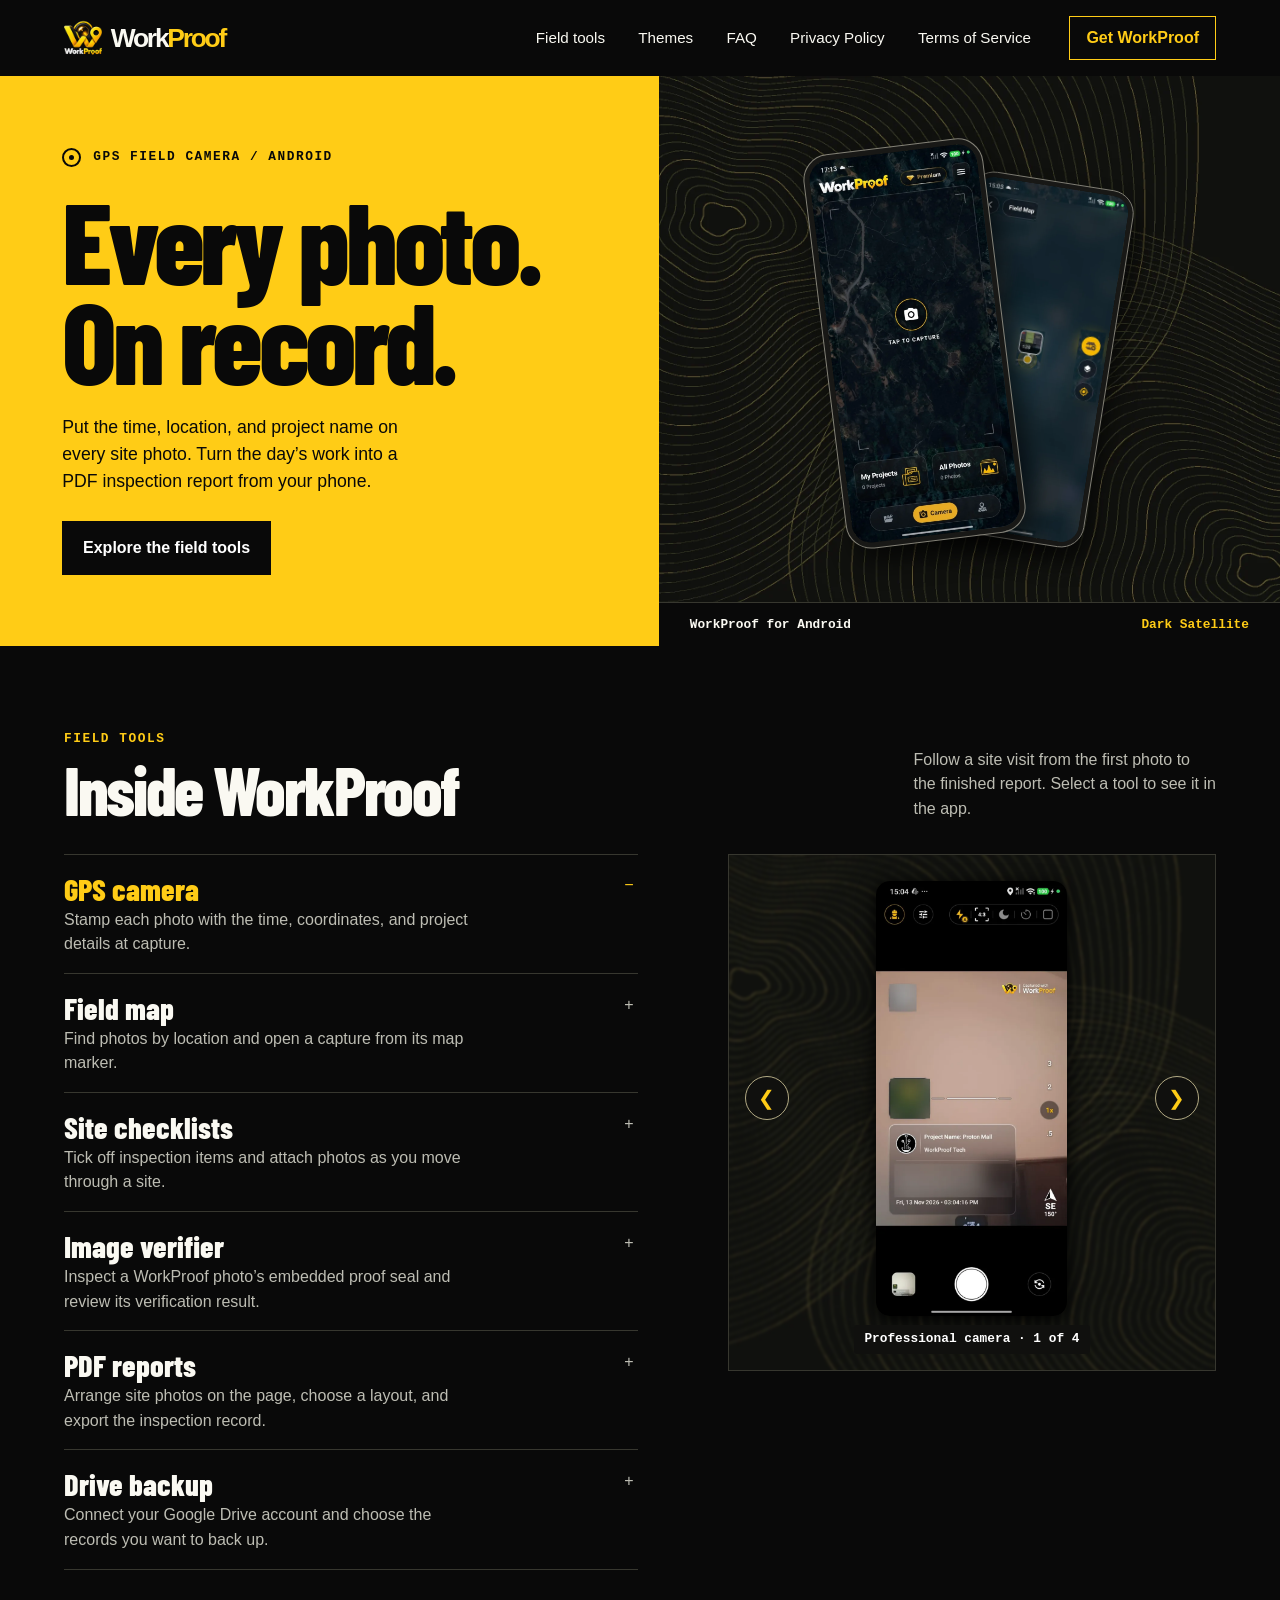
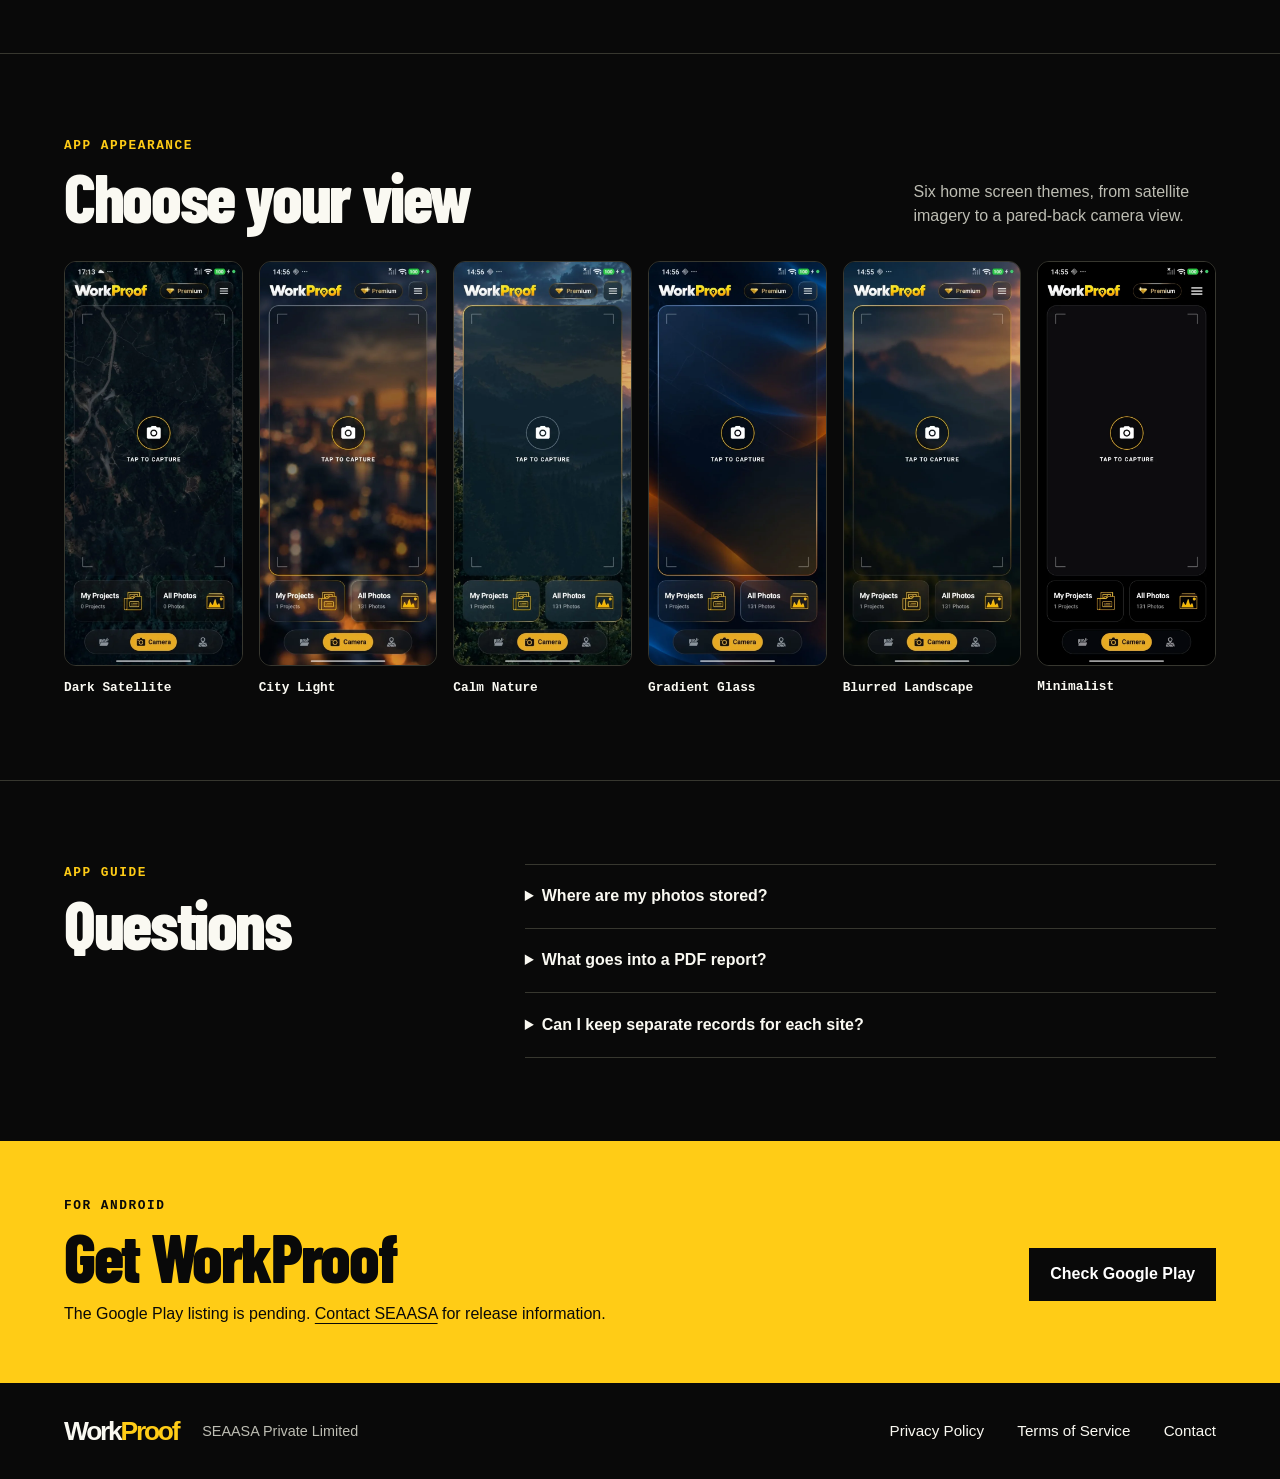
<file: index.html>
<!doctype html>
<html lang="en">
<head>
  <meta charset="utf-8">
  <meta name="viewport" content="width=device-width,initial-scale=1">
  <meta name="theme-color" content="#090909">
  <title>WorkProof | GPS field camera and inspection reports for Android</title>
  <meta name="description" content="Stamp site photos with GPS and time, track inspection checklists, and assemble PDF reports on Android with WorkProof.">
  <link rel="canonical" href="https://workproof.seaasa.com/">
  <meta property="og:title" content="WorkProof | Field photography for Android">
  <meta property="og:description" content="A record of what you saw, where you stood, and when you were there.">
  <meta property="og:image" content="https://workproof.seaasa.com/assets/images/logo-square.png">
  <link rel="icon" href="/favicon.ico"><link rel="manifest" href="/site.webmanifest">
  <link rel="preload" href="/assets/fonts/barlow-condensed-800.ttf" as="font" type="font/ttf" crossorigin>
  <link rel="stylesheet" href="/assets/css/field.css?v=gallery3">
  <script defer src="/assets/js/field.js?v=gallery3"></script>
</head>
<body>
<a class="skip" href="#main">Skip to content</a>
<header class="mast"><div class="wrap bar">
  <a class="brand" href="/" aria-label="WorkProof home"><img src="/assets/images/android-chrome-192x192.png" alt="">Work<span>Proof</span></a>
  <nav aria-label="Main navigation"><a href="#features">Field tools</a><a href="#themes">Themes</a><a href="#faq">FAQ</a><a class="legal-link" href="/privacy.html">Privacy Policy</a><a class="legal-link" href="/terms.html">Terms of Service</a></nav>
  <a class="nav-action" href="#download">Get WorkProof</a>
</div></header>
<main id="main">
<section class="hero">
  <div class="lead">
    <p class="kicker"><span class="target" aria-hidden="true"></span> GPS field camera / Android</p>
    <h1>Every photo.<br>On record.</h1>
    <p class="intro">Put the time, location, and project name on every site photo. Turn the day’s work into a PDF inspection report from your phone.</p>
    <a class="button" href="#features">Explore the field tools</a>
  </div>
  <figure class="instrument">
    <div class="phones"><img class="rear" src="/assets/field/map.webp" alt="WorkProof field map"><img class="front" src="/assets/field/home.webp" alt="WorkProof capture screen with the Dark Satellite theme"></div>
    <figcaption>WorkProof for Android <span>Dark Satellite</span></figcaption>
  </figure>
</section>
<section class="wrap tools" id="features">
  <div class="section-heading"><div><p class="kicker">Field tools</p><h2>Inside WorkProof</h2></div><p>Follow a site visit from the first photo to the finished report. Select a tool to see it in the app.</p></div>
  <div class="tour" id="screenshots"><div class="choices">
<div id="capture" class="tool"><button type="button" aria-pressed="true" aria-controls="feature-viewer"><strong>GPS camera</strong><span>Stamp each photo with the time, coordinates, and project details at capture.</span></button></div>
<div id="fieldmap" class="tool"><button type="button" aria-pressed="false" aria-controls="feature-viewer"><strong>Field map</strong><span>Find photos by location and open a capture from its map marker.</span></button></div>
<div id="checklists" class="tool"><button type="button" aria-pressed="false" aria-controls="feature-viewer"><strong>Site checklists</strong><span>Tick off inspection items and attach photos as you move through a site.</span></button></div>
<div id="verifier" class="tool"><button type="button" aria-pressed="false" aria-controls="feature-viewer"><strong>Image verifier</strong><span>Inspect a WorkProof photo’s embedded proof seal and review its verification result.</span></button></div>
<div id="reports" class="tool"><button type="button" aria-pressed="false" aria-controls="feature-viewer"><strong>PDF reports</strong><span>Arrange site photos on the page, choose a layout, and export the inspection record.</span></button></div>
<div id="backup" class="tool"><button type="button" aria-pressed="false" aria-controls="feature-viewer"><strong>Drive backup</strong><span>Connect your Google Drive account and choose the records you want to back up.</span></button></div>
  </div><figure class="viewer" id="feature-viewer" aria-label="Feature screenshots">
    <div class="slide-stage">
      <button type="button" class="slide-arrow" id="previous-slide" aria-label="Previous screenshot">&#10094;</button>
      <img id="view-image" src="/assets/field/camera.webp" alt="Professional camera" loading="lazy">
      <button type="button" class="slide-arrow" id="next-slide" aria-label="Next screenshot">&#10095;</button>
    </div>
    <figcaption id="view-caption" aria-live="polite" aria-atomic="true">Professional camera · 1 of 4</figcaption>
  </figure></div>
</section>
<section class="themes" id="themes"><div class="wrap"><div class="section-heading"><div><p class="kicker">App appearance</p><h2>Choose your view</h2></div><p>Six home screen themes, from satellite imagery to a pared-back camera view.</p></div>
<div class="samples">
<figure><img src="/assets/field/home.webp" alt="Dark Satellite home screen" loading="lazy"><figcaption>Dark Satellite</figcaption></figure>
<figure><img src="/assets/field/city.webp" alt="City Light home screen" loading="lazy"><figcaption>City Light</figcaption></figure>
<figure><img src="/assets/field/nature.webp" alt="Calm Nature home screen" loading="lazy"><figcaption>Calm Nature</figcaption></figure>
<figure><img src="/assets/field/glass.webp" alt="Gradient Glass home screen" loading="lazy"><figcaption>Gradient Glass</figcaption></figure>
<figure><img src="/assets/field/landscape.webp" alt="Blurred Landscape home screen" loading="lazy"><figcaption>Blurred Landscape</figcaption></figure>
<figure><img src="/assets/field/minimal.webp" alt="Minimalist home screen" loading="lazy"><figcaption>Minimalist</figcaption></figure>
</div></div></section>
<section class="wrap faq" id="faq"><div><p class="kicker">App guide</p><h2>Questions</h2></div><div>
<details><summary>Where are my photos stored?</summary><p>WorkProof keeps your captures on your device. You can connect your Google Drive account to back up or share selected work. Read the <a href="/privacy.html">privacy policy</a> for details.</p></details>
<details><summary>What goes into a PDF report?</summary><p>Select photos from a site visit and arrange them in the report editor. You can choose the page layout and include a declaration before exporting.</p></details>
<details><summary>Can I keep separate records for each site?</summary><p>Yes. Organize photos by project and site ID, and use the field map to revisit the location of a capture.</p></details></div></section>
<section class="access" id="download"><div class="wrap access-inner"><div><p class="kicker">For Android</p><h2>Get WorkProof</h2><p>The Google Play listing is pending. <a href="mailto:connect@seaasa.com">Contact SEAASA</a> for release information.</p></div><a class="button" href="https://play.google.com/store/apps/details?id=com.workproof.geotag.app">Check Google Play</a></div></section>
</main>
<footer class="wrap foot"><a class="brand" href="/">Work<span>Proof</span></a><span>SEAASA Private Limited</span><nav aria-label="Legal"><a href="/privacy.html">Privacy Policy</a><a href="/terms.html">Terms of Service</a><a href="mailto:connect@seaasa.com">Contact</a></nav></footer>
</body></html>
</file>
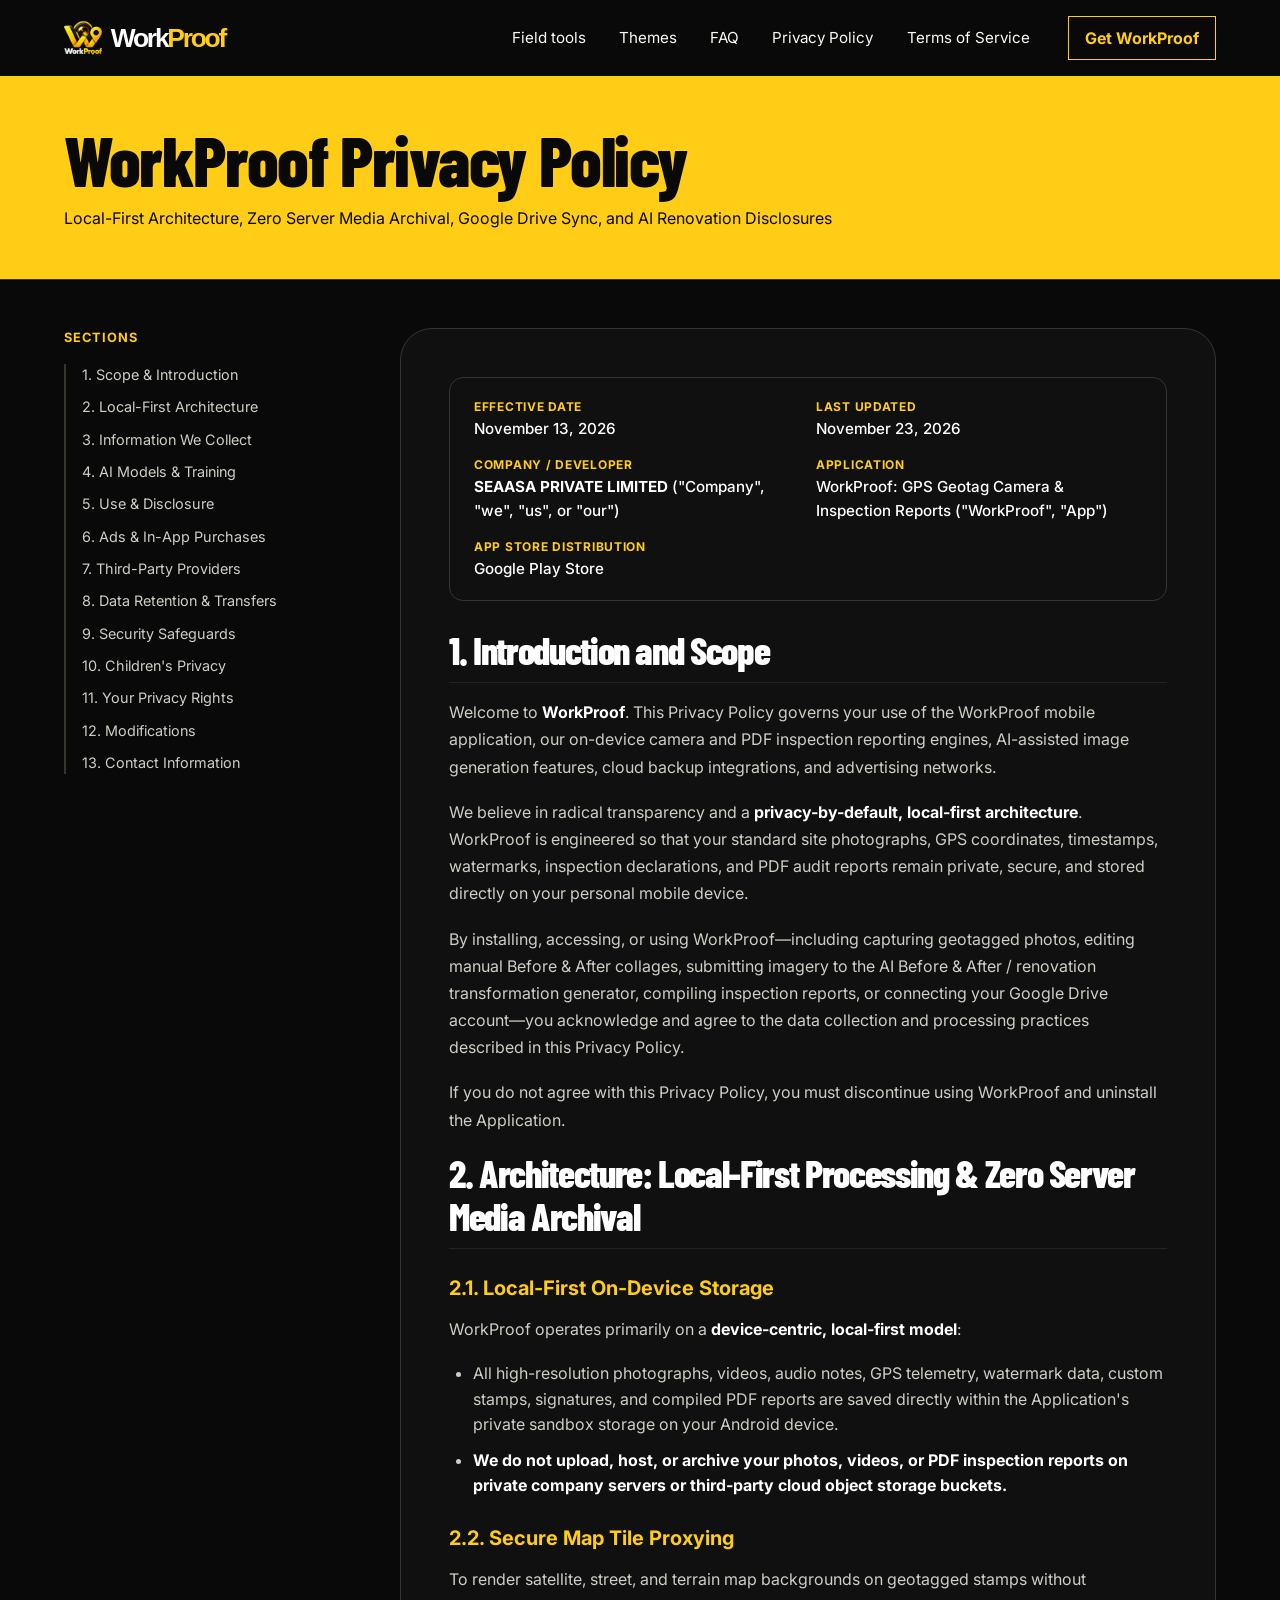
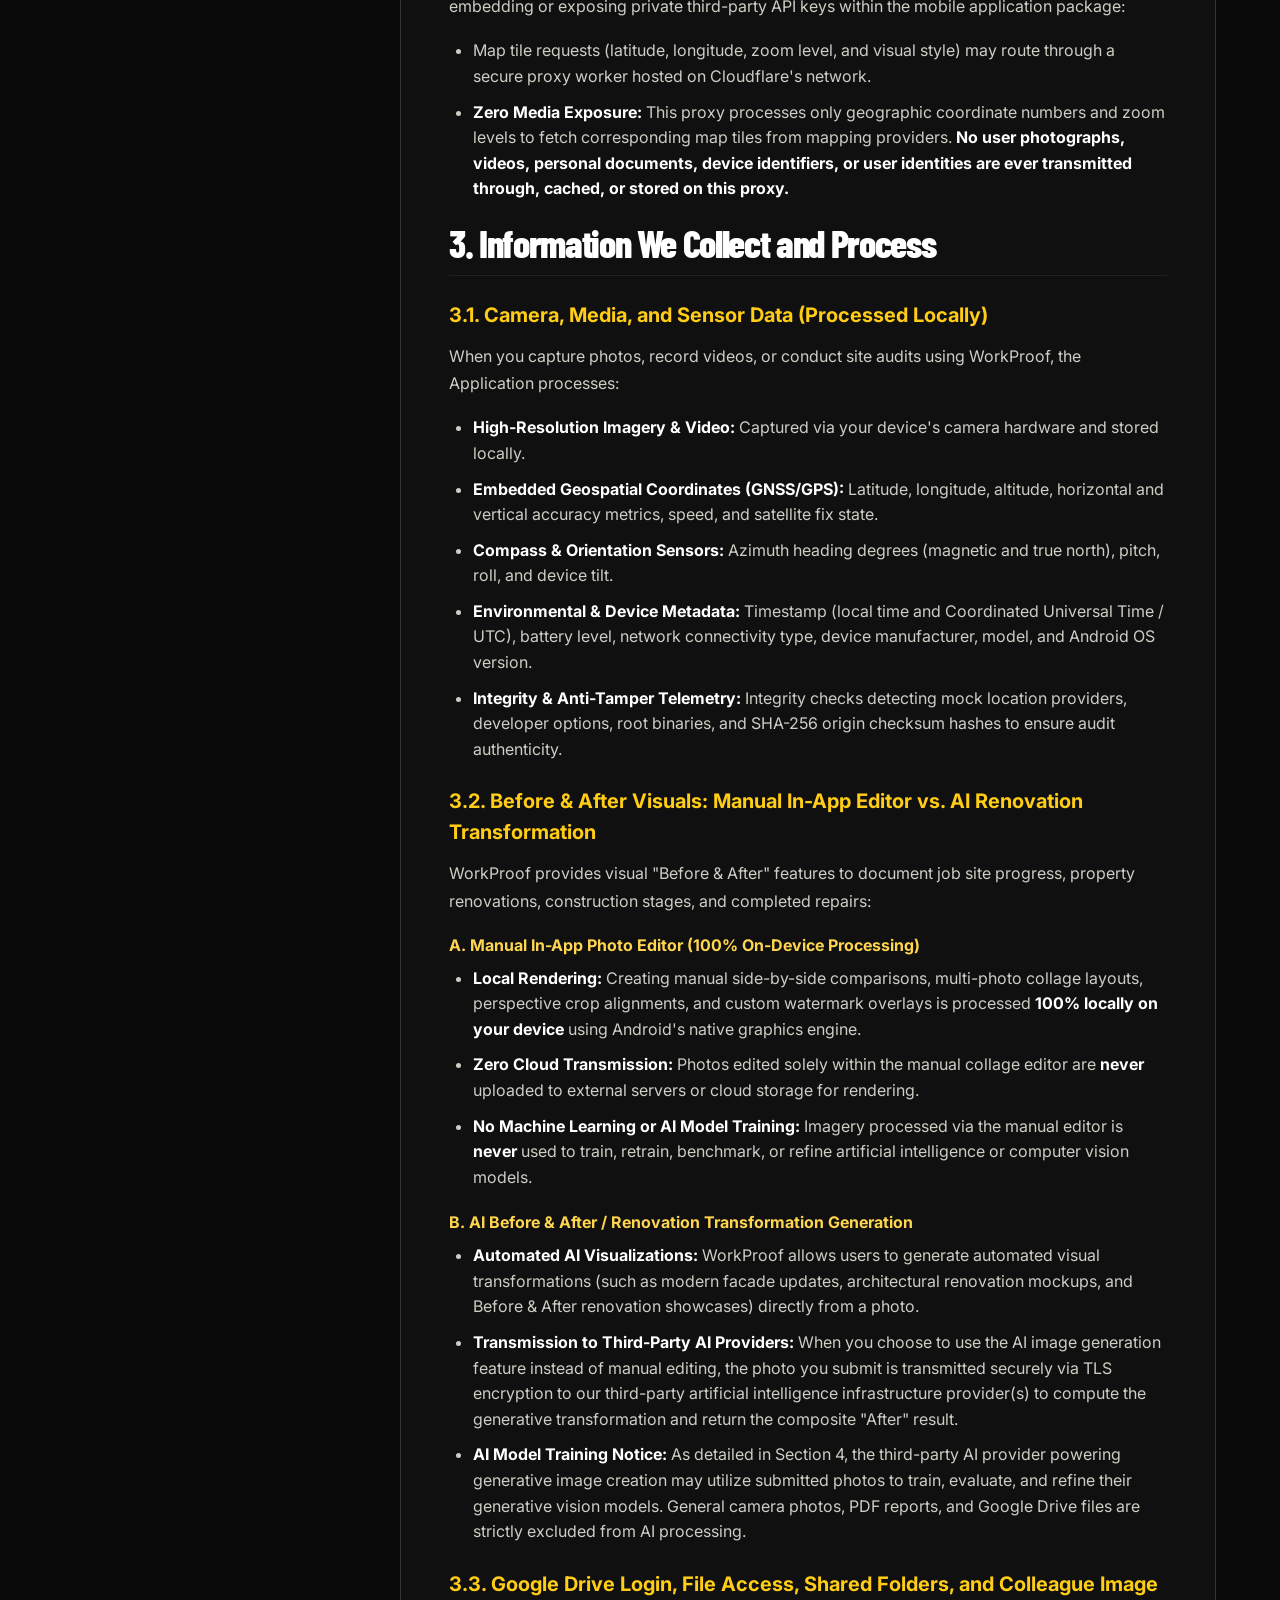
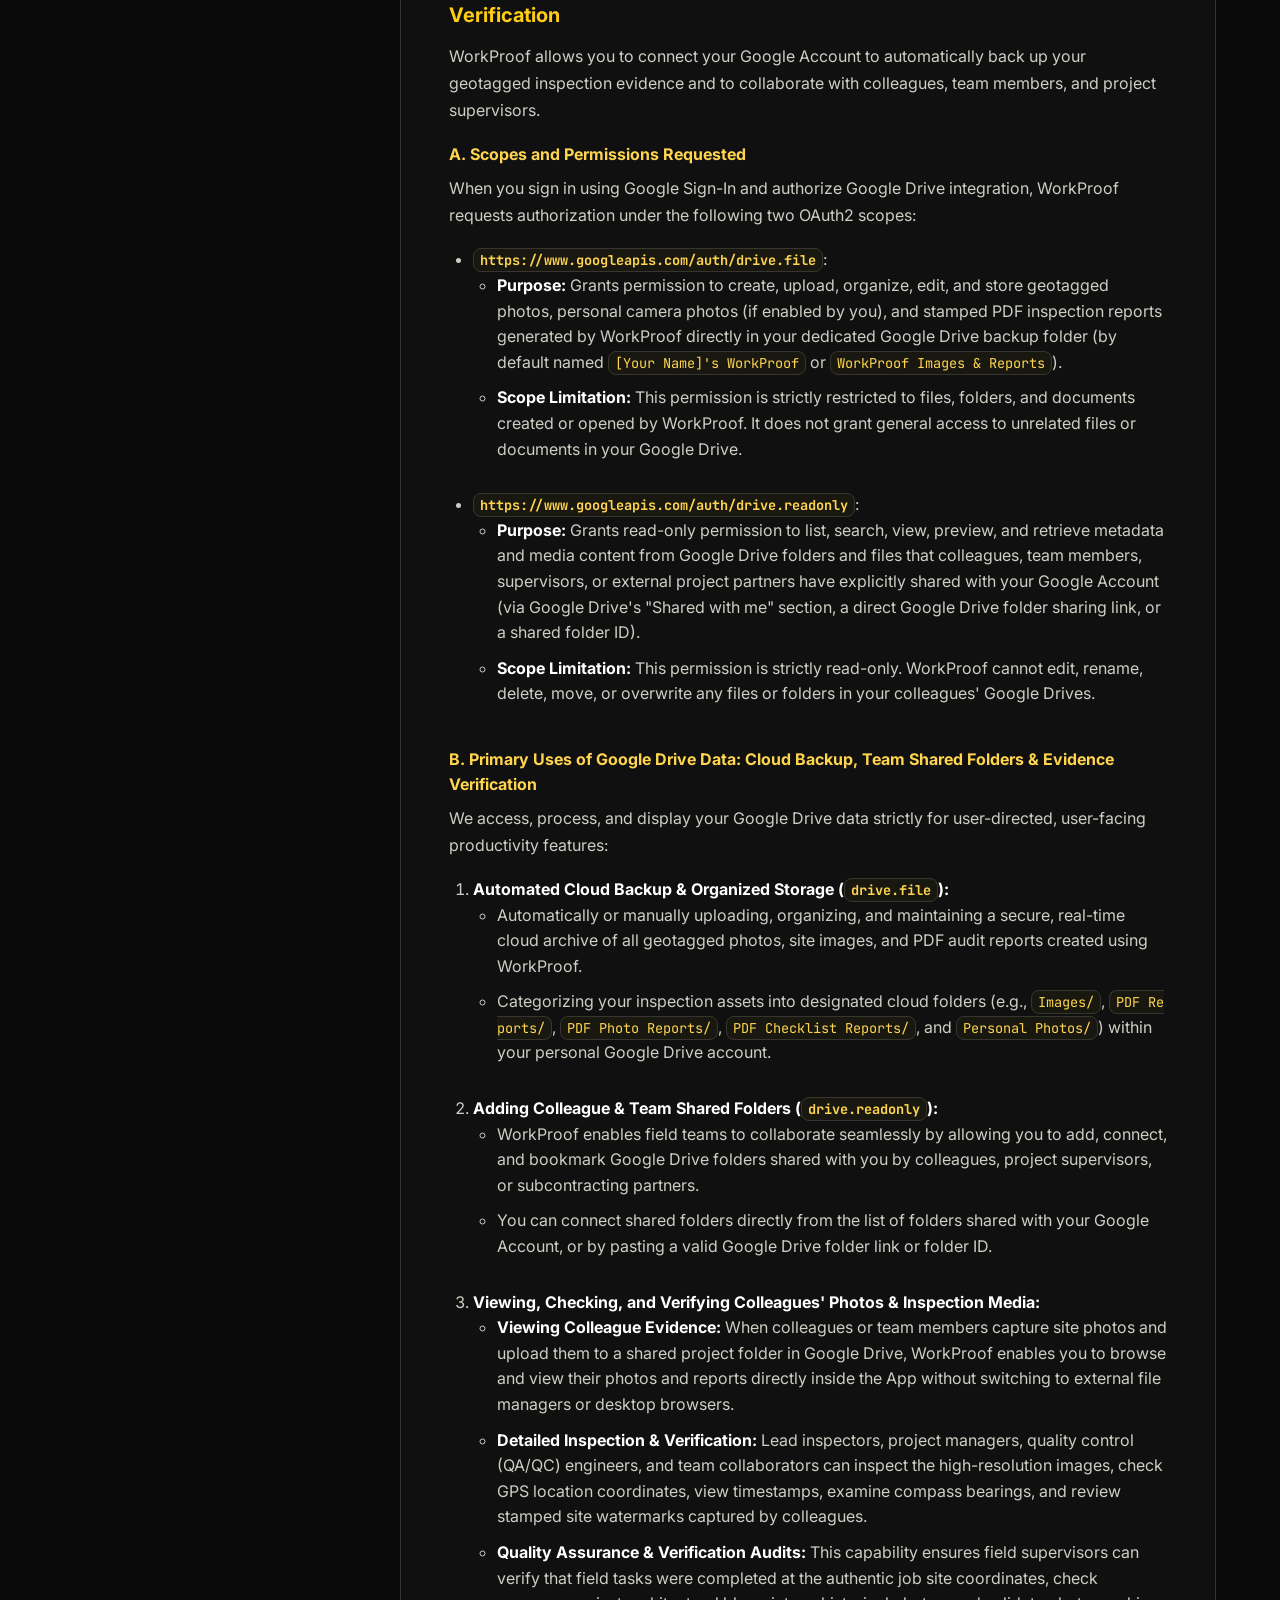
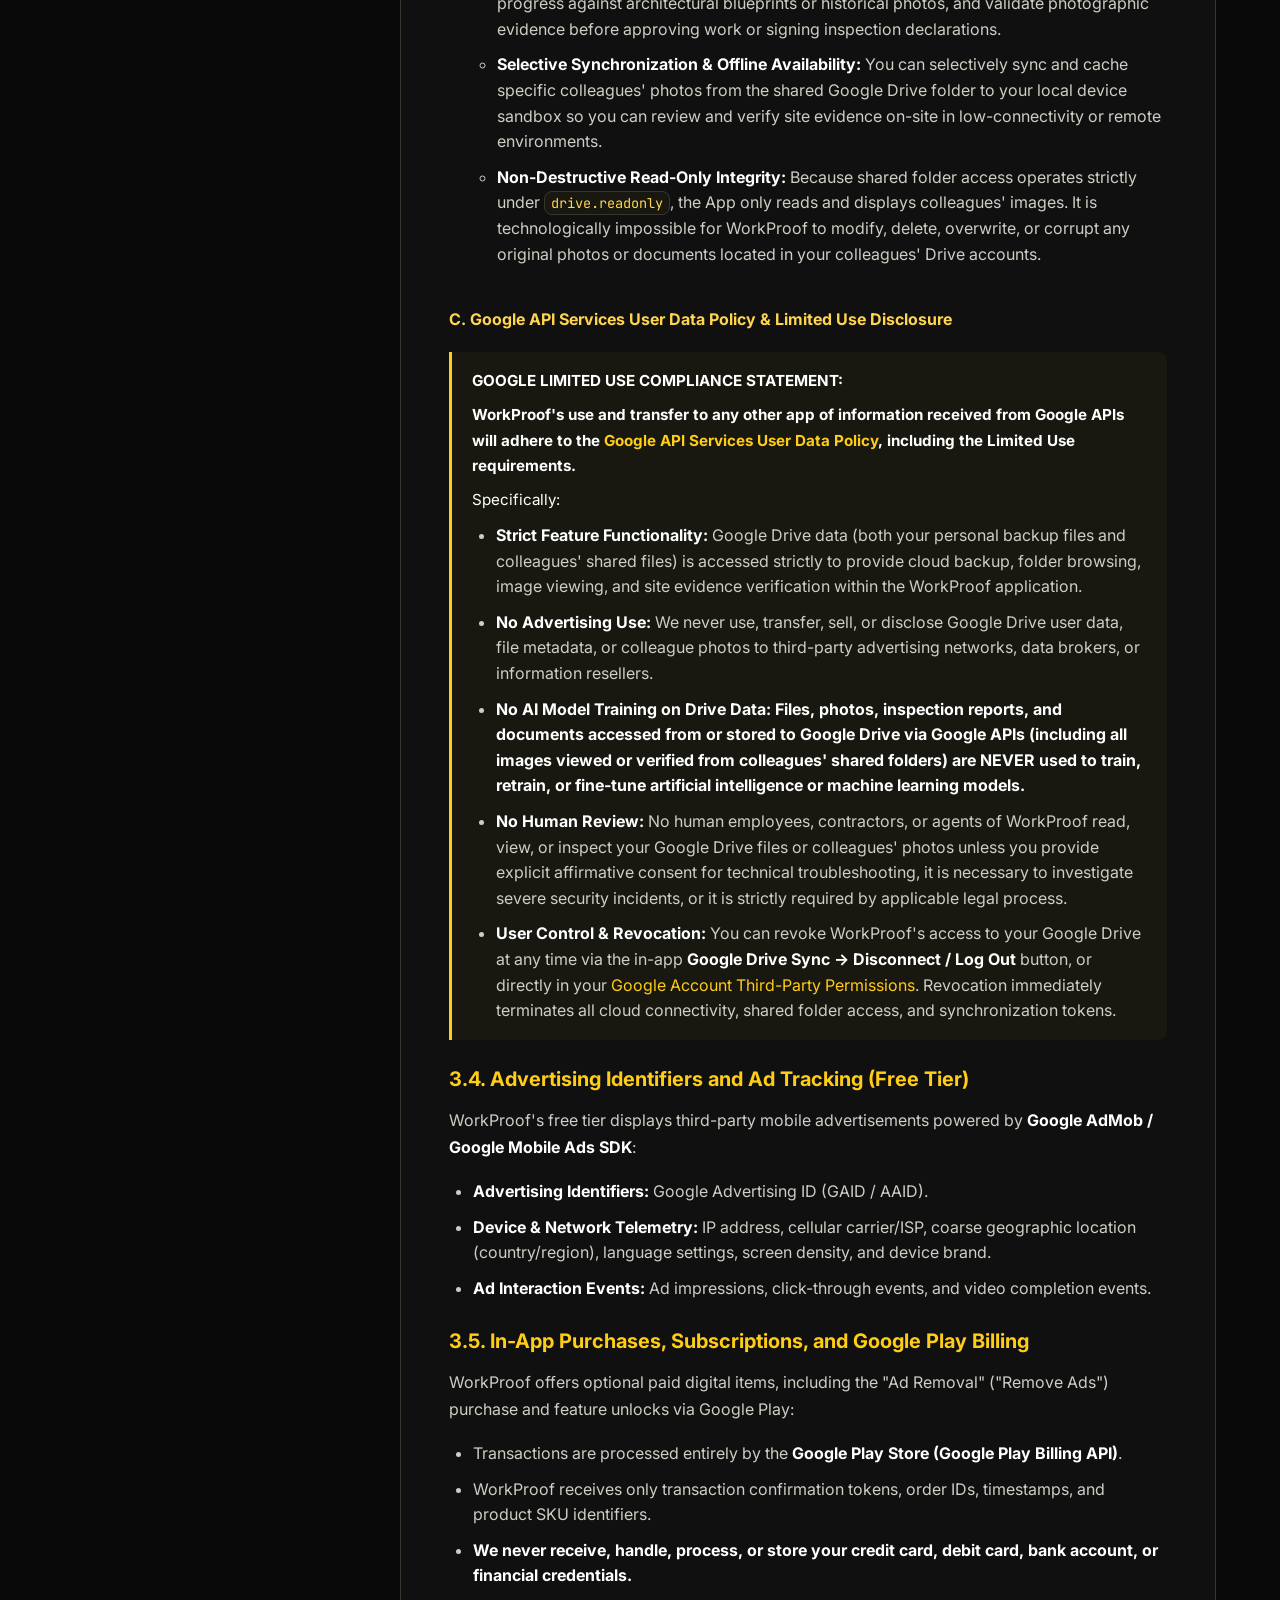
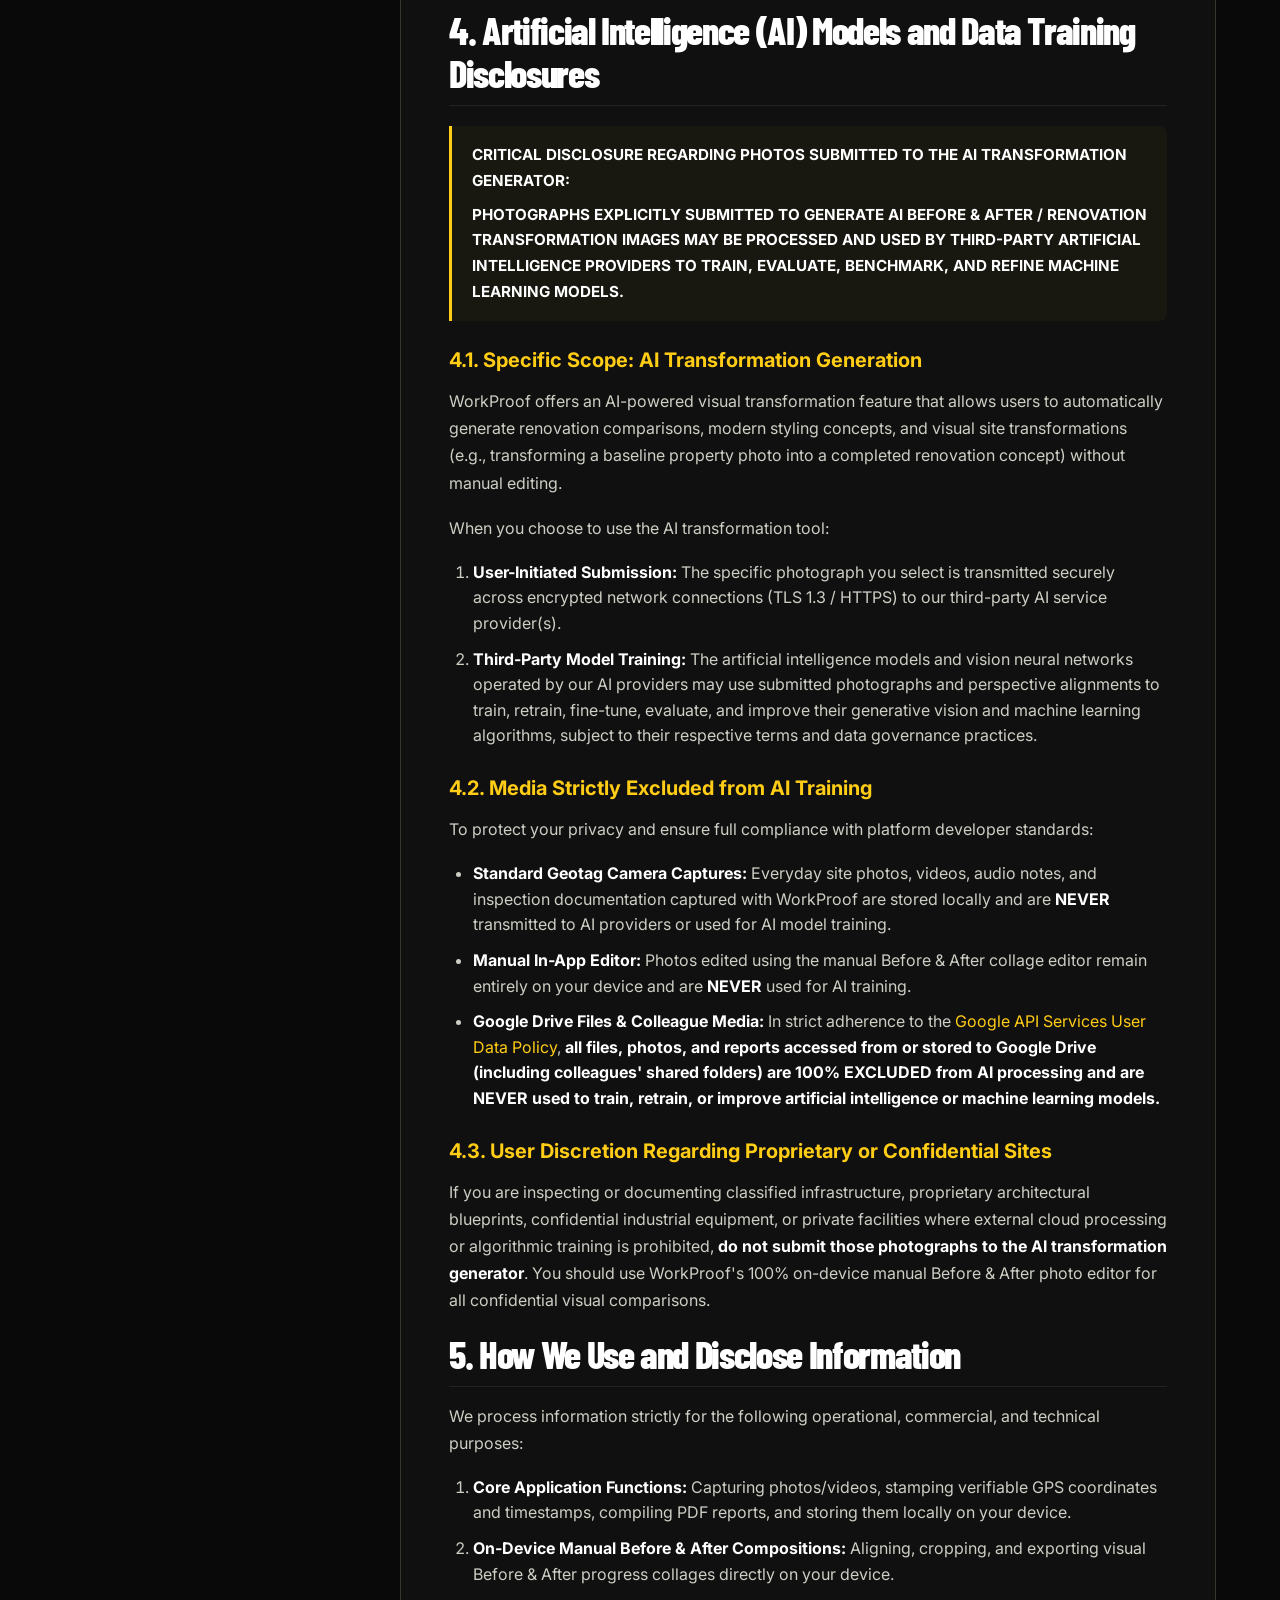
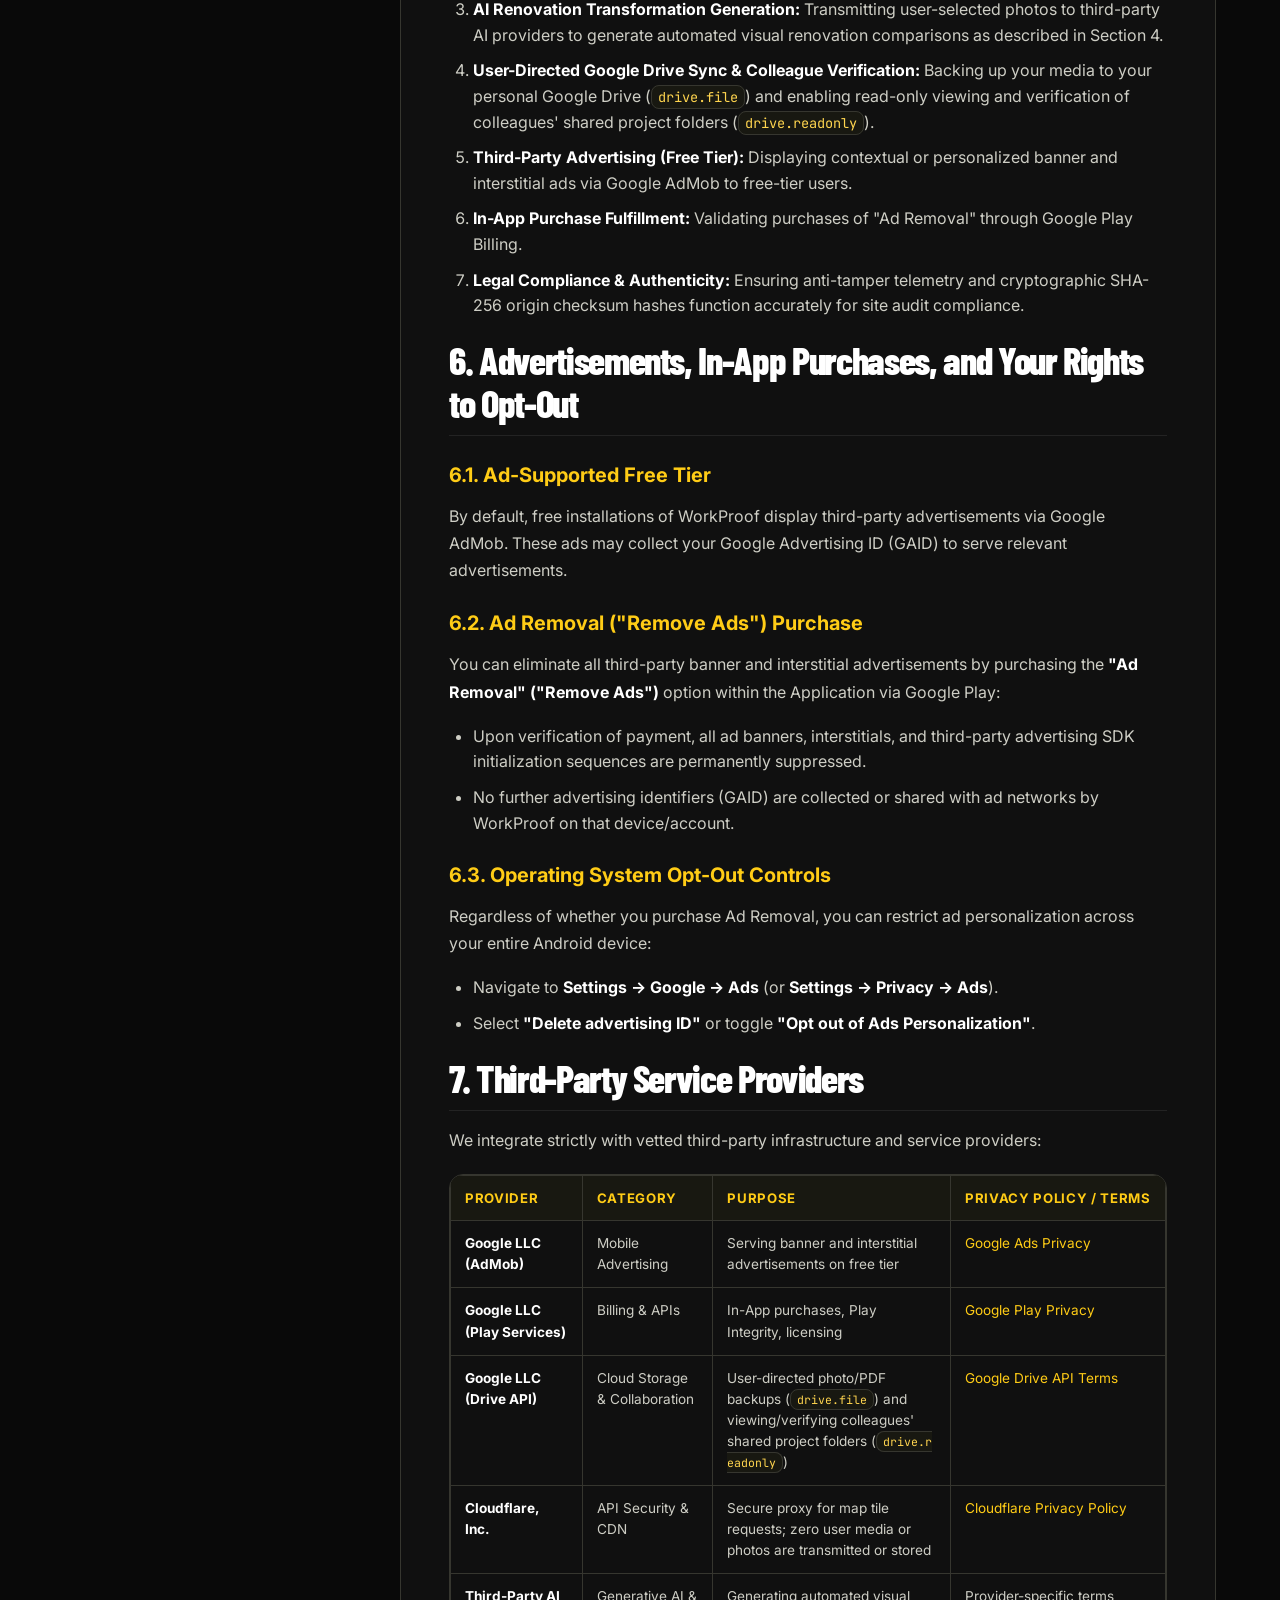
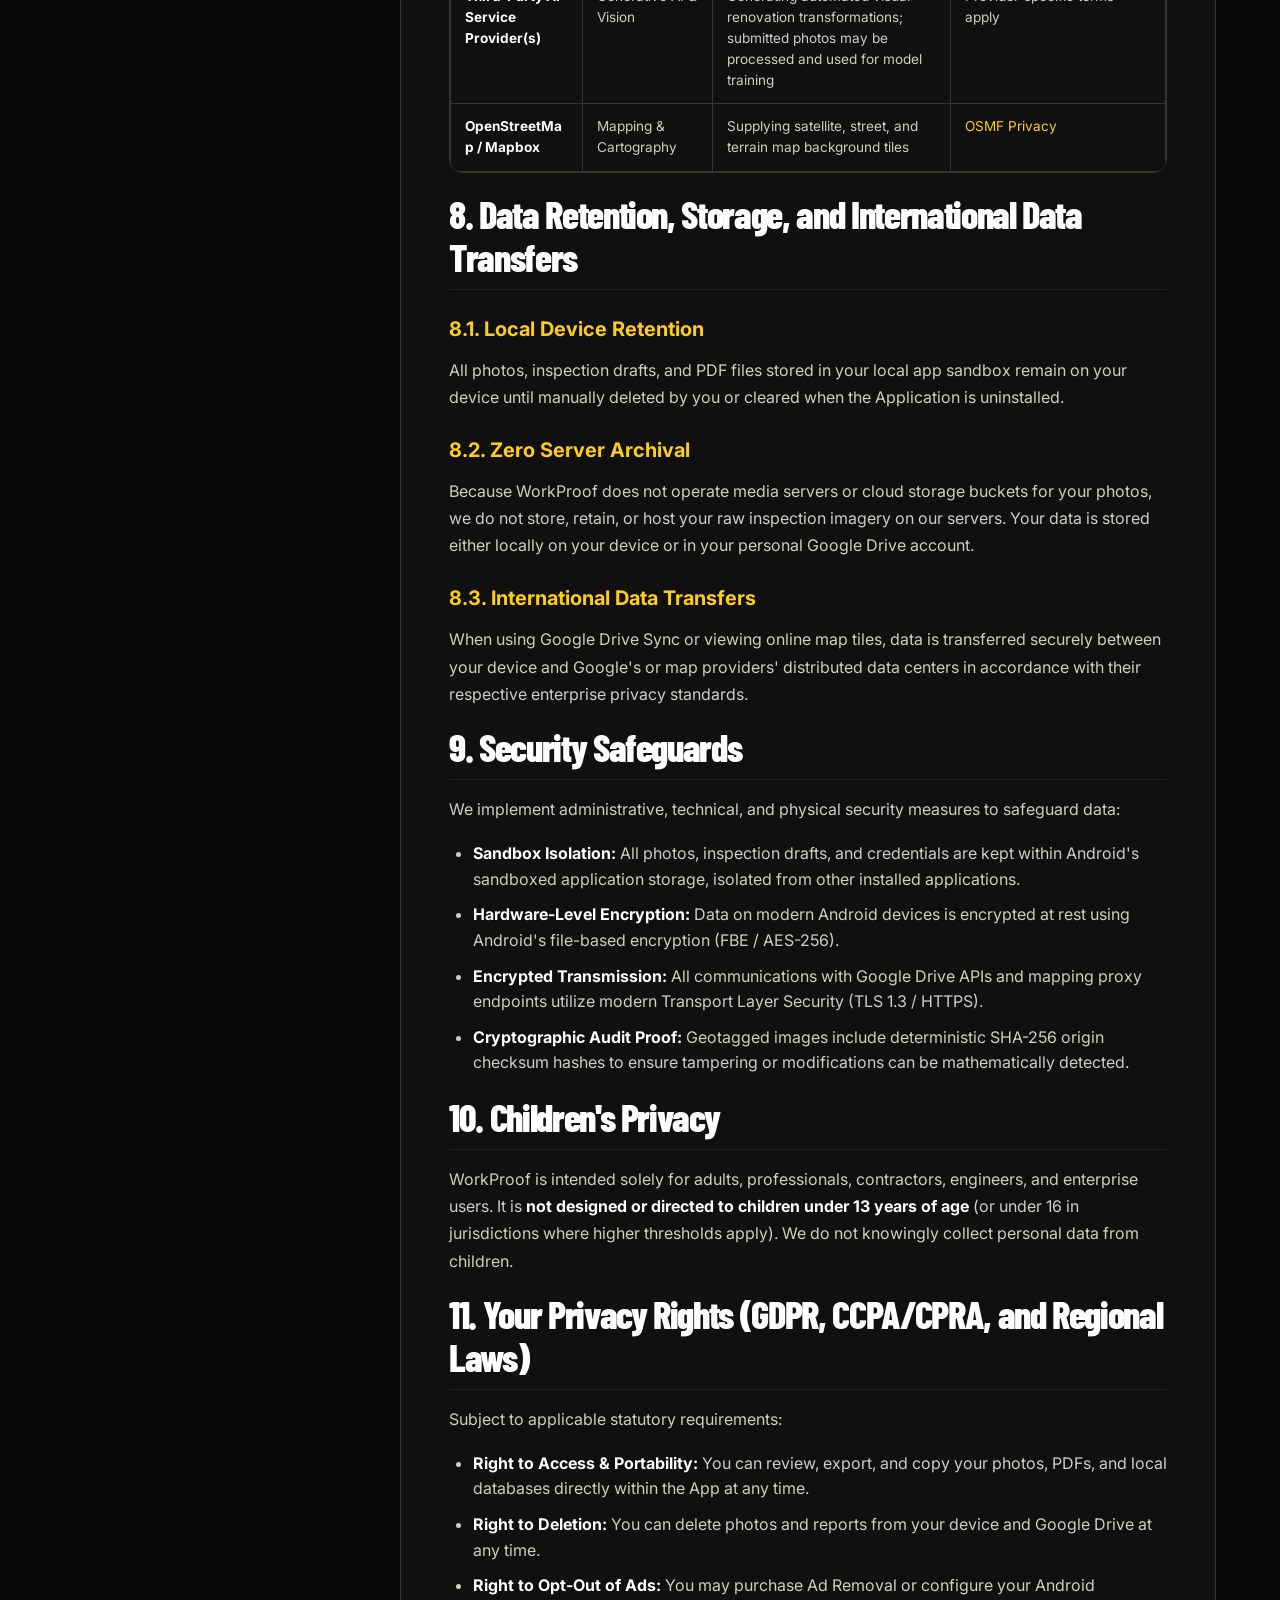
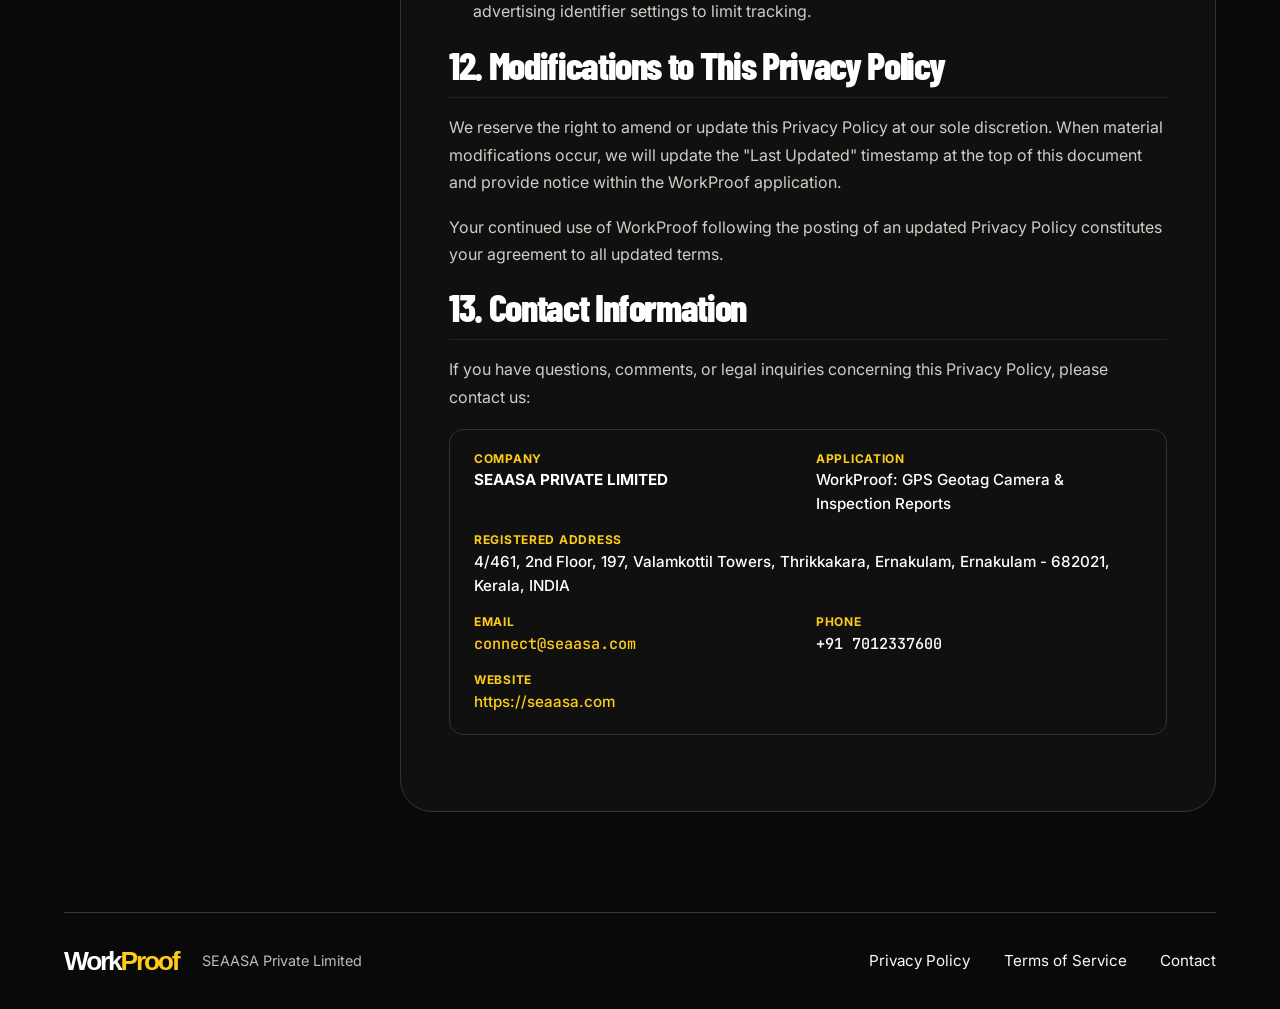
<file: privacy/index.html>
<!DOCTYPE html>
<html lang="en">
<head>
  <meta charset="UTF-8">
  <meta name="viewport" content="width=device-width, initial-scale=1.0, viewport-fit=cover">
  <title>Privacy Policy | WorkProof - SEAASA PRIVATE LIMITED</title>
  
  <meta name="description" content="Official Privacy Policy for WorkProof: GPS Geotag Camera & Inspection Reports, published by SEAASA PRIVATE LIMITED. Privacy-by-default, local-first architecture.">
  <meta name="robots" content="index, follow">
  <meta name="theme-color" content="#f5b700">

  <!-- Open Graph -->
  <meta property="og:type" content="article">
  <meta property="og:url" content="https://workproof.seaasa.com/privacy.html">
  <link rel="canonical" href="https://workproof.seaasa.com/privacy.html">
  <meta property="og:title" content="WorkProof Privacy Policy - SEAASA PRIVATE LIMITED">
  <meta property="og:description" content="Privacy-by-default, local-first architecture, Google Drive sync, and AI model training disclosures.">
  <meta property="og:image" content="../assets/images/logo-square.png">

  <!-- Favicons -->
  <link rel="icon" type="image/x-icon" href="../favicon.ico">
  <link rel="icon" type="image/png" sizes="32x32" href="../assets/images/favicon-32x32.png">
  <link rel="apple-touch-icon" sizes="180x180" href="../assets/images/apple-touch-icon.png">

  <!-- Fonts & CSS -->
  <link rel="preconnect" href="https://fonts.googleapis.com">
  <link rel="preconnect" href="https://fonts.gstatic.com" crossorigin>
  <link href="https://fonts.googleapis.com/css2?family=Inter:wght@400;500;600;700;800;900&family=JetBrains+Mono:wght@400;600;700&display=swap" rel="stylesheet">
  <link rel="stylesheet" href="../assets/css/style.css">

  <style>
    .legal-meta-box {
      background: var(--bg-surface);
      border: 1px solid var(--border-card);
      border-radius: var(--radius-md);
      padding: 20px 24px;
      margin-bottom: 28px;
      display: grid;
      grid-template-columns: repeat(2, 1fr);
      gap: 16px;
    }
    .legal-meta-item {
      display: flex;
      flex-direction: column;
      min-width: 0;
    }
    .legal-meta-label {
      font-size: 0.75rem;
      text-transform: uppercase;
      letter-spacing: 0.06em;
      color: var(--yellow-primary);
      font-weight: 700;
    }
    .legal-meta-value {
      font-size: 0.95rem;
      color: var(--text-pure-white);
      font-weight: 500;
      overflow-wrap: break-word;
      word-break: break-word;
    }
    .legal-notice-block {
      background: var(--bg-surface-elevated);
      border-left: 3px solid var(--yellow-primary);
      padding: 16px 20px;
      margin: 20px 0;
      border-radius: 0 var(--radius-sm) var(--radius-sm) 0;
    }
    .legal-notice-block p {
      margin-bottom: 8px;
      font-size: 0.95rem;
      color: var(--text-pure-white);
    }
    .legal-notice-block p:last-child {
      margin-bottom: 0;
    }
    .legal-notice-block ul {
      margin-top: 10px;
      margin-bottom: 0;
    }
    .table-scroll-hint {
      display: none;
      font-size: 0.75rem;
      color: var(--yellow-primary);
      margin-bottom: 8px;
      font-weight: 600;
    }
    .table-container {
      width: 100%;
      max-width: 100%;
      overflow-x: auto;
      -webkit-overflow-scrolling: touch;
      margin: 20px 0;
      border: 1px solid var(--border-card);
      border-radius: var(--radius-md);
      background: var(--bg-surface);
      display: block;
    }
    .provider-table {
      width: 100%;
      min-width: 500px;
      border-collapse: collapse;
      margin: 0;
    }
    .provider-table th, .provider-table td {
      padding: 12px 14px;
      text-align: left;
      border: 1px solid var(--border-card);
      vertical-align: top;
      overflow-wrap: break-word;
      word-break: break-word;
    }
    .provider-table th {
      background: var(--bg-surface-elevated);
      color: var(--yellow-primary);
      font-size: 0.825rem;
      text-transform: uppercase;
      letter-spacing: 0.05em;
      white-space: nowrap;
    }
    .provider-table td {
      background: var(--bg-surface);
      font-size: 0.85rem;
      color: var(--text-silver);
    }
    .provider-table td strong {
      color: var(--text-pure-white);
    }
    @media (max-width: 680px) {
      .table-scroll-hint {
        display: block;
      }
      .legal-meta-box {
        grid-template-columns: 1fr;
        padding: 14px 14px;
        gap: 12px;
      }
      .provider-table {
        min-width: 480px;
      }
    }
  </style>
<link rel="stylesheet" href="/assets/css/field.css">
</head>
<body class="document">
<a class="skip" href="#main">Skip to content</a>
<header class="mast"><div class="wrap bar">
  <a class="brand" href="/" aria-label="WorkProof home"><img src="/assets/images/android-chrome-192x192.png" alt="">Work<span>Proof</span></a>
  <nav aria-label="Main navigation"><a href="/#features">Field tools</a><a href="/#themes">Themes</a><a href="/#faq">FAQ</a><a class="legal-link" href="/privacy.html">Privacy Policy</a><a class="legal-link" href="/terms.html">Terms of Service</a></nav>
  <a class="nav-action" href="/#download">Get WorkProof</a>
</div></header>
<main id="main">
    <!-- Page Header -->
    <div class="legal-header">
      <div class="container">
        <span class="section-tag">LEGAL & PRIVACY TRANSPARENCY</span>
        <h1 class="section-title">WorkProof Privacy Policy</h1>
        <p class="text-silver">Local-First Architecture, Zero Server Media Archival, Google Drive Sync, and AI Renovation Disclosures</p>
      </div>
    </div>

    <!-- Legal Content Grid -->
    <div class="container">
      <div class="legal-grid">
        <!-- Sidebar Navigation -->
        <aside class="legal-sidebar">
          <div class="legal-nav-title">Sections</div>
          <ul class="legal-nav-list">
            <li><a href="#section-1" class="legal-nav-link">1. Scope & Introduction</a></li>
            <li><a href="#section-2" class="legal-nav-link">2. Local-First Architecture</a></li>
            <li><a href="#section-3" class="legal-nav-link">3. Information We Collect</a></li>
            <li><a href="#section-4" class="legal-nav-link">4. AI Models & Training</a></li>
            <li><a href="#section-5" class="legal-nav-link">5. Use & Disclosure</a></li>
            <li><a href="#section-6" class="legal-nav-link">6. Ads & In-App Purchases</a></li>
            <li><a href="#section-7" class="legal-nav-link">7. Third-Party Providers</a></li>
            <li><a href="#section-8" class="legal-nav-link">8. Data Retention & Transfers</a></li>
            <li><a href="#section-9" class="legal-nav-link">9. Security Safeguards</a></li>
            <li><a href="#section-10" class="legal-nav-link">10. Children's Privacy</a></li>
            <li><a href="#section-11" class="legal-nav-link">11. Your Privacy Rights</a></li>
            <li><a href="#section-12" class="legal-nav-link">12. Modifications</a></li>
            <li><a href="#section-13" class="legal-nav-link">13. Contact Information</a></li>
          </ul>
        </aside>

        <!-- Main Body -->
        <article class="legal-body">
          <!-- Metadata Box -->
          <div class="legal-meta-box">
            <div class="legal-meta-item">
              <span class="legal-meta-label">Effective Date</span>
              <span class="legal-meta-value">November 13, 2026</span>
            </div>
            <div class="legal-meta-item">
              <span class="legal-meta-label">Last Updated</span>
              <span class="legal-meta-value">November 23, 2026</span>
            </div>
            <div class="legal-meta-item">
              <span class="legal-meta-label">Company / Developer</span>
              <span class="legal-meta-value"><strong>SEAASA PRIVATE LIMITED</strong> ("Company", "we", "us", or "our")</span>
            </div>
            <div class="legal-meta-item">
              <span class="legal-meta-label">Application</span>
              <span class="legal-meta-value">WorkProof: GPS Geotag Camera & Inspection Reports ("WorkProof", "App")</span>
            </div>
            <div class="legal-meta-item" style="grid-column: 1 / -1;">
              <span class="legal-meta-label">App Store Distribution</span>
              <span class="legal-meta-value">Google Play Store</span>
            </div>
          </div>

          <!-- Section 1 -->
          <section id="section-1">
            <h2>1. Introduction and Scope</h2>
            <p>
              Welcome to <strong>WorkProof</strong>. This Privacy Policy governs your use of the WorkProof mobile application, our on-device camera and PDF inspection reporting engines, AI-assisted image generation features, cloud backup integrations, and advertising networks.
            </p>
            <p>
              We believe in radical transparency and a <strong>privacy-by-default, local-first architecture</strong>. WorkProof is engineered so that your standard site photographs, GPS coordinates, timestamps, watermarks, inspection declarations, and PDF audit reports remain private, secure, and stored directly on your personal mobile device.
            </p>
            <p>
              By installing, accessing, or using WorkProof—including capturing geotagged photos, editing manual Before & After collages, submitting imagery to the AI Before & After / renovation transformation generator, compiling inspection reports, or connecting your Google Drive account—you acknowledge and agree to the data collection and processing practices described in this Privacy Policy.
            </p>
            <p>
              If you do not agree with this Privacy Policy, you must discontinue using WorkProof and uninstall the Application.
            </p>
          </section>

          <!-- Section 2 -->
          <section id="section-2">
            <h2>2. Architecture: Local-First Processing & Zero Server Media Archival</h2>

            <h3>2.1. Local-First On-Device Storage</h3>
            <p>WorkProof operates primarily on a <strong>device-centric, local-first model</strong>:</p>
            <ul>
              <li>All high-resolution photographs, videos, audio notes, GPS telemetry, watermark data, custom stamps, signatures, and compiled PDF reports are saved directly within the Application's private sandbox storage on your Android device.</li>
              <li><strong>We do not upload, host, or archive your photos, videos, or PDF inspection reports on private company servers or third-party cloud object storage buckets.</strong></li>
            </ul>

            <h3>2.2. Secure Map Tile Proxying</h3>
            <p>To render satellite, street, and terrain map backgrounds on geotagged stamps without embedding or exposing private third-party API keys within the mobile application package:</p>
            <ul>
              <li>Map tile requests (latitude, longitude, zoom level, and visual style) may route through a secure proxy worker hosted on Cloudflare's network.</li>
              <li><strong>Zero Media Exposure:</strong> This proxy processes only geographic coordinate numbers and zoom levels to fetch corresponding map tiles from mapping providers. <strong>No user photographs, videos, personal documents, device identifiers, or user identities are ever transmitted through, cached, or stored on this proxy.</strong></li>
            </ul>
          </section>

          <!-- Section 3 -->
          <section id="section-3">
            <h2>3. Information We Collect and Process</h2>

            <h3>3.1. Camera, Media, and Sensor Data (Processed Locally)</h3>
            <p>When you capture photos, record videos, or conduct site audits using WorkProof, the Application processes:</p>
            <ul>
              <li><strong>High-Resolution Imagery & Video:</strong> Captured via your device's camera hardware and stored locally.</li>
              <li><strong>Embedded Geospatial Coordinates (GNSS/GPS):</strong> Latitude, longitude, altitude, horizontal and vertical accuracy metrics, speed, and satellite fix state.</li>
              <li><strong>Compass & Orientation Sensors:</strong> Azimuth heading degrees (magnetic and true north), pitch, roll, and device tilt.</li>
              <li><strong>Environmental & Device Metadata:</strong> Timestamp (local time and Coordinated Universal Time / UTC), battery level, network connectivity type, device manufacturer, model, and Android OS version.</li>
              <li><strong>Integrity & Anti-Tamper Telemetry:</strong> Integrity checks detecting mock location providers, developer options, root binaries, and SHA-256 origin checksum hashes to ensure audit authenticity.</li>
            </ul>

            <h3>3.2. Before & After Visuals: Manual In-App Editor vs. AI Renovation Transformation</h3>
            <p>WorkProof provides visual "Before & After" features to document job site progress, property renovations, construction stages, and completed repairs:</p>

            <h4 style="color: var(--yellow-light); margin: 18px 0 8px 0;">A. Manual In-App Photo Editor (100% On-Device Processing)</h4>
            <ul>
              <li><strong>Local Rendering:</strong> Creating manual side-by-side comparisons, multi-photo collage layouts, perspective crop alignments, and custom watermark overlays is processed <strong>100% locally on your device</strong> using Android's native graphics engine.</li>
              <li><strong>Zero Cloud Transmission:</strong> Photos edited solely within the manual collage editor are <strong>never</strong> uploaded to external servers or cloud storage for rendering.</li>
              <li><strong>No Machine Learning or AI Model Training:</strong> Imagery processed via the manual editor is <strong>never</strong> used to train, retrain, benchmark, or refine artificial intelligence or computer vision models.</li>
            </ul>

            <h4 style="color: var(--yellow-light); margin: 18px 0 8px 0;">B. AI Before & After / Renovation Transformation Generation</h4>
            <ul>
              <li><strong>Automated AI Visualizations:</strong> WorkProof allows users to generate automated visual transformations (such as modern facade updates, architectural renovation mockups, and Before & After renovation showcases) directly from a photo.</li>
              <li><strong>Transmission to Third-Party AI Providers:</strong> When you choose to use the AI image generation feature instead of manual editing, the photo you submit is transmitted securely via TLS encryption to our third-party artificial intelligence infrastructure provider(s) to compute the generative transformation and return the composite "After" result.</li>
              <li><strong>AI Model Training Notice:</strong> As detailed in Section 4, the third-party AI provider powering generative image creation may utilize submitted photos to train, evaluate, and refine their generative vision models. General camera photos, PDF reports, and Google Drive files are strictly excluded from AI processing.</li>
            </ul>

            <h3>3.3. Google Drive Login, File Access, Shared Folders, and Colleague Image Verification</h3>
            <p>
              WorkProof allows you to connect your Google Account to automatically back up your geotagged inspection evidence and to collaborate with colleagues, team members, and project supervisors.
            </p>

            <h4 style="color: var(--yellow-light); margin: 18px 0 8px 0;">A. Scopes and Permissions Requested</h4>
            <p>When you sign in using Google Sign-In and authorize Google Drive integration, WorkProof requests authorization under the following two OAuth2 scopes:</p>
            <ul>
              <li>
                <strong><code>https://www.googleapis.com/auth/drive.file</code></strong>:
                <ul>
                  <li><strong>Purpose:</strong> Grants permission to create, upload, organize, edit, and store geotagged photos, personal camera photos (if enabled by you), and stamped PDF inspection reports generated by WorkProof directly in your dedicated Google Drive backup folder (by default named <code>[Your Name]'s WorkProof</code> or <code>WorkProof Images & Reports</code>).</li>
                  <li><strong>Scope Limitation:</strong> This permission is strictly restricted to files, folders, and documents created or opened by WorkProof. It does not grant general access to unrelated files or documents in your Google Drive.</li>
                </ul>
              </li>
              <li>
                <strong><code>https://www.googleapis.com/auth/drive.readonly</code></strong>:
                <ul>
                  <li><strong>Purpose:</strong> Grants read-only permission to list, search, view, preview, and retrieve metadata and media content from Google Drive folders and files that colleagues, team members, supervisors, or external project partners have explicitly shared with your Google Account (via Google Drive's "Shared with me" section, a direct Google Drive folder sharing link, or a shared folder ID).</li>
                  <li><strong>Scope Limitation:</strong> This permission is strictly read-only. WorkProof cannot edit, rename, delete, move, or overwrite any files or folders in your colleagues' Google Drives.</li>
                </ul>
              </li>
            </ul>

            <h4 style="color: var(--yellow-light); margin: 18px 0 8px 0;">B. Primary Uses of Google Drive Data: Cloud Backup, Team Shared Folders & Evidence Verification</h4>
            <p>We access, process, and display your Google Drive data strictly for user-directed, user-facing productivity features:</p>
            <ol>
              <li>
                <strong>Automated Cloud Backup & Organized Storage (<code>drive.file</code>):</strong>
                <ul>
                  <li>Automatically or manually uploading, organizing, and maintaining a secure, real-time cloud archive of all geotagged photos, site images, and PDF audit reports created using WorkProof.</li>
                  <li>Categorizing your inspection assets into designated cloud folders (e.g., <code>Images/</code>, <code>PDF Reports/</code>, <code>PDF Photo Reports/</code>, <code>PDF Checklist Reports/</code>, and <code>Personal Photos/</code>) within your personal Google Drive account.</li>
                </ul>
              </li>
              <li>
                <strong>Adding Colleague & Team Shared Folders (<code>drive.readonly</code>):</strong>
                <ul>
                  <li>WorkProof enables field teams to collaborate seamlessly by allowing you to add, connect, and bookmark Google Drive folders shared with you by colleagues, project supervisors, or subcontracting partners.</li>
                  <li>You can connect shared folders directly from the list of folders shared with your Google Account, or by pasting a valid Google Drive folder link or folder ID.</li>
                </ul>
              </li>
              <li>
                <strong>Viewing, Checking, and Verifying Colleagues' Photos & Inspection Media:</strong>
                <ul>
                  <li><strong>Viewing Colleague Evidence:</strong> When colleagues or team members capture site photos and upload them to a shared project folder in Google Drive, WorkProof enables you to browse and view their photos and reports directly inside the App without switching to external file managers or desktop browsers.</li>
                  <li><strong>Detailed Inspection & Verification:</strong> Lead inspectors, project managers, quality control (QA/QC) engineers, and team collaborators can inspect the high-resolution images, check GPS location coordinates, view timestamps, examine compass bearings, and review stamped site watermarks captured by colleagues.</li>
                  <li><strong>Quality Assurance & Verification Audits:</strong> This capability ensures field supervisors can verify that field tasks were completed at the authentic job site coordinates, check progress against architectural blueprints or historical photos, and validate photographic evidence before approving work or signing inspection declarations.</li>
                  <li><strong>Selective Synchronization & Offline Availability:</strong> You can selectively sync and cache specific colleagues' photos from the shared Google Drive folder to your local device sandbox so you can review and verify site evidence on-site in low-connectivity or remote environments.</li>
                  <li><strong>Non-Destructive Read-Only Integrity:</strong> Because shared folder access operates strictly under <code>drive.readonly</code>, the App only reads and displays colleagues' images. It is technologically impossible for WorkProof to modify, delete, overwrite, or corrupt any original photos or documents located in your colleagues' Drive accounts.</li>
                </ul>
              </li>
            </ol>

            <h4 style="color: var(--yellow-light); margin: 18px 0 8px 0;">C. Google API Services User Data Policy & Limited Use Disclosure</h4>
            <div class="legal-notice-block">
              <p><strong>GOOGLE LIMITED USE COMPLIANCE STATEMENT:</strong></p>
              <p>
                <strong>WorkProof's use and transfer to any other app of information received from Google APIs will adhere to the <a href="https://developers.google.com/terms/api-services-user-data-policy" target="_blank" rel="noopener noreferrer" class="text-yellow">Google API Services User Data Policy</a>, including the Limited Use requirements.</strong>
              </p>
              <p>Specifically:</p>
              <ul>
                <li><strong>Strict Feature Functionality:</strong> Google Drive data (both your personal backup files and colleagues' shared files) is accessed strictly to provide cloud backup, folder browsing, image viewing, and site evidence verification within the WorkProof application.</li>
                <li><strong>No Advertising Use:</strong> We never use, transfer, sell, or disclose Google Drive user data, file metadata, or colleague photos to third-party advertising networks, data brokers, or information resellers.</li>
                <li><strong>No AI Model Training on Drive Data:</strong> <strong>Files, photos, inspection reports, and documents accessed from or stored to Google Drive via Google APIs (including all images viewed or verified from colleagues' shared folders) are NEVER used to train, retrain, or fine-tune artificial intelligence or machine learning models.</strong></li>
                <li><strong>No Human Review:</strong> No human employees, contractors, or agents of WorkProof read, view, or inspect your Google Drive files or colleagues' photos unless you provide explicit affirmative consent for technical troubleshooting, it is necessary to investigate severe security incidents, or it is strictly required by applicable legal process.</li>
                <li><strong>User Control & Revocation:</strong> You can revoke WorkProof's access to your Google Drive at any time via the in-app <strong>Google Drive Sync &rarr; Disconnect / Log Out</strong> button, or directly in your <a href="https://myaccount.google.com/permissions" target="_blank" rel="noopener noreferrer" class="text-yellow">Google Account Third-Party Permissions</a>. Revocation immediately terminates all cloud connectivity, shared folder access, and synchronization tokens.</li>
              </ul>
            </div>

            <h3>3.4. Advertising Identifiers and Ad Tracking (Free Tier)</h3>
            <p>WorkProof's free tier displays third-party mobile advertisements powered by <strong>Google AdMob / Google Mobile Ads SDK</strong>:</p>
            <ul>
              <li><strong>Advertising Identifiers:</strong> Google Advertising ID (GAID / AAID).</li>
              <li><strong>Device & Network Telemetry:</strong> IP address, cellular carrier/ISP, coarse geographic location (country/region), language settings, screen density, and device brand.</li>
              <li><strong>Ad Interaction Events:</strong> Ad impressions, click-through events, and video completion events.</li>
            </ul>

            <h3>3.5. In-App Purchases, Subscriptions, and Google Play Billing</h3>
            <p>WorkProof offers optional paid digital items, including the "Ad Removal" ("Remove Ads") purchase and feature unlocks via Google Play:</p>
            <ul>
              <li>Transactions are processed entirely by the <strong>Google Play Store (Google Play Billing API)</strong>.</li>
              <li>WorkProof receives only transaction confirmation tokens, order IDs, timestamps, and product SKU identifiers.</li>
              <li><strong>We never receive, handle, process, or store your credit card, debit card, bank account, or financial credentials.</strong></li>
            </ul>
          </section>

          <!-- Section 4 -->
          <section id="section-4">
            <h2>4. Artificial Intelligence (AI) Models and Data Training Disclosures</h2>

            <div class="legal-notice-block">
              <p><strong>CRITICAL DISCLOSURE REGARDING PHOTOS SUBMITTED TO THE AI TRANSFORMATION GENERATOR:</strong></p>
              <p>
                <strong>PHOTOGRAPHS EXPLICITLY SUBMITTED TO GENERATE AI BEFORE & AFTER / RENOVATION TRANSFORMATION IMAGES MAY BE PROCESSED AND USED BY THIRD-PARTY ARTIFICIAL INTELLIGENCE PROVIDERS TO TRAIN, EVALUATE, BENCHMARK, AND REFINE MACHINE LEARNING MODELS.</strong>
              </p>
            </div>

            <h3>4.1. Specific Scope: AI Transformation Generation</h3>
            <p>
              WorkProof offers an AI-powered visual transformation feature that allows users to automatically generate renovation comparisons, modern styling concepts, and visual site transformations (e.g., transforming a baseline property photo into a completed renovation concept) without manual editing.
            </p>
            <p>When you choose to use the AI transformation tool:</p>
            <ol>
              <li><strong>User-Initiated Submission:</strong> The specific photograph you select is transmitted securely across encrypted network connections (TLS 1.3 / HTTPS) to our third-party AI service provider(s).</li>
              <li><strong>Third-Party Model Training:</strong> The artificial intelligence models and vision neural networks operated by our AI providers may use submitted photographs and perspective alignments to train, retrain, fine-tune, evaluate, and improve their generative vision and machine learning algorithms, subject to their respective terms and data governance practices.</li>
            </ol>

            <h3>4.2. Media Strictly Excluded from AI Training</h3>
            <p>To protect your privacy and ensure full compliance with platform developer standards:</p>
            <ul>
              <li><strong>Standard Geotag Camera Captures:</strong> Everyday site photos, videos, audio notes, and inspection documentation captured with WorkProof are stored locally and are <strong>NEVER</strong> transmitted to AI providers or used for AI model training.</li>
              <li><strong>Manual In-App Editor:</strong> Photos edited using the manual Before & After collage editor remain entirely on your device and are <strong>NEVER</strong> used for AI training.</li>
              <li><strong>Google Drive Files & Colleague Media:</strong> In strict adherence to the <a href="https://developers.google.com/terms/api-services-user-data-policy" target="_blank" rel="noopener noreferrer" class="text-yellow">Google API Services User Data Policy</a>, <strong>all files, photos, and reports accessed from or stored to Google Drive (including colleagues' shared folders) are 100% EXCLUDED from AI processing and are NEVER used to train, retrain, or improve artificial intelligence or machine learning models.</strong></li>
            </ul>

            <h3>4.3. User Discretion Regarding Proprietary or Confidential Sites</h3>
            <p>
              If you are inspecting or documenting classified infrastructure, proprietary architectural blueprints, confidential industrial equipment, or private facilities where external cloud processing or algorithmic training is prohibited, <strong>do not submit those photographs to the AI transformation generator</strong>. You should use WorkProof's 100% on-device manual Before & After photo editor for all confidential visual comparisons.
            </p>
          </section>

          <!-- Section 5 -->
          <section id="section-5">
            <h2>5. How We Use and Disclose Information</h2>
            <p>We process information strictly for the following operational, commercial, and technical purposes:</p>
            <ol>
              <li><strong>Core Application Functions:</strong> Capturing photos/videos, stamping verifiable GPS coordinates and timestamps, compiling PDF reports, and storing them locally on your device.</li>
              <li><strong>On-Device Manual Before & After Compositions:</strong> Aligning, cropping, and exporting visual Before & After progress collages directly on your device.</li>
              <li><strong>AI Renovation Transformation Generation:</strong> Transmitting user-selected photos to third-party AI providers to generate automated visual renovation comparisons as described in Section 4.</li>
              <li><strong>User-Directed Google Drive Sync & Colleague Verification:</strong> Backing up your media to your personal Google Drive (<code>drive.file</code>) and enabling read-only viewing and verification of colleagues' shared project folders (<code>drive.readonly</code>).</li>
              <li><strong>Third-Party Advertising (Free Tier):</strong> Displaying contextual or personalized banner and interstitial ads via Google AdMob to free-tier users.</li>
              <li><strong>In-App Purchase Fulfillment:</strong> Validating purchases of "Ad Removal" through Google Play Billing.</li>
              <li><strong>Legal Compliance & Authenticity:</strong> Ensuring anti-tamper telemetry and cryptographic SHA-256 origin checksum hashes function accurately for site audit compliance.</li>
            </ol>
          </section>

          <!-- Section 6 -->
          <section id="section-6">
            <h2>6. Advertisements, In-App Purchases, and Your Rights to Opt-Out</h2>

            <h3>6.1. Ad-Supported Free Tier</h3>
            <p>
              By default, free installations of WorkProof display third-party advertisements via Google AdMob. These ads may collect your Google Advertising ID (GAID) to serve relevant advertisements.
            </p>

            <h3>6.2. Ad Removal ("Remove Ads") Purchase</h3>
            <p>You can eliminate all third-party banner and interstitial advertisements by purchasing the <strong>"Ad Removal" ("Remove Ads")</strong> option within the Application via Google Play:</p>
            <ul>
              <li>Upon verification of payment, all ad banners, interstitials, and third-party advertising SDK initialization sequences are permanently suppressed.</li>
              <li>No further advertising identifiers (GAID) are collected or shared with ad networks by WorkProof on that device/account.</li>
            </ul>

            <h3>6.3. Operating System Opt-Out Controls</h3>
            <p>Regardless of whether you purchase Ad Removal, you can restrict ad personalization across your entire Android device:</p>
            <ul>
              <li>Navigate to <strong>Settings &rarr; Google &rarr; Ads</strong> (or <strong>Settings &rarr; Privacy &rarr; Ads</strong>).</li>
              <li>Select <strong>"Delete advertising ID"</strong> or toggle <strong>"Opt out of Ads Personalization"</strong>.</li>
            </ul>
          </section>

          <!-- Section 7 -->
          <section id="section-7">
            <h2>7. Third-Party Service Providers</h2>
            <p>We integrate strictly with vetted third-party infrastructure and service providers:</p>

            <div class="table-scroll-hint"><span>⇄ Swipe table horizontally to view all columns</span></div>
            <div class="table-container">
              <table class="provider-table">
                <thead>
                  <tr>
                    <th>Provider</th>
                    <th>Category</th>
                    <th>Purpose</th>
                    <th>Privacy Policy / Terms</th>
                  </tr>
                </thead>
                <tbody>
                  <tr>
                    <td><strong>Google LLC (AdMob)</strong></td>
                    <td>Mobile Advertising</td>
                    <td>Serving banner and interstitial advertisements on free tier</td>
                    <td><a href="https://policies.google.com/technologies/ads" target="_blank" rel="noopener noreferrer" class="text-yellow">Google Ads Privacy</a></td>
                  </tr>
                  <tr>
                    <td><strong>Google LLC (Play Services)</strong></td>
                    <td>Billing & APIs</td>
                    <td>In-App purchases, Play Integrity, licensing</td>
                    <td><a href="https://policies.google.com/privacy" target="_blank" rel="noopener noreferrer" class="text-yellow">Google Play Privacy</a></td>
                  </tr>
                  <tr>
                    <td><strong>Google LLC (Drive API)</strong></td>
                    <td>Cloud Storage & Collaboration</td>
                    <td>User-directed photo/PDF backups (<code>drive.file</code>) and viewing/verifying colleagues' shared project folders (<code>drive.readonly</code>)</td>
                    <td><a href="https://developers.google.com/drive/terms" target="_blank" rel="noopener noreferrer" class="text-yellow">Google Drive API Terms</a></td>
                  </tr>
                  <tr>
                    <td><strong>Cloudflare, Inc.</strong></td>
                    <td>API Security & CDN</td>
                    <td>Secure proxy for map tile requests; zero user media or photos are transmitted or stored</td>
                    <td><a href="https://www.cloudflare.com/privacypolicy/" target="_blank" rel="noopener noreferrer" class="text-yellow">Cloudflare Privacy Policy</a></td>
                  </tr>
                  <tr>
                    <td><strong>Third-Party AI Service Provider(s)</strong></td>
                    <td>Generative AI & Vision</td>
                    <td>Generating automated visual renovation transformations; submitted photos may be processed and used for model training</td>
                    <td>Provider-specific terms apply</td>
                  </tr>
                  <tr>
                    <td><strong>OpenStreetMap / Mapbox</strong></td>
                    <td>Mapping & Cartography</td>
                    <td>Supplying satellite, street, and terrain map background tiles</td>
                    <td><a href="https://wiki.osmfoundation.org/wiki/Privacy_Policy" target="_blank" rel="noopener noreferrer" class="text-yellow">OSMF Privacy</a></td>
                  </tr>
                </tbody>
              </table>
            </div>
          </section>

          <!-- Section 8 -->
          <section id="section-8">
            <h2>8. Data Retention, Storage, and International Data Transfers</h2>

            <h3>8.1. Local Device Retention</h3>
            <p>
              All photos, inspection drafts, and PDF files stored in your local app sandbox remain on your device until manually deleted by you or cleared when the Application is uninstalled.
            </p>

            <h3>8.2. Zero Server Archival</h3>
            <p>
              Because WorkProof does not operate media servers or cloud storage buckets for your photos, we do not store, retain, or host your raw inspection imagery on our servers. Your data is stored either locally on your device or in your personal Google Drive account.
            </p>

            <h3>8.3. International Data Transfers</h3>
            <p>
              When using Google Drive Sync or viewing online map tiles, data is transferred securely between your device and Google's or map providers' distributed data centers in accordance with their respective enterprise privacy standards.
            </p>
          </section>

          <!-- Section 9 -->
          <section id="section-9">
            <h2>9. Security Safeguards</h2>
            <p>We implement administrative, technical, and physical security measures to safeguard data:</p>
            <ul>
              <li><strong>Sandbox Isolation:</strong> All photos, inspection drafts, and credentials are kept within Android's sandboxed application storage, isolated from other installed applications.</li>
              <li><strong>Hardware-Level Encryption:</strong> Data on modern Android devices is encrypted at rest using Android's file-based encryption (FBE / AES-256).</li>
              <li><strong>Encrypted Transmission:</strong> All communications with Google Drive APIs and mapping proxy endpoints utilize modern Transport Layer Security (TLS 1.3 / HTTPS).</li>
              <li><strong>Cryptographic Audit Proof:</strong> Geotagged images include deterministic SHA-256 origin checksum hashes to ensure tampering or modifications can be mathematically detected.</li>
            </ul>
          </section>

          <!-- Section 10 -->
          <section id="section-10">
            <h2>10. Children's Privacy</h2>
            <p>
              WorkProof is intended solely for adults, professionals, contractors, engineers, and enterprise users. It is <strong>not designed or directed to children under 13 years of age</strong> (or under 16 in jurisdictions where higher thresholds apply). We do not knowingly collect personal data from children.
            </p>
          </section>

          <!-- Section 11 -->
          <section id="section-11">
            <h2>11. Your Privacy Rights (GDPR, CCPA/CPRA, and Regional Laws)</h2>
            <p>Subject to applicable statutory requirements:</p>
            <ul>
              <li><strong>Right to Access & Portability:</strong> You can review, export, and copy your photos, PDFs, and local databases directly within the App at any time.</li>
              <li><strong>Right to Deletion:</strong> You can delete photos and reports from your device and Google Drive at any time.</li>
              <li><strong>Right to Opt-Out of Ads:</strong> You may purchase Ad Removal or configure your Android advertising identifier settings to limit tracking.</li>
            </ul>
          </section>

          <!-- Section 12 -->
          <section id="section-12">
            <h2>12. Modifications to This Privacy Policy</h2>
            <p>
              We reserve the right to amend or update this Privacy Policy at our sole discretion. When material modifications occur, we will update the "Last Updated" timestamp at the top of this document and provide notice within the WorkProof application.
            </p>
            <p>
              Your continued use of WorkProof following the posting of an updated Privacy Policy constitutes your agreement to all updated terms.
            </p>
          </section>

          <!-- Section 13 -->
          <section id="section-13">
            <h2>13. Contact Information</h2>
            <p>If you have questions, comments, or legal inquiries concerning this Privacy Policy, please contact us:</p>

            <div class="legal-meta-box" style="margin-top: 16px;">
              <div class="legal-meta-item">
                <span class="legal-meta-label">Company</span>
                <span class="legal-meta-value"><strong>SEAASA PRIVATE LIMITED</strong></span>
              </div>
              <div class="legal-meta-item">
                <span class="legal-meta-label">Application</span>
                <span class="legal-meta-value">WorkProof: GPS Geotag Camera & Inspection Reports</span>
              </div>
              <div class="legal-meta-item" style="grid-column: 1 / -1;">
                <span class="legal-meta-label">Registered Address</span>
                <span class="legal-meta-value">4/461, 2nd Floor, 197, Valamkottil Towers, Thrikkakara, Ernakulam, Ernakulam - 682021, Kerala, INDIA</span>
              </div>
              <div class="legal-meta-item">
                <span class="legal-meta-label">Email</span>
                <span class="legal-meta-value"><a href="mailto:connect@seaasa.com" class="text-yellow font-mono">connect@seaasa.com</a></span>
              </div>
              <div class="legal-meta-item">
                <span class="legal-meta-label">Phone</span>
                <span class="legal-meta-value font-mono">+91 7012337600</span>
              </div>
              <div class="legal-meta-item" style="grid-column: 1 / -1;">
                <span class="legal-meta-label">Website</span>
                <span class="legal-meta-value"><a href="https://seaasa.com" target="_blank" rel="noopener noreferrer" class="text-yellow">https://seaasa.com</a></span>
              </div>
            </div>
          </section>
        </article>
      </div>
    </div>
  </main><footer class="wrap foot"><a class="brand" href="/">Work<span>Proof</span></a><span>SEAASA Private Limited</span><nav aria-label="Legal"><a href="/privacy.html">Privacy Policy</a><a href="/terms.html">Terms of Service</a><a href="mailto:connect@seaasa.com">Contact</a></nav></footer>
</body></html>
</file>
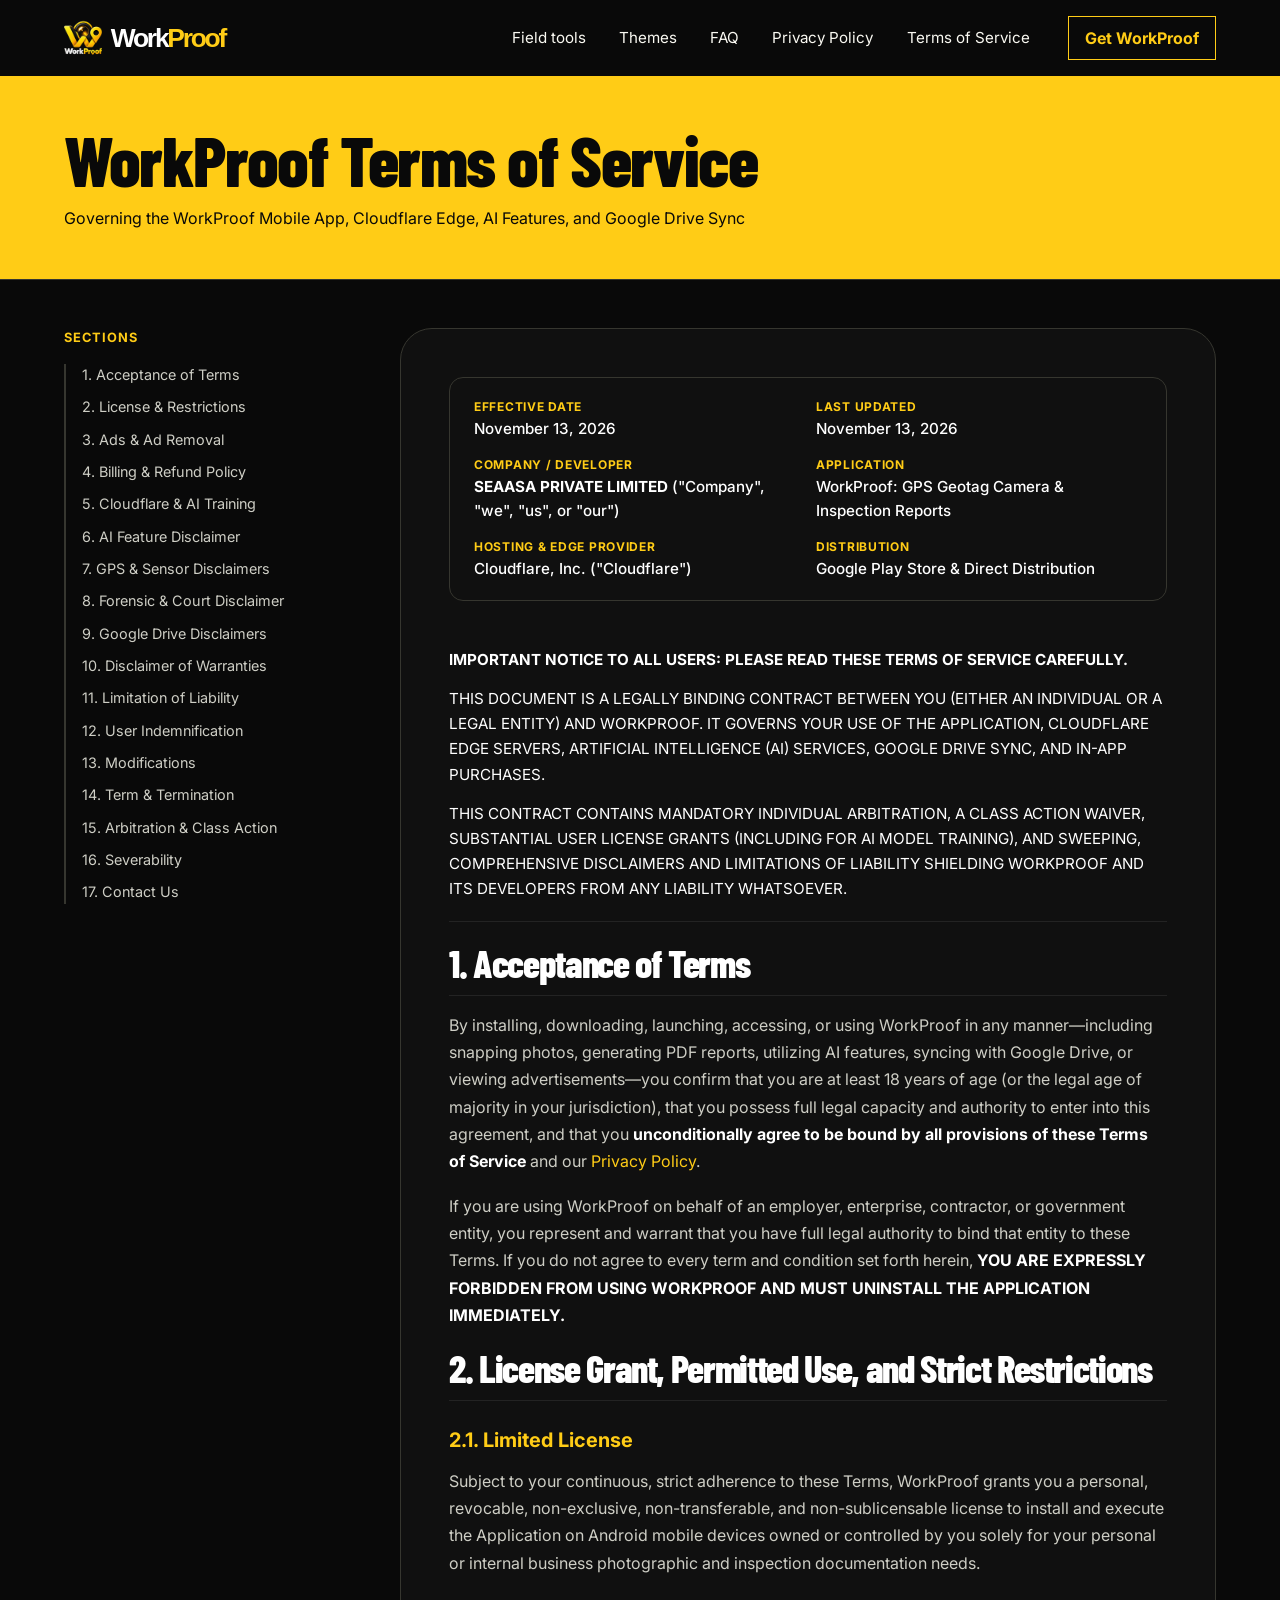
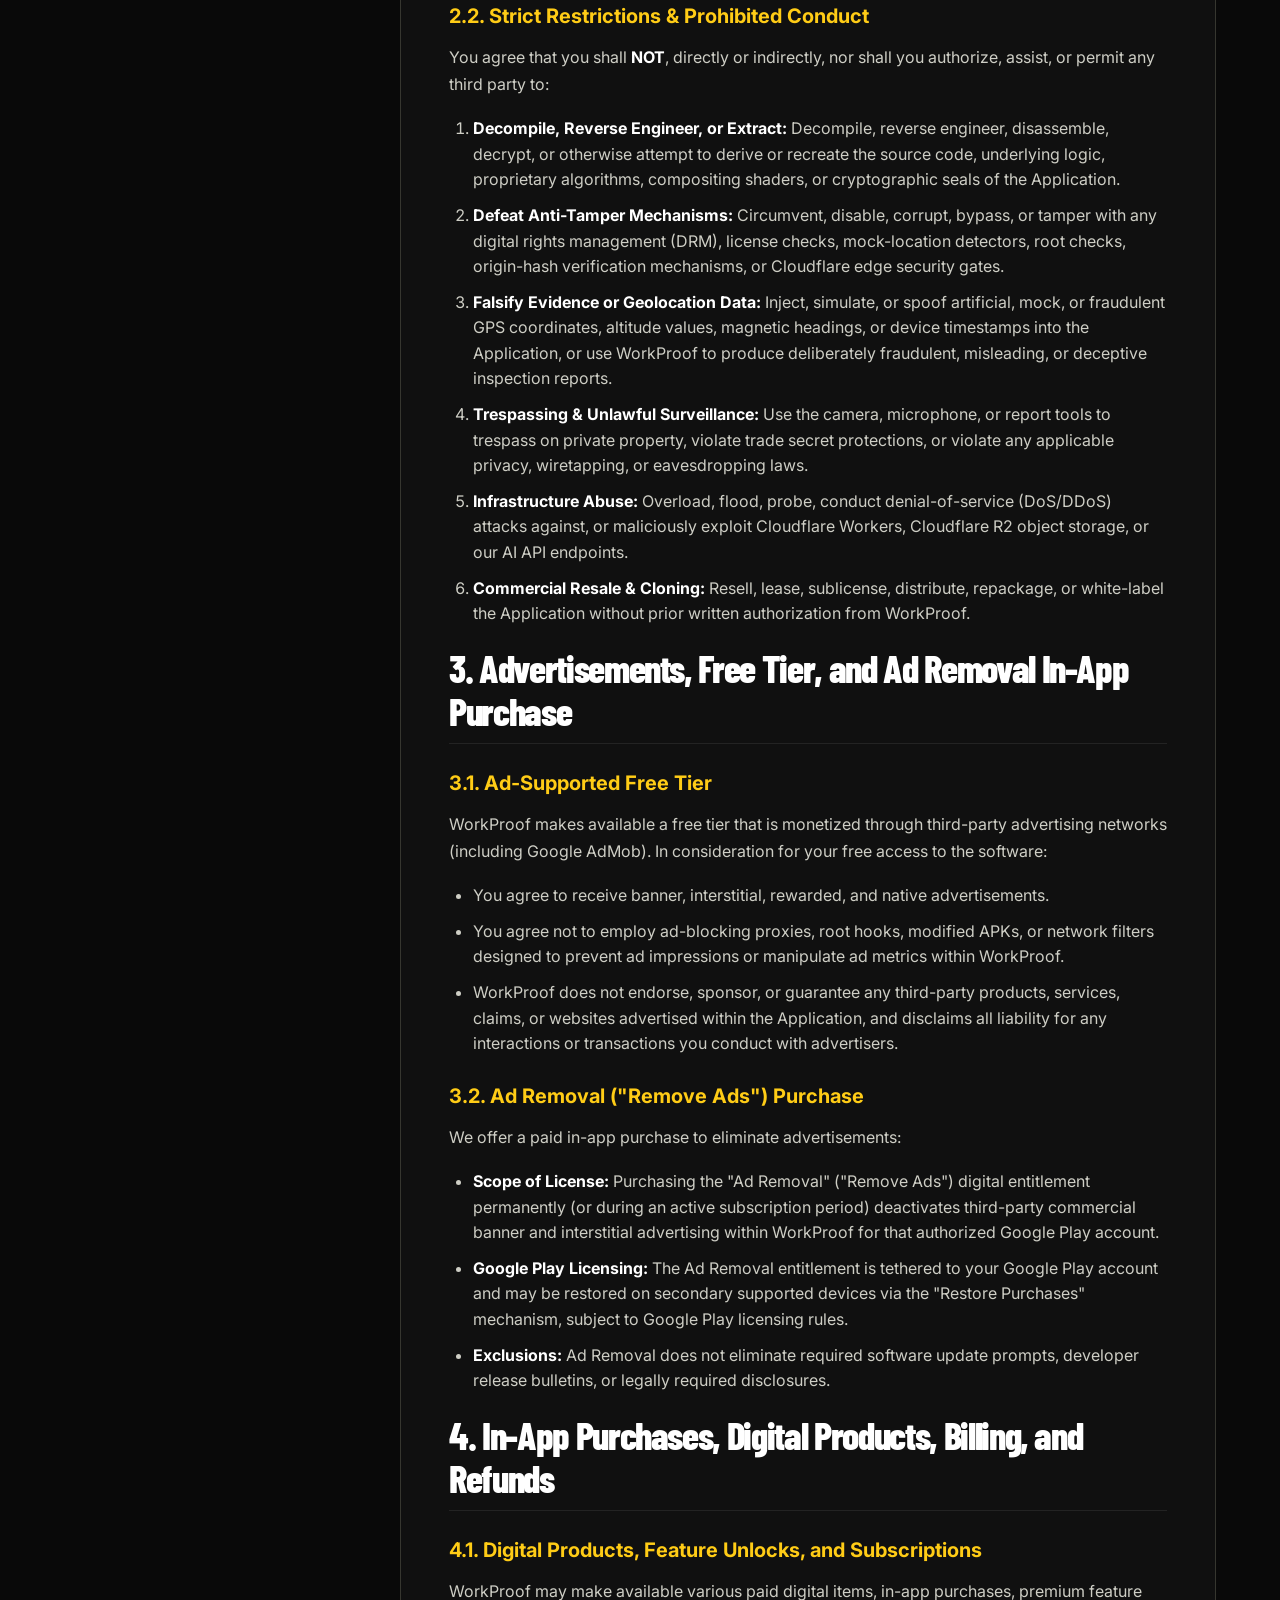
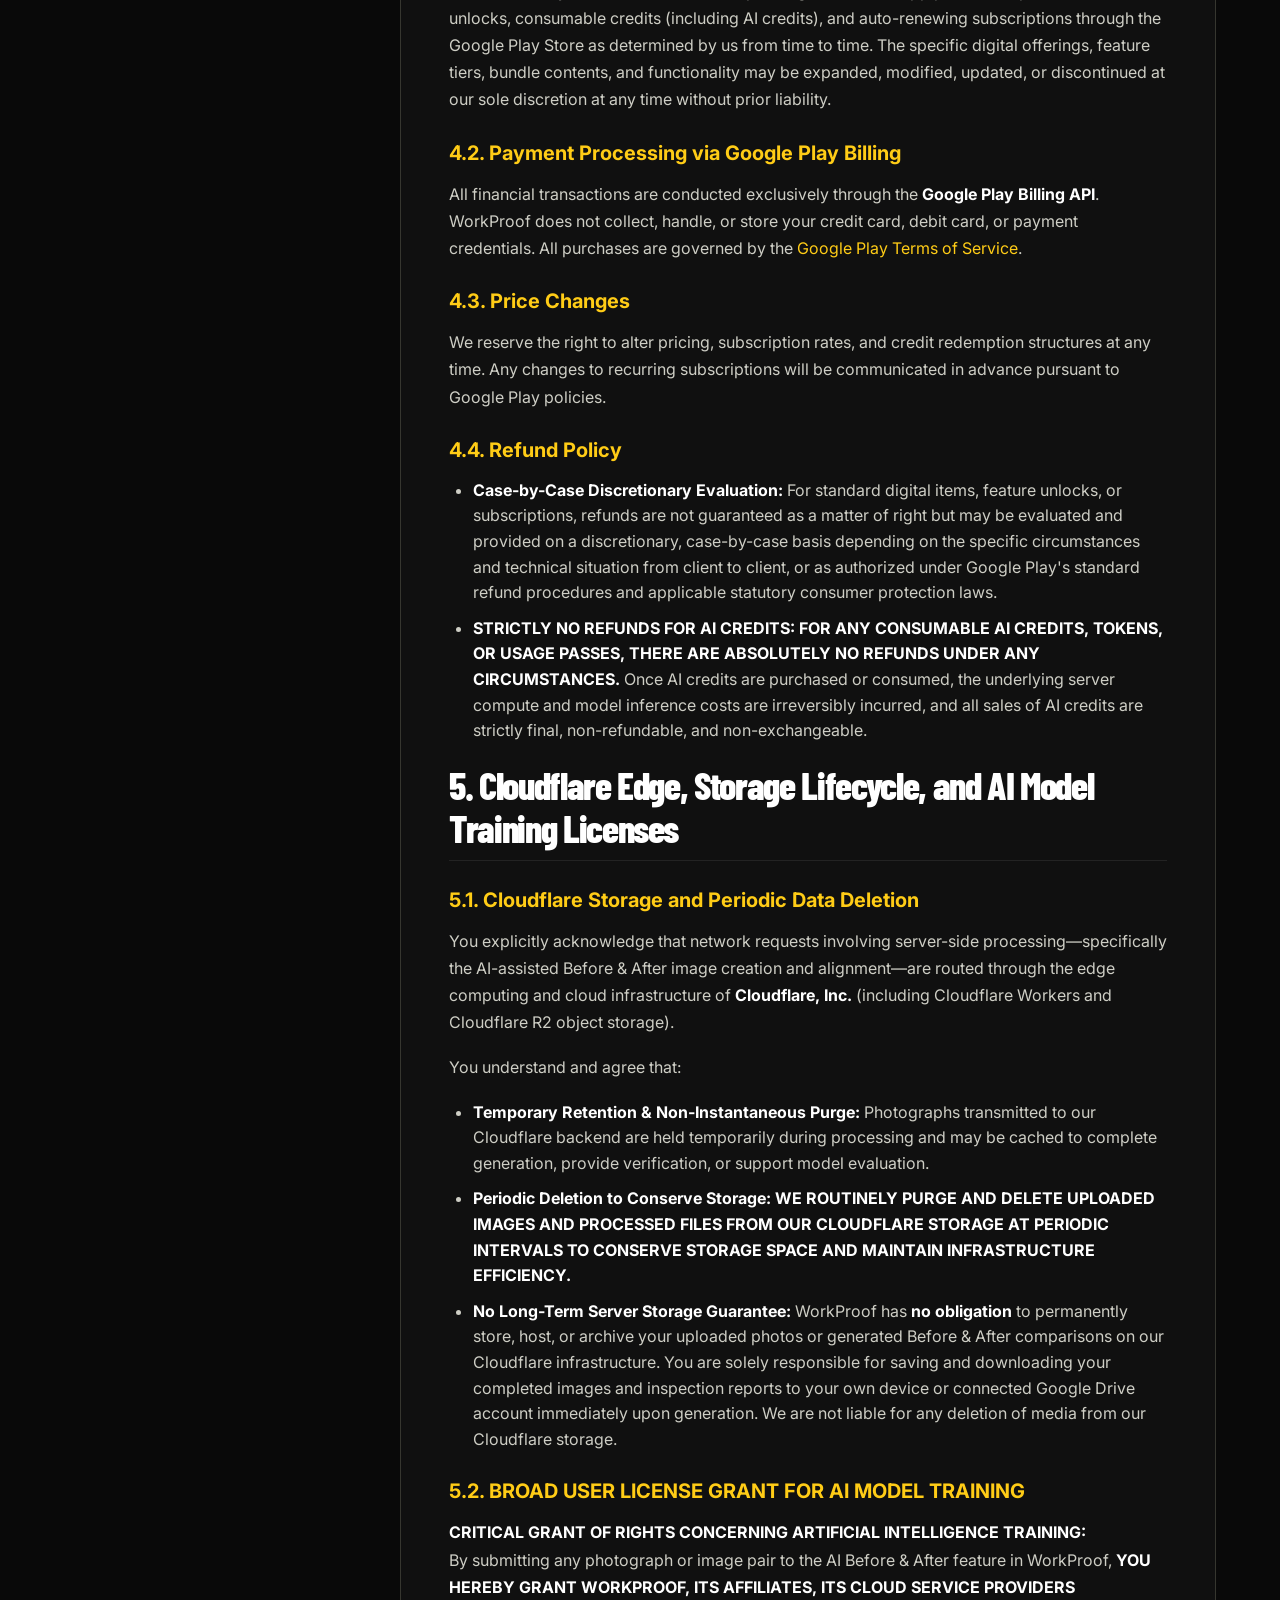
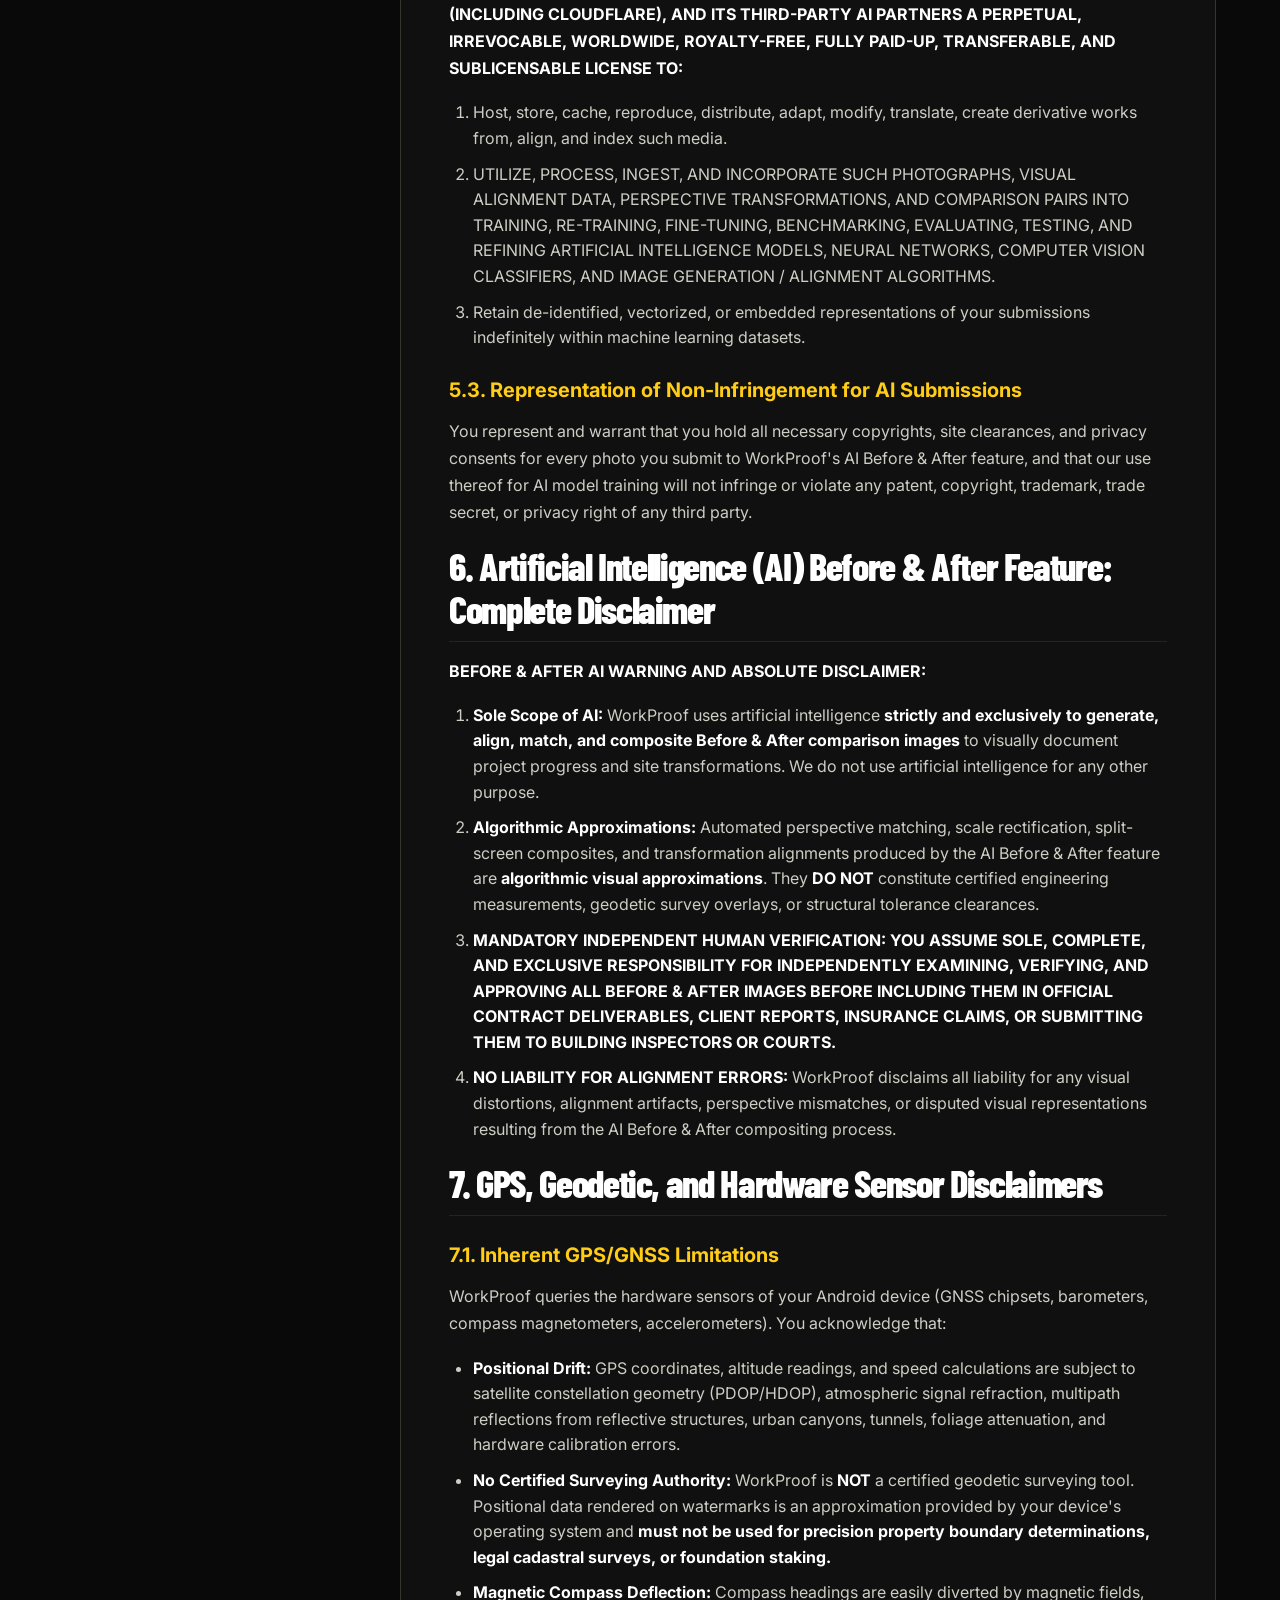
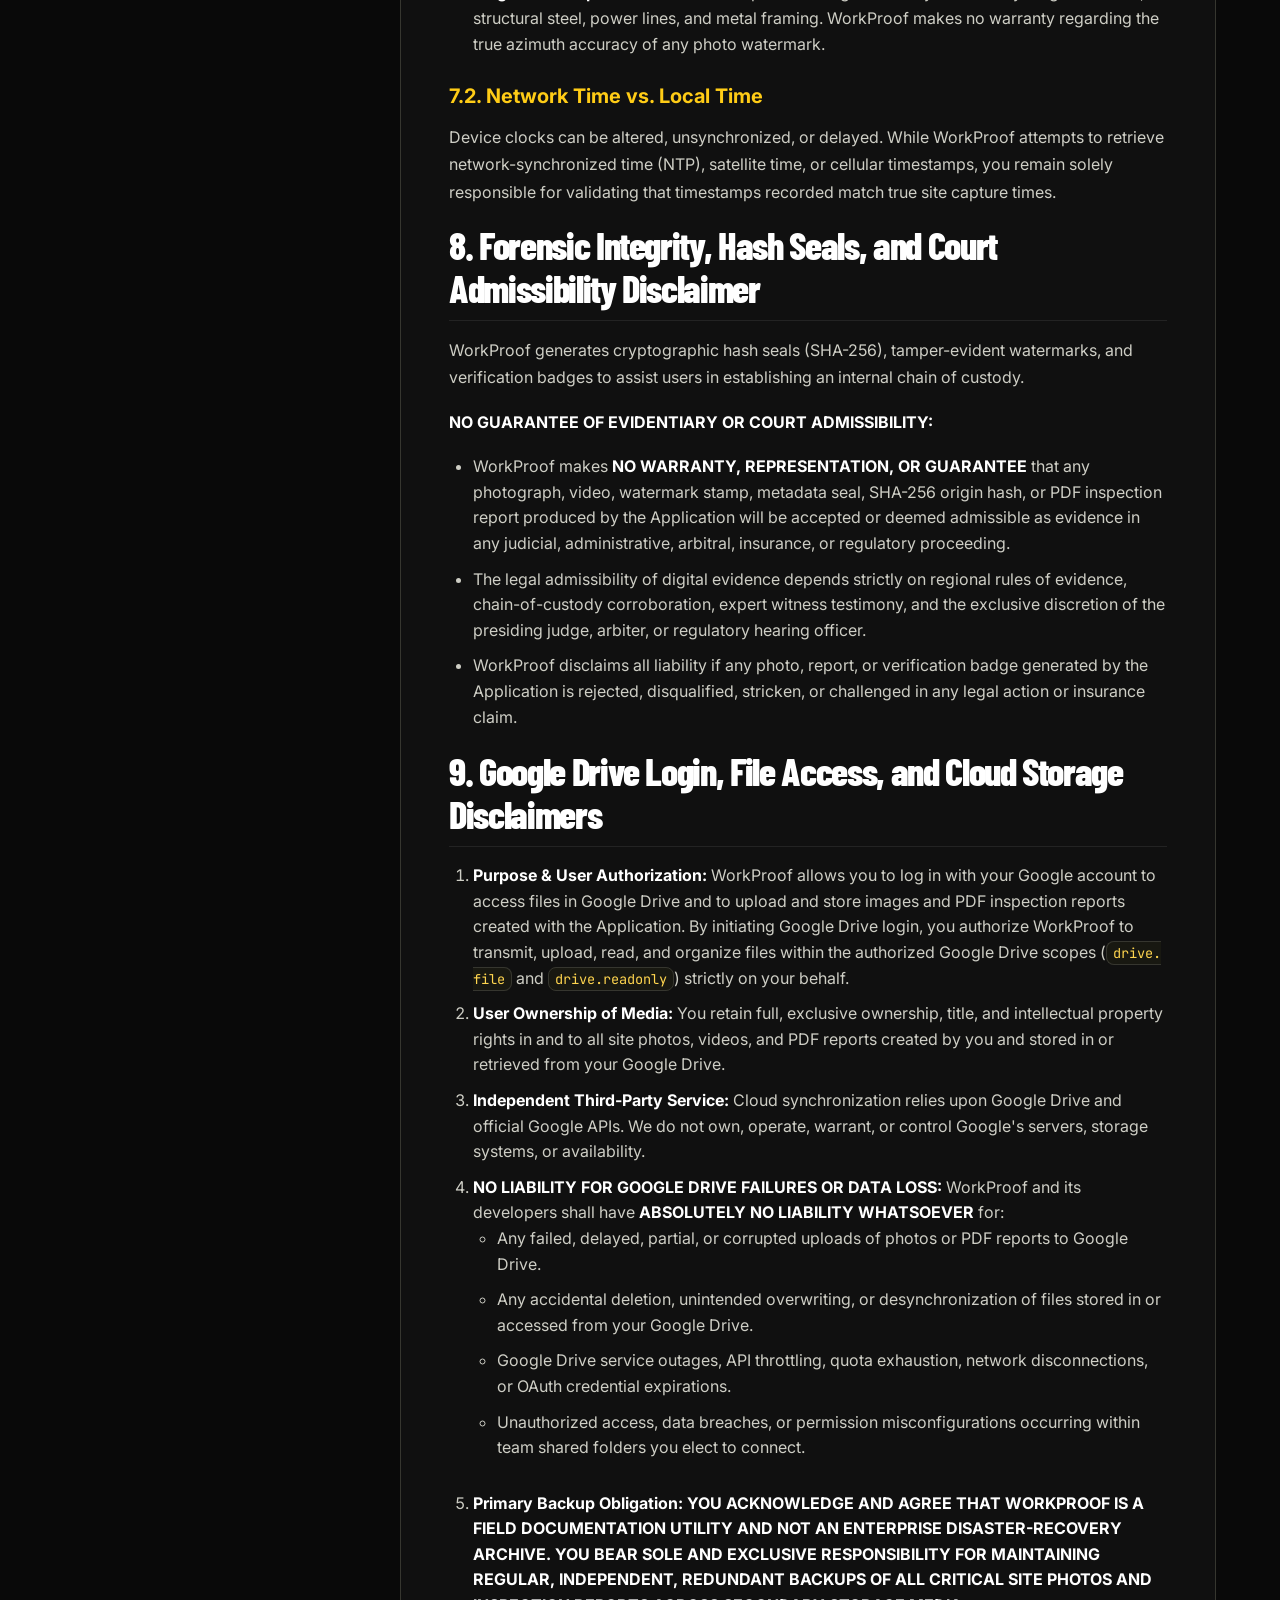
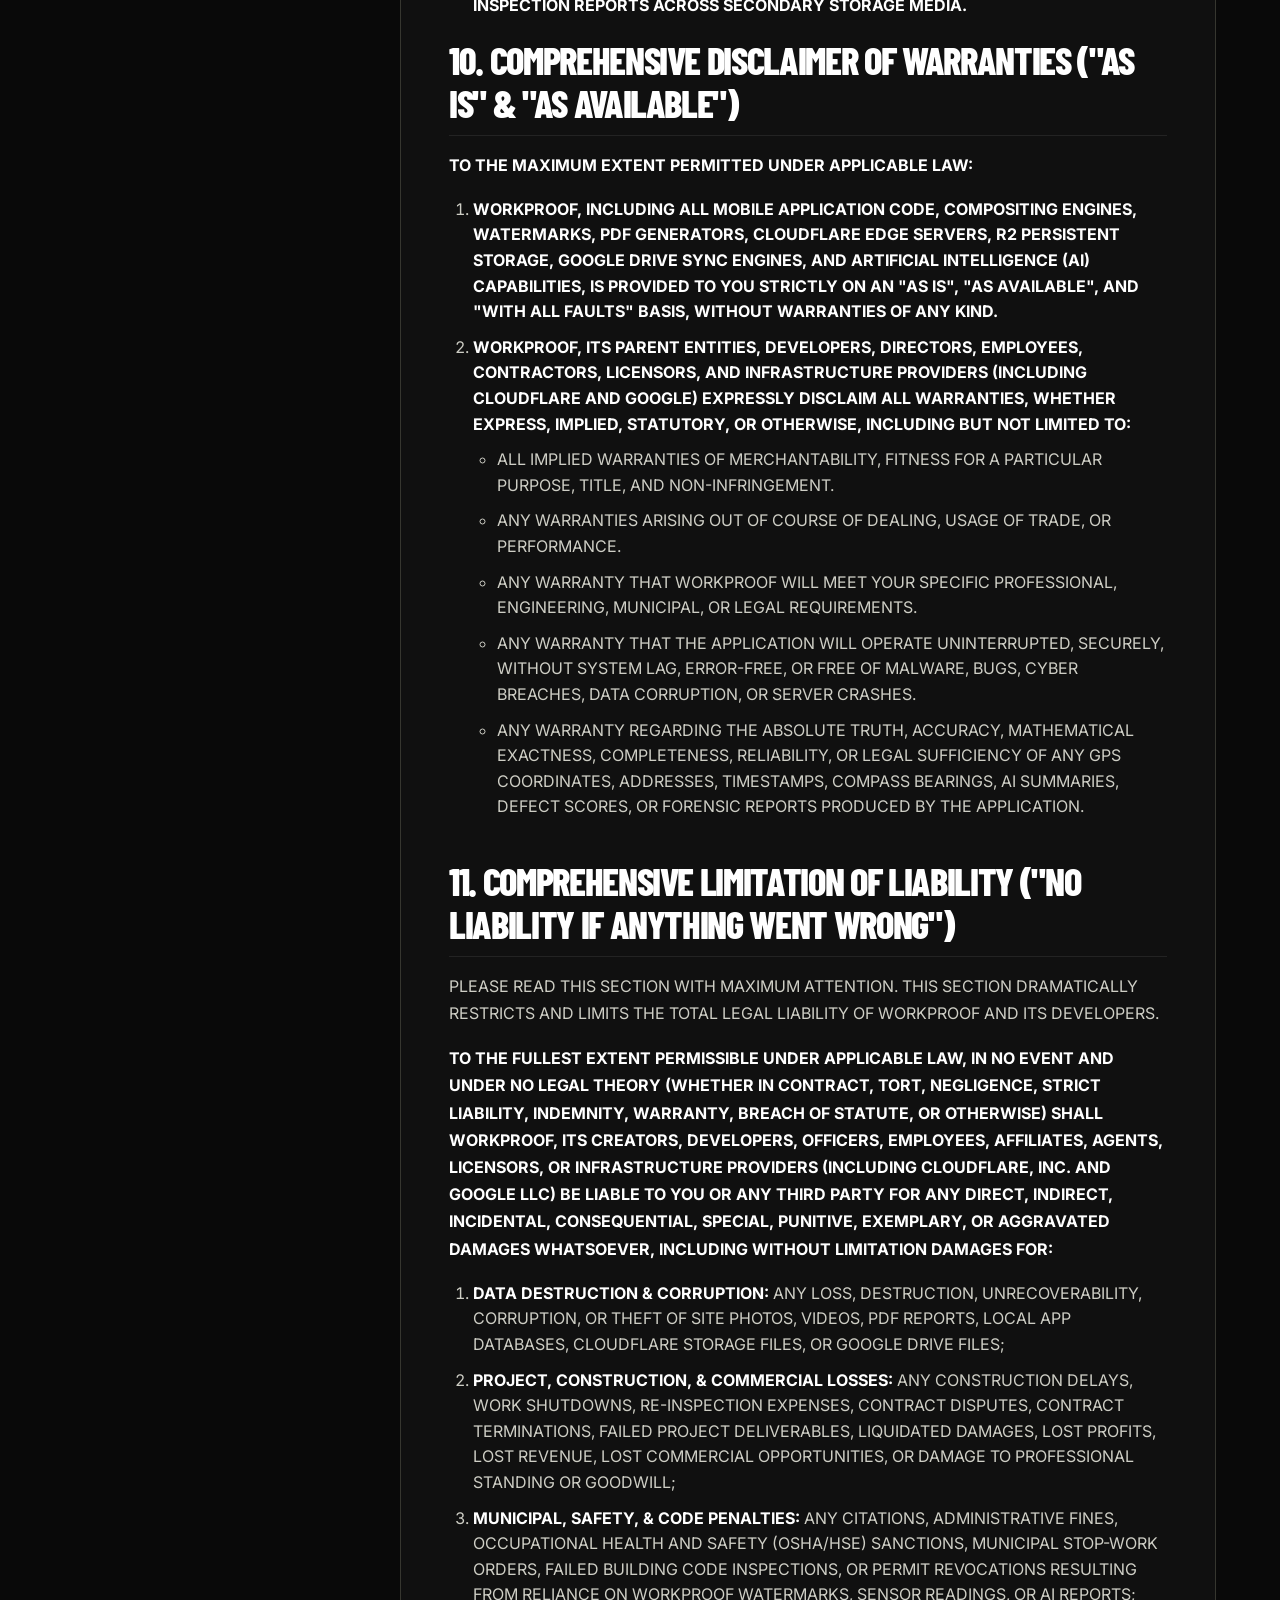
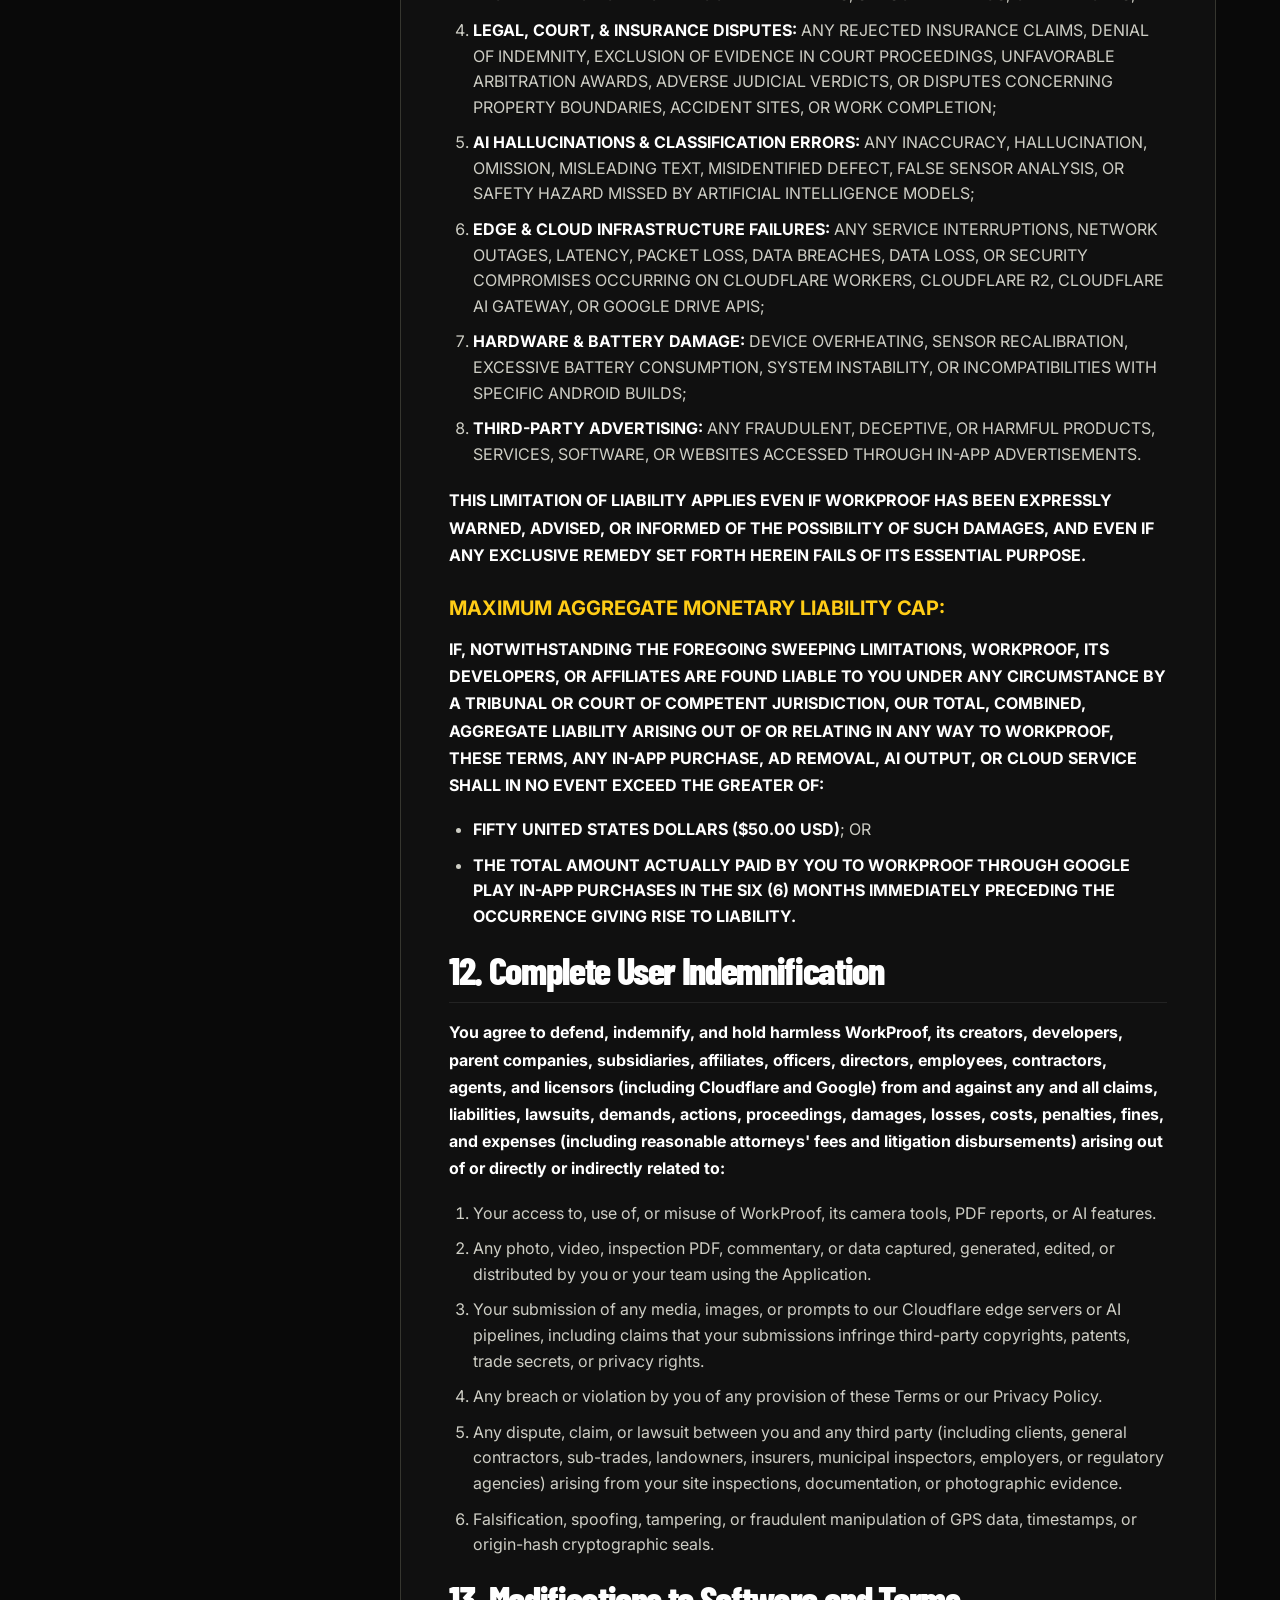
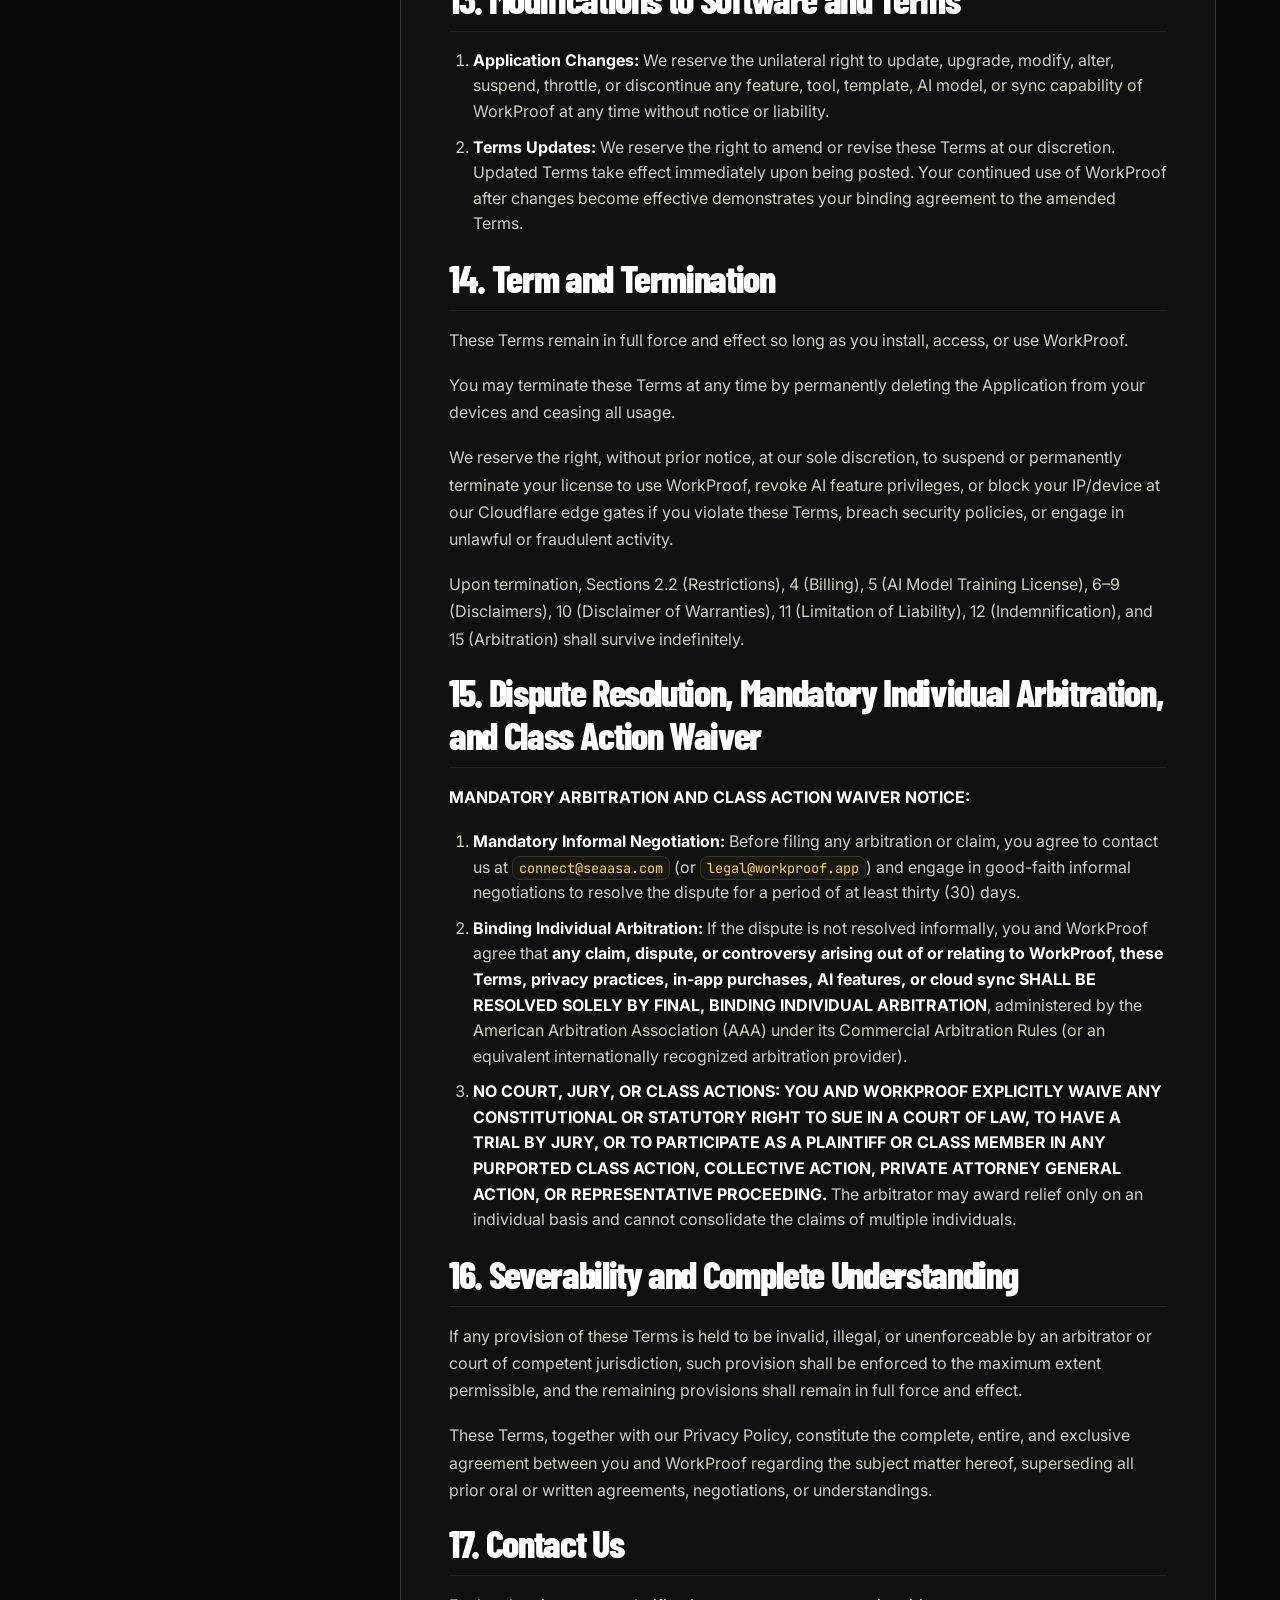
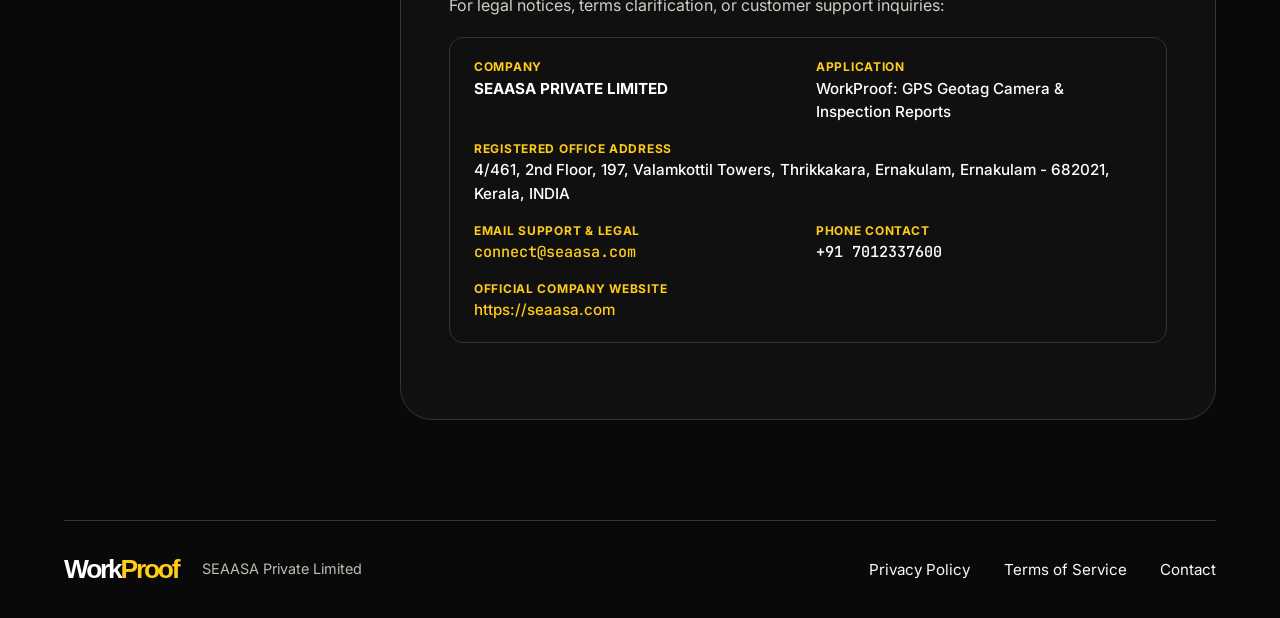
<file: terms/index.html>
<!DOCTYPE html>
<html lang="en">
<head>
  <meta charset="UTF-8">
  <meta name="viewport" content="width=device-width, initial-scale=1.0, viewport-fit=cover">
  <title>Terms of Service | WorkProof - SEAASA PRIVATE LIMITED</title>
  
  <meta name="description" content="Terms of Service for WorkProof: GPS Geotag Camera & Inspection Reports, published by SEAASA PRIVATE LIMITED.">
  <meta name="robots" content="index, follow">
  <meta name="theme-color" content="#f5b700">

  <!-- Open Graph -->
  <meta property="og:type" content="article">
  <meta property="og:url" content="https://workproof.seaasa.com/terms.html">
  <link rel="canonical" href="https://workproof.seaasa.com/terms.html">
  <meta property="og:title" content="WorkProof Terms of Service - SEAASA PRIVATE LIMITED">
  <meta property="og:description" content="Terms of Service governing the use of WorkProof, Cloudflare edge services, Google Drive sync, and in-app purchases.">
  <meta property="og:image" content="assets/images/logo-square.png">

  <!-- Favicons -->
  <link rel="icon" type="image/x-icon" href="../favicon.ico">
  <link rel="icon" type="image/png" sizes="32x32" href="../assets/images/favicon-32x32.png">
  <link rel="apple-touch-icon" sizes="180x180" href="../assets/images/apple-touch-icon.png">

  <!-- Fonts & CSS -->
  <link rel="preconnect" href="https://fonts.googleapis.com">
  <link rel="preconnect" href="https://fonts.gstatic.com" crossorigin>
  <link href="https://fonts.googleapis.com/css2?family=Inter:wght@400;500;600;700;800;900&family=JetBrains+Mono:wght@400;600;700&display=swap" rel="stylesheet">
  <link rel="stylesheet" href="../assets/css/style.css">

  <style>
    .legal-meta-box {
      background: var(--bg-surface);
      border: 1px solid var(--border-card);
      border-radius: var(--radius-md);
      padding: 20px 24px;
      margin-bottom: 28px;
      display: grid;
      grid-template-columns: repeat(2, 1fr);
      gap: 16px;
    }
    .legal-meta-item {
      display: flex;
      flex-direction: column;
      min-width: 0;
    }
    .legal-meta-label {
      font-size: 0.75rem;
      text-transform: uppercase;
      letter-spacing: 0.06em;
      color: var(--yellow-primary);
      font-weight: 700;
    }
    .legal-meta-value {
      font-size: 0.95rem;
      color: var(--text-pure-white);
      font-weight: 500;
      overflow-wrap: break-word;
      word-break: break-word;
    }
    .legal-intro-notice {
      padding: 18px 0 20px 0;
      margin-bottom: 20px;
      border-bottom: 1px solid var(--border-hairline);
    }
    .legal-intro-notice p {
      font-size: 0.95rem;
      color: var(--text-pure-white);
      line-height: 1.65;
      margin-bottom: 14px;
      overflow-wrap: break-word;
      word-break: break-word;
    }
    .legal-intro-notice p:last-child {
      margin-bottom: 0;
    }
    @media (max-width: 680px) {
      .legal-meta-box {
        grid-template-columns: 1fr;
        padding: 14px 14px;
        gap: 12px;
      }
    }
  </style>
<link rel="stylesheet" href="/assets/css/field.css">
</head>
<body class="document">
<a class="skip" href="#main">Skip to content</a>
<header class="mast"><div class="wrap bar">
  <a class="brand" href="/" aria-label="WorkProof home"><img src="/assets/images/android-chrome-192x192.png" alt="">Work<span>Proof</span></a>
  <nav aria-label="Main navigation"><a href="/#features">Field tools</a><a href="/#themes">Themes</a><a href="/#faq">FAQ</a><a class="legal-link" href="/privacy.html">Privacy Policy</a><a class="legal-link" href="/terms.html">Terms of Service</a></nav>
  <a class="nav-action" href="/#download">Get WorkProof</a>
</div></header>
<main id="main">
    <!-- Page Header -->
    <div class="legal-header">
      <div class="container">
        <span class="section-tag">LEGAL CONTRACT & TERMS OF USE</span>
        <h1 class="section-title">WorkProof Terms of Service</h1>
        <p class="text-silver">Governing the WorkProof Mobile App, Cloudflare Edge, AI Features, and Google Drive Sync</p>
      </div>
    </div>

    <!-- Legal Content Grid -->
    <div class="container">
      <div class="legal-grid">
        <!-- Sidebar Navigation -->
        <aside class="legal-sidebar">
          <div class="legal-nav-title">Sections</div>
          <ul class="legal-nav-list">
            <li><a href="#section-1" class="legal-nav-link">1. Acceptance of Terms</a></li>
            <li><a href="#section-2" class="legal-nav-link">2. License & Restrictions</a></li>
            <li><a href="#section-3" class="legal-nav-link">3. Ads & Ad Removal</a></li>
            <li><a href="#section-4" class="legal-nav-link">4. Billing & Refund Policy</a></li>
            <li><a href="#section-5" class="legal-nav-link">5. Cloudflare & AI Training</a></li>
            <li><a href="#section-6" class="legal-nav-link">6. AI Feature Disclaimer</a></li>
            <li><a href="#section-7" class="legal-nav-link">7. GPS & Sensor Disclaimers</a></li>
            <li><a href="#section-8" class="legal-nav-link">8. Forensic & Court Disclaimer</a></li>
            <li><a href="#section-9" class="legal-nav-link">9. Google Drive Disclaimers</a></li>
            <li><a href="#section-10" class="legal-nav-link">10. Disclaimer of Warranties</a></li>
            <li><a href="#section-11" class="legal-nav-link">11. Limitation of Liability</a></li>
            <li><a href="#section-12" class="legal-nav-link">12. User Indemnification</a></li>
            <li><a href="#section-13" class="legal-nav-link">13. Modifications</a></li>
            <li><a href="#section-14" class="legal-nav-link">14. Term & Termination</a></li>
            <li><a href="#section-15" class="legal-nav-link">15. Arbitration & Class Action</a></li>
            <li><a href="#section-16" class="legal-nav-link">16. Severability</a></li>
            <li><a href="#section-17" class="legal-nav-link">17. Contact Us</a></li>
          </ul>
        </aside>

        <!-- Main Body -->
        <article class="legal-body">
          <!-- Metadata Box -->
          <div class="legal-meta-box">
            <div class="legal-meta-item">
              <span class="legal-meta-label">Effective Date</span>
              <span class="legal-meta-value">November 13, 2026</span>
            </div>
            <div class="legal-meta-item">
              <span class="legal-meta-label">Last Updated</span>
              <span class="legal-meta-value">November 13, 2026</span>
            </div>
            <div class="legal-meta-item">
              <span class="legal-meta-label">Company / Developer</span>
              <span class="legal-meta-value"><strong>SEAASA PRIVATE LIMITED</strong> ("Company", "we", "us", or "our")</span>
            </div>
            <div class="legal-meta-item">
              <span class="legal-meta-label">Application</span>
              <span class="legal-meta-value">WorkProof: GPS Geotag Camera & Inspection Reports</span>
            </div>
            <div class="legal-meta-item">
              <span class="legal-meta-label">Hosting & Edge Provider</span>
              <span class="legal-meta-value">Cloudflare, Inc. ("Cloudflare")</span>
            </div>
            <div class="legal-meta-item">
              <span class="legal-meta-label">Distribution</span>
              <span class="legal-meta-value">Google Play Store & Direct Distribution</span>
            </div>
          </div>

          <!-- Notice Section (Clean, natural text without colored boxes) -->
          <div class="legal-intro-notice">
            <p><strong>IMPORTANT NOTICE TO ALL USERS: PLEASE READ THESE TERMS OF SERVICE CAREFULLY.</strong></p>
            <p>
              THIS DOCUMENT IS A LEGALLY BINDING CONTRACT BETWEEN YOU (EITHER AN INDIVIDUAL OR A LEGAL ENTITY) AND WORKPROOF. IT GOVERNS YOUR USE OF THE APPLICATION, CLOUDFLARE EDGE SERVERS, ARTIFICIAL INTELLIGENCE (AI) SERVICES, GOOGLE DRIVE SYNC, AND IN-APP PURCHASES.
            </p>
            <p>
              THIS CONTRACT CONTAINS MANDATORY INDIVIDUAL ARBITRATION, A CLASS ACTION WAIVER, SUBSTANTIAL USER LICENSE GRANTS (INCLUDING FOR AI MODEL TRAINING), AND SWEEPING, COMPREHENSIVE DISCLAIMERS AND LIMITATIONS OF LIABILITY SHIELDING WORKPROOF AND ITS DEVELOPERS FROM ANY LIABILITY WHATSOEVER.
            </p>
          </div>

          <!-- Section 1 -->
          <section id="section-1">
            <h2>1. Acceptance of Terms</h2>
            <p>
              By installing, downloading, launching, accessing, or using WorkProof in any manner—including snapping photos, generating PDF reports, utilizing AI features, syncing with Google Drive, or viewing advertisements—you confirm that you are at least 18 years of age (or the legal age of majority in your jurisdiction), that you possess full legal capacity and authority to enter into this agreement, and that you <strong>unconditionally agree to be bound by all provisions of these Terms of Service</strong> and our <a href="../privacy.html" class="text-yellow">Privacy Policy</a>.
            </p>
            <p>
              If you are using WorkProof on behalf of an employer, enterprise, contractor, or government entity, you represent and warrant that you have full legal authority to bind that entity to these Terms. If you do not agree to every term and condition set forth herein, <strong>YOU ARE EXPRESSLY FORBIDDEN FROM USING WORKPROOF AND MUST UNINSTALL THE APPLICATION IMMEDIATELY.</strong>
            </p>
          </section>

          <!-- Section 2 -->
          <section id="section-2">
            <h2>2. License Grant, Permitted Use, and Strict Restrictions</h2>
            
            <h3>2.1. Limited License</h3>
            <p>
              Subject to your continuous, strict adherence to these Terms, WorkProof grants you a personal, revocable, non-exclusive, non-transferable, and non-sublicensable license to install and execute the Application on Android mobile devices owned or controlled by you solely for your personal or internal business photographic and inspection documentation needs.
            </p>

            <h3>2.2. Strict Restrictions & Prohibited Conduct</h3>
            <p>You agree that you shall <strong>NOT</strong>, directly or indirectly, nor shall you authorize, assist, or permit any third party to:</p>
            <ol>
              <li><strong>Decompile, Reverse Engineer, or Extract:</strong> Decompile, reverse engineer, disassemble, decrypt, or otherwise attempt to derive or recreate the source code, underlying logic, proprietary algorithms, compositing shaders, or cryptographic seals of the Application.</li>
              <li><strong>Defeat Anti-Tamper Mechanisms:</strong> Circumvent, disable, corrupt, bypass, or tamper with any digital rights management (DRM), license checks, mock-location detectors, root checks, origin-hash verification mechanisms, or Cloudflare edge security gates.</li>
              <li><strong>Falsify Evidence or Geolocation Data:</strong> Inject, simulate, or spoof artificial, mock, or fraudulent GPS coordinates, altitude values, magnetic headings, or device timestamps into the Application, or use WorkProof to produce deliberately fraudulent, misleading, or deceptive inspection reports.</li>
              <li><strong>Trespassing & Unlawful Surveillance:</strong> Use the camera, microphone, or report tools to trespass on private property, violate trade secret protections, or violate any applicable privacy, wiretapping, or eavesdropping laws.</li>
              <li><strong>Infrastructure Abuse:</strong> Overload, flood, probe, conduct denial-of-service (DoS/DDoS) attacks against, or maliciously exploit Cloudflare Workers, Cloudflare R2 object storage, or our AI API endpoints.</li>
              <li><strong>Commercial Resale & Cloning:</strong> Resell, lease, sublicense, distribute, repackage, or white-label the Application without prior written authorization from WorkProof.</li>
            </ol>
          </section>

          <!-- Section 3 -->
          <section id="section-3">
            <h2>3. Advertisements, Free Tier, and Ad Removal In-App Purchase</h2>

            <h3>3.1. Ad-Supported Free Tier</h3>
            <p>WorkProof makes available a free tier that is monetized through third-party advertising networks (including Google AdMob). In consideration for your free access to the software:</p>
            <ul>
              <li>You agree to receive banner, interstitial, rewarded, and native advertisements.</li>
              <li>You agree not to employ ad-blocking proxies, root hooks, modified APKs, or network filters designed to prevent ad impressions or manipulate ad metrics within WorkProof.</li>
              <li>WorkProof does not endorse, sponsor, or guarantee any third-party products, services, claims, or websites advertised within the Application, and disclaims all liability for any interactions or transactions you conduct with advertisers.</li>
            </ul>

            <h3>3.2. Ad Removal ("Remove Ads") Purchase</h3>
            <p>We offer a paid in-app purchase to eliminate advertisements:</p>
            <ul>
              <li><strong>Scope of License:</strong> Purchasing the "Ad Removal" ("Remove Ads") digital entitlement permanently (or during an active subscription period) deactivates third-party commercial banner and interstitial advertising within WorkProof for that authorized Google Play account.</li>
              <li><strong>Google Play Licensing:</strong> The Ad Removal entitlement is tethered to your Google Play account and may be restored on secondary supported devices via the "Restore Purchases" mechanism, subject to Google Play licensing rules.</li>
              <li><strong>Exclusions:</strong> Ad Removal does not eliminate required software update prompts, developer release bulletins, or legally required disclosures.</li>
            </ul>
          </section>

          <!-- Section 4 -->
          <section id="section-4">
            <h2>4. In-App Purchases, Digital Products, Billing, and Refunds</h2>

            <h3>4.1. Digital Products, Feature Unlocks, and Subscriptions</h3>
            <p>
              WorkProof may make available various paid digital items, in-app purchases, premium feature unlocks, consumable credits (including AI credits), and auto-renewing subscriptions through the Google Play Store as determined by us from time to time. The specific digital offerings, feature tiers, bundle contents, and functionality may be expanded, modified, updated, or discontinued at our sole discretion at any time without prior liability.
            </p>

            <h3>4.2. Payment Processing via Google Play Billing</h3>
            <p>
              All financial transactions are conducted exclusively through the <strong>Google Play Billing API</strong>. WorkProof does not collect, handle, or store your credit card, debit card, or payment credentials. All purchases are governed by the <a href="https://play.google.com/intl/en_us/about/play-terms/" target="_blank" rel="noopener noreferrer" class="text-yellow">Google Play Terms of Service</a>.
            </p>

            <h3>4.3. Price Changes</h3>
            <p>
              We reserve the right to alter pricing, subscription rates, and credit redemption structures at any time. Any changes to recurring subscriptions will be communicated in advance pursuant to Google Play policies.
            </p>

            <h3>4.4. Refund Policy</h3>
            <ul>
              <li><strong>Case-by-Case Discretionary Evaluation:</strong> For standard digital items, feature unlocks, or subscriptions, refunds are not guaranteed as a matter of right but may be evaluated and provided on a discretionary, case-by-case basis depending on the specific circumstances and technical situation from client to client, or as authorized under Google Play's standard refund procedures and applicable statutory consumer protection laws.</li>
              <li><strong>STRICTLY NO REFUNDS FOR AI CREDITS:</strong> <strong>FOR ANY CONSUMABLE AI CREDITS, TOKENS, OR USAGE PASSES, THERE ARE ABSOLUTELY NO REFUNDS UNDER ANY CIRCUMSTANCES.</strong> Once AI credits are purchased or consumed, the underlying server compute and model inference costs are irreversibly incurred, and all sales of AI credits are strictly final, non-refundable, and non-exchangeable.</li>
            </ul>
          </section>

          <!-- Section 5 -->
          <section id="section-5">
            <h2>5. Cloudflare Edge, Storage Lifecycle, and AI Model Training Licenses</h2>

            <h3>5.1. Cloudflare Storage and Periodic Data Deletion</h3>
            <p>
              You explicitly acknowledge that network requests involving server-side processing—specifically the AI-assisted Before & After image creation and alignment—are routed through the edge computing and cloud infrastructure of <strong>Cloudflare, Inc.</strong> (including Cloudflare Workers and Cloudflare R2 object storage).
            </p>
            <p>You understand and agree that:</p>
            <ul>
              <li><strong>Temporary Retention & Non-Instantaneous Purge:</strong> Photographs transmitted to our Cloudflare backend are held temporarily during processing and may be cached to complete generation, provide verification, or support model evaluation.</li>
              <li><strong>Periodic Deletion to Conserve Storage:</strong> <strong>WE ROUTINELY PURGE AND DELETE UPLOADED IMAGES AND PROCESSED FILES FROM OUR CLOUDFLARE STORAGE AT PERIODIC INTERVALS TO CONSERVE STORAGE SPACE AND MAINTAIN INFRASTRUCTURE EFFICIENCY.</strong></li>
              <li><strong>No Long-Term Server Storage Guarantee:</strong> WorkProof has <strong>no obligation</strong> to permanently store, host, or archive your uploaded photos or generated Before & After comparisons on our Cloudflare infrastructure. You are solely responsible for saving and downloading your completed images and inspection reports to your own device or connected Google Drive account immediately upon generation. We are not liable for any deletion of media from our Cloudflare storage.</li>
            </ul>

            <h3>5.2. BROAD USER LICENSE GRANT FOR AI MODEL TRAINING</h3>
            <p>
              <strong>CRITICAL GRANT OF RIGHTS CONCERNING ARTIFICIAL INTELLIGENCE TRAINING:</strong><br>
              By submitting any photograph or image pair to the AI Before & After feature in WorkProof, <strong>YOU HEREBY GRANT WORKPROOF, ITS AFFILIATES, ITS CLOUD SERVICE PROVIDERS (INCLUDING CLOUDFLARE), AND ITS THIRD-PARTY AI PARTNERS A PERPETUAL, IRREVOCABLE, WORLDWIDE, ROYALTY-FREE, FULLY PAID-UP, TRANSFERABLE, AND SUBLICENSABLE LICENSE TO:</strong>
            </p>
            <ol>
              <li>Host, store, cache, reproduce, distribute, adapt, modify, translate, create derivative works from, align, and index such media.</li>
              <li>UTILIZE, PROCESS, INGEST, AND INCORPORATE SUCH PHOTOGRAPHS, VISUAL ALIGNMENT DATA, PERSPECTIVE TRANSFORMATIONS, AND COMPARISON PAIRS INTO TRAINING, RE-TRAINING, FINE-TUNING, BENCHMARKING, EVALUATING, TESTING, AND REFINING ARTIFICIAL INTELLIGENCE MODELS, NEURAL NETWORKS, COMPUTER VISION CLASSIFIERS, AND IMAGE GENERATION / ALIGNMENT ALGORITHMS.</li>
              <li>Retain de-identified, vectorized, or embedded representations of your submissions indefinitely within machine learning datasets.</li>
            </ol>

            <h3>5.3. Representation of Non-Infringement for AI Submissions</h3>
            <p>
              You represent and warrant that you hold all necessary copyrights, site clearances, and privacy consents for every photo you submit to WorkProof's AI Before & After feature, and that our use thereof for AI model training will not infringe or violate any patent, copyright, trademark, trade secret, or privacy right of any third party.
            </p>
          </section>

          <!-- Section 6 -->
          <section id="section-6">
            <h2>6. Artificial Intelligence (AI) Before & After Feature: Complete Disclaimer</h2>

            <p><strong>BEFORE & AFTER AI WARNING AND ABSOLUTE DISCLAIMER:</strong></p>
            <ol>
              <li><strong>Sole Scope of AI:</strong> WorkProof uses artificial intelligence <strong>strictly and exclusively to generate, align, match, and composite Before & After comparison images</strong> to visually document project progress and site transformations. We do not use artificial intelligence for any other purpose.</li>
              <li><strong>Algorithmic Approximations:</strong> Automated perspective matching, scale rectification, split-screen composites, and transformation alignments produced by the AI Before & After feature are <strong>algorithmic visual approximations</strong>. They <strong>DO NOT</strong> constitute certified engineering measurements, geodetic survey overlays, or structural tolerance clearances.</li>
              <li><strong>MANDATORY INDEPENDENT HUMAN VERIFICATION:</strong> <strong>YOU ASSUME SOLE, COMPLETE, AND EXCLUSIVE RESPONSIBILITY FOR INDEPENDENTLY EXAMINING, VERIFYING, AND APPROVING ALL BEFORE & AFTER IMAGES BEFORE INCLUDING THEM IN OFFICIAL CONTRACT DELIVERABLES, CLIENT REPORTS, INSURANCE CLAIMS, OR SUBMITTING THEM TO BUILDING INSPECTORS OR COURTS.</strong></li>
              <li><strong>NO LIABILITY FOR ALIGNMENT ERRORS:</strong> WorkProof disclaims all liability for any visual distortions, alignment artifacts, perspective mismatches, or disputed visual representations resulting from the AI Before & After compositing process.</li>
            </ol>
          </section>

          <!-- Section 7 -->
          <section id="section-7">
            <h2>7. GPS, Geodetic, and Hardware Sensor Disclaimers</h2>

            <h3>7.1. Inherent GPS/GNSS Limitations</h3>
            <p>WorkProof queries the hardware sensors of your Android device (GNSS chipsets, barometers, compass magnetometers, accelerometers). You acknowledge that:</p>
            <ul>
              <li><strong>Positional Drift:</strong> GPS coordinates, altitude readings, and speed calculations are subject to satellite constellation geometry (PDOP/HDOP), atmospheric signal refraction, multipath reflections from reflective structures, urban canyons, tunnels, foliage attenuation, and hardware calibration errors.</li>
              <li><strong>No Certified Surveying Authority:</strong> WorkProof is <strong>NOT</strong> a certified geodetic surveying tool. Positional data rendered on watermarks is an approximation provided by your device's operating system and <strong>must not be used for precision property boundary determinations, legal cadastral surveys, or foundation staking.</strong></li>
              <li><strong>Magnetic Compass Deflection:</strong> Compass headings are easily diverted by magnetic fields, structural steel, power lines, and metal framing. WorkProof makes no warranty regarding the true azimuth accuracy of any photo watermark.</li>
            </ul>

            <h3>7.2. Network Time vs. Local Time</h3>
            <p>
              Device clocks can be altered, unsynchronized, or delayed. While WorkProof attempts to retrieve network-synchronized time (NTP), satellite time, or cellular timestamps, you remain solely responsible for validating that timestamps recorded match true site capture times.
            </p>
          </section>

          <!-- Section 8 -->
          <section id="section-8">
            <h2>8. Forensic Integrity, Hash Seals, and Court Admissibility Disclaimer</h2>
            <p>
              WorkProof generates cryptographic hash seals (SHA-256), tamper-evident watermarks, and verification badges to assist users in establishing an internal chain of custody.
            </p>
            <p><strong>NO GUARANTEE OF EVIDENTIARY OR COURT ADMISSIBILITY:</strong></p>
            <ul>
              <li>WorkProof makes <strong>NO WARRANTY, REPRESENTATION, OR GUARANTEE</strong> that any photograph, video, watermark stamp, metadata seal, SHA-256 origin hash, or PDF inspection report produced by the Application will be accepted or deemed admissible as evidence in any judicial, administrative, arbitral, insurance, or regulatory proceeding.</li>
              <li>The legal admissibility of digital evidence depends strictly on regional rules of evidence, chain-of-custody corroboration, expert witness testimony, and the exclusive discretion of the presiding judge, arbiter, or regulatory hearing officer.</li>
              <li>WorkProof disclaims all liability if any photo, report, or verification badge generated by the Application is rejected, disqualified, stricken, or challenged in any legal action or insurance claim.</li>
            </ul>
          </section>

          <!-- Section 9 -->
          <section id="section-9">
            <h2>9. Google Drive Login, File Access, and Cloud Storage Disclaimers</h2>
            <ol>
              <li><strong>Purpose & User Authorization:</strong> WorkProof allows you to log in with your Google account to access files in Google Drive and to upload and store images and PDF inspection reports created with the Application. By initiating Google Drive login, you authorize WorkProof to transmit, upload, read, and organize files within the authorized Google Drive scopes (<code>drive.file</code> and <code>drive.readonly</code>) strictly on your behalf.</li>
              <li><strong>User Ownership of Media:</strong> You retain full, exclusive ownership, title, and intellectual property rights in and to all site photos, videos, and PDF reports created by you and stored in or retrieved from your Google Drive.</li>
              <li><strong>Independent Third-Party Service:</strong> Cloud synchronization relies upon Google Drive and official Google APIs. We do not own, operate, warrant, or control Google's servers, storage systems, or availability.</li>
              <li><strong>NO LIABILITY FOR GOOGLE DRIVE FAILURES OR DATA LOSS:</strong> WorkProof and its developers shall have <strong>ABSOLUTELY NO LIABILITY WHATSOEVER</strong> for:
                <ul>
                  <li>Any failed, delayed, partial, or corrupted uploads of photos or PDF reports to Google Drive.</li>
                  <li>Any accidental deletion, unintended overwriting, or desynchronization of files stored in or accessed from your Google Drive.</li>
                  <li>Google Drive service outages, API throttling, quota exhaustion, network disconnections, or OAuth credential expirations.</li>
                  <li>Unauthorized access, data breaches, or permission misconfigurations occurring within team shared folders you elect to connect.</li>
                </ul>
              </li>
              <li><strong>Primary Backup Obligation:</strong> <strong>YOU ACKNOWLEDGE AND AGREE THAT WORKPROOF IS A FIELD DOCUMENTATION UTILITY AND NOT AN ENTERPRISE DISASTER-RECOVERY ARCHIVE. YOU BEAR SOLE AND EXCLUSIVE RESPONSIBILITY FOR MAINTAINING REGULAR, INDEPENDENT, REDUNDANT BACKUPS OF ALL CRITICAL SITE PHOTOS AND INSPECTION REPORTS ACROSS SECONDARY STORAGE MEDIA.</strong></li>
            </ol>
          </section>

          <!-- Section 10 -->
          <section id="section-10">
            <h2>10. COMPREHENSIVE DISCLAIMER OF WARRANTIES ("AS IS" & "AS AVAILABLE")</h2>

            <p><strong>TO THE MAXIMUM EXTENT PERMITTED UNDER APPLICABLE LAW:</strong></p>
            <ol>
              <li>
                <strong>WORKPROOF, INCLUDING ALL MOBILE APPLICATION CODE, COMPOSITING ENGINES, WATERMARKS, PDF GENERATORS, CLOUDFLARE EDGE SERVERS, R2 PERSISTENT STORAGE, GOOGLE DRIVE SYNC ENGINES, AND ARTIFICIAL INTELLIGENCE (AI) CAPABILITIES, IS PROVIDED TO YOU STRICTLY ON AN "AS IS", "AS AVAILABLE", AND "WITH ALL FAULTS" BASIS, WITHOUT WARRANTIES OF ANY KIND.</strong>
              </li>
              <li>
                <strong>WORKPROOF, ITS PARENT ENTITIES, DEVELOPERS, DIRECTORS, EMPLOYEES, CONTRACTORS, LICENSORS, AND INFRASTRUCTURE PROVIDERS (INCLUDING CLOUDFLARE AND GOOGLE) EXPRESSLY DISCLAIM ALL WARRANTIES, WHETHER EXPRESS, IMPLIED, STATUTORY, OR OTHERWISE, INCLUDING BUT NOT LIMITED TO:</strong>
                <ul style="margin-top: 10px;">
                  <li>ALL IMPLIED WARRANTIES OF MERCHANTABILITY, FITNESS FOR A PARTICULAR PURPOSE, TITLE, AND NON-INFRINGEMENT.</li>
                  <li>ANY WARRANTIES ARISING OUT OF COURSE OF DEALING, USAGE OF TRADE, OR PERFORMANCE.</li>
                  <li>ANY WARRANTY THAT WORKPROOF WILL MEET YOUR SPECIFIC PROFESSIONAL, ENGINEERING, MUNICIPAL, OR LEGAL REQUIREMENTS.</li>
                  <li>ANY WARRANTY THAT THE APPLICATION WILL OPERATE UNINTERRUPTED, SECURELY, WITHOUT SYSTEM LAG, ERROR-FREE, OR FREE OF MALWARE, BUGS, CYBER BREACHES, DATA CORRUPTION, OR SERVER CRASHES.</li>
                  <li>ANY WARRANTY REGARDING THE ABSOLUTE TRUTH, ACCURACY, MATHEMATICAL EXACTNESS, COMPLETENESS, RELIABILITY, OR LEGAL SUFFICIENCY OF ANY GPS COORDINATES, ADDRESSES, TIMESTAMPS, COMPASS BEARINGS, AI SUMMARIES, DEFECT SCORES, OR FORENSIC REPORTS PRODUCED BY THE APPLICATION.</li>
                </ul>
              </li>
            </ol>
          </section>

          <!-- Section 11 -->
          <section id="section-11">
            <h2>11. COMPREHENSIVE LIMITATION OF LIABILITY ("NO LIABILITY IF ANYTHING WENT WRONG")</h2>

            <p>
              PLEASE READ THIS SECTION WITH MAXIMUM ATTENTION. THIS SECTION DRAMATICALLY RESTRICTS AND LIMITS THE TOTAL LEGAL LIABILITY OF WORKPROOF AND ITS DEVELOPERS.
            </p>
            <p>
              <strong>TO THE FULLEST EXTENT PERMISSIBLE UNDER APPLICABLE LAW, IN NO EVENT AND UNDER NO LEGAL THEORY (WHETHER IN CONTRACT, TORT, NEGLIGENCE, STRICT LIABILITY, INDEMNITY, WARRANTY, BREACH OF STATUTE, OR OTHERWISE) SHALL WORKPROOF, ITS CREATORS, DEVELOPERS, OFFICERS, EMPLOYEES, AFFILIATES, AGENTS, LICENSORS, OR INFRASTRUCTURE PROVIDERS (INCLUDING CLOUDFLARE, INC. AND GOOGLE LLC) BE LIABLE TO YOU OR ANY THIRD PARTY FOR ANY DIRECT, INDIRECT, INCIDENTAL, CONSEQUENTIAL, SPECIAL, PUNITIVE, EXEMPLARY, OR AGGRAVATED DAMAGES WHATSOEVER, INCLUDING WITHOUT LIMITATION DAMAGES FOR:</strong>
            </p>
            <ol>
              <li><strong>DATA DESTRUCTION & CORRUPTION:</strong> ANY LOSS, DESTRUCTION, UNRECOVERABILITY, CORRUPTION, OR THEFT OF SITE PHOTOS, VIDEOS, PDF REPORTS, LOCAL APP DATABASES, CLOUDFLARE STORAGE FILES, OR GOOGLE DRIVE FILES;</li>
              <li><strong>PROJECT, CONSTRUCTION, & COMMERCIAL LOSSES:</strong> ANY CONSTRUCTION DELAYS, WORK SHUTDOWNS, RE-INSPECTION EXPENSES, CONTRACT DISPUTES, CONTRACT TERMINATIONS, FAILED PROJECT DELIVERABLES, LIQUIDATED DAMAGES, LOST PROFITS, LOST REVENUE, LOST COMMERCIAL OPPORTUNITIES, OR DAMAGE TO PROFESSIONAL STANDING OR GOODWILL;</li>
              <li><strong>MUNICIPAL, SAFETY, & CODE PENALTIES:</strong> ANY CITATIONS, ADMINISTRATIVE FINES, OCCUPATIONAL HEALTH AND SAFETY (OSHA/HSE) SANCTIONS, MUNICIPAL STOP-WORK ORDERS, FAILED BUILDING CODE INSPECTIONS, OR PERMIT REVOCATIONS RESULTING FROM RELIANCE ON WORKPROOF WATERMARKS, SENSOR READINGS, OR AI REPORTS;</li>
              <li><strong>LEGAL, COURT, & INSURANCE DISPUTES:</strong> ANY REJECTED INSURANCE CLAIMS, DENIAL OF INDEMNITY, EXCLUSION OF EVIDENCE IN COURT PROCEEDINGS, UNFAVORABLE ARBITRATION AWARDS, ADVERSE JUDICIAL VERDICTS, OR DISPUTES CONCERNING PROPERTY BOUNDARIES, ACCIDENT SITES, OR WORK COMPLETION;</li>
              <li><strong>AI HALLUCINATIONS & CLASSIFICATION ERRORS:</strong> ANY INACCURACY, HALLUCINATION, OMISSION, MISLEADING TEXT, MISIDENTIFIED DEFECT, FALSE SENSOR ANALYSIS, OR SAFETY HAZARD MISSED BY ARTIFICIAL INTELLIGENCE MODELS;</li>
              <li><strong>EDGE & CLOUD INFRASTRUCTURE FAILURES:</strong> ANY SERVICE INTERRUPTIONS, NETWORK OUTAGES, LATENCY, PACKET LOSS, DATA BREACHES, DATA LOSS, OR SECURITY COMPROMISES OCCURRING ON CLOUDFLARE WORKERS, CLOUDFLARE R2, CLOUDFLARE AI GATEWAY, OR GOOGLE DRIVE APIS;</li>
              <li><strong>HARDWARE & BATTERY DAMAGE:</strong> DEVICE OVERHEATING, SENSOR RECALIBRATION, EXCESSIVE BATTERY CONSUMPTION, SYSTEM INSTABILITY, OR INCOMPATIBILITIES WITH SPECIFIC ANDROID BUILDS;</li>
              <li><strong>THIRD-PARTY ADVERTISING:</strong> ANY FRAUDULENT, DECEPTIVE, OR HARMFUL PRODUCTS, SERVICES, SOFTWARE, OR WEBSITES ACCESSED THROUGH IN-APP ADVERTISEMENTS.</li>
            </ol>
            <p>
              <strong>THIS LIMITATION OF LIABILITY APPLIES EVEN IF WORKPROOF HAS BEEN EXPRESSLY WARNED, ADVISED, OR INFORMED OF THE POSSIBILITY OF SUCH DAMAGES, AND EVEN IF ANY EXCLUSIVE REMEDY SET FORTH HEREIN FAILS OF ITS ESSENTIAL PURPOSE.</strong>
            </p>

            <h3>MAXIMUM AGGREGATE MONETARY LIABILITY CAP:</h3>
            <p>
              <strong>IF, NOTWITHSTANDING THE FOREGOING SWEEPING LIMITATIONS, WORKPROOF, ITS DEVELOPERS, OR AFFILIATES ARE FOUND LIABLE TO YOU UNDER ANY CIRCUMSTANCE BY A TRIBUNAL OR COURT OF COMPETENT JURISDICTION, OUR TOTAL, COMBINED, AGGREGATE LIABILITY ARISING OUT OF OR RELATING IN ANY WAY TO WORKPROOF, THESE TERMS, ANY IN-APP PURCHASE, AD REMOVAL, AI OUTPUT, OR CLOUD SERVICE SHALL IN NO EVENT EXCEED THE GREATER OF:</strong>
            </p>
            <ul>
              <li><strong>FIFTY UNITED STATES DOLLARS ($50.00 USD)</strong>; OR</li>
              <li><strong>THE TOTAL AMOUNT ACTUALLY PAID BY YOU TO WORKPROOF THROUGH GOOGLE PLAY IN-APP PURCHASES IN THE SIX (6) MONTHS IMMEDIATELY PRECEDING THE OCCURRENCE GIVING RISE TO LIABILITY.</strong></li>
            </ul>
          </section>

          <!-- Section 12 -->
          <section id="section-12">
            <h2>12. Complete User Indemnification</h2>
            <p>
              <strong>You agree to defend, indemnify, and hold harmless WorkProof, its creators, developers, parent companies, subsidiaries, affiliates, officers, directors, employees, contractors, agents, and licensors (including Cloudflare and Google) from and against any and all claims, liabilities, lawsuits, demands, actions, proceedings, damages, losses, costs, penalties, fines, and expenses (including reasonable attorneys' fees and litigation disbursements) arising out of or directly or indirectly related to:</strong>
            </p>
            <ol>
              <li>Your access to, use of, or misuse of WorkProof, its camera tools, PDF reports, or AI features.</li>
              <li>Any photo, video, inspection PDF, commentary, or data captured, generated, edited, or distributed by you or your team using the Application.</li>
              <li>Your submission of any media, images, or prompts to our Cloudflare edge servers or AI pipelines, including claims that your submissions infringe third-party copyrights, patents, trade secrets, or privacy rights.</li>
              <li>Any breach or violation by you of any provision of these Terms or our Privacy Policy.</li>
              <li>Any dispute, claim, or lawsuit between you and any third party (including clients, general contractors, sub-trades, landowners, insurers, municipal inspectors, employers, or regulatory agencies) arising from your site inspections, documentation, or photographic evidence.</li>
              <li>Falsification, spoofing, tampering, or fraudulent manipulation of GPS data, timestamps, or origin-hash cryptographic seals.</li>
            </ol>
          </section>

          <!-- Section 13 -->
          <section id="section-13">
            <h2>13. Modifications to Software and Terms</h2>
            <ol>
              <li><strong>Application Changes:</strong> We reserve the unilateral right to update, upgrade, modify, alter, suspend, throttle, or discontinue any feature, tool, template, AI model, or sync capability of WorkProof at any time without notice or liability.</li>
              <li><strong>Terms Updates:</strong> We reserve the right to amend or revise these Terms at our discretion. Updated Terms take effect immediately upon being posted. Your continued use of WorkProof after changes become effective demonstrates your binding agreement to the amended Terms.</li>
            </ol>
          </section>

          <!-- Section 14 -->
          <section id="section-14">
            <h2>14. Term and Termination</h2>
            <p>
              These Terms remain in full force and effect so long as you install, access, or use WorkProof.
            </p>
            <p>
              You may terminate these Terms at any time by permanently deleting the Application from your devices and ceasing all usage.
            </p>
            <p>
              We reserve the right, without prior notice, at our sole discretion, to suspend or permanently terminate your license to use WorkProof, revoke AI feature privileges, or block your IP/device at our Cloudflare edge gates if you violate these Terms, breach security policies, or engage in unlawful or fraudulent activity.
            </p>
            <p>
              Upon termination, Sections 2.2 (Restrictions), 4 (Billing), 5 (AI Model Training License), 6–9 (Disclaimers), 10 (Disclaimer of Warranties), 11 (Limitation of Liability), 12 (Indemnification), and 15 (Arbitration) shall survive indefinitely.
            </p>
          </section>

          <!-- Section 15 -->
          <section id="section-15">
            <h2>15. Dispute Resolution, Mandatory Individual Arbitration, and Class Action Waiver</h2>

            <p><strong>MANDATORY ARBITRATION AND CLASS ACTION WAIVER NOTICE:</strong></p>
            <ol>
              <li><strong>Mandatory Informal Negotiation:</strong> Before filing any arbitration or claim, you agree to contact us at <code>connect@seaasa.com</code> (or <code>legal@workproof.app</code>) and engage in good-faith informal negotiations to resolve the dispute for a period of at least thirty (30) days.</li>
              <li><strong>Binding Individual Arbitration:</strong> If the dispute is not resolved informally, you and WorkProof agree that <strong>any claim, dispute, or controversy arising out of or relating to WorkProof, these Terms, privacy practices, in-app purchases, AI features, or cloud sync SHALL BE RESOLVED SOLELY BY FINAL, BINDING INDIVIDUAL ARBITRATION</strong>, administered by the American Arbitration Association (AAA) under its Commercial Arbitration Rules (or an equivalent internationally recognized arbitration provider).</li>
              <li><strong>NO COURT, JURY, OR CLASS ACTIONS:</strong> <strong>YOU AND WORKPROOF EXPLICITLY WAIVE ANY CONSTITUTIONAL OR STATUTORY RIGHT TO SUE IN A COURT OF LAW, TO HAVE A TRIAL BY JURY, OR TO PARTICIPATE AS A PLAINTIFF OR CLASS MEMBER IN ANY PURPORTED CLASS ACTION, COLLECTIVE ACTION, PRIVATE ATTORNEY GENERAL ACTION, OR REPRESENTATIVE PROCEEDING.</strong> The arbitrator may award relief only on an individual basis and cannot consolidate the claims of multiple individuals.</li>
            </ol>
          </section>

          <!-- Section 16 -->
          <section id="section-16">
            <h2>16. Severability and Complete Understanding</h2>
            <p>
              If any provision of these Terms is held to be invalid, illegal, or unenforceable by an arbitrator or court of competent jurisdiction, such provision shall be enforced to the maximum extent permissible, and the remaining provisions shall remain in full force and effect.
            </p>
            <p>
              These Terms, together with our Privacy Policy, constitute the complete, entire, and exclusive agreement between you and WorkProof regarding the subject matter hereof, superseding all prior oral or written agreements, negotiations, or understandings.
            </p>
          </section>

          <!-- Section 17 -->
          <section id="section-17">
            <h2>17. Contact Us</h2>
            <p>For legal notices, terms clarification, or customer support inquiries:</p>
            
            <div class="legal-meta-box" style="margin-top: 16px;">
              <div class="legal-meta-item">
                <span class="legal-meta-label">Company</span>
                <span class="legal-meta-value"><strong>SEAASA PRIVATE LIMITED</strong></span>
              </div>
              <div class="legal-meta-item">
                <span class="legal-meta-label">Application</span>
                <span class="legal-meta-value">WorkProof: GPS Geotag Camera & Inspection Reports</span>
              </div>
              <div class="legal-meta-item" style="grid-column: 1 / -1;">
                <span class="legal-meta-label">Registered Office Address</span>
                <span class="legal-meta-value">4/461, 2nd Floor, 197, Valamkottil Towers, Thrikkakara, Ernakulam, Ernakulam - 682021, Kerala, INDIA</span>
              </div>
              <div class="legal-meta-item">
                <span class="legal-meta-label">Email Support & Legal</span>
                <span class="legal-meta-value"><a href="mailto:connect@seaasa.com" class="text-yellow font-mono">connect@seaasa.com</a></span>
              </div>
              <div class="legal-meta-item">
                <span class="legal-meta-label">Phone Contact</span>
                <span class="legal-meta-value font-mono">+91 7012337600</span>
              </div>
              <div class="legal-meta-item" style="grid-column: 1 / -1;">
                <span class="legal-meta-label">Official Company Website</span>
                <span class="legal-meta-value"><a href="https://seaasa.com" target="_blank" rel="noopener noreferrer" class="text-yellow">https://seaasa.com</a></span>
              </div>
            </div>
          </section>
        </article>
      </div>
    </div>
  </main><footer class="wrap foot"><a class="brand" href="/">Work<span>Proof</span></a><span>SEAASA Private Limited</span><nav aria-label="Legal"><a href="/privacy.html">Privacy Policy</a><a href="/terms.html">Terms of Service</a><a href="mailto:connect@seaasa.com">Contact</a></nav></footer>
</body></html>
</file>
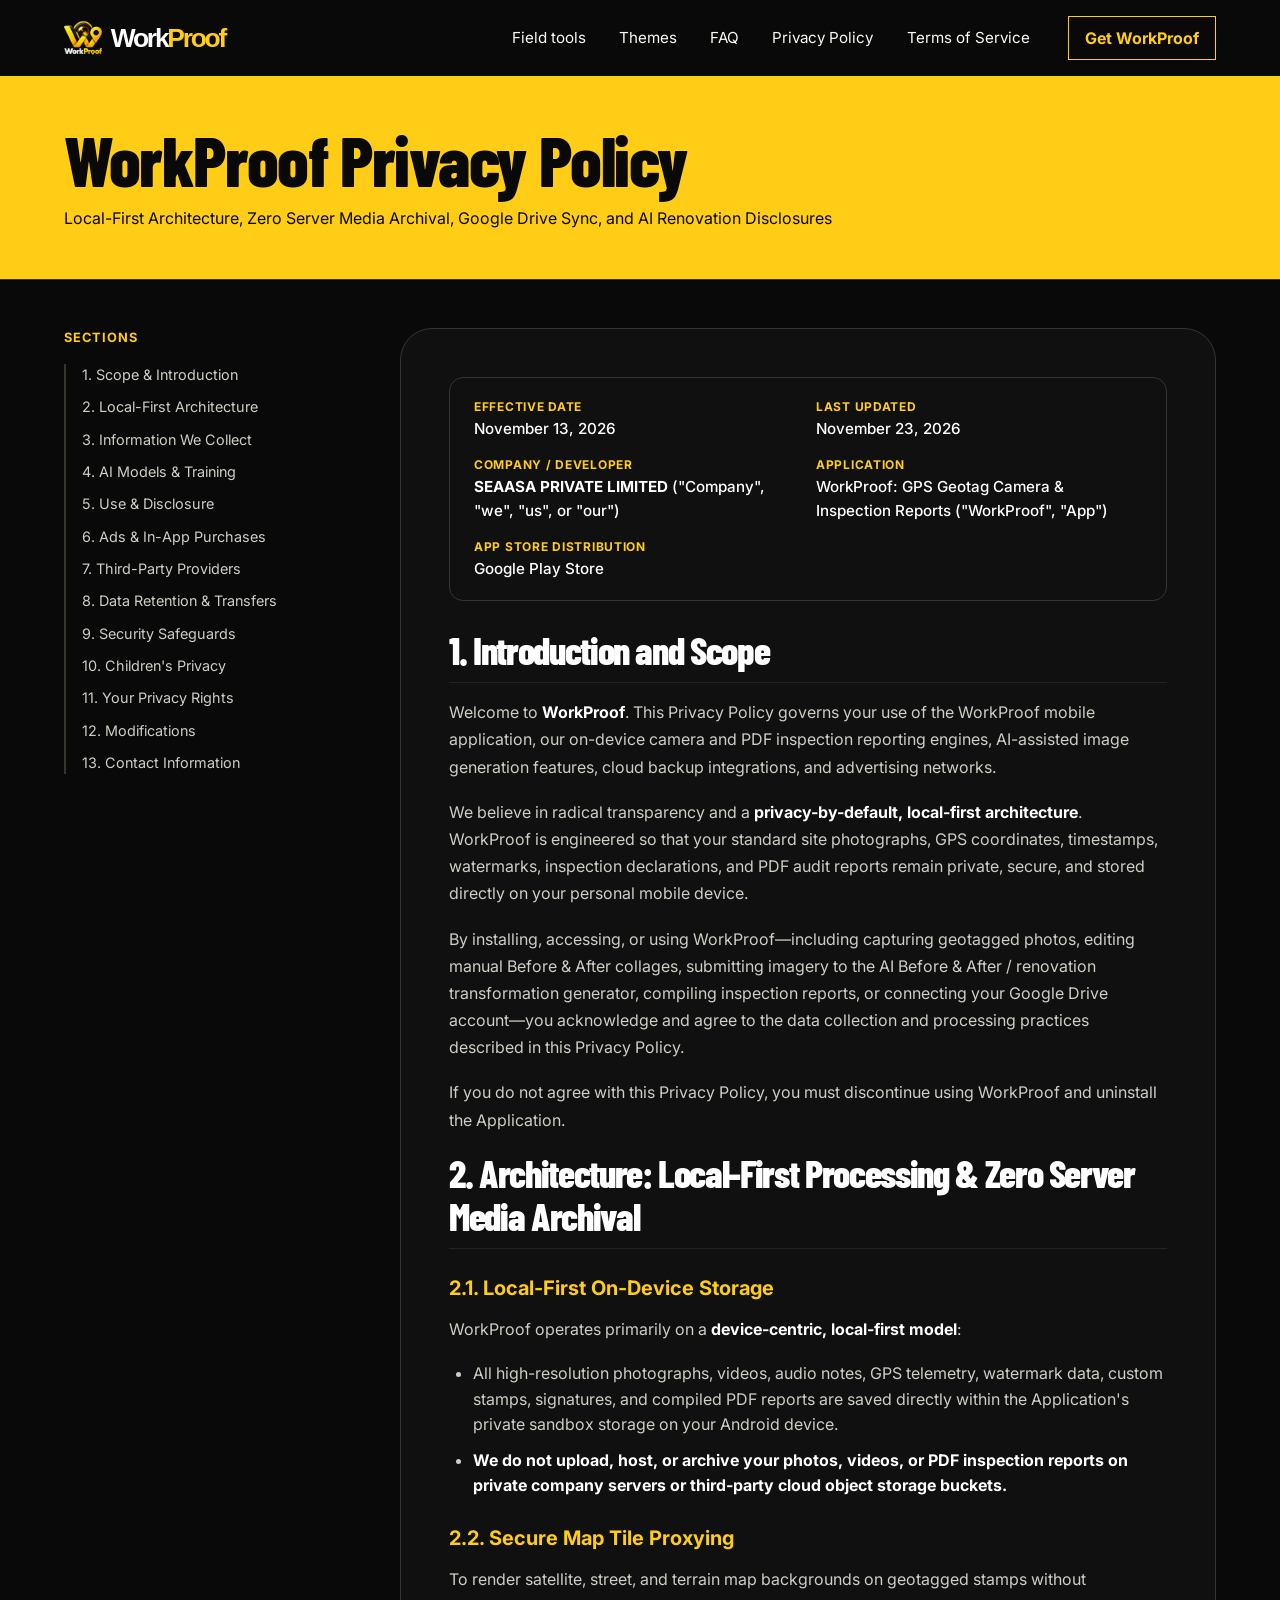
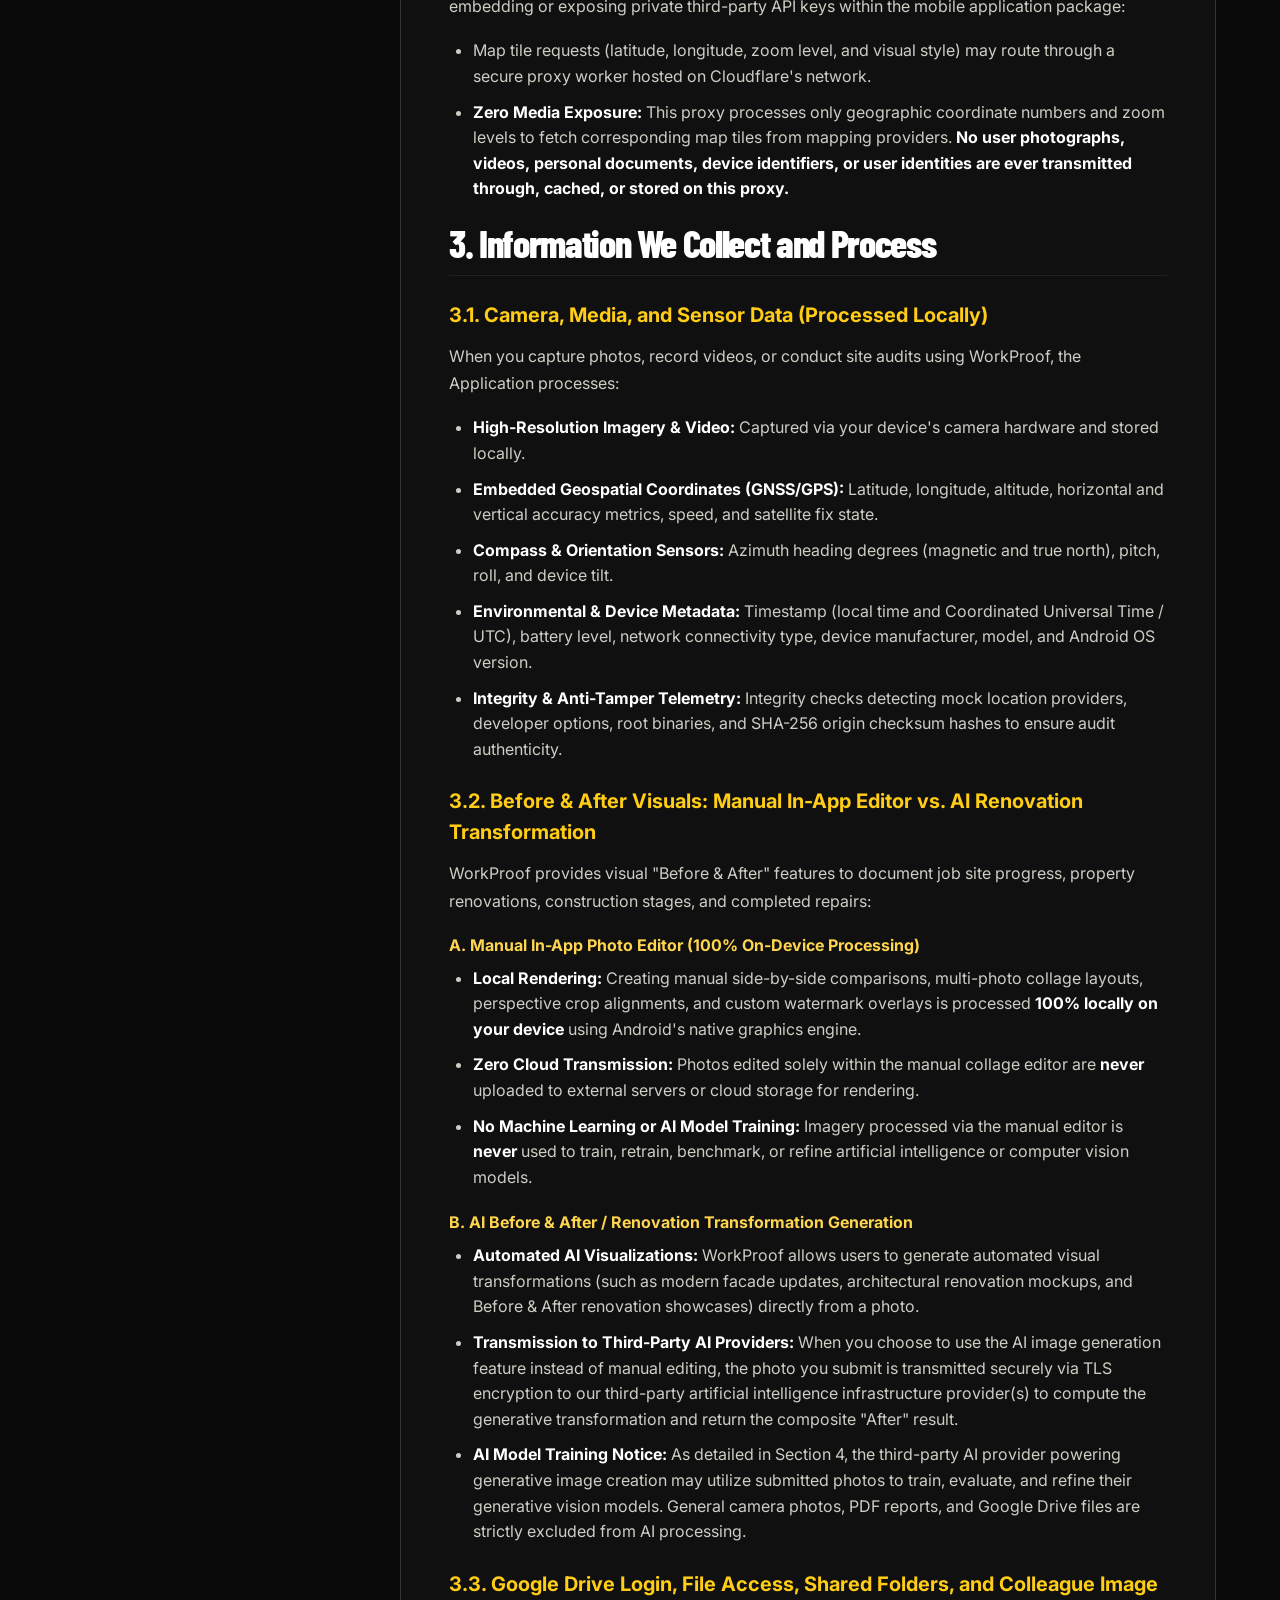
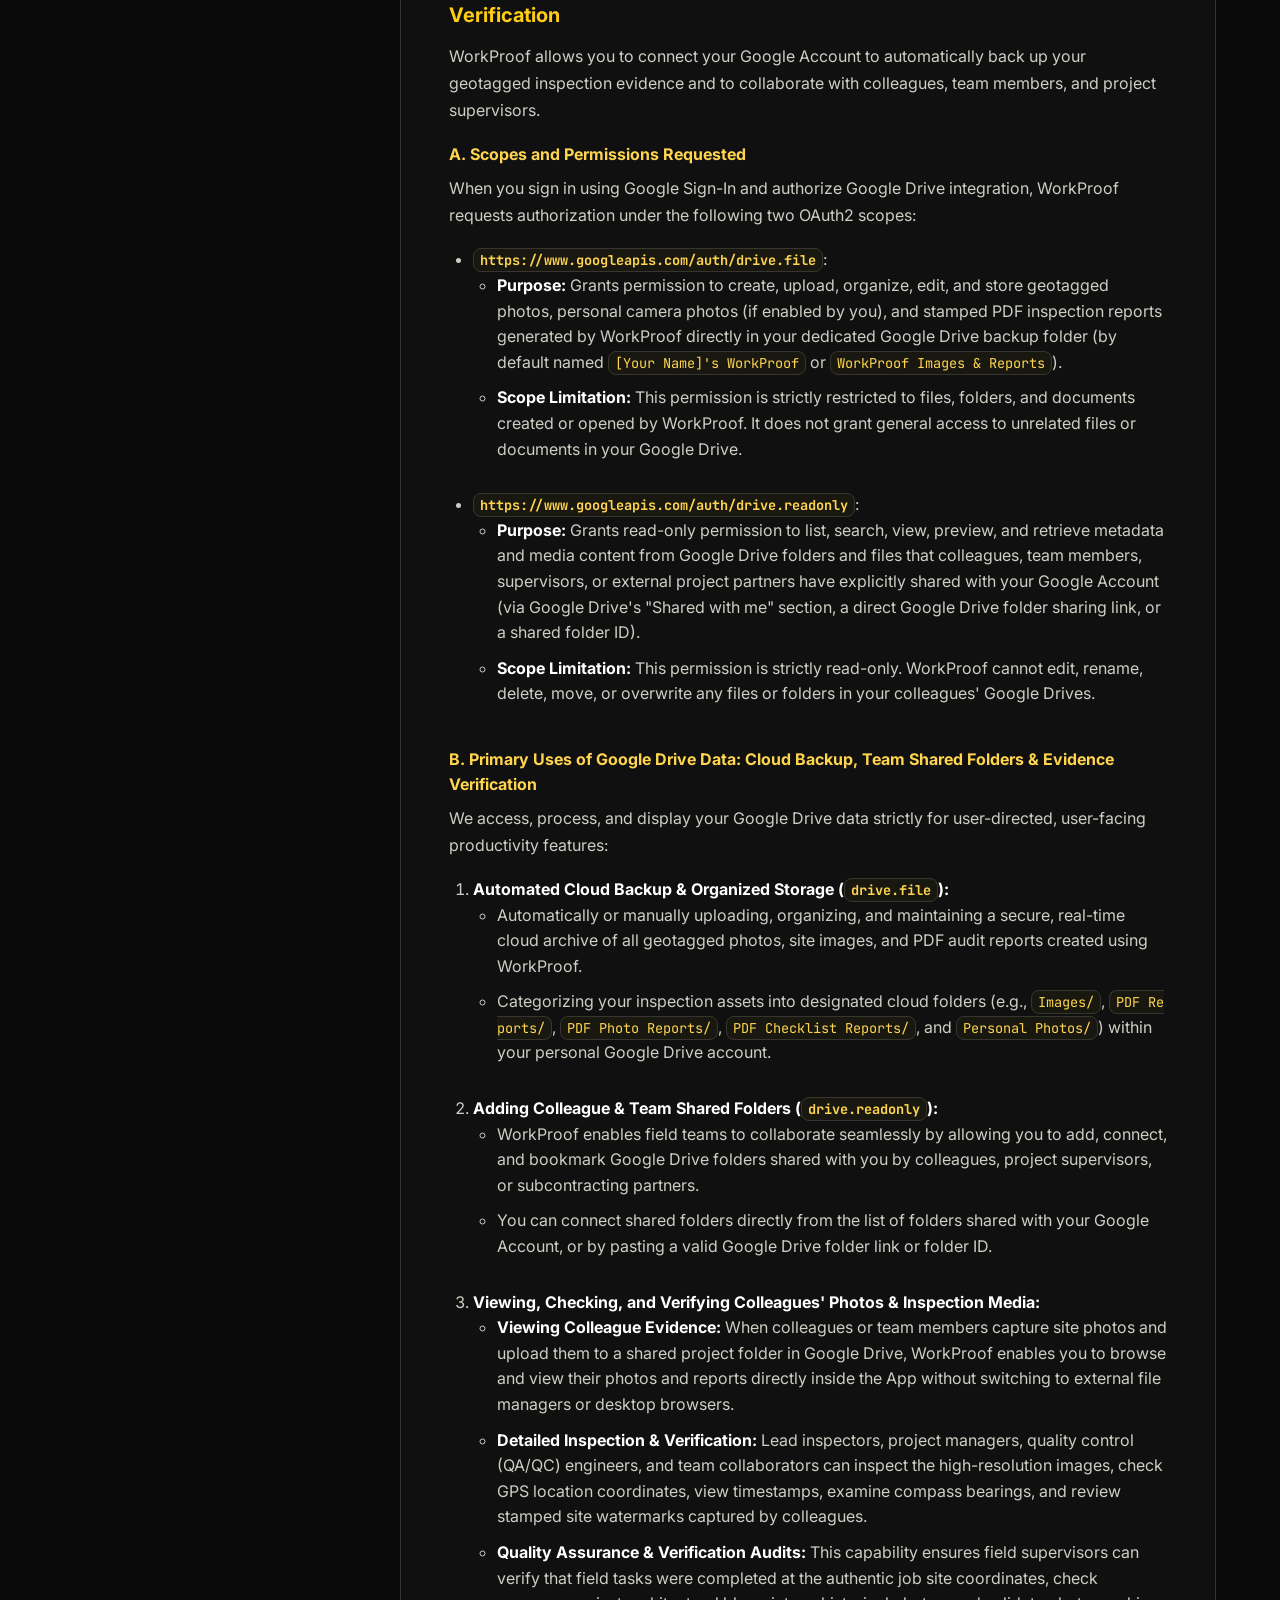
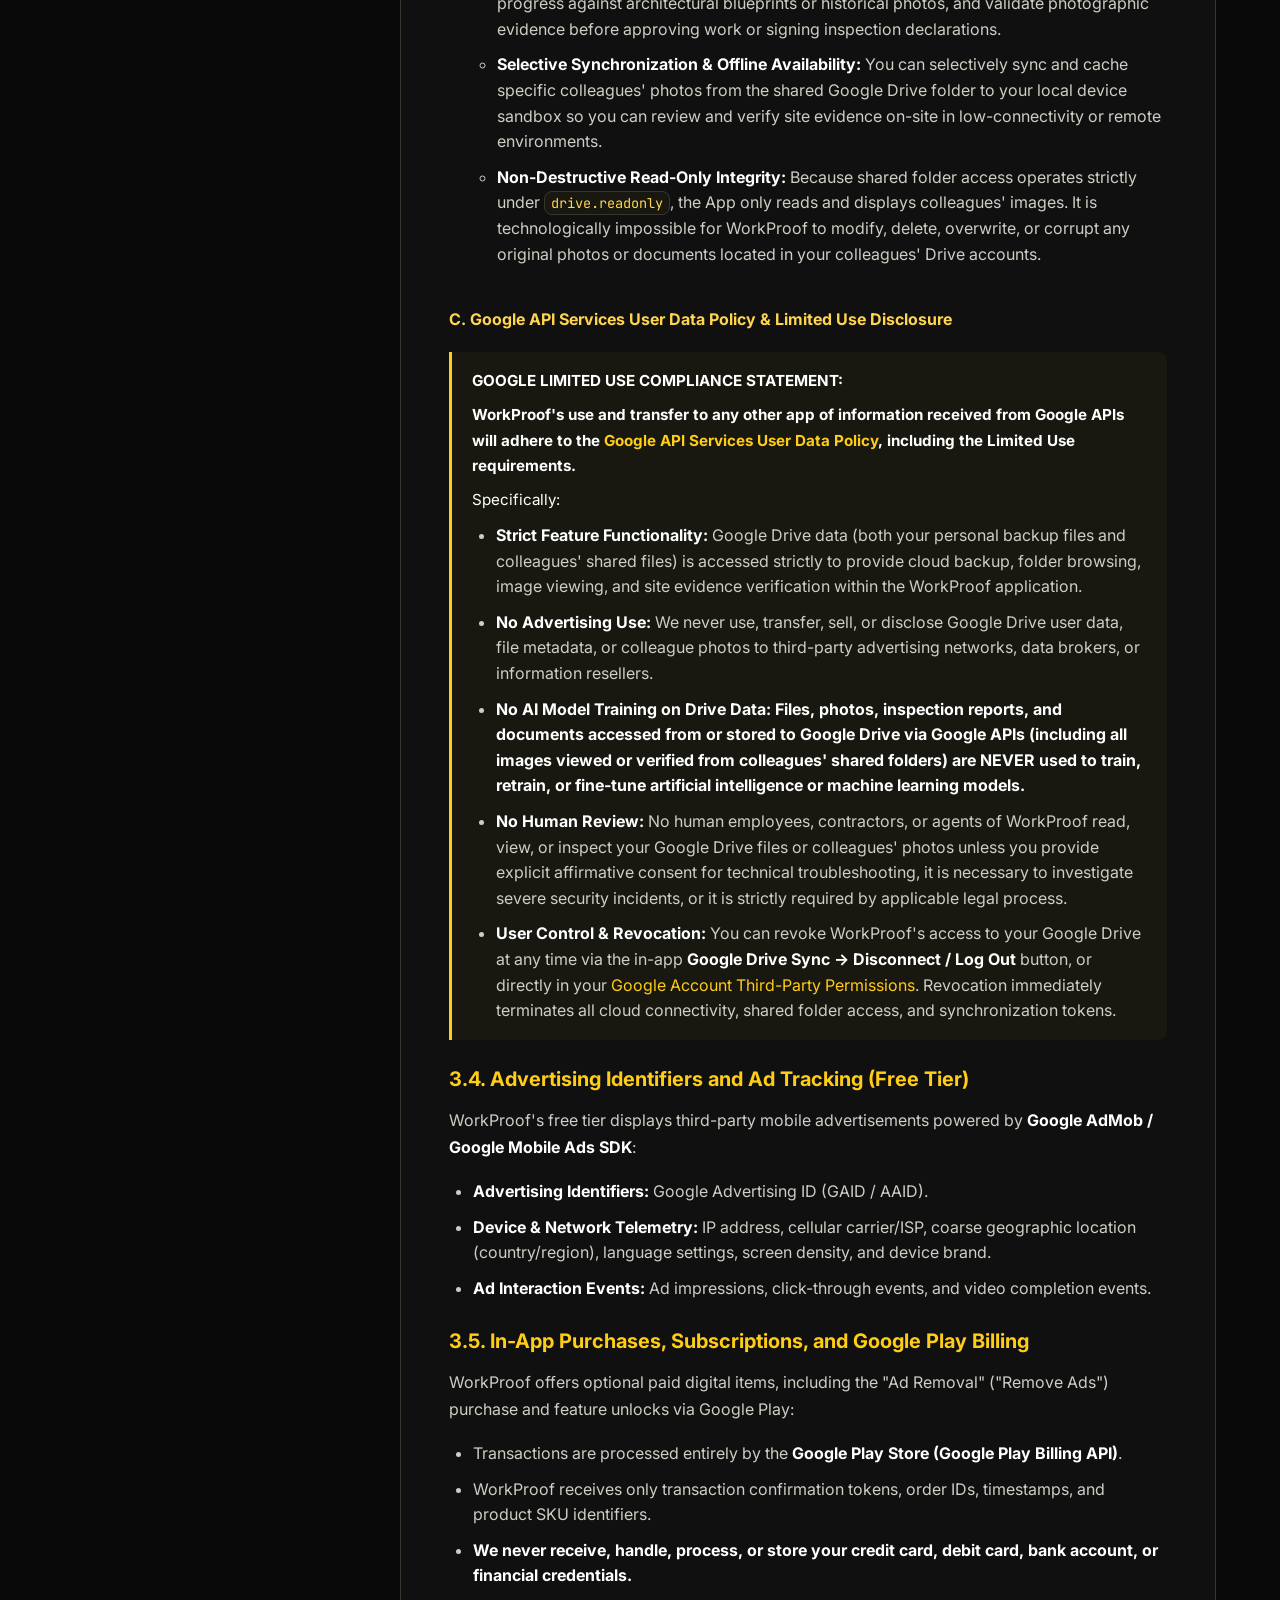
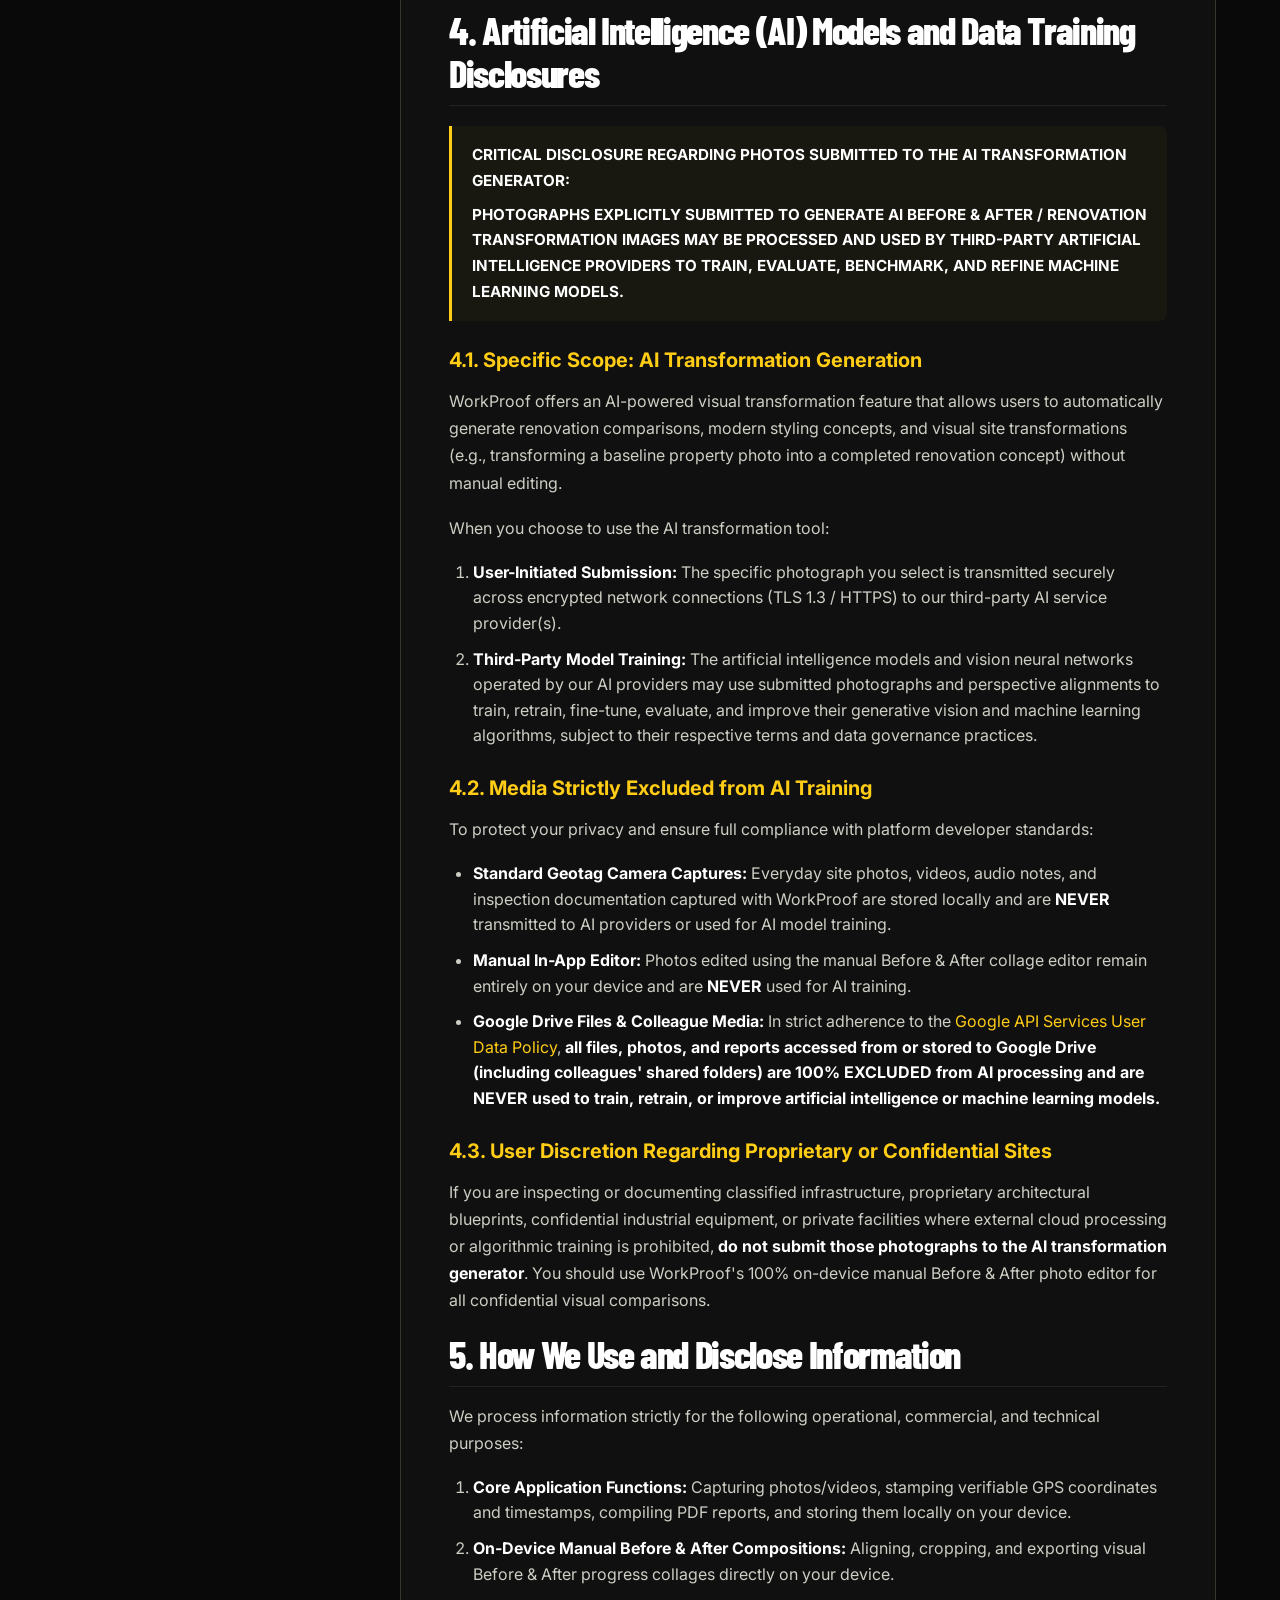
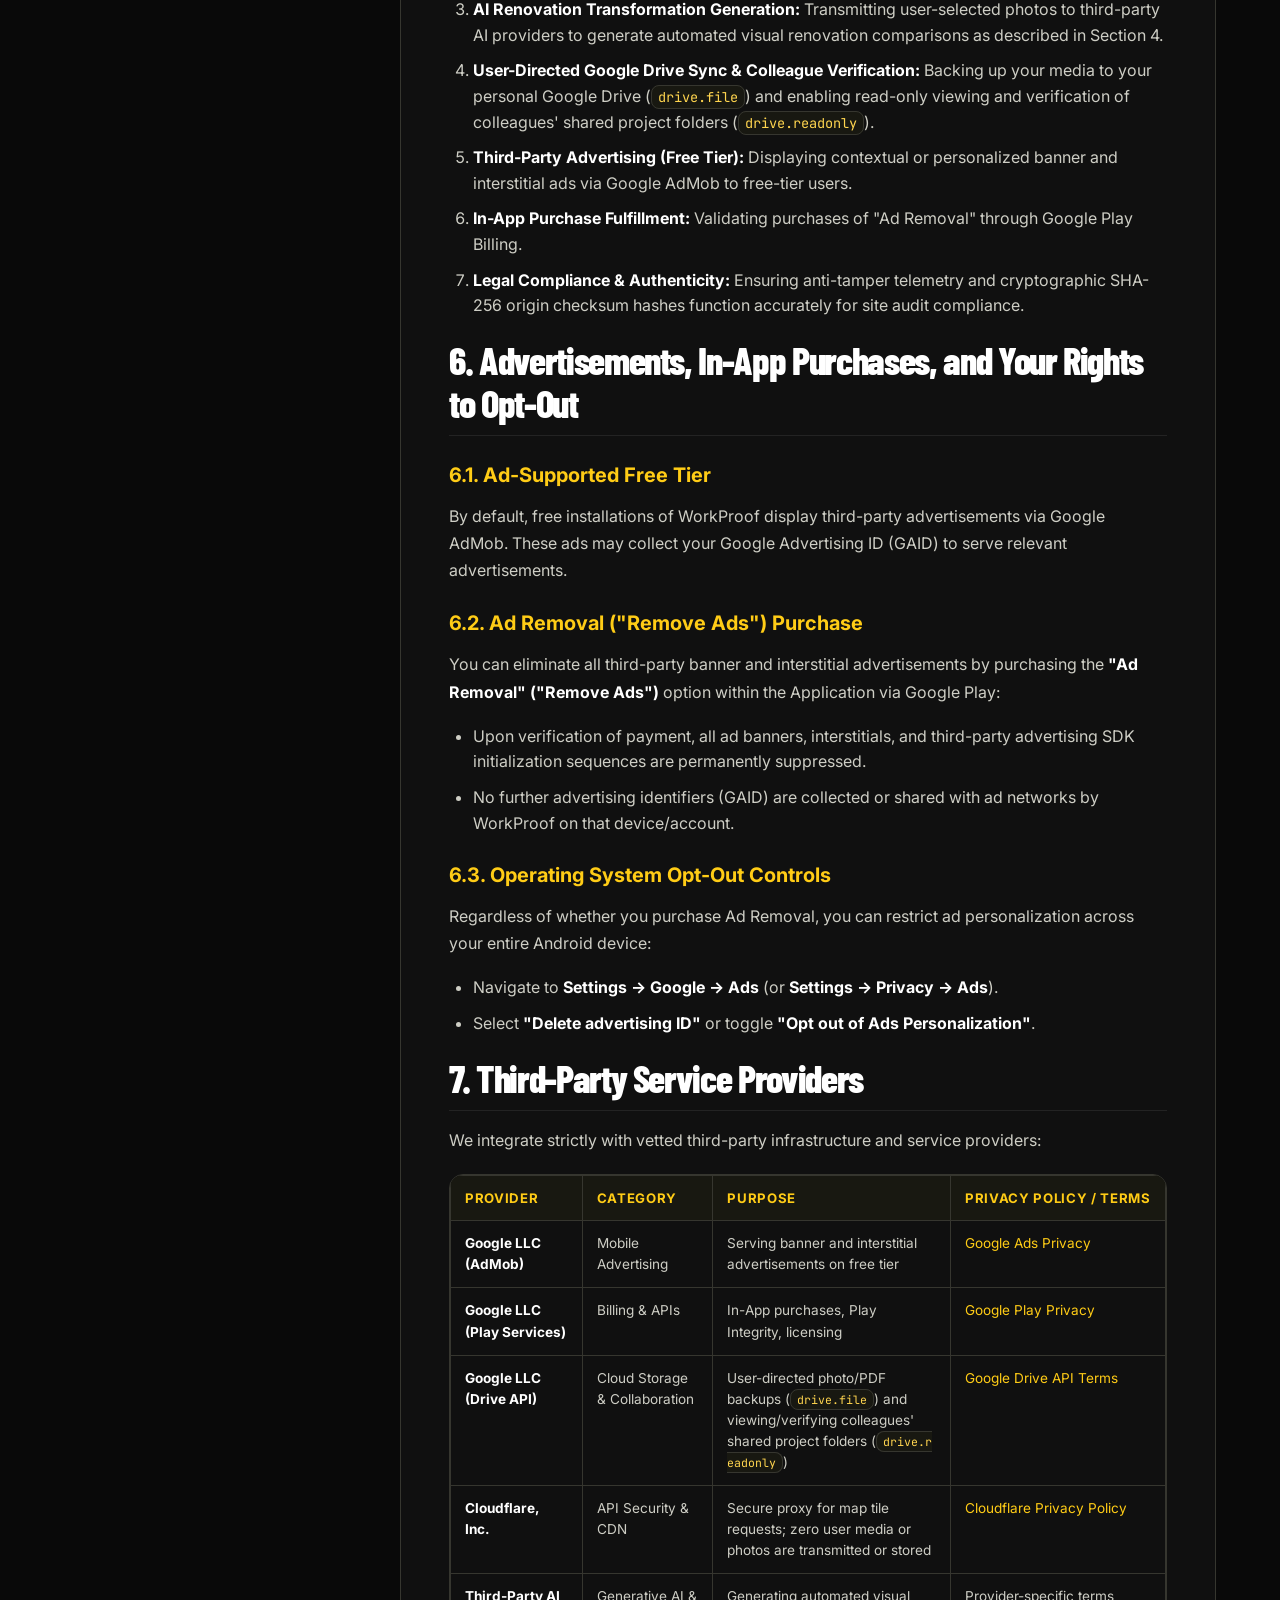
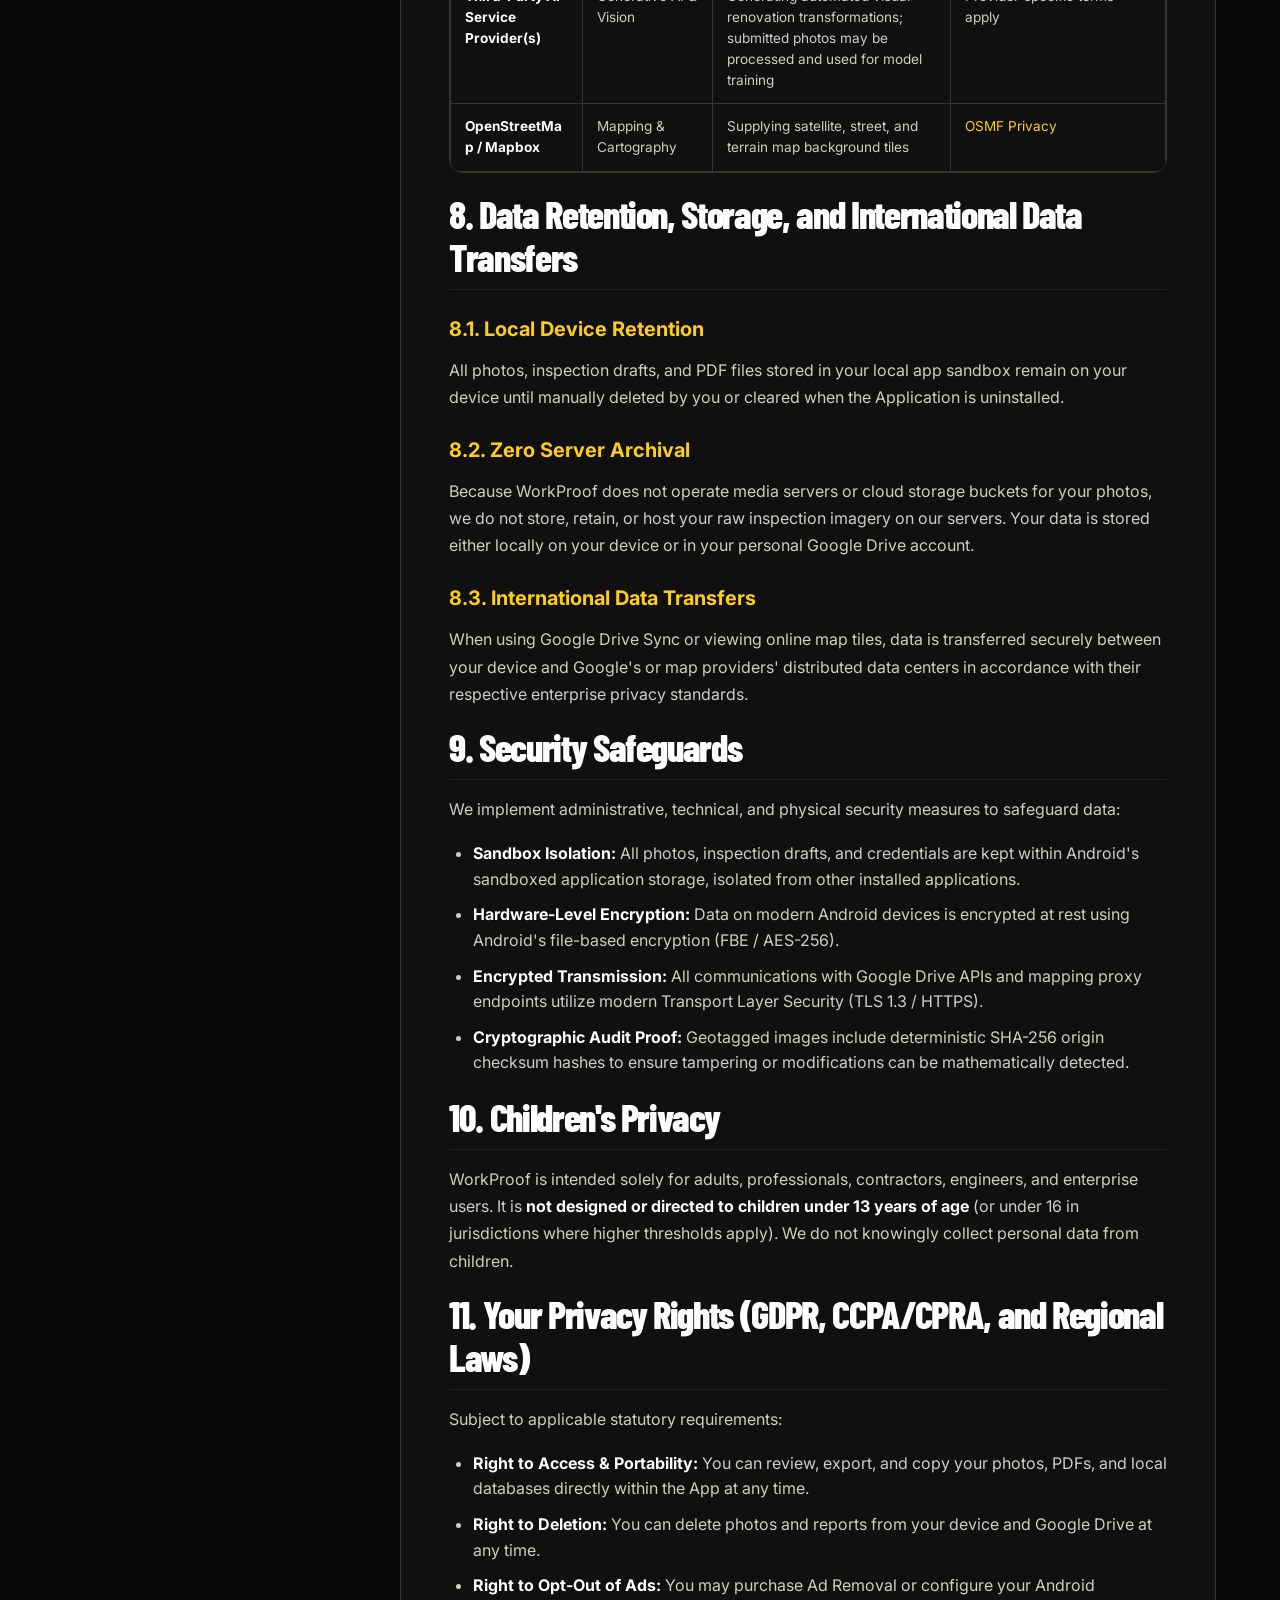
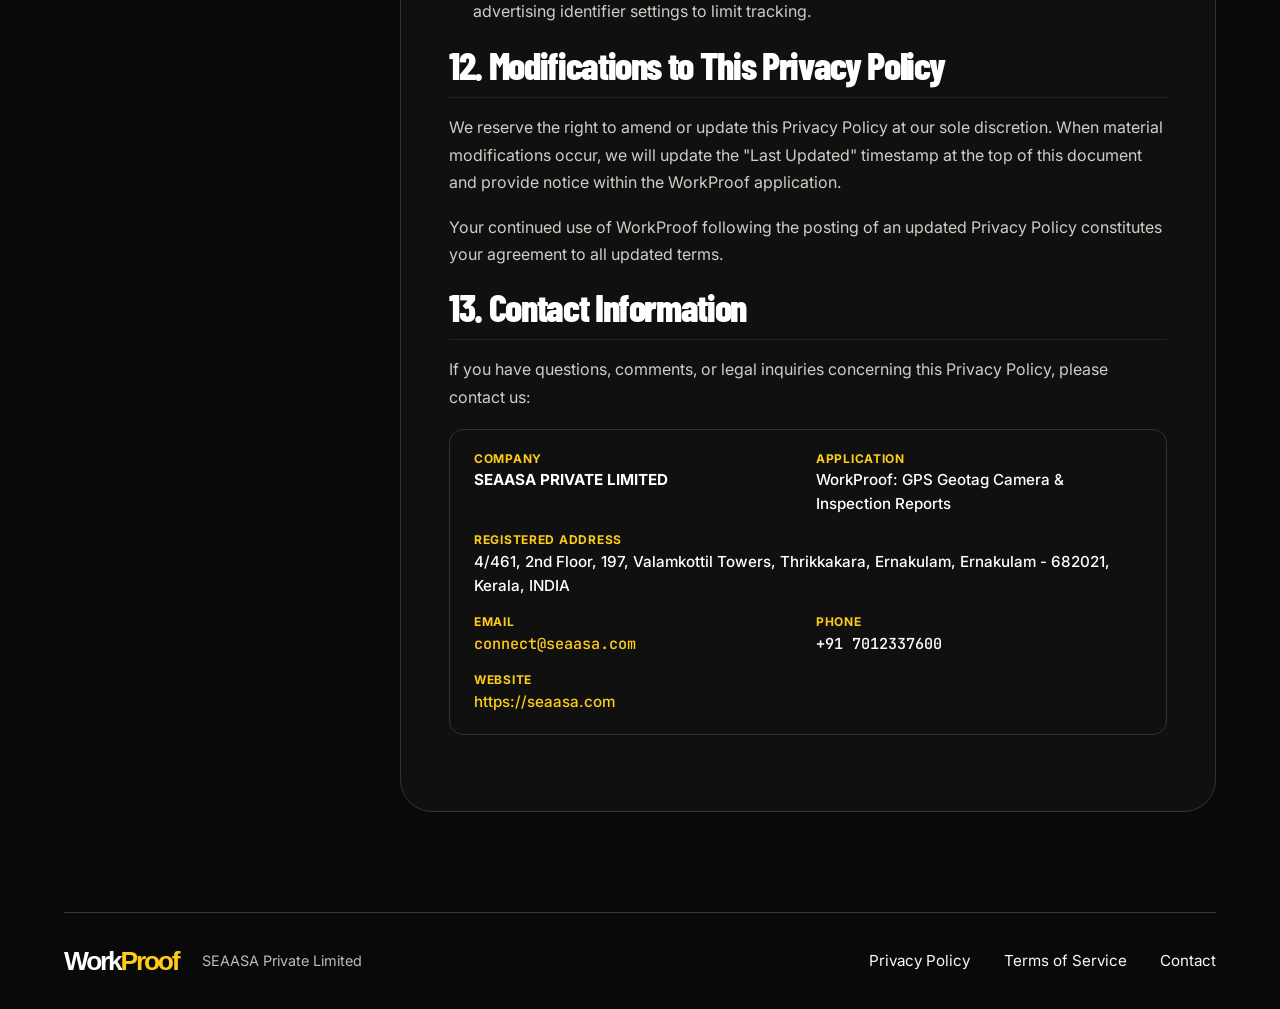
<file: privacy.html>
<!DOCTYPE html>
<html lang="en">
<head>
  <meta charset="UTF-8">
  <meta name="viewport" content="width=device-width, initial-scale=1.0, viewport-fit=cover">
  <title>Privacy Policy | WorkProof - SEAASA PRIVATE LIMITED</title>
  
  <meta name="description" content="Official Privacy Policy for WorkProof: GPS Geotag Camera & Inspection Reports, published by SEAASA PRIVATE LIMITED. Privacy-by-default, local-first architecture.">
  <meta name="robots" content="index, follow">
  <meta name="theme-color" content="#f5b700">

  <!-- Open Graph -->
  <meta property="og:type" content="article">
  <meta property="og:url" content="https://workproof.seaasa.com/privacy.html">
  <link rel="canonical" href="https://workproof.seaasa.com/privacy.html">
  <meta property="og:title" content="WorkProof Privacy Policy - SEAASA PRIVATE LIMITED">
  <meta property="og:description" content="Privacy-by-default, local-first architecture, Google Drive sync, and AI model training disclosures.">
  <meta property="og:image" content="assets/images/logo-square.png">

  <!-- Favicons -->
  <link rel="icon" type="image/x-icon" href="favicon.ico">
  <link rel="icon" type="image/png" sizes="32x32" href="assets/images/favicon-32x32.png">
  <link rel="apple-touch-icon" sizes="180x180" href="assets/images/apple-touch-icon.png">

  <!-- Fonts & CSS -->
  <link rel="preconnect" href="https://fonts.googleapis.com">
  <link rel="preconnect" href="https://fonts.gstatic.com" crossorigin>
  <link href="https://fonts.googleapis.com/css2?family=Inter:wght@400;500;600;700;800;900&family=JetBrains+Mono:wght@400;600;700&display=swap" rel="stylesheet">
  <link rel="stylesheet" href="assets/css/style.css">

  <style>
    .legal-meta-box {
      background: var(--bg-surface);
      border: 1px solid var(--border-card);
      border-radius: var(--radius-md);
      padding: 20px 24px;
      margin-bottom: 28px;
      display: grid;
      grid-template-columns: repeat(2, 1fr);
      gap: 16px;
    }
    .legal-meta-item {
      display: flex;
      flex-direction: column;
      min-width: 0;
    }
    .legal-meta-label {
      font-size: 0.75rem;
      text-transform: uppercase;
      letter-spacing: 0.06em;
      color: var(--yellow-primary);
      font-weight: 700;
    }
    .legal-meta-value {
      font-size: 0.95rem;
      color: var(--text-pure-white);
      font-weight: 500;
      overflow-wrap: break-word;
      word-break: break-word;
    }
    .legal-notice-block {
      background: var(--bg-surface-elevated);
      border-left: 3px solid var(--yellow-primary);
      padding: 16px 20px;
      margin: 20px 0;
      border-radius: 0 var(--radius-sm) var(--radius-sm) 0;
    }
    .legal-notice-block p {
      margin-bottom: 8px;
      font-size: 0.95rem;
      color: var(--text-pure-white);
    }
    .legal-notice-block p:last-child {
      margin-bottom: 0;
    }
    .legal-notice-block ul {
      margin-top: 10px;
      margin-bottom: 0;
    }
    .table-scroll-hint {
      display: none;
      font-size: 0.75rem;
      color: var(--yellow-primary);
      margin-bottom: 8px;
      font-weight: 600;
    }
    .table-container {
      width: 100%;
      max-width: 100%;
      overflow-x: auto;
      -webkit-overflow-scrolling: touch;
      margin: 20px 0;
      border: 1px solid var(--border-card);
      border-radius: var(--radius-md);
      background: var(--bg-surface);
      display: block;
    }
    .provider-table {
      width: 100%;
      min-width: 500px;
      border-collapse: collapse;
      margin: 0;
    }
    .provider-table th, .provider-table td {
      padding: 12px 14px;
      text-align: left;
      border: 1px solid var(--border-card);
      vertical-align: top;
      overflow-wrap: break-word;
      word-break: break-word;
    }
    .provider-table th {
      background: var(--bg-surface-elevated);
      color: var(--yellow-primary);
      font-size: 0.825rem;
      text-transform: uppercase;
      letter-spacing: 0.05em;
      white-space: nowrap;
    }
    .provider-table td {
      background: var(--bg-surface);
      font-size: 0.85rem;
      color: var(--text-silver);
    }
    .provider-table td strong {
      color: var(--text-pure-white);
    }
    @media (max-width: 680px) {
      .table-scroll-hint {
        display: block;
      }
      .legal-meta-box {
        grid-template-columns: 1fr;
        padding: 14px 14px;
        gap: 12px;
      }
      .provider-table {
        min-width: 480px;
      }
    }
  </style>
<link rel="stylesheet" href="/assets/css/field.css">
</head>
<body class="document">
<a class="skip" href="#main">Skip to content</a>
<header class="mast"><div class="wrap bar">
  <a class="brand" href="/" aria-label="WorkProof home"><img src="/assets/images/android-chrome-192x192.png" alt="">Work<span>Proof</span></a>
  <nav aria-label="Main navigation"><a href="/#features">Field tools</a><a href="/#themes">Themes</a><a href="/#faq">FAQ</a><a class="legal-link" href="/privacy.html">Privacy Policy</a><a class="legal-link" href="/terms.html">Terms of Service</a></nav>
  <a class="nav-action" href="/#download">Get WorkProof</a>
</div></header>
<main id="main">
    <!-- Page Header -->
    <div class="legal-header">
      <div class="container">
        <span class="section-tag">LEGAL & PRIVACY TRANSPARENCY</span>
        <h1 class="section-title">WorkProof Privacy Policy</h1>
        <p class="text-silver">Local-First Architecture, Zero Server Media Archival, Google Drive Sync, and AI Renovation Disclosures</p>
      </div>
    </div>

    <!-- Legal Content Grid -->
    <div class="container">
      <div class="legal-grid">
        <!-- Sidebar Navigation -->
        <aside class="legal-sidebar">
          <div class="legal-nav-title">Sections</div>
          <ul class="legal-nav-list">
            <li><a href="#section-1" class="legal-nav-link">1. Scope & Introduction</a></li>
            <li><a href="#section-2" class="legal-nav-link">2. Local-First Architecture</a></li>
            <li><a href="#section-3" class="legal-nav-link">3. Information We Collect</a></li>
            <li><a href="#section-4" class="legal-nav-link">4. AI Models & Training</a></li>
            <li><a href="#section-5" class="legal-nav-link">5. Use & Disclosure</a></li>
            <li><a href="#section-6" class="legal-nav-link">6. Ads & In-App Purchases</a></li>
            <li><a href="#section-7" class="legal-nav-link">7. Third-Party Providers</a></li>
            <li><a href="#section-8" class="legal-nav-link">8. Data Retention & Transfers</a></li>
            <li><a href="#section-9" class="legal-nav-link">9. Security Safeguards</a></li>
            <li><a href="#section-10" class="legal-nav-link">10. Children's Privacy</a></li>
            <li><a href="#section-11" class="legal-nav-link">11. Your Privacy Rights</a></li>
            <li><a href="#section-12" class="legal-nav-link">12. Modifications</a></li>
            <li><a href="#section-13" class="legal-nav-link">13. Contact Information</a></li>
          </ul>
        </aside>

        <!-- Main Body -->
        <article class="legal-body">
          <!-- Metadata Box -->
          <div class="legal-meta-box">
            <div class="legal-meta-item">
              <span class="legal-meta-label">Effective Date</span>
              <span class="legal-meta-value">November 13, 2026</span>
            </div>
            <div class="legal-meta-item">
              <span class="legal-meta-label">Last Updated</span>
              <span class="legal-meta-value">November 23, 2026</span>
            </div>
            <div class="legal-meta-item">
              <span class="legal-meta-label">Company / Developer</span>
              <span class="legal-meta-value"><strong>SEAASA PRIVATE LIMITED</strong> ("Company", "we", "us", or "our")</span>
            </div>
            <div class="legal-meta-item">
              <span class="legal-meta-label">Application</span>
              <span class="legal-meta-value">WorkProof: GPS Geotag Camera & Inspection Reports ("WorkProof", "App")</span>
            </div>
            <div class="legal-meta-item" style="grid-column: 1 / -1;">
              <span class="legal-meta-label">App Store Distribution</span>
              <span class="legal-meta-value">Google Play Store</span>
            </div>
          </div>

          <!-- Section 1 -->
          <section id="section-1">
            <h2>1. Introduction and Scope</h2>
            <p>
              Welcome to <strong>WorkProof</strong>. This Privacy Policy governs your use of the WorkProof mobile application, our on-device camera and PDF inspection reporting engines, AI-assisted image generation features, cloud backup integrations, and advertising networks.
            </p>
            <p>
              We believe in radical transparency and a <strong>privacy-by-default, local-first architecture</strong>. WorkProof is engineered so that your standard site photographs, GPS coordinates, timestamps, watermarks, inspection declarations, and PDF audit reports remain private, secure, and stored directly on your personal mobile device.
            </p>
            <p>
              By installing, accessing, or using WorkProof—including capturing geotagged photos, editing manual Before & After collages, submitting imagery to the AI Before & After / renovation transformation generator, compiling inspection reports, or connecting your Google Drive account—you acknowledge and agree to the data collection and processing practices described in this Privacy Policy.
            </p>
            <p>
              If you do not agree with this Privacy Policy, you must discontinue using WorkProof and uninstall the Application.
            </p>
          </section>

          <!-- Section 2 -->
          <section id="section-2">
            <h2>2. Architecture: Local-First Processing & Zero Server Media Archival</h2>

            <h3>2.1. Local-First On-Device Storage</h3>
            <p>WorkProof operates primarily on a <strong>device-centric, local-first model</strong>:</p>
            <ul>
              <li>All high-resolution photographs, videos, audio notes, GPS telemetry, watermark data, custom stamps, signatures, and compiled PDF reports are saved directly within the Application's private sandbox storage on your Android device.</li>
              <li><strong>We do not upload, host, or archive your photos, videos, or PDF inspection reports on private company servers or third-party cloud object storage buckets.</strong></li>
            </ul>

            <h3>2.2. Secure Map Tile Proxying</h3>
            <p>To render satellite, street, and terrain map backgrounds on geotagged stamps without embedding or exposing private third-party API keys within the mobile application package:</p>
            <ul>
              <li>Map tile requests (latitude, longitude, zoom level, and visual style) may route through a secure proxy worker hosted on Cloudflare's network.</li>
              <li><strong>Zero Media Exposure:</strong> This proxy processes only geographic coordinate numbers and zoom levels to fetch corresponding map tiles from mapping providers. <strong>No user photographs, videos, personal documents, device identifiers, or user identities are ever transmitted through, cached, or stored on this proxy.</strong></li>
            </ul>
          </section>

          <!-- Section 3 -->
          <section id="section-3">
            <h2>3. Information We Collect and Process</h2>

            <h3>3.1. Camera, Media, and Sensor Data (Processed Locally)</h3>
            <p>When you capture photos, record videos, or conduct site audits using WorkProof, the Application processes:</p>
            <ul>
              <li><strong>High-Resolution Imagery & Video:</strong> Captured via your device's camera hardware and stored locally.</li>
              <li><strong>Embedded Geospatial Coordinates (GNSS/GPS):</strong> Latitude, longitude, altitude, horizontal and vertical accuracy metrics, speed, and satellite fix state.</li>
              <li><strong>Compass & Orientation Sensors:</strong> Azimuth heading degrees (magnetic and true north), pitch, roll, and device tilt.</li>
              <li><strong>Environmental & Device Metadata:</strong> Timestamp (local time and Coordinated Universal Time / UTC), battery level, network connectivity type, device manufacturer, model, and Android OS version.</li>
              <li><strong>Integrity & Anti-Tamper Telemetry:</strong> Integrity checks detecting mock location providers, developer options, root binaries, and SHA-256 origin checksum hashes to ensure audit authenticity.</li>
            </ul>

            <h3>3.2. Before & After Visuals: Manual In-App Editor vs. AI Renovation Transformation</h3>
            <p>WorkProof provides visual "Before & After" features to document job site progress, property renovations, construction stages, and completed repairs:</p>

            <h4 style="color: var(--yellow-light); margin: 18px 0 8px 0;">A. Manual In-App Photo Editor (100% On-Device Processing)</h4>
            <ul>
              <li><strong>Local Rendering:</strong> Creating manual side-by-side comparisons, multi-photo collage layouts, perspective crop alignments, and custom watermark overlays is processed <strong>100% locally on your device</strong> using Android's native graphics engine.</li>
              <li><strong>Zero Cloud Transmission:</strong> Photos edited solely within the manual collage editor are <strong>never</strong> uploaded to external servers or cloud storage for rendering.</li>
              <li><strong>No Machine Learning or AI Model Training:</strong> Imagery processed via the manual editor is <strong>never</strong> used to train, retrain, benchmark, or refine artificial intelligence or computer vision models.</li>
            </ul>

            <h4 style="color: var(--yellow-light); margin: 18px 0 8px 0;">B. AI Before & After / Renovation Transformation Generation</h4>
            <ul>
              <li><strong>Automated AI Visualizations:</strong> WorkProof allows users to generate automated visual transformations (such as modern facade updates, architectural renovation mockups, and Before & After renovation showcases) directly from a photo.</li>
              <li><strong>Transmission to Third-Party AI Providers:</strong> When you choose to use the AI image generation feature instead of manual editing, the photo you submit is transmitted securely via TLS encryption to our third-party artificial intelligence infrastructure provider(s) to compute the generative transformation and return the composite "After" result.</li>
              <li><strong>AI Model Training Notice:</strong> As detailed in Section 4, the third-party AI provider powering generative image creation may utilize submitted photos to train, evaluate, and refine their generative vision models. General camera photos, PDF reports, and Google Drive files are strictly excluded from AI processing.</li>
            </ul>

            <h3>3.3. Google Drive Login, File Access, Shared Folders, and Colleague Image Verification</h3>
            <p>
              WorkProof allows you to connect your Google Account to automatically back up your geotagged inspection evidence and to collaborate with colleagues, team members, and project supervisors.
            </p>

            <h4 style="color: var(--yellow-light); margin: 18px 0 8px 0;">A. Scopes and Permissions Requested</h4>
            <p>When you sign in using Google Sign-In and authorize Google Drive integration, WorkProof requests authorization under the following two OAuth2 scopes:</p>
            <ul>
              <li>
                <strong><code>https://www.googleapis.com/auth/drive.file</code></strong>:
                <ul>
                  <li><strong>Purpose:</strong> Grants permission to create, upload, organize, edit, and store geotagged photos, personal camera photos (if enabled by you), and stamped PDF inspection reports generated by WorkProof directly in your dedicated Google Drive backup folder (by default named <code>[Your Name]'s WorkProof</code> or <code>WorkProof Images & Reports</code>).</li>
                  <li><strong>Scope Limitation:</strong> This permission is strictly restricted to files, folders, and documents created or opened by WorkProof. It does not grant general access to unrelated files or documents in your Google Drive.</li>
                </ul>
              </li>
              <li>
                <strong><code>https://www.googleapis.com/auth/drive.readonly</code></strong>:
                <ul>
                  <li><strong>Purpose:</strong> Grants read-only permission to list, search, view, preview, and retrieve metadata and media content from Google Drive folders and files that colleagues, team members, supervisors, or external project partners have explicitly shared with your Google Account (via Google Drive's "Shared with me" section, a direct Google Drive folder sharing link, or a shared folder ID).</li>
                  <li><strong>Scope Limitation:</strong> This permission is strictly read-only. WorkProof cannot edit, rename, delete, move, or overwrite any files or folders in your colleagues' Google Drives.</li>
                </ul>
              </li>
            </ul>

            <h4 style="color: var(--yellow-light); margin: 18px 0 8px 0;">B. Primary Uses of Google Drive Data: Cloud Backup, Team Shared Folders & Evidence Verification</h4>
            <p>We access, process, and display your Google Drive data strictly for user-directed, user-facing productivity features:</p>
            <ol>
              <li>
                <strong>Automated Cloud Backup & Organized Storage (<code>drive.file</code>):</strong>
                <ul>
                  <li>Automatically or manually uploading, organizing, and maintaining a secure, real-time cloud archive of all geotagged photos, site images, and PDF audit reports created using WorkProof.</li>
                  <li>Categorizing your inspection assets into designated cloud folders (e.g., <code>Images/</code>, <code>PDF Reports/</code>, <code>PDF Photo Reports/</code>, <code>PDF Checklist Reports/</code>, and <code>Personal Photos/</code>) within your personal Google Drive account.</li>
                </ul>
              </li>
              <li>
                <strong>Adding Colleague & Team Shared Folders (<code>drive.readonly</code>):</strong>
                <ul>
                  <li>WorkProof enables field teams to collaborate seamlessly by allowing you to add, connect, and bookmark Google Drive folders shared with you by colleagues, project supervisors, or subcontracting partners.</li>
                  <li>You can connect shared folders directly from the list of folders shared with your Google Account, or by pasting a valid Google Drive folder link or folder ID.</li>
                </ul>
              </li>
              <li>
                <strong>Viewing, Checking, and Verifying Colleagues' Photos & Inspection Media:</strong>
                <ul>
                  <li><strong>Viewing Colleague Evidence:</strong> When colleagues or team members capture site photos and upload them to a shared project folder in Google Drive, WorkProof enables you to browse and view their photos and reports directly inside the App without switching to external file managers or desktop browsers.</li>
                  <li><strong>Detailed Inspection & Verification:</strong> Lead inspectors, project managers, quality control (QA/QC) engineers, and team collaborators can inspect the high-resolution images, check GPS location coordinates, view timestamps, examine compass bearings, and review stamped site watermarks captured by colleagues.</li>
                  <li><strong>Quality Assurance & Verification Audits:</strong> This capability ensures field supervisors can verify that field tasks were completed at the authentic job site coordinates, check progress against architectural blueprints or historical photos, and validate photographic evidence before approving work or signing inspection declarations.</li>
                  <li><strong>Selective Synchronization & Offline Availability:</strong> You can selectively sync and cache specific colleagues' photos from the shared Google Drive folder to your local device sandbox so you can review and verify site evidence on-site in low-connectivity or remote environments.</li>
                  <li><strong>Non-Destructive Read-Only Integrity:</strong> Because shared folder access operates strictly under <code>drive.readonly</code>, the App only reads and displays colleagues' images. It is technologically impossible for WorkProof to modify, delete, overwrite, or corrupt any original photos or documents located in your colleagues' Drive accounts.</li>
                </ul>
              </li>
            </ol>

            <h4 style="color: var(--yellow-light); margin: 18px 0 8px 0;">C. Google API Services User Data Policy & Limited Use Disclosure</h4>
            <div class="legal-notice-block">
              <p><strong>GOOGLE LIMITED USE COMPLIANCE STATEMENT:</strong></p>
              <p>
                <strong>WorkProof's use and transfer to any other app of information received from Google APIs will adhere to the <a href="https://developers.google.com/terms/api-services-user-data-policy" target="_blank" rel="noopener noreferrer" class="text-yellow">Google API Services User Data Policy</a>, including the Limited Use requirements.</strong>
              </p>
              <p>Specifically:</p>
              <ul>
                <li><strong>Strict Feature Functionality:</strong> Google Drive data (both your personal backup files and colleagues' shared files) is accessed strictly to provide cloud backup, folder browsing, image viewing, and site evidence verification within the WorkProof application.</li>
                <li><strong>No Advertising Use:</strong> We never use, transfer, sell, or disclose Google Drive user data, file metadata, or colleague photos to third-party advertising networks, data brokers, or information resellers.</li>
                <li><strong>No AI Model Training on Drive Data:</strong> <strong>Files, photos, inspection reports, and documents accessed from or stored to Google Drive via Google APIs (including all images viewed or verified from colleagues' shared folders) are NEVER used to train, retrain, or fine-tune artificial intelligence or machine learning models.</strong></li>
                <li><strong>No Human Review:</strong> No human employees, contractors, or agents of WorkProof read, view, or inspect your Google Drive files or colleagues' photos unless you provide explicit affirmative consent for technical troubleshooting, it is necessary to investigate severe security incidents, or it is strictly required by applicable legal process.</li>
                <li><strong>User Control & Revocation:</strong> You can revoke WorkProof's access to your Google Drive at any time via the in-app <strong>Google Drive Sync &rarr; Disconnect / Log Out</strong> button, or directly in your <a href="https://myaccount.google.com/permissions" target="_blank" rel="noopener noreferrer" class="text-yellow">Google Account Third-Party Permissions</a>. Revocation immediately terminates all cloud connectivity, shared folder access, and synchronization tokens.</li>
              </ul>
            </div>

            <h3>3.4. Advertising Identifiers and Ad Tracking (Free Tier)</h3>
            <p>WorkProof's free tier displays third-party mobile advertisements powered by <strong>Google AdMob / Google Mobile Ads SDK</strong>:</p>
            <ul>
              <li><strong>Advertising Identifiers:</strong> Google Advertising ID (GAID / AAID).</li>
              <li><strong>Device & Network Telemetry:</strong> IP address, cellular carrier/ISP, coarse geographic location (country/region), language settings, screen density, and device brand.</li>
              <li><strong>Ad Interaction Events:</strong> Ad impressions, click-through events, and video completion events.</li>
            </ul>

            <h3>3.5. In-App Purchases, Subscriptions, and Google Play Billing</h3>
            <p>WorkProof offers optional paid digital items, including the "Ad Removal" ("Remove Ads") purchase and feature unlocks via Google Play:</p>
            <ul>
              <li>Transactions are processed entirely by the <strong>Google Play Store (Google Play Billing API)</strong>.</li>
              <li>WorkProof receives only transaction confirmation tokens, order IDs, timestamps, and product SKU identifiers.</li>
              <li><strong>We never receive, handle, process, or store your credit card, debit card, bank account, or financial credentials.</strong></li>
            </ul>
          </section>

          <!-- Section 4 -->
          <section id="section-4">
            <h2>4. Artificial Intelligence (AI) Models and Data Training Disclosures</h2>

            <div class="legal-notice-block">
              <p><strong>CRITICAL DISCLOSURE REGARDING PHOTOS SUBMITTED TO THE AI TRANSFORMATION GENERATOR:</strong></p>
              <p>
                <strong>PHOTOGRAPHS EXPLICITLY SUBMITTED TO GENERATE AI BEFORE & AFTER / RENOVATION TRANSFORMATION IMAGES MAY BE PROCESSED AND USED BY THIRD-PARTY ARTIFICIAL INTELLIGENCE PROVIDERS TO TRAIN, EVALUATE, BENCHMARK, AND REFINE MACHINE LEARNING MODELS.</strong>
              </p>
            </div>

            <h3>4.1. Specific Scope: AI Transformation Generation</h3>
            <p>
              WorkProof offers an AI-powered visual transformation feature that allows users to automatically generate renovation comparisons, modern styling concepts, and visual site transformations (e.g., transforming a baseline property photo into a completed renovation concept) without manual editing.
            </p>
            <p>When you choose to use the AI transformation tool:</p>
            <ol>
              <li><strong>User-Initiated Submission:</strong> The specific photograph you select is transmitted securely across encrypted network connections (TLS 1.3 / HTTPS) to our third-party AI service provider(s).</li>
              <li><strong>Third-Party Model Training:</strong> The artificial intelligence models and vision neural networks operated by our AI providers may use submitted photographs and perspective alignments to train, retrain, fine-tune, evaluate, and improve their generative vision and machine learning algorithms, subject to their respective terms and data governance practices.</li>
            </ol>

            <h3>4.2. Media Strictly Excluded from AI Training</h3>
            <p>To protect your privacy and ensure full compliance with platform developer standards:</p>
            <ul>
              <li><strong>Standard Geotag Camera Captures:</strong> Everyday site photos, videos, audio notes, and inspection documentation captured with WorkProof are stored locally and are <strong>NEVER</strong> transmitted to AI providers or used for AI model training.</li>
              <li><strong>Manual In-App Editor:</strong> Photos edited using the manual Before & After collage editor remain entirely on your device and are <strong>NEVER</strong> used for AI training.</li>
              <li><strong>Google Drive Files & Colleague Media:</strong> In strict adherence to the <a href="https://developers.google.com/terms/api-services-user-data-policy" target="_blank" rel="noopener noreferrer" class="text-yellow">Google API Services User Data Policy</a>, <strong>all files, photos, and reports accessed from or stored to Google Drive (including colleagues' shared folders) are 100% EXCLUDED from AI processing and are NEVER used to train, retrain, or improve artificial intelligence or machine learning models.</strong></li>
            </ul>

            <h3>4.3. User Discretion Regarding Proprietary or Confidential Sites</h3>
            <p>
              If you are inspecting or documenting classified infrastructure, proprietary architectural blueprints, confidential industrial equipment, or private facilities where external cloud processing or algorithmic training is prohibited, <strong>do not submit those photographs to the AI transformation generator</strong>. You should use WorkProof's 100% on-device manual Before & After photo editor for all confidential visual comparisons.
            </p>
          </section>

          <!-- Section 5 -->
          <section id="section-5">
            <h2>5. How We Use and Disclose Information</h2>
            <p>We process information strictly for the following operational, commercial, and technical purposes:</p>
            <ol>
              <li><strong>Core Application Functions:</strong> Capturing photos/videos, stamping verifiable GPS coordinates and timestamps, compiling PDF reports, and storing them locally on your device.</li>
              <li><strong>On-Device Manual Before & After Compositions:</strong> Aligning, cropping, and exporting visual Before & After progress collages directly on your device.</li>
              <li><strong>AI Renovation Transformation Generation:</strong> Transmitting user-selected photos to third-party AI providers to generate automated visual renovation comparisons as described in Section 4.</li>
              <li><strong>User-Directed Google Drive Sync & Colleague Verification:</strong> Backing up your media to your personal Google Drive (<code>drive.file</code>) and enabling read-only viewing and verification of colleagues' shared project folders (<code>drive.readonly</code>).</li>
              <li><strong>Third-Party Advertising (Free Tier):</strong> Displaying contextual or personalized banner and interstitial ads via Google AdMob to free-tier users.</li>
              <li><strong>In-App Purchase Fulfillment:</strong> Validating purchases of "Ad Removal" through Google Play Billing.</li>
              <li><strong>Legal Compliance & Authenticity:</strong> Ensuring anti-tamper telemetry and cryptographic SHA-256 origin checksum hashes function accurately for site audit compliance.</li>
            </ol>
          </section>

          <!-- Section 6 -->
          <section id="section-6">
            <h2>6. Advertisements, In-App Purchases, and Your Rights to Opt-Out</h2>

            <h3>6.1. Ad-Supported Free Tier</h3>
            <p>
              By default, free installations of WorkProof display third-party advertisements via Google AdMob. These ads may collect your Google Advertising ID (GAID) to serve relevant advertisements.
            </p>

            <h3>6.2. Ad Removal ("Remove Ads") Purchase</h3>
            <p>You can eliminate all third-party banner and interstitial advertisements by purchasing the <strong>"Ad Removal" ("Remove Ads")</strong> option within the Application via Google Play:</p>
            <ul>
              <li>Upon verification of payment, all ad banners, interstitials, and third-party advertising SDK initialization sequences are permanently suppressed.</li>
              <li>No further advertising identifiers (GAID) are collected or shared with ad networks by WorkProof on that device/account.</li>
            </ul>

            <h3>6.3. Operating System Opt-Out Controls</h3>
            <p>Regardless of whether you purchase Ad Removal, you can restrict ad personalization across your entire Android device:</p>
            <ul>
              <li>Navigate to <strong>Settings &rarr; Google &rarr; Ads</strong> (or <strong>Settings &rarr; Privacy &rarr; Ads</strong>).</li>
              <li>Select <strong>"Delete advertising ID"</strong> or toggle <strong>"Opt out of Ads Personalization"</strong>.</li>
            </ul>
          </section>

          <!-- Section 7 -->
          <section id="section-7">
            <h2>7. Third-Party Service Providers</h2>
            <p>We integrate strictly with vetted third-party infrastructure and service providers:</p>

            <div class="table-scroll-hint"><span>⇄ Swipe table horizontally to view all columns</span></div>
            <div class="table-container">
              <table class="provider-table">
                <thead>
                  <tr>
                    <th>Provider</th>
                    <th>Category</th>
                    <th>Purpose</th>
                    <th>Privacy Policy / Terms</th>
                  </tr>
                </thead>
                <tbody>
                  <tr>
                    <td><strong>Google LLC (AdMob)</strong></td>
                    <td>Mobile Advertising</td>
                    <td>Serving banner and interstitial advertisements on free tier</td>
                    <td><a href="https://policies.google.com/technologies/ads" target="_blank" rel="noopener noreferrer" class="text-yellow">Google Ads Privacy</a></td>
                  </tr>
                  <tr>
                    <td><strong>Google LLC (Play Services)</strong></td>
                    <td>Billing & APIs</td>
                    <td>In-App purchases, Play Integrity, licensing</td>
                    <td><a href="https://policies.google.com/privacy" target="_blank" rel="noopener noreferrer" class="text-yellow">Google Play Privacy</a></td>
                  </tr>
                  <tr>
                    <td><strong>Google LLC (Drive API)</strong></td>
                    <td>Cloud Storage & Collaboration</td>
                    <td>User-directed photo/PDF backups (<code>drive.file</code>) and viewing/verifying colleagues' shared project folders (<code>drive.readonly</code>)</td>
                    <td><a href="https://developers.google.com/drive/terms" target="_blank" rel="noopener noreferrer" class="text-yellow">Google Drive API Terms</a></td>
                  </tr>
                  <tr>
                    <td><strong>Cloudflare, Inc.</strong></td>
                    <td>API Security & CDN</td>
                    <td>Secure proxy for map tile requests; zero user media or photos are transmitted or stored</td>
                    <td><a href="https://www.cloudflare.com/privacypolicy/" target="_blank" rel="noopener noreferrer" class="text-yellow">Cloudflare Privacy Policy</a></td>
                  </tr>
                  <tr>
                    <td><strong>Third-Party AI Service Provider(s)</strong></td>
                    <td>Generative AI & Vision</td>
                    <td>Generating automated visual renovation transformations; submitted photos may be processed and used for model training</td>
                    <td>Provider-specific terms apply</td>
                  </tr>
                  <tr>
                    <td><strong>OpenStreetMap / Mapbox</strong></td>
                    <td>Mapping & Cartography</td>
                    <td>Supplying satellite, street, and terrain map background tiles</td>
                    <td><a href="https://wiki.osmfoundation.org/wiki/Privacy_Policy" target="_blank" rel="noopener noreferrer" class="text-yellow">OSMF Privacy</a></td>
                  </tr>
                </tbody>
              </table>
            </div>
          </section>

          <!-- Section 8 -->
          <section id="section-8">
            <h2>8. Data Retention, Storage, and International Data Transfers</h2>

            <h3>8.1. Local Device Retention</h3>
            <p>
              All photos, inspection drafts, and PDF files stored in your local app sandbox remain on your device until manually deleted by you or cleared when the Application is uninstalled.
            </p>

            <h3>8.2. Zero Server Archival</h3>
            <p>
              Because WorkProof does not operate media servers or cloud storage buckets for your photos, we do not store, retain, or host your raw inspection imagery on our servers. Your data is stored either locally on your device or in your personal Google Drive account.
            </p>

            <h3>8.3. International Data Transfers</h3>
            <p>
              When using Google Drive Sync or viewing online map tiles, data is transferred securely between your device and Google's or map providers' distributed data centers in accordance with their respective enterprise privacy standards.
            </p>
          </section>

          <!-- Section 9 -->
          <section id="section-9">
            <h2>9. Security Safeguards</h2>
            <p>We implement administrative, technical, and physical security measures to safeguard data:</p>
            <ul>
              <li><strong>Sandbox Isolation:</strong> All photos, inspection drafts, and credentials are kept within Android's sandboxed application storage, isolated from other installed applications.</li>
              <li><strong>Hardware-Level Encryption:</strong> Data on modern Android devices is encrypted at rest using Android's file-based encryption (FBE / AES-256).</li>
              <li><strong>Encrypted Transmission:</strong> All communications with Google Drive APIs and mapping proxy endpoints utilize modern Transport Layer Security (TLS 1.3 / HTTPS).</li>
              <li><strong>Cryptographic Audit Proof:</strong> Geotagged images include deterministic SHA-256 origin checksum hashes to ensure tampering or modifications can be mathematically detected.</li>
            </ul>
          </section>

          <!-- Section 10 -->
          <section id="section-10">
            <h2>10. Children's Privacy</h2>
            <p>
              WorkProof is intended solely for adults, professionals, contractors, engineers, and enterprise users. It is <strong>not designed or directed to children under 13 years of age</strong> (or under 16 in jurisdictions where higher thresholds apply). We do not knowingly collect personal data from children.
            </p>
          </section>

          <!-- Section 11 -->
          <section id="section-11">
            <h2>11. Your Privacy Rights (GDPR, CCPA/CPRA, and Regional Laws)</h2>
            <p>Subject to applicable statutory requirements:</p>
            <ul>
              <li><strong>Right to Access & Portability:</strong> You can review, export, and copy your photos, PDFs, and local databases directly within the App at any time.</li>
              <li><strong>Right to Deletion:</strong> You can delete photos and reports from your device and Google Drive at any time.</li>
              <li><strong>Right to Opt-Out of Ads:</strong> You may purchase Ad Removal or configure your Android advertising identifier settings to limit tracking.</li>
            </ul>
          </section>

          <!-- Section 12 -->
          <section id="section-12">
            <h2>12. Modifications to This Privacy Policy</h2>
            <p>
              We reserve the right to amend or update this Privacy Policy at our sole discretion. When material modifications occur, we will update the "Last Updated" timestamp at the top of this document and provide notice within the WorkProof application.
            </p>
            <p>
              Your continued use of WorkProof following the posting of an updated Privacy Policy constitutes your agreement to all updated terms.
            </p>
          </section>

          <!-- Section 13 -->
          <section id="section-13">
            <h2>13. Contact Information</h2>
            <p>If you have questions, comments, or legal inquiries concerning this Privacy Policy, please contact us:</p>

            <div class="legal-meta-box" style="margin-top: 16px;">
              <div class="legal-meta-item">
                <span class="legal-meta-label">Company</span>
                <span class="legal-meta-value"><strong>SEAASA PRIVATE LIMITED</strong></span>
              </div>
              <div class="legal-meta-item">
                <span class="legal-meta-label">Application</span>
                <span class="legal-meta-value">WorkProof: GPS Geotag Camera & Inspection Reports</span>
              </div>
              <div class="legal-meta-item" style="grid-column: 1 / -1;">
                <span class="legal-meta-label">Registered Address</span>
                <span class="legal-meta-value">4/461, 2nd Floor, 197, Valamkottil Towers, Thrikkakara, Ernakulam, Ernakulam - 682021, Kerala, INDIA</span>
              </div>
              <div class="legal-meta-item">
                <span class="legal-meta-label">Email</span>
                <span class="legal-meta-value"><a href="mailto:connect@seaasa.com" class="text-yellow font-mono">connect@seaasa.com</a></span>
              </div>
              <div class="legal-meta-item">
                <span class="legal-meta-label">Phone</span>
                <span class="legal-meta-value font-mono">+91 7012337600</span>
              </div>
              <div class="legal-meta-item" style="grid-column: 1 / -1;">
                <span class="legal-meta-label">Website</span>
                <span class="legal-meta-value"><a href="https://seaasa.com" target="_blank" rel="noopener noreferrer" class="text-yellow">https://seaasa.com</a></span>
              </div>
            </div>
          </section>
        </article>
      </div>
    </div>
  </main><footer class="wrap foot"><a class="brand" href="/">Work<span>Proof</span></a><span>SEAASA Private Limited</span><nav aria-label="Legal"><a href="/privacy.html">Privacy Policy</a><a href="/terms.html">Terms of Service</a><a href="mailto:connect@seaasa.com">Contact</a></nav></footer>
</body></html>
</file>
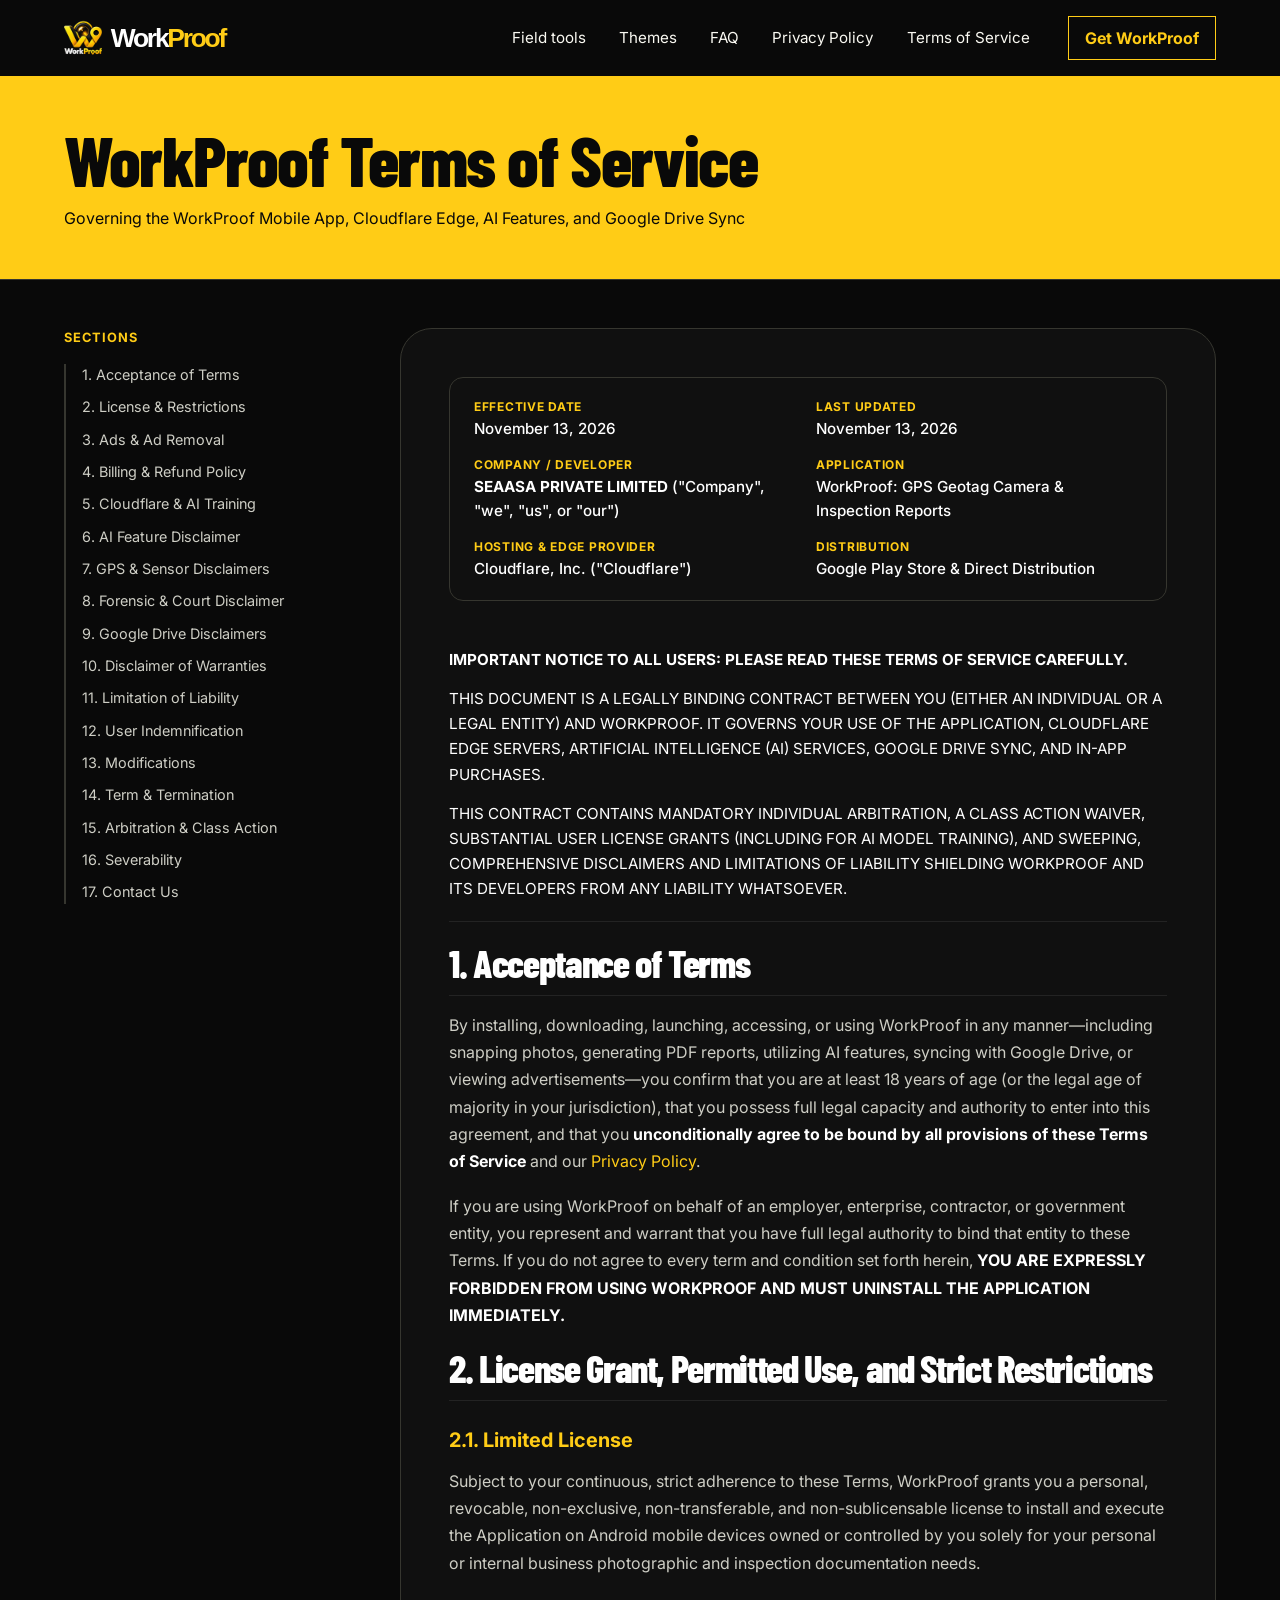
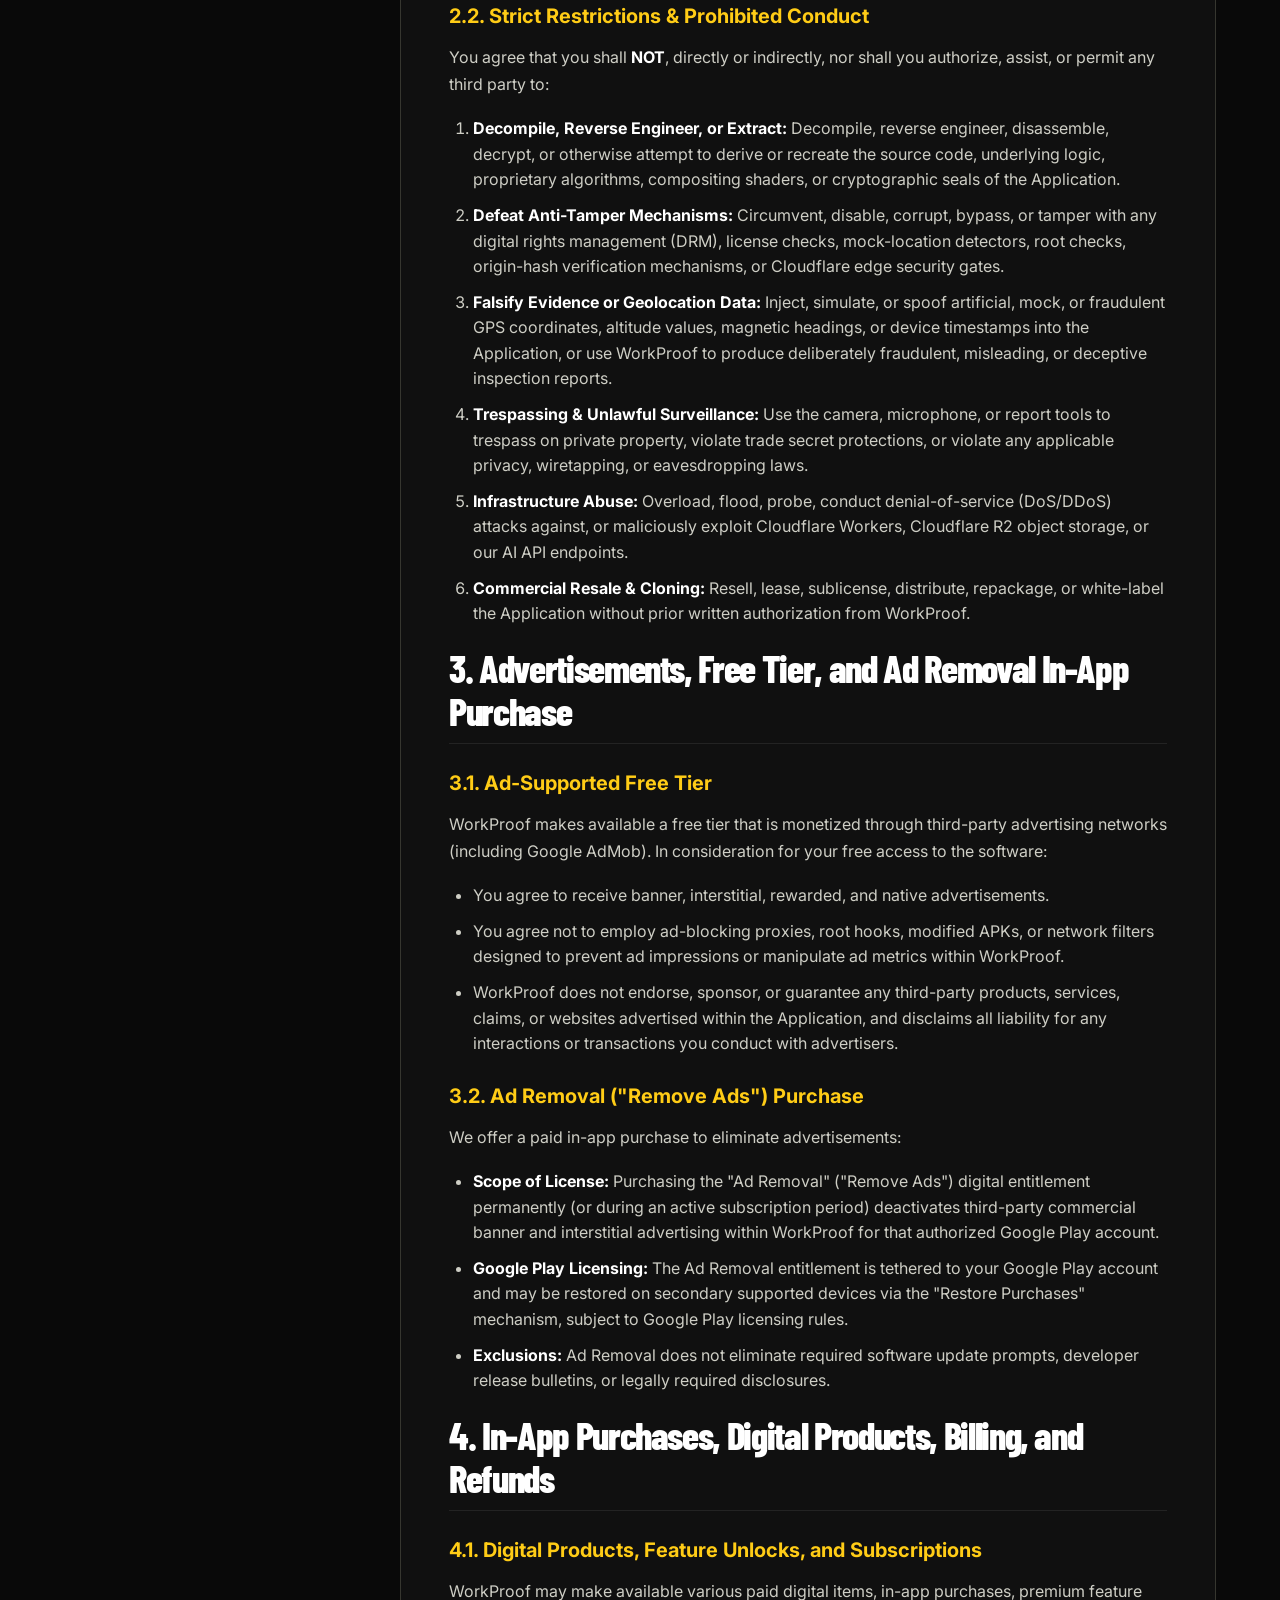
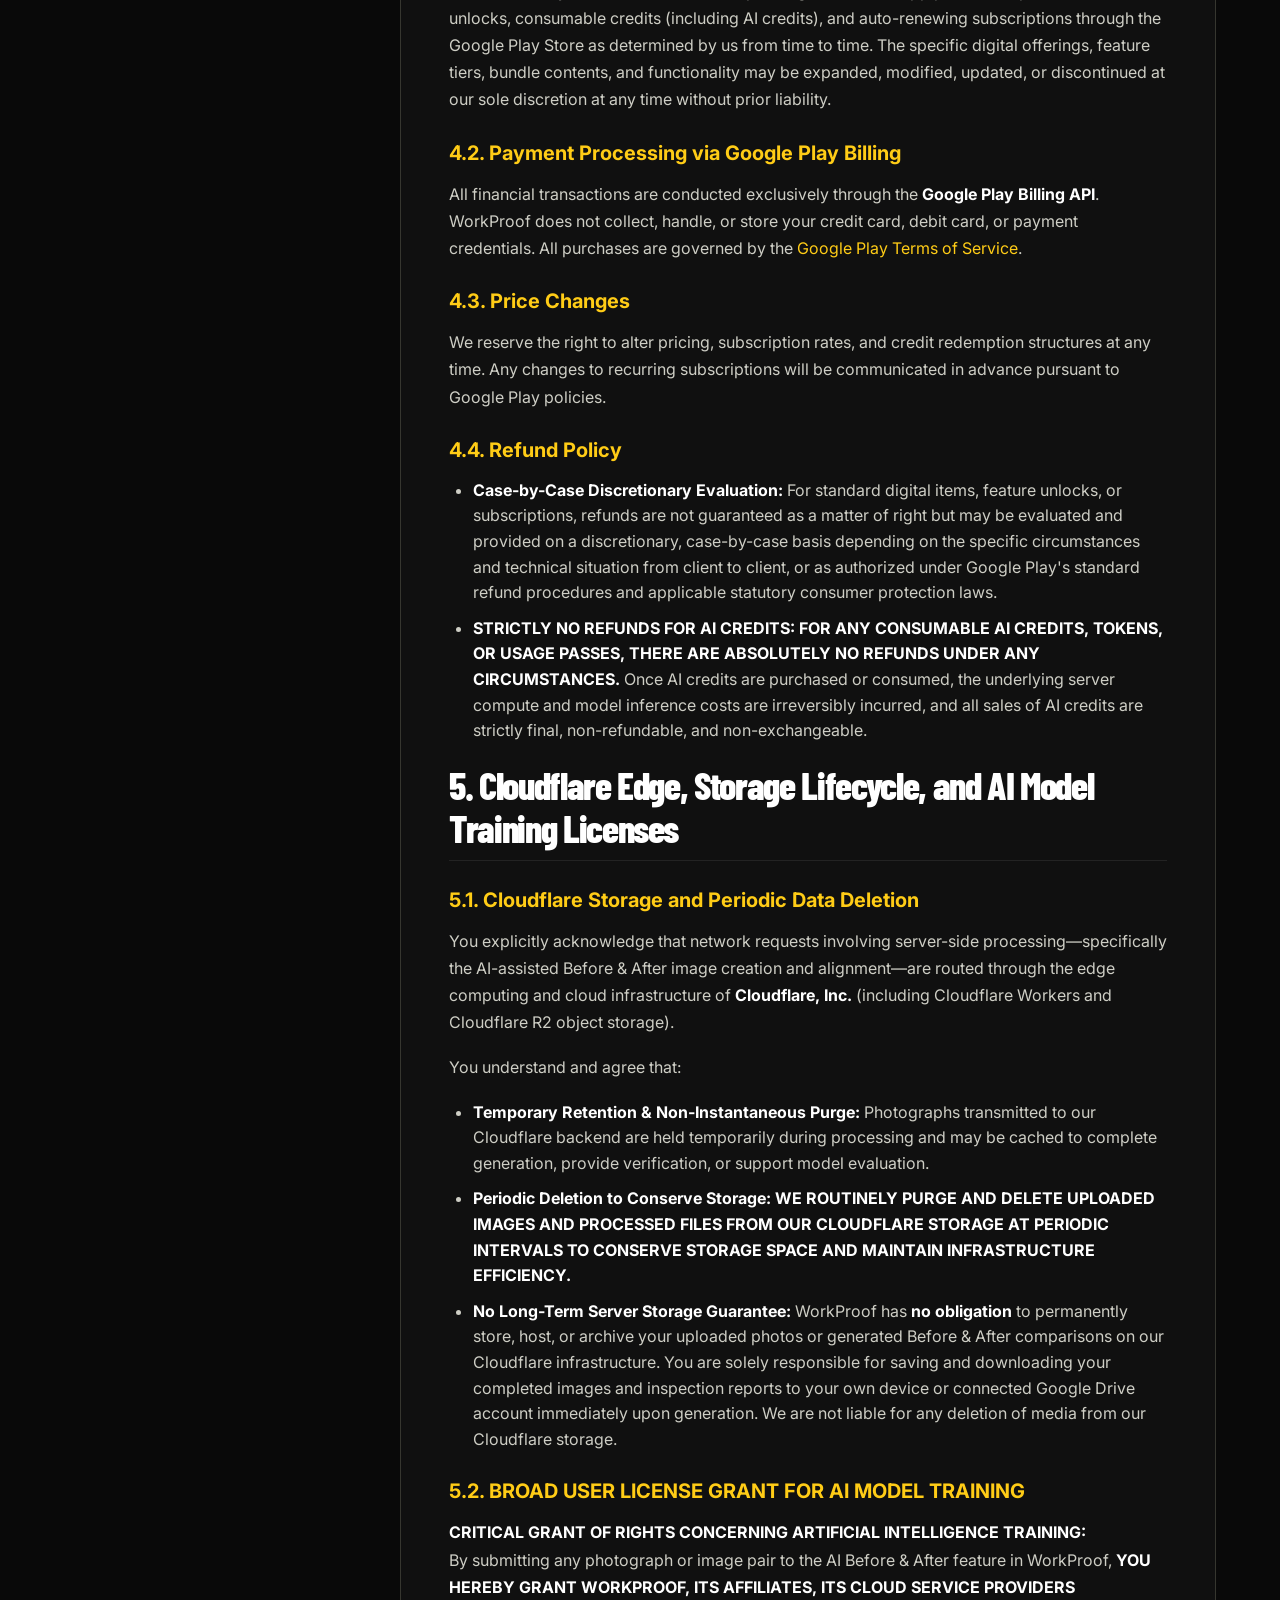
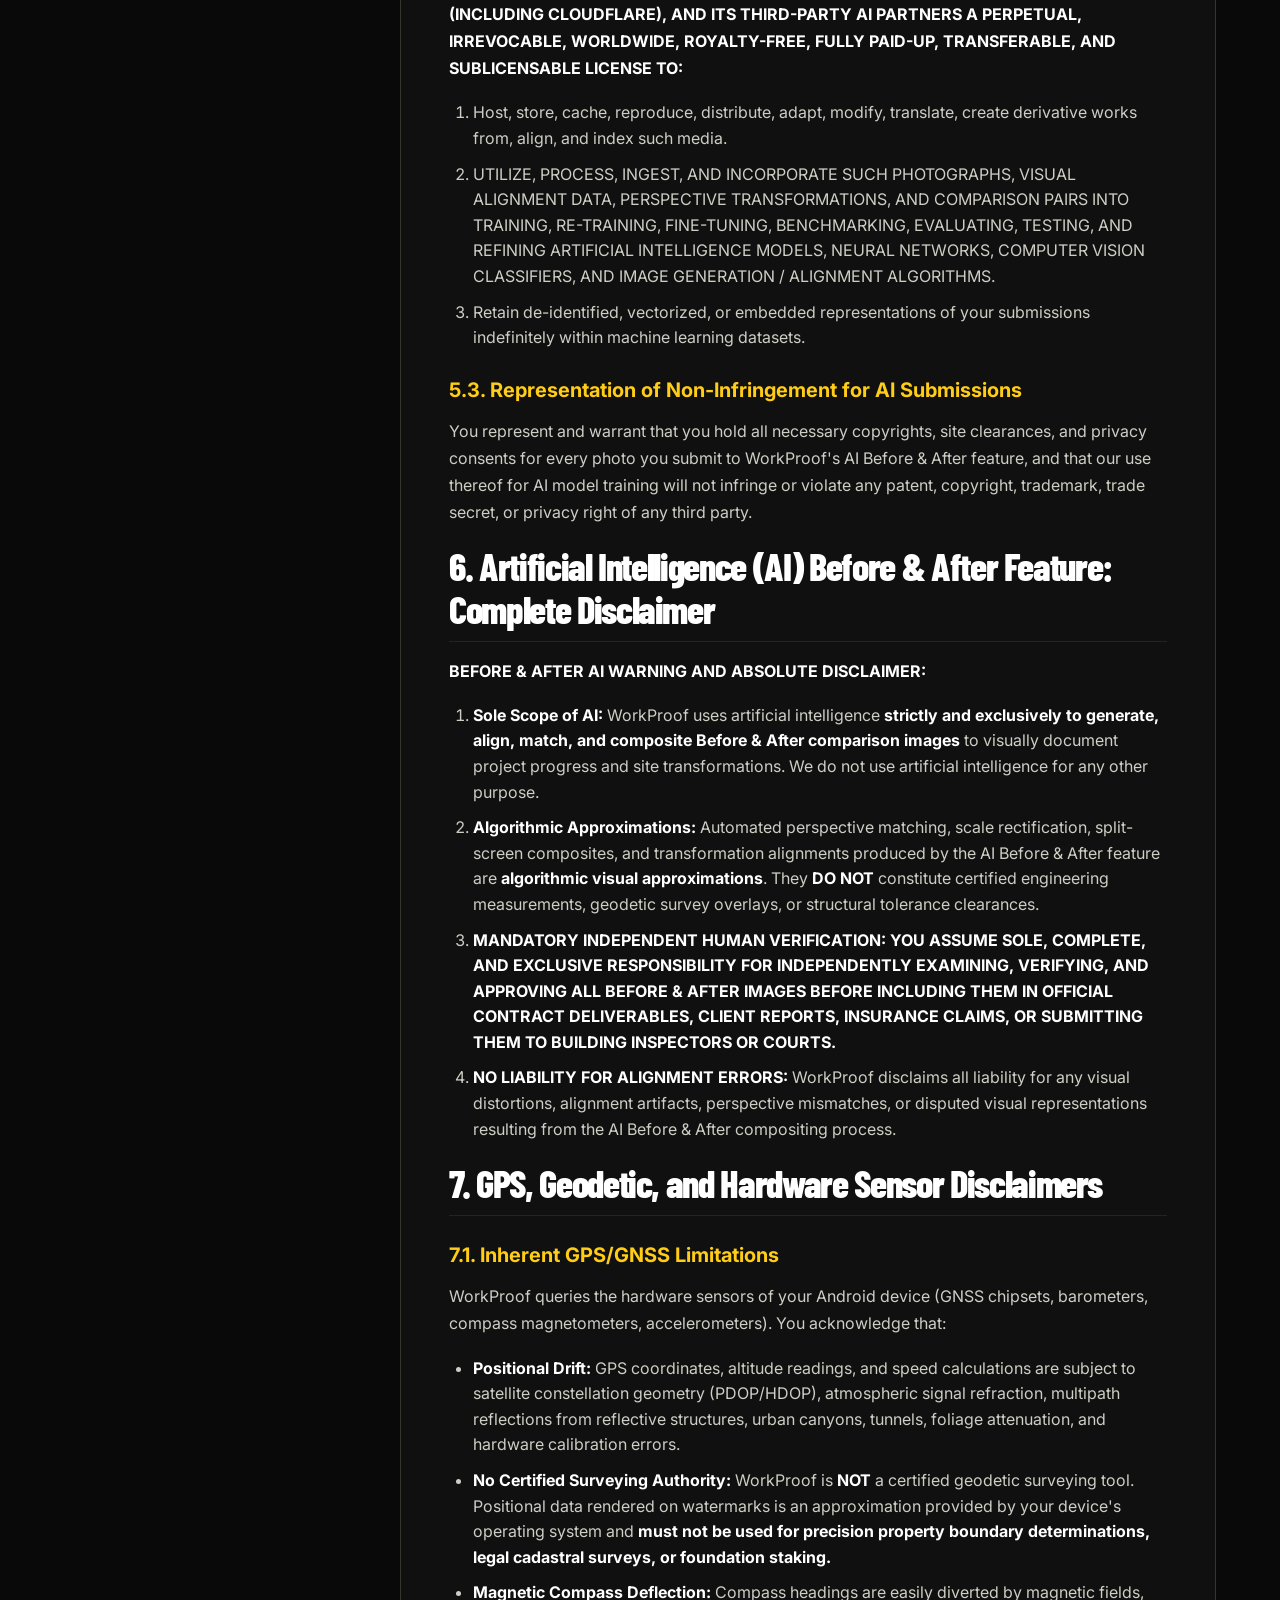
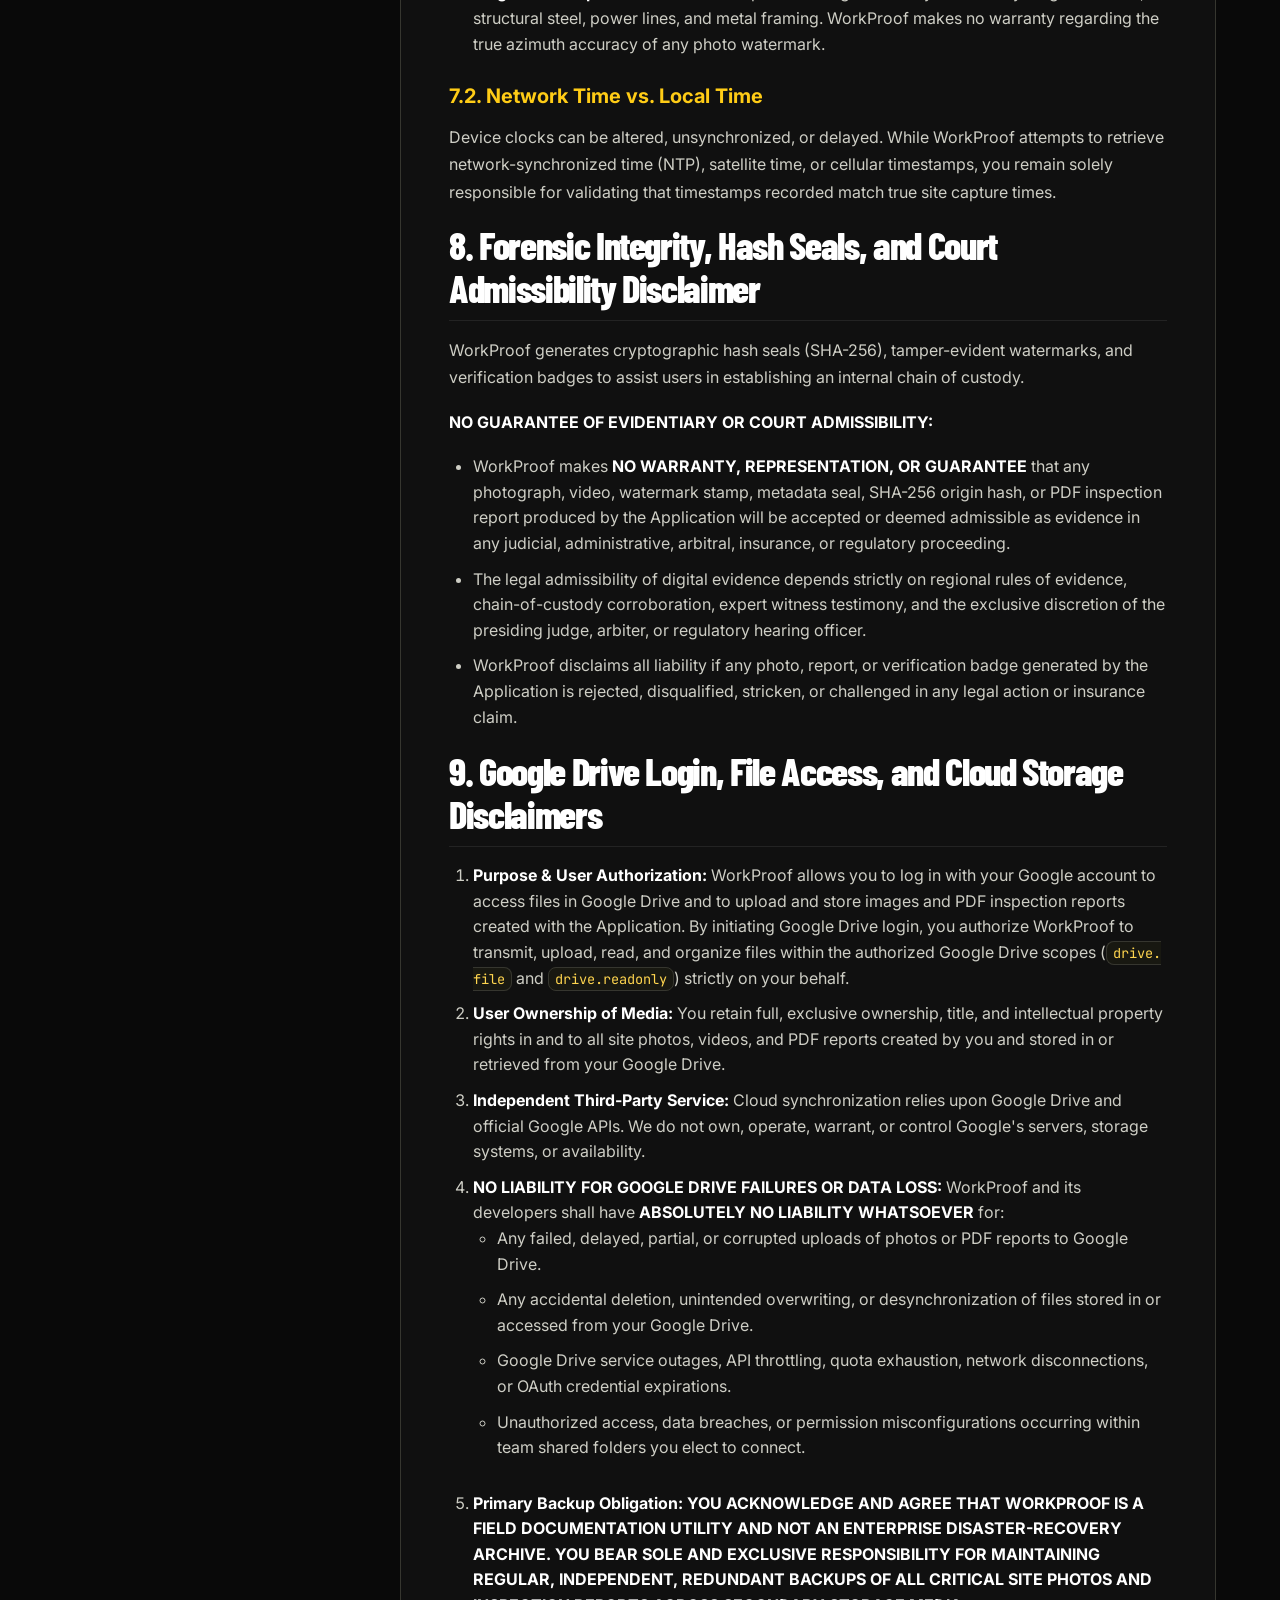
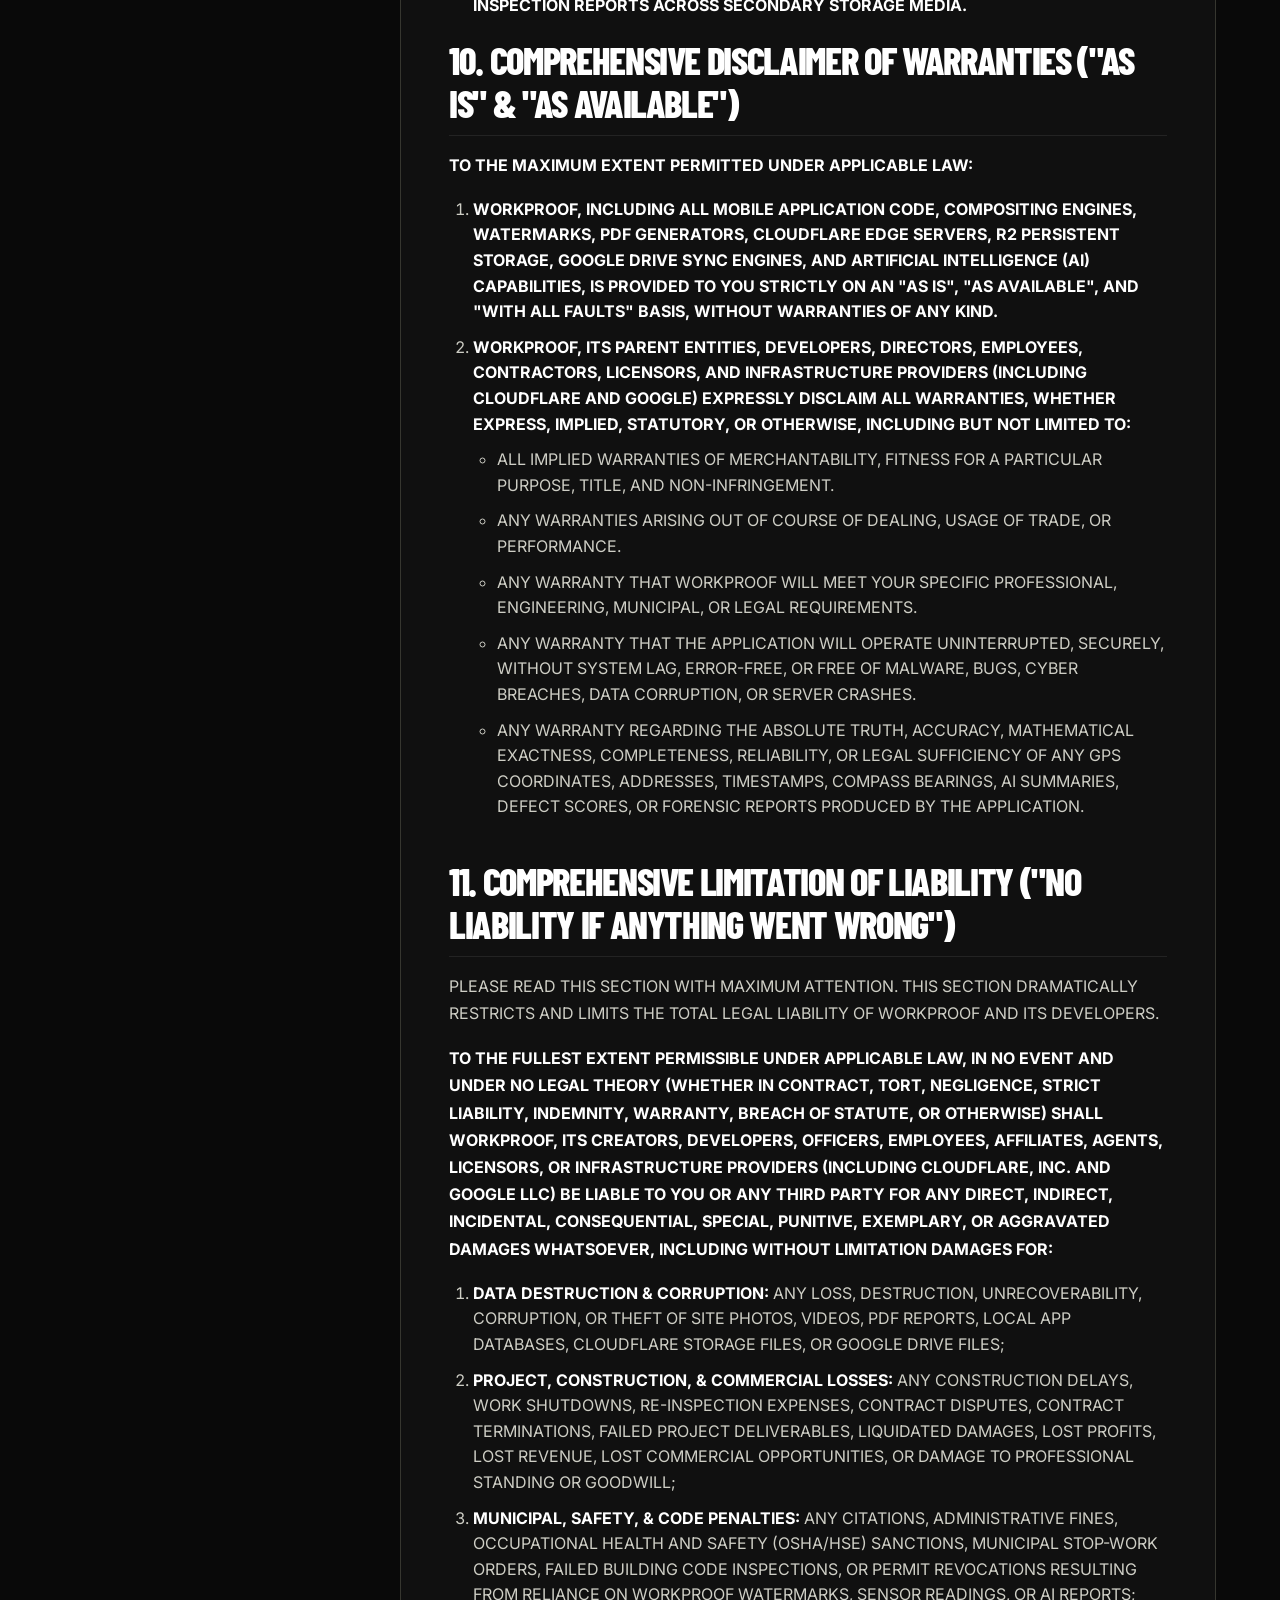
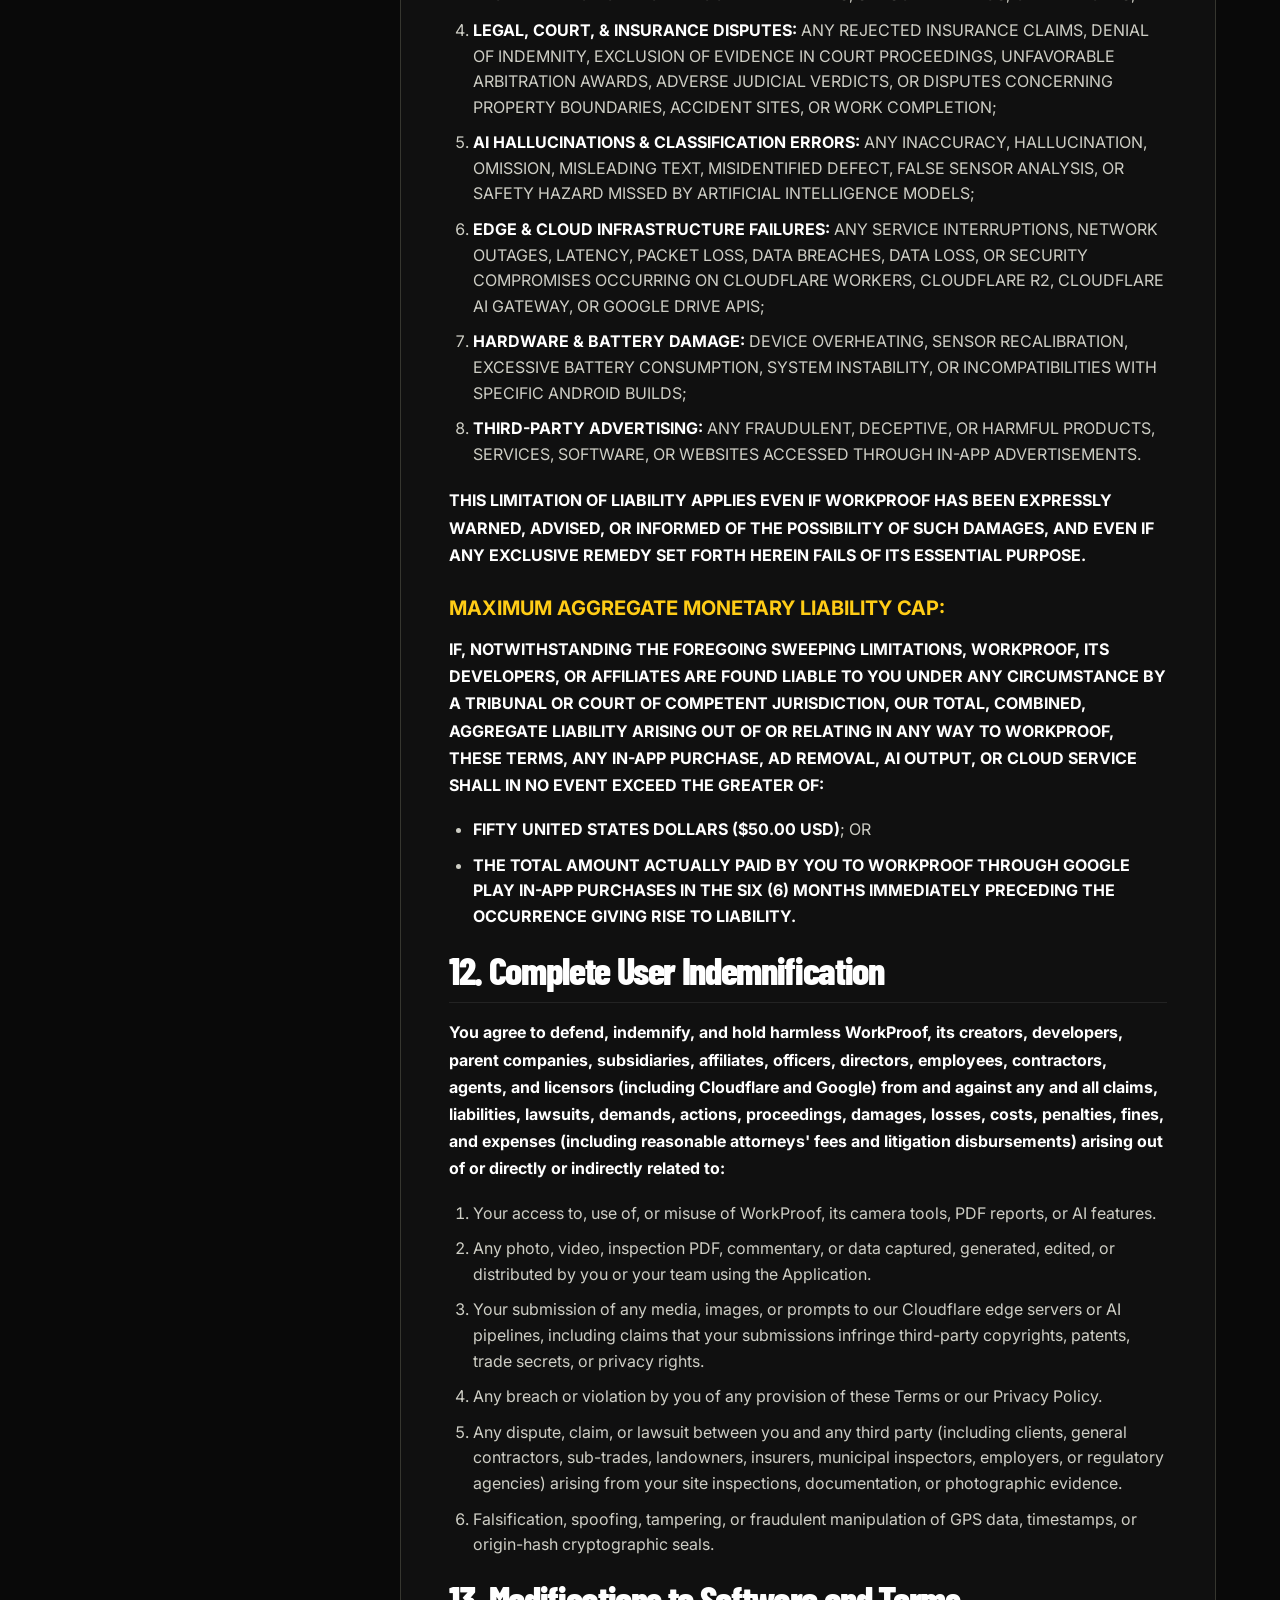
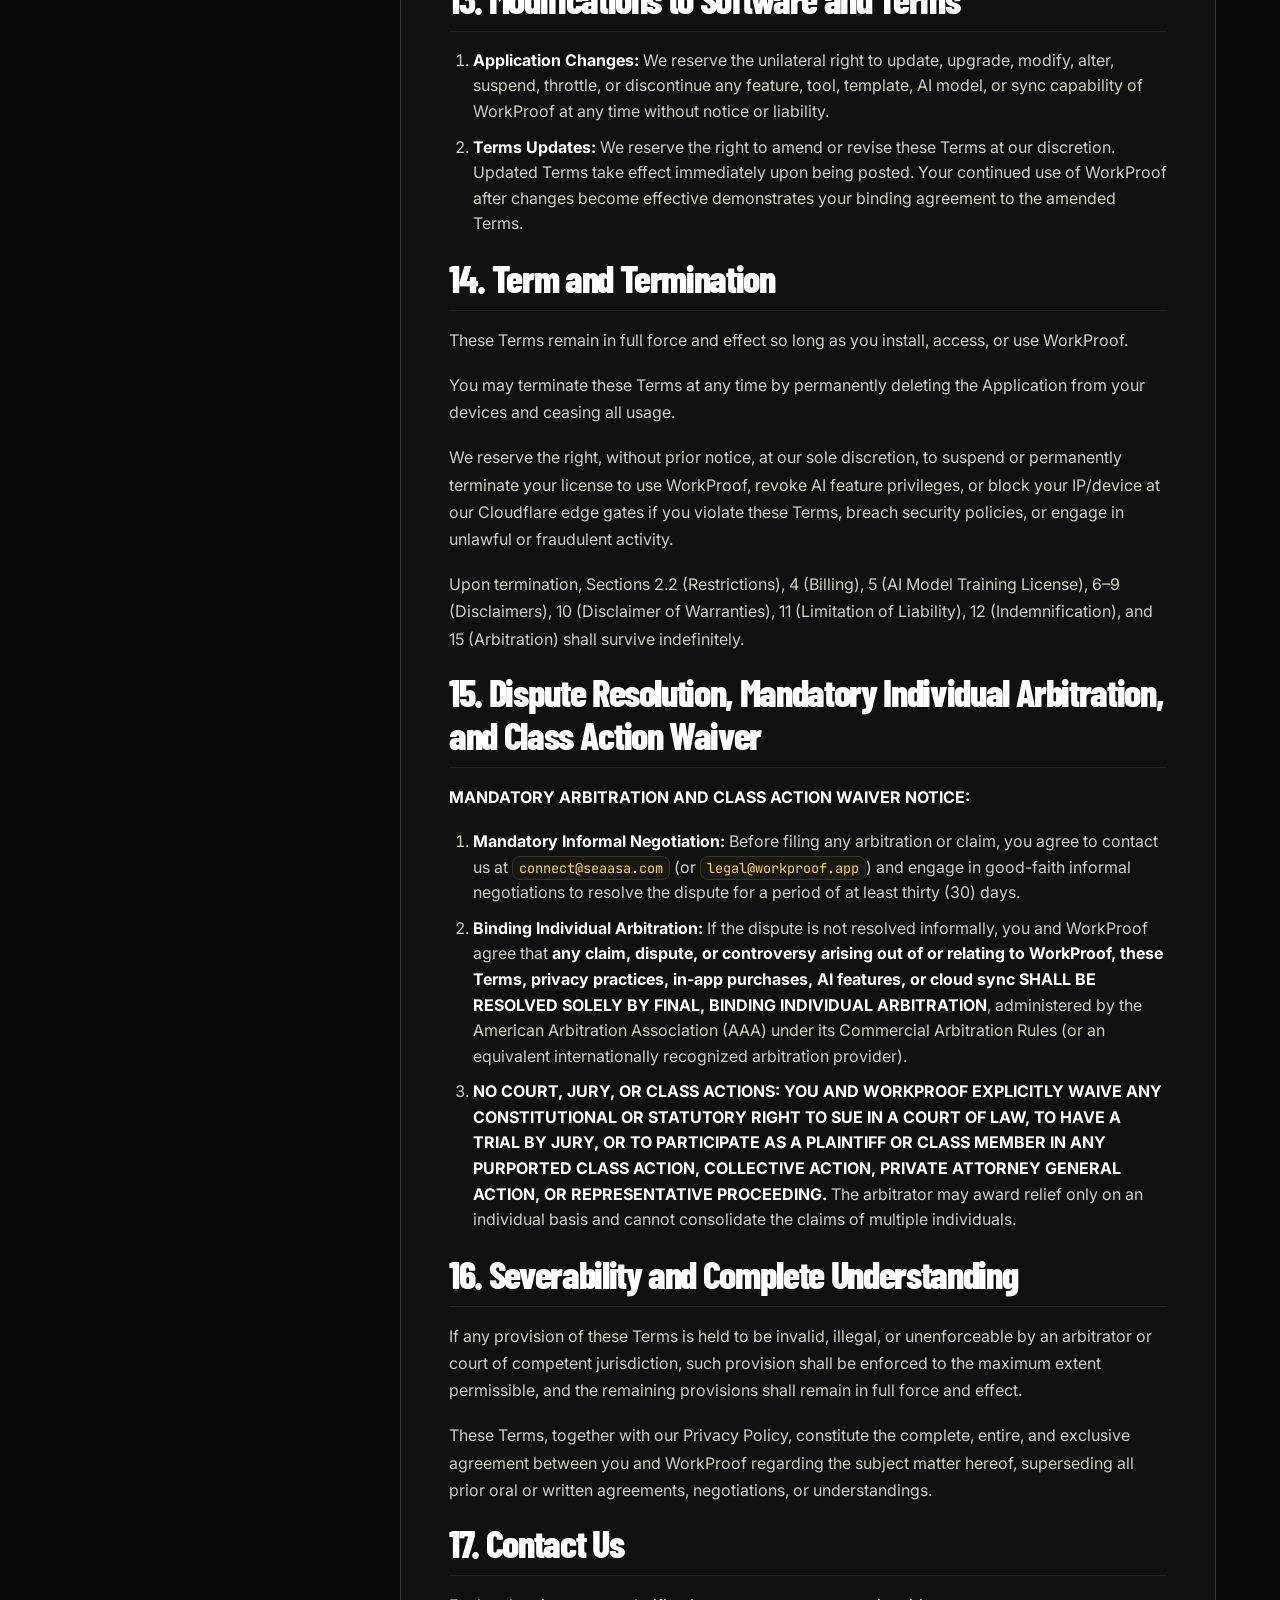
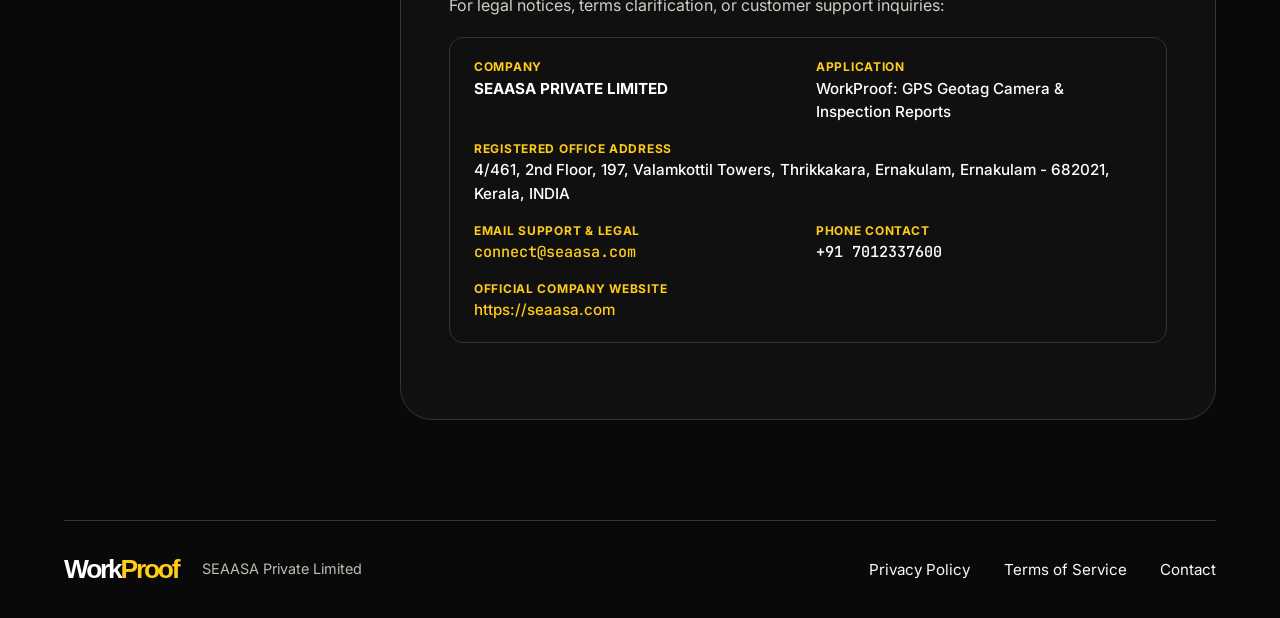
<file: terms.html>
<!DOCTYPE html>
<html lang="en">
<head>
  <meta charset="UTF-8">
  <meta name="viewport" content="width=device-width, initial-scale=1.0, viewport-fit=cover">
  <title>Terms of Service | WorkProof - SEAASA PRIVATE LIMITED</title>
  
  <meta name="description" content="Terms of Service for WorkProof: GPS Geotag Camera & Inspection Reports, published by SEAASA PRIVATE LIMITED.">
  <meta name="robots" content="index, follow">
  <meta name="theme-color" content="#f5b700">

  <!-- Open Graph -->
  <meta property="og:type" content="article">
  <meta property="og:url" content="https://workproof.seaasa.com/terms.html">
  <link rel="canonical" href="https://workproof.seaasa.com/terms.html">
  <meta property="og:title" content="WorkProof Terms of Service - SEAASA PRIVATE LIMITED">
  <meta property="og:description" content="Terms of Service governing the use of WorkProof, Cloudflare edge services, Google Drive sync, and in-app purchases.">
  <meta property="og:image" content="assets/images/logo-square.png">

  <!-- Favicons -->
  <link rel="icon" type="image/x-icon" href="favicon.ico">
  <link rel="icon" type="image/png" sizes="32x32" href="assets/images/favicon-32x32.png">
  <link rel="apple-touch-icon" sizes="180x180" href="assets/images/apple-touch-icon.png">

  <!-- Fonts & CSS -->
  <link rel="preconnect" href="https://fonts.googleapis.com">
  <link rel="preconnect" href="https://fonts.gstatic.com" crossorigin>
  <link href="https://fonts.googleapis.com/css2?family=Inter:wght@400;500;600;700;800;900&family=JetBrains+Mono:wght@400;600;700&display=swap" rel="stylesheet">
  <link rel="stylesheet" href="assets/css/style.css">

  <style>
    .legal-meta-box {
      background: var(--bg-surface);
      border: 1px solid var(--border-card);
      border-radius: var(--radius-md);
      padding: 20px 24px;
      margin-bottom: 28px;
      display: grid;
      grid-template-columns: repeat(2, 1fr);
      gap: 16px;
    }
    .legal-meta-item {
      display: flex;
      flex-direction: column;
      min-width: 0;
    }
    .legal-meta-label {
      font-size: 0.75rem;
      text-transform: uppercase;
      letter-spacing: 0.06em;
      color: var(--yellow-primary);
      font-weight: 700;
    }
    .legal-meta-value {
      font-size: 0.95rem;
      color: var(--text-pure-white);
      font-weight: 500;
      overflow-wrap: break-word;
      word-break: break-word;
    }
    .legal-intro-notice {
      padding: 18px 0 20px 0;
      margin-bottom: 20px;
      border-bottom: 1px solid var(--border-hairline);
    }
    .legal-intro-notice p {
      font-size: 0.95rem;
      color: var(--text-pure-white);
      line-height: 1.65;
      margin-bottom: 14px;
      overflow-wrap: break-word;
      word-break: break-word;
    }
    .legal-intro-notice p:last-child {
      margin-bottom: 0;
    }
    @media (max-width: 680px) {
      .legal-meta-box {
        grid-template-columns: 1fr;
        padding: 14px 14px;
        gap: 12px;
      }
    }
  </style>
<link rel="stylesheet" href="/assets/css/field.css">
</head>
<body class="document">
<a class="skip" href="#main">Skip to content</a>
<header class="mast"><div class="wrap bar">
  <a class="brand" href="/" aria-label="WorkProof home"><img src="/assets/images/android-chrome-192x192.png" alt="">Work<span>Proof</span></a>
  <nav aria-label="Main navigation"><a href="/#features">Field tools</a><a href="/#themes">Themes</a><a href="/#faq">FAQ</a><a class="legal-link" href="/privacy.html">Privacy Policy</a><a class="legal-link" href="/terms.html">Terms of Service</a></nav>
  <a class="nav-action" href="/#download">Get WorkProof</a>
</div></header>
<main id="main">
    <!-- Page Header -->
    <div class="legal-header">
      <div class="container">
        <span class="section-tag">LEGAL CONTRACT & TERMS OF USE</span>
        <h1 class="section-title">WorkProof Terms of Service</h1>
        <p class="text-silver">Governing the WorkProof Mobile App, Cloudflare Edge, AI Features, and Google Drive Sync</p>
      </div>
    </div>

    <!-- Legal Content Grid -->
    <div class="container">
      <div class="legal-grid">
        <!-- Sidebar Navigation -->
        <aside class="legal-sidebar">
          <div class="legal-nav-title">Sections</div>
          <ul class="legal-nav-list">
            <li><a href="#section-1" class="legal-nav-link">1. Acceptance of Terms</a></li>
            <li><a href="#section-2" class="legal-nav-link">2. License & Restrictions</a></li>
            <li><a href="#section-3" class="legal-nav-link">3. Ads & Ad Removal</a></li>
            <li><a href="#section-4" class="legal-nav-link">4. Billing & Refund Policy</a></li>
            <li><a href="#section-5" class="legal-nav-link">5. Cloudflare & AI Training</a></li>
            <li><a href="#section-6" class="legal-nav-link">6. AI Feature Disclaimer</a></li>
            <li><a href="#section-7" class="legal-nav-link">7. GPS & Sensor Disclaimers</a></li>
            <li><a href="#section-8" class="legal-nav-link">8. Forensic & Court Disclaimer</a></li>
            <li><a href="#section-9" class="legal-nav-link">9. Google Drive Disclaimers</a></li>
            <li><a href="#section-10" class="legal-nav-link">10. Disclaimer of Warranties</a></li>
            <li><a href="#section-11" class="legal-nav-link">11. Limitation of Liability</a></li>
            <li><a href="#section-12" class="legal-nav-link">12. User Indemnification</a></li>
            <li><a href="#section-13" class="legal-nav-link">13. Modifications</a></li>
            <li><a href="#section-14" class="legal-nav-link">14. Term & Termination</a></li>
            <li><a href="#section-15" class="legal-nav-link">15. Arbitration & Class Action</a></li>
            <li><a href="#section-16" class="legal-nav-link">16. Severability</a></li>
            <li><a href="#section-17" class="legal-nav-link">17. Contact Us</a></li>
          </ul>
        </aside>

        <!-- Main Body -->
        <article class="legal-body">
          <!-- Metadata Box -->
          <div class="legal-meta-box">
            <div class="legal-meta-item">
              <span class="legal-meta-label">Effective Date</span>
              <span class="legal-meta-value">November 13, 2026</span>
            </div>
            <div class="legal-meta-item">
              <span class="legal-meta-label">Last Updated</span>
              <span class="legal-meta-value">November 13, 2026</span>
            </div>
            <div class="legal-meta-item">
              <span class="legal-meta-label">Company / Developer</span>
              <span class="legal-meta-value"><strong>SEAASA PRIVATE LIMITED</strong> ("Company", "we", "us", or "our")</span>
            </div>
            <div class="legal-meta-item">
              <span class="legal-meta-label">Application</span>
              <span class="legal-meta-value">WorkProof: GPS Geotag Camera & Inspection Reports</span>
            </div>
            <div class="legal-meta-item">
              <span class="legal-meta-label">Hosting & Edge Provider</span>
              <span class="legal-meta-value">Cloudflare, Inc. ("Cloudflare")</span>
            </div>
            <div class="legal-meta-item">
              <span class="legal-meta-label">Distribution</span>
              <span class="legal-meta-value">Google Play Store & Direct Distribution</span>
            </div>
          </div>

          <!-- Notice Section (Clean, natural text without colored boxes) -->
          <div class="legal-intro-notice">
            <p><strong>IMPORTANT NOTICE TO ALL USERS: PLEASE READ THESE TERMS OF SERVICE CAREFULLY.</strong></p>
            <p>
              THIS DOCUMENT IS A LEGALLY BINDING CONTRACT BETWEEN YOU (EITHER AN INDIVIDUAL OR A LEGAL ENTITY) AND WORKPROOF. IT GOVERNS YOUR USE OF THE APPLICATION, CLOUDFLARE EDGE SERVERS, ARTIFICIAL INTELLIGENCE (AI) SERVICES, GOOGLE DRIVE SYNC, AND IN-APP PURCHASES.
            </p>
            <p>
              THIS CONTRACT CONTAINS MANDATORY INDIVIDUAL ARBITRATION, A CLASS ACTION WAIVER, SUBSTANTIAL USER LICENSE GRANTS (INCLUDING FOR AI MODEL TRAINING), AND SWEEPING, COMPREHENSIVE DISCLAIMERS AND LIMITATIONS OF LIABILITY SHIELDING WORKPROOF AND ITS DEVELOPERS FROM ANY LIABILITY WHATSOEVER.
            </p>
          </div>

          <!-- Section 1 -->
          <section id="section-1">
            <h2>1. Acceptance of Terms</h2>
            <p>
              By installing, downloading, launching, accessing, or using WorkProof in any manner—including snapping photos, generating PDF reports, utilizing AI features, syncing with Google Drive, or viewing advertisements—you confirm that you are at least 18 years of age (or the legal age of majority in your jurisdiction), that you possess full legal capacity and authority to enter into this agreement, and that you <strong>unconditionally agree to be bound by all provisions of these Terms of Service</strong> and our <a href="privacy.html" class="text-yellow">Privacy Policy</a>.
            </p>
            <p>
              If you are using WorkProof on behalf of an employer, enterprise, contractor, or government entity, you represent and warrant that you have full legal authority to bind that entity to these Terms. If you do not agree to every term and condition set forth herein, <strong>YOU ARE EXPRESSLY FORBIDDEN FROM USING WORKPROOF AND MUST UNINSTALL THE APPLICATION IMMEDIATELY.</strong>
            </p>
          </section>

          <!-- Section 2 -->
          <section id="section-2">
            <h2>2. License Grant, Permitted Use, and Strict Restrictions</h2>
            
            <h3>2.1. Limited License</h3>
            <p>
              Subject to your continuous, strict adherence to these Terms, WorkProof grants you a personal, revocable, non-exclusive, non-transferable, and non-sublicensable license to install and execute the Application on Android mobile devices owned or controlled by you solely for your personal or internal business photographic and inspection documentation needs.
            </p>

            <h3>2.2. Strict Restrictions & Prohibited Conduct</h3>
            <p>You agree that you shall <strong>NOT</strong>, directly or indirectly, nor shall you authorize, assist, or permit any third party to:</p>
            <ol>
              <li><strong>Decompile, Reverse Engineer, or Extract:</strong> Decompile, reverse engineer, disassemble, decrypt, or otherwise attempt to derive or recreate the source code, underlying logic, proprietary algorithms, compositing shaders, or cryptographic seals of the Application.</li>
              <li><strong>Defeat Anti-Tamper Mechanisms:</strong> Circumvent, disable, corrupt, bypass, or tamper with any digital rights management (DRM), license checks, mock-location detectors, root checks, origin-hash verification mechanisms, or Cloudflare edge security gates.</li>
              <li><strong>Falsify Evidence or Geolocation Data:</strong> Inject, simulate, or spoof artificial, mock, or fraudulent GPS coordinates, altitude values, magnetic headings, or device timestamps into the Application, or use WorkProof to produce deliberately fraudulent, misleading, or deceptive inspection reports.</li>
              <li><strong>Trespassing & Unlawful Surveillance:</strong> Use the camera, microphone, or report tools to trespass on private property, violate trade secret protections, or violate any applicable privacy, wiretapping, or eavesdropping laws.</li>
              <li><strong>Infrastructure Abuse:</strong> Overload, flood, probe, conduct denial-of-service (DoS/DDoS) attacks against, or maliciously exploit Cloudflare Workers, Cloudflare R2 object storage, or our AI API endpoints.</li>
              <li><strong>Commercial Resale & Cloning:</strong> Resell, lease, sublicense, distribute, repackage, or white-label the Application without prior written authorization from WorkProof.</li>
            </ol>
          </section>

          <!-- Section 3 -->
          <section id="section-3">
            <h2>3. Advertisements, Free Tier, and Ad Removal In-App Purchase</h2>

            <h3>3.1. Ad-Supported Free Tier</h3>
            <p>WorkProof makes available a free tier that is monetized through third-party advertising networks (including Google AdMob). In consideration for your free access to the software:</p>
            <ul>
              <li>You agree to receive banner, interstitial, rewarded, and native advertisements.</li>
              <li>You agree not to employ ad-blocking proxies, root hooks, modified APKs, or network filters designed to prevent ad impressions or manipulate ad metrics within WorkProof.</li>
              <li>WorkProof does not endorse, sponsor, or guarantee any third-party products, services, claims, or websites advertised within the Application, and disclaims all liability for any interactions or transactions you conduct with advertisers.</li>
            </ul>

            <h3>3.2. Ad Removal ("Remove Ads") Purchase</h3>
            <p>We offer a paid in-app purchase to eliminate advertisements:</p>
            <ul>
              <li><strong>Scope of License:</strong> Purchasing the "Ad Removal" ("Remove Ads") digital entitlement permanently (or during an active subscription period) deactivates third-party commercial banner and interstitial advertising within WorkProof for that authorized Google Play account.</li>
              <li><strong>Google Play Licensing:</strong> The Ad Removal entitlement is tethered to your Google Play account and may be restored on secondary supported devices via the "Restore Purchases" mechanism, subject to Google Play licensing rules.</li>
              <li><strong>Exclusions:</strong> Ad Removal does not eliminate required software update prompts, developer release bulletins, or legally required disclosures.</li>
            </ul>
          </section>

          <!-- Section 4 -->
          <section id="section-4">
            <h2>4. In-App Purchases, Digital Products, Billing, and Refunds</h2>

            <h3>4.1. Digital Products, Feature Unlocks, and Subscriptions</h3>
            <p>
              WorkProof may make available various paid digital items, in-app purchases, premium feature unlocks, consumable credits (including AI credits), and auto-renewing subscriptions through the Google Play Store as determined by us from time to time. The specific digital offerings, feature tiers, bundle contents, and functionality may be expanded, modified, updated, or discontinued at our sole discretion at any time without prior liability.
            </p>

            <h3>4.2. Payment Processing via Google Play Billing</h3>
            <p>
              All financial transactions are conducted exclusively through the <strong>Google Play Billing API</strong>. WorkProof does not collect, handle, or store your credit card, debit card, or payment credentials. All purchases are governed by the <a href="https://play.google.com/intl/en_us/about/play-terms/" target="_blank" rel="noopener noreferrer" class="text-yellow">Google Play Terms of Service</a>.
            </p>

            <h3>4.3. Price Changes</h3>
            <p>
              We reserve the right to alter pricing, subscription rates, and credit redemption structures at any time. Any changes to recurring subscriptions will be communicated in advance pursuant to Google Play policies.
            </p>

            <h3>4.4. Refund Policy</h3>
            <ul>
              <li><strong>Case-by-Case Discretionary Evaluation:</strong> For standard digital items, feature unlocks, or subscriptions, refunds are not guaranteed as a matter of right but may be evaluated and provided on a discretionary, case-by-case basis depending on the specific circumstances and technical situation from client to client, or as authorized under Google Play's standard refund procedures and applicable statutory consumer protection laws.</li>
              <li><strong>STRICTLY NO REFUNDS FOR AI CREDITS:</strong> <strong>FOR ANY CONSUMABLE AI CREDITS, TOKENS, OR USAGE PASSES, THERE ARE ABSOLUTELY NO REFUNDS UNDER ANY CIRCUMSTANCES.</strong> Once AI credits are purchased or consumed, the underlying server compute and model inference costs are irreversibly incurred, and all sales of AI credits are strictly final, non-refundable, and non-exchangeable.</li>
            </ul>
          </section>

          <!-- Section 5 -->
          <section id="section-5">
            <h2>5. Cloudflare Edge, Storage Lifecycle, and AI Model Training Licenses</h2>

            <h3>5.1. Cloudflare Storage and Periodic Data Deletion</h3>
            <p>
              You explicitly acknowledge that network requests involving server-side processing—specifically the AI-assisted Before & After image creation and alignment—are routed through the edge computing and cloud infrastructure of <strong>Cloudflare, Inc.</strong> (including Cloudflare Workers and Cloudflare R2 object storage).
            </p>
            <p>You understand and agree that:</p>
            <ul>
              <li><strong>Temporary Retention & Non-Instantaneous Purge:</strong> Photographs transmitted to our Cloudflare backend are held temporarily during processing and may be cached to complete generation, provide verification, or support model evaluation.</li>
              <li><strong>Periodic Deletion to Conserve Storage:</strong> <strong>WE ROUTINELY PURGE AND DELETE UPLOADED IMAGES AND PROCESSED FILES FROM OUR CLOUDFLARE STORAGE AT PERIODIC INTERVALS TO CONSERVE STORAGE SPACE AND MAINTAIN INFRASTRUCTURE EFFICIENCY.</strong></li>
              <li><strong>No Long-Term Server Storage Guarantee:</strong> WorkProof has <strong>no obligation</strong> to permanently store, host, or archive your uploaded photos or generated Before & After comparisons on our Cloudflare infrastructure. You are solely responsible for saving and downloading your completed images and inspection reports to your own device or connected Google Drive account immediately upon generation. We are not liable for any deletion of media from our Cloudflare storage.</li>
            </ul>

            <h3>5.2. BROAD USER LICENSE GRANT FOR AI MODEL TRAINING</h3>
            <p>
              <strong>CRITICAL GRANT OF RIGHTS CONCERNING ARTIFICIAL INTELLIGENCE TRAINING:</strong><br>
              By submitting any photograph or image pair to the AI Before & After feature in WorkProof, <strong>YOU HEREBY GRANT WORKPROOF, ITS AFFILIATES, ITS CLOUD SERVICE PROVIDERS (INCLUDING CLOUDFLARE), AND ITS THIRD-PARTY AI PARTNERS A PERPETUAL, IRREVOCABLE, WORLDWIDE, ROYALTY-FREE, FULLY PAID-UP, TRANSFERABLE, AND SUBLICENSABLE LICENSE TO:</strong>
            </p>
            <ol>
              <li>Host, store, cache, reproduce, distribute, adapt, modify, translate, create derivative works from, align, and index such media.</li>
              <li>UTILIZE, PROCESS, INGEST, AND INCORPORATE SUCH PHOTOGRAPHS, VISUAL ALIGNMENT DATA, PERSPECTIVE TRANSFORMATIONS, AND COMPARISON PAIRS INTO TRAINING, RE-TRAINING, FINE-TUNING, BENCHMARKING, EVALUATING, TESTING, AND REFINING ARTIFICIAL INTELLIGENCE MODELS, NEURAL NETWORKS, COMPUTER VISION CLASSIFIERS, AND IMAGE GENERATION / ALIGNMENT ALGORITHMS.</li>
              <li>Retain de-identified, vectorized, or embedded representations of your submissions indefinitely within machine learning datasets.</li>
            </ol>

            <h3>5.3. Representation of Non-Infringement for AI Submissions</h3>
            <p>
              You represent and warrant that you hold all necessary copyrights, site clearances, and privacy consents for every photo you submit to WorkProof's AI Before & After feature, and that our use thereof for AI model training will not infringe or violate any patent, copyright, trademark, trade secret, or privacy right of any third party.
            </p>
          </section>

          <!-- Section 6 -->
          <section id="section-6">
            <h2>6. Artificial Intelligence (AI) Before & After Feature: Complete Disclaimer</h2>

            <p><strong>BEFORE & AFTER AI WARNING AND ABSOLUTE DISCLAIMER:</strong></p>
            <ol>
              <li><strong>Sole Scope of AI:</strong> WorkProof uses artificial intelligence <strong>strictly and exclusively to generate, align, match, and composite Before & After comparison images</strong> to visually document project progress and site transformations. We do not use artificial intelligence for any other purpose.</li>
              <li><strong>Algorithmic Approximations:</strong> Automated perspective matching, scale rectification, split-screen composites, and transformation alignments produced by the AI Before & After feature are <strong>algorithmic visual approximations</strong>. They <strong>DO NOT</strong> constitute certified engineering measurements, geodetic survey overlays, or structural tolerance clearances.</li>
              <li><strong>MANDATORY INDEPENDENT HUMAN VERIFICATION:</strong> <strong>YOU ASSUME SOLE, COMPLETE, AND EXCLUSIVE RESPONSIBILITY FOR INDEPENDENTLY EXAMINING, VERIFYING, AND APPROVING ALL BEFORE & AFTER IMAGES BEFORE INCLUDING THEM IN OFFICIAL CONTRACT DELIVERABLES, CLIENT REPORTS, INSURANCE CLAIMS, OR SUBMITTING THEM TO BUILDING INSPECTORS OR COURTS.</strong></li>
              <li><strong>NO LIABILITY FOR ALIGNMENT ERRORS:</strong> WorkProof disclaims all liability for any visual distortions, alignment artifacts, perspective mismatches, or disputed visual representations resulting from the AI Before & After compositing process.</li>
            </ol>
          </section>

          <!-- Section 7 -->
          <section id="section-7">
            <h2>7. GPS, Geodetic, and Hardware Sensor Disclaimers</h2>

            <h3>7.1. Inherent GPS/GNSS Limitations</h3>
            <p>WorkProof queries the hardware sensors of your Android device (GNSS chipsets, barometers, compass magnetometers, accelerometers). You acknowledge that:</p>
            <ul>
              <li><strong>Positional Drift:</strong> GPS coordinates, altitude readings, and speed calculations are subject to satellite constellation geometry (PDOP/HDOP), atmospheric signal refraction, multipath reflections from reflective structures, urban canyons, tunnels, foliage attenuation, and hardware calibration errors.</li>
              <li><strong>No Certified Surveying Authority:</strong> WorkProof is <strong>NOT</strong> a certified geodetic surveying tool. Positional data rendered on watermarks is an approximation provided by your device's operating system and <strong>must not be used for precision property boundary determinations, legal cadastral surveys, or foundation staking.</strong></li>
              <li><strong>Magnetic Compass Deflection:</strong> Compass headings are easily diverted by magnetic fields, structural steel, power lines, and metal framing. WorkProof makes no warranty regarding the true azimuth accuracy of any photo watermark.</li>
            </ul>

            <h3>7.2. Network Time vs. Local Time</h3>
            <p>
              Device clocks can be altered, unsynchronized, or delayed. While WorkProof attempts to retrieve network-synchronized time (NTP), satellite time, or cellular timestamps, you remain solely responsible for validating that timestamps recorded match true site capture times.
            </p>
          </section>

          <!-- Section 8 -->
          <section id="section-8">
            <h2>8. Forensic Integrity, Hash Seals, and Court Admissibility Disclaimer</h2>
            <p>
              WorkProof generates cryptographic hash seals (SHA-256), tamper-evident watermarks, and verification badges to assist users in establishing an internal chain of custody.
            </p>
            <p><strong>NO GUARANTEE OF EVIDENTIARY OR COURT ADMISSIBILITY:</strong></p>
            <ul>
              <li>WorkProof makes <strong>NO WARRANTY, REPRESENTATION, OR GUARANTEE</strong> that any photograph, video, watermark stamp, metadata seal, SHA-256 origin hash, or PDF inspection report produced by the Application will be accepted or deemed admissible as evidence in any judicial, administrative, arbitral, insurance, or regulatory proceeding.</li>
              <li>The legal admissibility of digital evidence depends strictly on regional rules of evidence, chain-of-custody corroboration, expert witness testimony, and the exclusive discretion of the presiding judge, arbiter, or regulatory hearing officer.</li>
              <li>WorkProof disclaims all liability if any photo, report, or verification badge generated by the Application is rejected, disqualified, stricken, or challenged in any legal action or insurance claim.</li>
            </ul>
          </section>

          <!-- Section 9 -->
          <section id="section-9">
            <h2>9. Google Drive Login, File Access, and Cloud Storage Disclaimers</h2>
            <ol>
              <li><strong>Purpose & User Authorization:</strong> WorkProof allows you to log in with your Google account to access files in Google Drive and to upload and store images and PDF inspection reports created with the Application. By initiating Google Drive login, you authorize WorkProof to transmit, upload, read, and organize files within the authorized Google Drive scopes (<code>drive.file</code> and <code>drive.readonly</code>) strictly on your behalf.</li>
              <li><strong>User Ownership of Media:</strong> You retain full, exclusive ownership, title, and intellectual property rights in and to all site photos, videos, and PDF reports created by you and stored in or retrieved from your Google Drive.</li>
              <li><strong>Independent Third-Party Service:</strong> Cloud synchronization relies upon Google Drive and official Google APIs. We do not own, operate, warrant, or control Google's servers, storage systems, or availability.</li>
              <li><strong>NO LIABILITY FOR GOOGLE DRIVE FAILURES OR DATA LOSS:</strong> WorkProof and its developers shall have <strong>ABSOLUTELY NO LIABILITY WHATSOEVER</strong> for:
                <ul>
                  <li>Any failed, delayed, partial, or corrupted uploads of photos or PDF reports to Google Drive.</li>
                  <li>Any accidental deletion, unintended overwriting, or desynchronization of files stored in or accessed from your Google Drive.</li>
                  <li>Google Drive service outages, API throttling, quota exhaustion, network disconnections, or OAuth credential expirations.</li>
                  <li>Unauthorized access, data breaches, or permission misconfigurations occurring within team shared folders you elect to connect.</li>
                </ul>
              </li>
              <li><strong>Primary Backup Obligation:</strong> <strong>YOU ACKNOWLEDGE AND AGREE THAT WORKPROOF IS A FIELD DOCUMENTATION UTILITY AND NOT AN ENTERPRISE DISASTER-RECOVERY ARCHIVE. YOU BEAR SOLE AND EXCLUSIVE RESPONSIBILITY FOR MAINTAINING REGULAR, INDEPENDENT, REDUNDANT BACKUPS OF ALL CRITICAL SITE PHOTOS AND INSPECTION REPORTS ACROSS SECONDARY STORAGE MEDIA.</strong></li>
            </ol>
          </section>

          <!-- Section 10 -->
          <section id="section-10">
            <h2>10. COMPREHENSIVE DISCLAIMER OF WARRANTIES ("AS IS" & "AS AVAILABLE")</h2>

            <p><strong>TO THE MAXIMUM EXTENT PERMITTED UNDER APPLICABLE LAW:</strong></p>
            <ol>
              <li>
                <strong>WORKPROOF, INCLUDING ALL MOBILE APPLICATION CODE, COMPOSITING ENGINES, WATERMARKS, PDF GENERATORS, CLOUDFLARE EDGE SERVERS, R2 PERSISTENT STORAGE, GOOGLE DRIVE SYNC ENGINES, AND ARTIFICIAL INTELLIGENCE (AI) CAPABILITIES, IS PROVIDED TO YOU STRICTLY ON AN "AS IS", "AS AVAILABLE", AND "WITH ALL FAULTS" BASIS, WITHOUT WARRANTIES OF ANY KIND.</strong>
              </li>
              <li>
                <strong>WORKPROOF, ITS PARENT ENTITIES, DEVELOPERS, DIRECTORS, EMPLOYEES, CONTRACTORS, LICENSORS, AND INFRASTRUCTURE PROVIDERS (INCLUDING CLOUDFLARE AND GOOGLE) EXPRESSLY DISCLAIM ALL WARRANTIES, WHETHER EXPRESS, IMPLIED, STATUTORY, OR OTHERWISE, INCLUDING BUT NOT LIMITED TO:</strong>
                <ul style="margin-top: 10px;">
                  <li>ALL IMPLIED WARRANTIES OF MERCHANTABILITY, FITNESS FOR A PARTICULAR PURPOSE, TITLE, AND NON-INFRINGEMENT.</li>
                  <li>ANY WARRANTIES ARISING OUT OF COURSE OF DEALING, USAGE OF TRADE, OR PERFORMANCE.</li>
                  <li>ANY WARRANTY THAT WORKPROOF WILL MEET YOUR SPECIFIC PROFESSIONAL, ENGINEERING, MUNICIPAL, OR LEGAL REQUIREMENTS.</li>
                  <li>ANY WARRANTY THAT THE APPLICATION WILL OPERATE UNINTERRUPTED, SECURELY, WITHOUT SYSTEM LAG, ERROR-FREE, OR FREE OF MALWARE, BUGS, CYBER BREACHES, DATA CORRUPTION, OR SERVER CRASHES.</li>
                  <li>ANY WARRANTY REGARDING THE ABSOLUTE TRUTH, ACCURACY, MATHEMATICAL EXACTNESS, COMPLETENESS, RELIABILITY, OR LEGAL SUFFICIENCY OF ANY GPS COORDINATES, ADDRESSES, TIMESTAMPS, COMPASS BEARINGS, AI SUMMARIES, DEFECT SCORES, OR FORENSIC REPORTS PRODUCED BY THE APPLICATION.</li>
                </ul>
              </li>
            </ol>
          </section>

          <!-- Section 11 -->
          <section id="section-11">
            <h2>11. COMPREHENSIVE LIMITATION OF LIABILITY ("NO LIABILITY IF ANYTHING WENT WRONG")</h2>

            <p>
              PLEASE READ THIS SECTION WITH MAXIMUM ATTENTION. THIS SECTION DRAMATICALLY RESTRICTS AND LIMITS THE TOTAL LEGAL LIABILITY OF WORKPROOF AND ITS DEVELOPERS.
            </p>
            <p>
              <strong>TO THE FULLEST EXTENT PERMISSIBLE UNDER APPLICABLE LAW, IN NO EVENT AND UNDER NO LEGAL THEORY (WHETHER IN CONTRACT, TORT, NEGLIGENCE, STRICT LIABILITY, INDEMNITY, WARRANTY, BREACH OF STATUTE, OR OTHERWISE) SHALL WORKPROOF, ITS CREATORS, DEVELOPERS, OFFICERS, EMPLOYEES, AFFILIATES, AGENTS, LICENSORS, OR INFRASTRUCTURE PROVIDERS (INCLUDING CLOUDFLARE, INC. AND GOOGLE LLC) BE LIABLE TO YOU OR ANY THIRD PARTY FOR ANY DIRECT, INDIRECT, INCIDENTAL, CONSEQUENTIAL, SPECIAL, PUNITIVE, EXEMPLARY, OR AGGRAVATED DAMAGES WHATSOEVER, INCLUDING WITHOUT LIMITATION DAMAGES FOR:</strong>
            </p>
            <ol>
              <li><strong>DATA DESTRUCTION & CORRUPTION:</strong> ANY LOSS, DESTRUCTION, UNRECOVERABILITY, CORRUPTION, OR THEFT OF SITE PHOTOS, VIDEOS, PDF REPORTS, LOCAL APP DATABASES, CLOUDFLARE STORAGE FILES, OR GOOGLE DRIVE FILES;</li>
              <li><strong>PROJECT, CONSTRUCTION, & COMMERCIAL LOSSES:</strong> ANY CONSTRUCTION DELAYS, WORK SHUTDOWNS, RE-INSPECTION EXPENSES, CONTRACT DISPUTES, CONTRACT TERMINATIONS, FAILED PROJECT DELIVERABLES, LIQUIDATED DAMAGES, LOST PROFITS, LOST REVENUE, LOST COMMERCIAL OPPORTUNITIES, OR DAMAGE TO PROFESSIONAL STANDING OR GOODWILL;</li>
              <li><strong>MUNICIPAL, SAFETY, & CODE PENALTIES:</strong> ANY CITATIONS, ADMINISTRATIVE FINES, OCCUPATIONAL HEALTH AND SAFETY (OSHA/HSE) SANCTIONS, MUNICIPAL STOP-WORK ORDERS, FAILED BUILDING CODE INSPECTIONS, OR PERMIT REVOCATIONS RESULTING FROM RELIANCE ON WORKPROOF WATERMARKS, SENSOR READINGS, OR AI REPORTS;</li>
              <li><strong>LEGAL, COURT, & INSURANCE DISPUTES:</strong> ANY REJECTED INSURANCE CLAIMS, DENIAL OF INDEMNITY, EXCLUSION OF EVIDENCE IN COURT PROCEEDINGS, UNFAVORABLE ARBITRATION AWARDS, ADVERSE JUDICIAL VERDICTS, OR DISPUTES CONCERNING PROPERTY BOUNDARIES, ACCIDENT SITES, OR WORK COMPLETION;</li>
              <li><strong>AI HALLUCINATIONS & CLASSIFICATION ERRORS:</strong> ANY INACCURACY, HALLUCINATION, OMISSION, MISLEADING TEXT, MISIDENTIFIED DEFECT, FALSE SENSOR ANALYSIS, OR SAFETY HAZARD MISSED BY ARTIFICIAL INTELLIGENCE MODELS;</li>
              <li><strong>EDGE & CLOUD INFRASTRUCTURE FAILURES:</strong> ANY SERVICE INTERRUPTIONS, NETWORK OUTAGES, LATENCY, PACKET LOSS, DATA BREACHES, DATA LOSS, OR SECURITY COMPROMISES OCCURRING ON CLOUDFLARE WORKERS, CLOUDFLARE R2, CLOUDFLARE AI GATEWAY, OR GOOGLE DRIVE APIS;</li>
              <li><strong>HARDWARE & BATTERY DAMAGE:</strong> DEVICE OVERHEATING, SENSOR RECALIBRATION, EXCESSIVE BATTERY CONSUMPTION, SYSTEM INSTABILITY, OR INCOMPATIBILITIES WITH SPECIFIC ANDROID BUILDS;</li>
              <li><strong>THIRD-PARTY ADVERTISING:</strong> ANY FRAUDULENT, DECEPTIVE, OR HARMFUL PRODUCTS, SERVICES, SOFTWARE, OR WEBSITES ACCESSED THROUGH IN-APP ADVERTISEMENTS.</li>
            </ol>
            <p>
              <strong>THIS LIMITATION OF LIABILITY APPLIES EVEN IF WORKPROOF HAS BEEN EXPRESSLY WARNED, ADVISED, OR INFORMED OF THE POSSIBILITY OF SUCH DAMAGES, AND EVEN IF ANY EXCLUSIVE REMEDY SET FORTH HEREIN FAILS OF ITS ESSENTIAL PURPOSE.</strong>
            </p>

            <h3>MAXIMUM AGGREGATE MONETARY LIABILITY CAP:</h3>
            <p>
              <strong>IF, NOTWITHSTANDING THE FOREGOING SWEEPING LIMITATIONS, WORKPROOF, ITS DEVELOPERS, OR AFFILIATES ARE FOUND LIABLE TO YOU UNDER ANY CIRCUMSTANCE BY A TRIBUNAL OR COURT OF COMPETENT JURISDICTION, OUR TOTAL, COMBINED, AGGREGATE LIABILITY ARISING OUT OF OR RELATING IN ANY WAY TO WORKPROOF, THESE TERMS, ANY IN-APP PURCHASE, AD REMOVAL, AI OUTPUT, OR CLOUD SERVICE SHALL IN NO EVENT EXCEED THE GREATER OF:</strong>
            </p>
            <ul>
              <li><strong>FIFTY UNITED STATES DOLLARS ($50.00 USD)</strong>; OR</li>
              <li><strong>THE TOTAL AMOUNT ACTUALLY PAID BY YOU TO WORKPROOF THROUGH GOOGLE PLAY IN-APP PURCHASES IN THE SIX (6) MONTHS IMMEDIATELY PRECEDING THE OCCURRENCE GIVING RISE TO LIABILITY.</strong></li>
            </ul>
          </section>

          <!-- Section 12 -->
          <section id="section-12">
            <h2>12. Complete User Indemnification</h2>
            <p>
              <strong>You agree to defend, indemnify, and hold harmless WorkProof, its creators, developers, parent companies, subsidiaries, affiliates, officers, directors, employees, contractors, agents, and licensors (including Cloudflare and Google) from and against any and all claims, liabilities, lawsuits, demands, actions, proceedings, damages, losses, costs, penalties, fines, and expenses (including reasonable attorneys' fees and litigation disbursements) arising out of or directly or indirectly related to:</strong>
            </p>
            <ol>
              <li>Your access to, use of, or misuse of WorkProof, its camera tools, PDF reports, or AI features.</li>
              <li>Any photo, video, inspection PDF, commentary, or data captured, generated, edited, or distributed by you or your team using the Application.</li>
              <li>Your submission of any media, images, or prompts to our Cloudflare edge servers or AI pipelines, including claims that your submissions infringe third-party copyrights, patents, trade secrets, or privacy rights.</li>
              <li>Any breach or violation by you of any provision of these Terms or our Privacy Policy.</li>
              <li>Any dispute, claim, or lawsuit between you and any third party (including clients, general contractors, sub-trades, landowners, insurers, municipal inspectors, employers, or regulatory agencies) arising from your site inspections, documentation, or photographic evidence.</li>
              <li>Falsification, spoofing, tampering, or fraudulent manipulation of GPS data, timestamps, or origin-hash cryptographic seals.</li>
            </ol>
          </section>

          <!-- Section 13 -->
          <section id="section-13">
            <h2>13. Modifications to Software and Terms</h2>
            <ol>
              <li><strong>Application Changes:</strong> We reserve the unilateral right to update, upgrade, modify, alter, suspend, throttle, or discontinue any feature, tool, template, AI model, or sync capability of WorkProof at any time without notice or liability.</li>
              <li><strong>Terms Updates:</strong> We reserve the right to amend or revise these Terms at our discretion. Updated Terms take effect immediately upon being posted. Your continued use of WorkProof after changes become effective demonstrates your binding agreement to the amended Terms.</li>
            </ol>
          </section>

          <!-- Section 14 -->
          <section id="section-14">
            <h2>14. Term and Termination</h2>
            <p>
              These Terms remain in full force and effect so long as you install, access, or use WorkProof.
            </p>
            <p>
              You may terminate these Terms at any time by permanently deleting the Application from your devices and ceasing all usage.
            </p>
            <p>
              We reserve the right, without prior notice, at our sole discretion, to suspend or permanently terminate your license to use WorkProof, revoke AI feature privileges, or block your IP/device at our Cloudflare edge gates if you violate these Terms, breach security policies, or engage in unlawful or fraudulent activity.
            </p>
            <p>
              Upon termination, Sections 2.2 (Restrictions), 4 (Billing), 5 (AI Model Training License), 6–9 (Disclaimers), 10 (Disclaimer of Warranties), 11 (Limitation of Liability), 12 (Indemnification), and 15 (Arbitration) shall survive indefinitely.
            </p>
          </section>

          <!-- Section 15 -->
          <section id="section-15">
            <h2>15. Dispute Resolution, Mandatory Individual Arbitration, and Class Action Waiver</h2>

            <p><strong>MANDATORY ARBITRATION AND CLASS ACTION WAIVER NOTICE:</strong></p>
            <ol>
              <li><strong>Mandatory Informal Negotiation:</strong> Before filing any arbitration or claim, you agree to contact us at <code>connect@seaasa.com</code> (or <code>legal@workproof.app</code>) and engage in good-faith informal negotiations to resolve the dispute for a period of at least thirty (30) days.</li>
              <li><strong>Binding Individual Arbitration:</strong> If the dispute is not resolved informally, you and WorkProof agree that <strong>any claim, dispute, or controversy arising out of or relating to WorkProof, these Terms, privacy practices, in-app purchases, AI features, or cloud sync SHALL BE RESOLVED SOLELY BY FINAL, BINDING INDIVIDUAL ARBITRATION</strong>, administered by the American Arbitration Association (AAA) under its Commercial Arbitration Rules (or an equivalent internationally recognized arbitration provider).</li>
              <li><strong>NO COURT, JURY, OR CLASS ACTIONS:</strong> <strong>YOU AND WORKPROOF EXPLICITLY WAIVE ANY CONSTITUTIONAL OR STATUTORY RIGHT TO SUE IN A COURT OF LAW, TO HAVE A TRIAL BY JURY, OR TO PARTICIPATE AS A PLAINTIFF OR CLASS MEMBER IN ANY PURPORTED CLASS ACTION, COLLECTIVE ACTION, PRIVATE ATTORNEY GENERAL ACTION, OR REPRESENTATIVE PROCEEDING.</strong> The arbitrator may award relief only on an individual basis and cannot consolidate the claims of multiple individuals.</li>
            </ol>
          </section>

          <!-- Section 16 -->
          <section id="section-16">
            <h2>16. Severability and Complete Understanding</h2>
            <p>
              If any provision of these Terms is held to be invalid, illegal, or unenforceable by an arbitrator or court of competent jurisdiction, such provision shall be enforced to the maximum extent permissible, and the remaining provisions shall remain in full force and effect.
            </p>
            <p>
              These Terms, together with our Privacy Policy, constitute the complete, entire, and exclusive agreement between you and WorkProof regarding the subject matter hereof, superseding all prior oral or written agreements, negotiations, or understandings.
            </p>
          </section>

          <!-- Section 17 -->
          <section id="section-17">
            <h2>17. Contact Us</h2>
            <p>For legal notices, terms clarification, or customer support inquiries:</p>
            
            <div class="legal-meta-box" style="margin-top: 16px;">
              <div class="legal-meta-item">
                <span class="legal-meta-label">Company</span>
                <span class="legal-meta-value"><strong>SEAASA PRIVATE LIMITED</strong></span>
              </div>
              <div class="legal-meta-item">
                <span class="legal-meta-label">Application</span>
                <span class="legal-meta-value">WorkProof: GPS Geotag Camera & Inspection Reports</span>
              </div>
              <div class="legal-meta-item" style="grid-column: 1 / -1;">
                <span class="legal-meta-label">Registered Office Address</span>
                <span class="legal-meta-value">4/461, 2nd Floor, 197, Valamkottil Towers, Thrikkakara, Ernakulam, Ernakulam - 682021, Kerala, INDIA</span>
              </div>
              <div class="legal-meta-item">
                <span class="legal-meta-label">Email Support & Legal</span>
                <span class="legal-meta-value"><a href="mailto:connect@seaasa.com" class="text-yellow font-mono">connect@seaasa.com</a></span>
              </div>
              <div class="legal-meta-item">
                <span class="legal-meta-label">Phone Contact</span>
                <span class="legal-meta-value font-mono">+91 7012337600</span>
              </div>
              <div class="legal-meta-item" style="grid-column: 1 / -1;">
                <span class="legal-meta-label">Official Company Website</span>
                <span class="legal-meta-value"><a href="https://seaasa.com" target="_blank" rel="noopener noreferrer" class="text-yellow">https://seaasa.com</a></span>
              </div>
            </div>
          </section>
        </article>
      </div>
    </div>
  </main><footer class="wrap foot"><a class="brand" href="/">Work<span>Proof</span></a><span>SEAASA Private Limited</span><nav aria-label="Legal"><a href="/privacy.html">Privacy Policy</a><a href="/terms.html">Terms of Service</a><a href="mailto:connect@seaasa.com">Contact</a></nav></footer>
</body></html>
</file>
<file: assets/css/field.css>
@font-face{font-family:Barlow Condensed;src:url(../fonts/barlow-condensed-800.ttf) format("truetype");font-weight:800;font-display:swap}
:root{--ink:#090909;--yellow:#ffcc16;--paper:#faf9f2;--muted:#bdbdb3;--rule:#37372f;color-scheme:dark;scroll-padding-top:1rem}
*{box-sizing:border-box}
body{margin:0;background:var(--ink);color:var(--paper);font:1rem/1.55 Inter,Arial,sans-serif}
a{color:inherit;text-underline-offset:.25em}
a:focus-visible,summary:focus-visible{outline:3px solid currentColor;outline-offset:4px}
figure,h1,h2,p{margin:0}
.wrap{width:min(90%,1280px);margin-inline:auto}
.skip{position:absolute;top:-8rem;background:white;color:black;padding:.75rem;z-index:5}
.skip:focus{top:0}
.bar,.foot,.bar nav,.foot nav{display:flex;align-items:center}
.bar{height:76px;gap:clamp(1rem,3vw,3rem)}
.bar nav,.foot nav{gap:clamp(1rem,2.6vw,2.4rem)}
.brand{display:inline-flex;align-items:center;font:bold 1.65rem/1 Arial,sans-serif;letter-spacing:-.085em;text-decoration:none}
.brand span{color:var(--yellow)}
.brand img{width:38px;height:38px;margin-right:.55rem}
.bar nav{margin-left:auto}
.bar nav a,.foot nav a{font-size:.95rem;text-decoration:none}
.bar nav a:hover,.foot nav a:hover{color:var(--yellow)}
.nav-action{border:1px solid var(--yellow);color:var(--yellow);padding:.52rem 1rem;font-weight:700;text-decoration:none}
.hero{display:grid;grid-template-columns:1.06fr 1fr;background:var(--yellow);color:var(--ink)}
.lead{padding:clamp(3rem,5.6vw,6rem) 6% clamp(3rem,5.6vw,6rem) max(9.45%,calc((100vw - 1280px)/2));align-self:center}
.kicker,figcaption{font:600 .8rem/1.4 ui-monospace,Consolas,monospace}
.kicker{text-transform:uppercase;letter-spacing:.12em;display:flex;align-items:center;gap:.75rem}
.target{width:19px;height:19px;border:2px solid;border-radius:50%;display:inline-grid;place-items:center}
.target:after{content:'';width:5px;height:5px;border-radius:100%;background:currentColor}
h1,h2,.tool strong{font-family:"Barlow Condensed","Arial Narrow",sans-serif;font-weight:800}
h1{font-size:clamp(4.8rem,8.9vw,9rem);letter-spacing:-.038em;line-height:.88;margin:1.45rem 0}
.intro{font-size:clamp(1.05rem,1.38vw,1.28rem);max-width:36ch}
.button{display:inline-block;background:var(--ink);color:white;font-weight:700;text-decoration:none;padding:.9rem 1.3rem;margin-top:1.6rem}
.button:hover{background:#282500;color:var(--yellow)}
.instrument{position:relative;isolation:isolate;overflow:hidden;background:#10100e url(../field/contours.webp) center / cover;color:white;display:grid;place-items:center;padding:1.5rem 0 3rem}
.phones{position:relative;width:clamp(15rem,23vw,24rem);height:clamp(20rem,31.8vw,32rem)}
.phones img{position:absolute;height:97%;width:auto;border:5px solid #181816;outline:1px solid #838177;border-radius:1.55rem;box-shadow:8px 16px 25px #0009}
.phones .rear{right:0;top:4%;transform:rotate(9deg) scale(.91)}
.phones .front{left:1%;top:0;transform:rotate(-7deg)}
.instrument figcaption{position:absolute;bottom:0;width:100%;display:flex;justify-content:space-between;padding:.8rem 5%;background:#090909;border-top:1px solid var(--rule);color:var(--paper)}
.instrument figcaption span{color:var(--yellow)}
.tools,.themes,.faq{padding-block:clamp(3.5rem,6.5vw,6.8rem)}
.section-heading,.access-inner,.faq{display:flex;justify-content:space-between;align-items:end;gap:2rem}
.section-heading{margin-bottom:2rem}
.section-heading>p{max-width:34ch;color:var(--muted)}
h2{font-size:clamp(3.1rem,5.3vw,5.5rem);line-height:.98;letter-spacing:-.035em;margin-top:.5rem}
.tools .kicker,.themes .kicker,.faq .kicker{color:var(--yellow)}
.tour{display:grid;grid-template-columns:1fr .85fr;gap:clamp(2rem,7vw,7rem);align-items:start}
.tool button{font:inherit;color:inherit;background:none;cursor:pointer;text-align:left;width:100%;border:0;position:relative;display:block;padding:1rem 1.8rem 1rem 0;border-top:1px solid var(--rule);text-decoration:none}
.tool:last-child{border-bottom:1px solid var(--rule)}
.tool button:after{content:'+';position:absolute;right:.3rem;top:1.15rem;color:var(--muted)}
.tool button[aria-pressed=true]:after{content:'−';color:var(--yellow)}
.tool strong{display:block;font-size:1.9rem;line-height:1.2}
.tool button[aria-pressed=true] strong,.tool button:hover strong{color:var(--yellow)}
.tool button span{display:block;max-width:46ch;color:var(--muted)}
.viewer{border:1px solid var(--rule);position:relative;isolation:isolate;overflow:hidden;background:#10100e;text-align:center;padding:1.6rem 1rem 1rem}
.viewer img{height:clamp(22rem,34vw,29rem);max-width:100%;object-fit:contain;border-radius:14px;box-shadow:0 4px 18px #000}
.viewer figcaption{margin-top:.55rem;color:white}
.themes{border-block:1px solid var(--rule)}
.samples{display:grid;grid-template-columns:repeat(6,minmax(0,1fr));gap:1rem}
.samples img{width:100%;display:block;border:1px solid var(--rule);border-radius:.75rem}
.samples figcaption{margin-top:.8rem}
.faq{align-items:start}
.faq>div:last-child{width:60%}
details{border-top:1px solid var(--rule)}
details:last-child{border-bottom:1px solid var(--rule)}
summary{cursor:pointer;font-weight:bold;padding:1.2rem 0}
details p{color:var(--muted);padding-bottom:1.2rem}
.access{background:var(--yellow);color:var(--ink);padding-block:3.5rem}
.access-inner{align-items:center}
.access-inner p:not(.kicker){margin-top:.8rem}
.foot{gap:1.5rem;padding-block:2.2rem;flex-wrap:wrap}
.foot>span{color:var(--muted);font-size:.9rem}
.foot nav{margin-left:auto}
@media(max-width:850px){.samples{grid-template-columns:repeat(3,1fr);row-gap:1.8rem}.lead{padding-left:8%}.section-heading>p{max-width:29ch}}
@media(max-width:680px){.bar{height:62px;justify-content:space-between}.bar nav{display:none}.brand{font-size:1.5rem}.nav-action{font-size:.9rem}.hero,.tour{display:block}.lead{padding:2.8rem 5%}.instrument{padding:1.7rem 0 3.3rem}.phones{height:19rem;width:14rem}.section-heading,.access-inner,.faq{display:block}.section-heading>p{max-width:40ch;margin-top:1rem}.faq>div:last-child{width:100%;margin-top:1.5rem}.viewer{margin:0 0 1.1rem}.viewer img{height:21rem}.samples{gap:1.3rem .75rem}.samples figcaption{font-size:.78rem}.foot nav{width:100%;margin:0}.intro{max-width:38ch}}
@media(max-width:370px){.samples{grid-template-columns:repeat(2,1fr)}.brand img{width:28px;height:28px}}
.document{--bg-main:#090909;--bg-surface:#101010;--bg-surface-card:#101010;--bg-surface-elevated:#181811;--border-card:#36362f;--yellow-primary:var(--yellow);--text-silver:#cecec5}
.document .brand{gap:0}
.document .legal-header{background:var(--yellow);color:var(--ink);padding:3rem 0}
.document .legal-header .section-tag{display:none}
.document .legal-header .section-title{color:inherit;font-size:clamp(2.8rem,5.5vw,5rem);margin:0 0 .75rem;line-height:1}
.document .legal-header .text-silver{color:inherit}
.document .legal-body h2{font-size:clamp(1.75rem,3vw,2.4rem);line-height:1.12}
.document .foot{border-top:1px solid var(--rule)}
@media(max-width:960px){
  .bar{height:auto;min-height:62px;flex-wrap:wrap;justify-content:space-between;gap:0;padding-top:.6rem}
  .bar nav{order:1;width:100%;display:flex;gap:1.5rem;margin:.55rem 0 0;border-top:1px solid var(--rule)}
  .bar nav a{padding:.6rem 0}
}
@media(max-width:680px){
  .bar nav a:not(.legal-link){display:none}
  .foot nav{flex-wrap:wrap;gap:.85rem 1.25rem}
}
.viewer::before{content:"";position:absolute;z-index:-1;inset:-4px;background:#10100e url(../field/contours.webp) center/cover;filter:blur(1.5px);pointer-events:none}
.slide-stage{display:grid;grid-template-columns:44px minmax(0,1fr) 44px;align-items:center;justify-items:center;gap:.5rem}
.slide-stage img{display:block;max-width:100%;object-fit:contain}
.slide-arrow{width:44px;height:44px;border:1px solid #b2aa84;border-radius:50%;background:#10100e;color:var(--yellow);font-size:1.25rem;line-height:1;cursor:pointer}
.slide-arrow:hover{color:var(--ink);background:var(--yellow)}
.slide-arrow:focus-visible,.tool button:focus-visible{outline:3px solid var(--yellow);outline-offset:2px}
.viewer figcaption{position:relative;display:inline-block;background:#10100e;padding:.35rem .65rem;border-radius:3px}
@media(max-width:370px){.viewer{padding-inline:.4rem}.slide-stage{gap:.2rem}}
</file>
<file: assets/css/style.css>
/* ===================================================================
   WorkProof - Official Website Stylesheet
   Color Palette: Deep Carbon Black, Optical Yellow, Pure White
   High Contrast & Precision Engineering Aesthetic
   =================================================================== */

:root {
  /* Carbon Blacks (Backgrounds & Surfaces) */
  --bg-darkest: #0a0b0d;
  --bg-main: #101116;
  --bg-surface: #17181f;
  --bg-surface-elevated: #20222b;
  --bg-surface-hover: #292b36;
  --bg-surface-card: #15161c;

  /* Hairline Borders */
  --border-hairline: rgba(255, 255, 255, 0.08);
  --border-card: #282a35;
  --border-focus: #f5b700;

  /* Optical Yellows (High Contrast Accent) */
  --yellow-primary: #f5b700;
  --yellow-light: #ffd54f;
  --yellow-dark: #d49e00;
  --yellow-glow: rgba(245, 183, 0, 0.22);
  --yellow-glow-subtle: rgba(245, 183, 0, 0.08);
  --yellow-tint-bg: rgba(245, 183, 0, 0.12);

  /* Shutter Orange-Red Accent */
  --shutter-red: #e63926;
  --shutter-glow: rgba(230, 57, 38, 0.25);

  /* Status Colors */
  --status-green: #10b981;
  --status-green-glow: rgba(16, 185, 129, 0.2);

  /* Typography */
  --text-pure-white: #ffffff;
  --text-silver: #a1a1aa;
  --text-muted: #71717a;
  --text-on-yellow: #101116;

  /* Fonts */
  --font-sans: 'Inter', -apple-system, BlinkMacSystemFont, 'Segoe UI', Roboto, Oxygen, Ubuntu, Cantarell, sans-serif;
  --font-mono: 'JetBrains Mono', 'Fira Code', Consolas, monospace;

  /* Spacings */
  --max-width: 1200px;
  --header-height: 74px;
  --radius-sm: 8px;
  --radius-md: 14px;
  --radius-lg: 22px;
  --radius-xl: 32px;
  --radius-pill: 9999px;

  /* Transitions */
  --transition-fast: 0.15s ease;
  --transition-normal: 0.25s cubic-bezier(0.16, 1, 0.3, 1);
  --transition-slow: 0.4s cubic-bezier(0.16, 1, 0.3, 1);
}

/* Base Reset */
*, *::before, *::after {
  box-sizing: border-box;
  margin: 0;
  padding: 0;
}

html {
  scroll-behavior: smooth;
  scroll-padding-top: calc(var(--header-height) + 20px);
  background-color: var(--bg-main);
  color: var(--text-pure-white);
  font-family: var(--font-sans);
  font-size: 16px;
  line-height: 1.6;
  overflow-x: hidden;
  -webkit-font-smoothing: antialiased;
  -moz-osx-font-smoothing: grayscale;
}

body {
  background-color: var(--bg-main);
  color: var(--text-pure-white);
  overflow-x: hidden;
  position: relative;
  min-height: 100vh;
}

/* Background Topographic Texture & Grid Lines */
.bg-topo-overlay {
  position: fixed;
  inset: 0;
  pointer-events: none;
  z-index: 0;
  background-image: 
    radial-gradient(circle at 50% 0%, rgba(245, 183, 0, 0.08) 0%, transparent 60%),
    radial-gradient(circle at 85% 30%, rgba(245, 183, 0, 0.04) 0%, transparent 50%),
    linear-gradient(rgba(255, 255, 255, 0.02) 1px, transparent 1px),
    linear-gradient(90deg, rgba(255, 255, 255, 0.02) 1px, transparent 1px);
  background-size: 100% 100%, 100% 100%, 64px 64px, 64px 64px;
  opacity: 0.85;
}

a {
  color: inherit;
  text-decoration: none;
  transition: color var(--transition-fast);
}

img {
  max-width: 100%;
  height: auto;
  display: block;
}

button, input, select, textarea {
  font-family: inherit;
  font-size: inherit;
}

/* Container */
.container {
  width: 100%;
  max-width: var(--max-width);
  margin-left: auto;
  margin-right: auto;
  padding-left: 24px;
  padding-right: 24px;
  position: relative;
  z-index: 1;
}

/* Typography Helpers */
.font-mono {
  font-family: var(--font-mono);
}

.text-yellow {
  color: var(--yellow-primary);
}

.text-silver {
  color: var(--text-silver);
}

.text-muted {
  color: var(--text-muted);
}

.text-center {
  text-align: center;
}

/* Header & Navigation */
.header {
  position: sticky;
  top: 0;
  width: 100%;
  height: var(--header-height);
  z-index: 100;
  backdrop-filter: blur(16px);
  -webkit-backdrop-filter: blur(16px);
  background: rgba(16, 17, 22, 0.85);
  border-bottom: 1px solid var(--border-hairline);
  transition: all var(--transition-normal);
  padding-top: env(safe-area-inset-top);
}

.header.scrolled {
  background: rgba(13, 14, 18, 0.95);
  box-shadow: 0 10px 30px rgba(0, 0, 0, 0.5);
  border-bottom-color: var(--border-card);
}

.nav-wrapper {
  display: flex;
  align-items: center;
  justify-content: space-between;
  height: 100%;
}

.brand {
  display: flex;
  align-items: center;
  gap: 12px;
  font-weight: 800;
  font-size: 1.25rem;
  letter-spacing: -0.02em;
  color: var(--text-pure-white);
}

.brand-logo-img {
  width: 38px;
  height: 38px;
  object-fit: contain;
  filter: drop-shadow(0 0 12px var(--yellow-glow));
}

.brand-text-wrap {
  display: flex;
  flex-direction: column;
}

.brand-title {
  display: flex;
  align-items: center;
  gap: 6px;
  line-height: 1.1;
}

.brand-title span {
  color: var(--yellow-primary);
}

.brand-badge {
  font-size: 0.65rem;
  font-weight: 700;
  letter-spacing: 0.08em;
  color: var(--text-silver);
  text-transform: uppercase;
  margin-top: 2px;
}

.nav-menu {
  display: flex;
  align-items: center;
  gap: 28px;
  list-style: none;
}

.nav-link {
  font-size: 0.925rem;
  font-weight: 500;
  color: var(--text-silver);
  transition: color var(--transition-fast);
  position: relative;
  padding: 6px 0;
}

.nav-link:hover, .nav-link.active {
  color: var(--text-pure-white);
}

.nav-link::after {
  content: '';
  position: absolute;
  bottom: 0;
  left: 0;
  width: 0%;
  height: 2px;
  background-color: var(--yellow-primary);
  transition: width var(--transition-fast);
  border-radius: var(--radius-pill);
}

.nav-link:hover::after, .nav-link.active::after {
  width: 100%;
}

.nav-actions {
  display: flex;
  align-items: center;
  gap: 12px;
}

/* Mobile Toggle */
.mobile-toggle {
  display: none;
  background: var(--bg-surface-elevated);
  border: 1px solid var(--border-card);
  border-radius: var(--radius-sm);
  color: var(--text-pure-white);
  padding: 10px;
  cursor: pointer;
  width: 44px;
  height: 44px;
  min-width: 44px;
  min-height: 44px;
  align-items: center;
  justify-content: center;
  transition: all var(--transition-fast);
  -webkit-tap-highlight-color: transparent;
}

.mobile-toggle:active {
  background: var(--bg-surface-hover);
  transform: scale(0.96);
}

.mobile-toggle svg {
  width: 22px;
  height: 22px;
}

/* Mobile Navigation Drawer */
.mobile-nav {
  position: fixed;
  top: var(--header-height);
  left: 0;
  right: 0;
  background: rgba(16, 17, 22, 0.98);
  border-bottom: 1px solid var(--border-card);
  backdrop-filter: blur(24px);
  -webkit-backdrop-filter: blur(24px);
  padding: 24px 20px calc(24px + env(safe-area-inset-bottom)) 20px;
  display: flex;
  flex-direction: column;
  gap: 14px;
  transform: translateY(-120%);
  opacity: 0;
  visibility: hidden;
  transition: all var(--transition-normal);
  z-index: 99;
  max-height: calc(100vh - var(--header-height));
  overflow-y: auto;
  -webkit-overflow-scrolling: touch;
  box-shadow: 0 20px 40px rgba(0, 0, 0, 0.8);
}

.mobile-nav.open {
  transform: translateY(0);
  opacity: 1;
  visibility: visible;
}

.mobile-nav .nav-link {
  font-size: 1.05rem;
  font-weight: 600;
  padding: 12px 14px;
  display: block;
  border-radius: var(--radius-sm);
  background: var(--bg-surface);
  border: 1px solid var(--border-hairline);
  color: var(--text-pure-white);
  -webkit-tap-highlight-color: transparent;
}

.mobile-nav .nav-link:active {
  background: var(--bg-surface-elevated);
  border-color: var(--yellow-primary);
}

/* Buttons */
.btn {
  display: inline-flex;
  align-items: center;
  justify-content: center;
  gap: 8px;
  padding: 10px 20px;
  border-radius: var(--radius-md);
  font-weight: 600;
  font-size: 0.925rem;
  cursor: pointer;
  transition: all var(--transition-fast);
  text-decoration: none;
  white-space: nowrap;
  border: 1px solid transparent;
}

.btn-primary {
  background-color: var(--yellow-primary);
  color: var(--text-on-yellow);
  box-shadow: 0 4px 20px var(--yellow-glow);
}

.btn-primary:hover {
  background-color: var(--yellow-light);
  transform: translateY(-2px);
  box-shadow: 0 6px 24px var(--yellow-glow);
  color: var(--text-on-yellow);
}

.btn-secondary {
  background-color: var(--bg-surface-elevated);
  border-color: var(--border-card);
  color: var(--text-pure-white);
}

.btn-secondary:hover {
  background-color: var(--bg-surface-hover);
  border-color: var(--yellow-primary);
  transform: translateY(-2px);
}

.btn-outline {
  background: transparent;
  border-color: var(--border-card);
  color: var(--text-silver);
}

.btn-outline:hover {
  border-color: var(--yellow-primary);
  color: var(--yellow-primary);
}

.btn-lg {
  padding: 14px 28px;
  font-size: 1.05rem;
  border-radius: var(--radius-md);
}

.btn-sm {
  padding: 6px 14px;
  font-size: 0.825rem;
}

.btn-icon {
  width: 20px;
  height: 20px;
}

/* Badges & Pills */
.pill-badge {
  display: inline-flex;
  align-items: center;
  gap: 8px;
  padding: 6px 14px;
  border-radius: var(--radius-pill);
  background: var(--bg-surface-elevated);
  border: 1px solid var(--border-card);
  font-size: 0.8rem;
  font-weight: 600;
  color: var(--yellow-primary);
  letter-spacing: 0.04em;
  text-transform: uppercase;
}

.pill-pulse {
  width: 8px;
  height: 8px;
  border-radius: 50%;
  background: var(--yellow-primary);
  box-shadow: 0 0 10px var(--yellow-primary);
  animation: pulse-dot 1.8s infinite;
}

@keyframes pulse-dot {
  0% { transform: scale(0.95); opacity: 0.7; }
  50% { transform: scale(1.3); opacity: 1; box-shadow: 0 0 14px var(--yellow-primary); }
  100% { transform: scale(0.95); opacity: 0.7; }
}

/* Section Common Layout */
.section {
  padding: 90px 0;
  position: relative;
}

.section-header {
  max-width: 760px;
  margin: 0 auto 56px auto;
  text-align: center;
}

.section-tag {
  color: var(--yellow-primary);
  font-size: 0.825rem;
  font-weight: 700;
  letter-spacing: 0.1em;
  text-transform: uppercase;
  margin-bottom: 12px;
  display: block;
}

.section-title {
  font-size: 2.4rem;
  font-weight: 800;
  line-height: 1.2;
  letter-spacing: -0.02em;
  margin-bottom: 16px;
}

.section-title span {
  color: var(--yellow-primary);
}

.section-desc {
  font-size: 1.1rem;
  color: var(--text-silver);
  line-height: 1.6;
}

/* ===================================================================
   Hero Section
   =================================================================== */
.hero-section {
  padding: 70px 0 100px 0;
  position: relative;
  overflow: hidden;
}

.hero-grid {
  display: grid;
  grid-template-columns: 1.15fr 0.85fr;
  align-items: center;
  gap: 48px;
}

.hero-content {
  display: flex;
  flex-direction: column;
  align-items: flex-start;
}

.hero-title {
  font-size: 3.4rem;
  font-weight: 900;
  line-height: 1.12;
  letter-spacing: -0.03em;
  margin: 20px 0 20px 0;
}

.hero-title .highlight {
  color: var(--yellow-primary);
  position: relative;
  display: inline-block;
}

.hero-desc {
  font-size: 1.18rem;
  color: var(--text-silver);
  line-height: 1.65;
  margin-bottom: 32px;
  max-width: 600px;
}

.hero-actions {
  display: flex;
  flex-wrap: wrap;
  gap: 16px;
  margin-bottom: 40px;
}

.hero-guarantees {
  display: flex;
  flex-wrap: wrap;
  gap: 24px;
  padding-top: 24px;
  border-top: 1px solid var(--border-hairline);
  width: 100%;
}

.guarantee-item {
  display: flex;
  align-items: center;
  gap: 8px;
  font-size: 0.875rem;
  font-weight: 500;
  color: var(--text-silver);
}

.guarantee-icon {
  width: 18px;
  height: 18px;
  color: var(--yellow-primary);
}

/* Hero Visual / Smartphone Mockup */
.hero-visual {
  position: relative;
  display: flex;
  justify-content: center;
  align-items: center;
}

.phone-mockup-wrapper {
  position: relative;
  width: 320px;
  max-width: 100%;
  filter: drop-shadow(0 20px 50px rgba(0, 0, 0, 0.8));
}

.hero-ambient-glow {
  position: absolute;
  top: 50%;
  left: 50%;
  transform: translate(-50%, -50%);
  width: min(480px, 90vw);
  height: min(480px, 90vw);
  background: radial-gradient(circle, rgba(245, 183, 0, 0.16) 0%, rgba(245, 183, 0, 0.04) 45%, transparent 70%);
  z-index: -1;
  pointer-events: none;
}

.phone-frame {
  background: #1e2029;
  border: 4px solid #333644;
  border-radius: 44px;
  padding: 10px;
  box-shadow: 
    0 0 0 1px rgba(255, 255, 255, 0.1),
    0 25px 60px -15px rgba(0, 0, 0, 0.9),
    inset 0 0 12px rgba(0, 0, 0, 0.8);
  position: relative;
}

.phone-screen {
  background: #000;
  border-radius: 34px;
  overflow: hidden;
  position: relative;
  aspect-ratio: 9 / 19.5;
}

.phone-screen img {
  width: 100%;
  height: 100%;
  object-fit: cover;
}

.phone-notch {
  position: absolute;
  top: 12px;
  left: 50%;
  transform: translateX(-50%);
  width: 80px;
  height: 16px;
  background: #000;
  border-radius: var(--radius-pill);
  z-index: 5;
}

/* Floating Telemetry Chips */
.floating-chip {
  position: absolute;
  background: rgba(22, 23, 29, 0.88);
  border: 1px solid var(--border-card);
  backdrop-filter: blur(12px);
  padding: 10px 14px;
  border-radius: var(--radius-md);
  box-shadow: 0 10px 25px rgba(0, 0, 0, 0.6);
  z-index: 6;
  display: flex;
  align-items: center;
  gap: 10px;
  transition: transform var(--transition-normal);
}

.floating-chip:hover {
  transform: translateY(-4px);
  border-color: var(--yellow-primary);
}

.floating-chip-1 {
  top: 15%;
  right: -30px;
}

.floating-chip-2 {
  bottom: 18%;
  left: -35px;
}

.chip-icon-box {
  width: 32px;
  height: 32px;
  border-radius: var(--radius-sm);
  background: var(--yellow-tint-bg);
  display: flex;
  align-items: center;
  justify-content: center;
  color: var(--yellow-primary);
  flex-shrink: 0;
}

.chip-content {
  display: flex;
  flex-direction: column;
}

.chip-label {
  font-size: 0.7rem;
  color: var(--text-muted);
  text-transform: uppercase;
  font-weight: 700;
  letter-spacing: 0.05em;
}

.chip-value {
  font-size: 0.85rem;
  font-weight: 700;
  color: var(--text-pure-white);
  font-family: var(--font-mono);
}

/* ===================================================================
   Live Stamp Simulation Banner (Precision Telemetry)
   =================================================================== */
.telemetry-ribbon {
  background: var(--bg-surface);
  border-top: 1px solid var(--border-card);
  border-bottom: 1px solid var(--border-card);
  padding: 24px 0;
  position: relative;
  overflow: hidden;
}

.telemetry-grid {
  display: grid;
  grid-template-columns: repeat(4, 1fr);
  gap: 20px;
}

.telemetry-item {
  display: flex;
  align-items: center;
  gap: 14px;
  padding: 12px 18px;
  background: var(--bg-main);
  border: 1px solid var(--border-hairline);
  border-radius: var(--radius-md);
  border-left: 3px solid var(--yellow-primary);
}

.telemetry-icon-box {
  width: 40px;
  height: 40px;
  border-radius: var(--radius-sm);
  background: var(--yellow-tint-bg);
  display: flex;
  align-items: center;
  justify-content: center;
  color: var(--yellow-primary);
  flex-shrink: 0;
}

.telemetry-meta {
  display: flex;
  flex-direction: column;
}

.telemetry-name {
  font-size: 0.75rem;
  font-weight: 600;
  color: var(--text-muted);
  text-transform: uppercase;
  letter-spacing: 0.05em;
}

.telemetry-val {
  font-size: 0.95rem;
  font-weight: 700;
  color: var(--text-pure-white);
  font-family: var(--font-mono);
}

/* ===================================================================
   Core Features (Pillars)
   =================================================================== */
.feature-cards-grid {
  display: grid;
  grid-template-columns: repeat(3, 1fr);
  gap: 24px;
}

.feature-card {
  background: var(--bg-surface-card);
  border: 1px solid var(--border-card);
  border-radius: var(--radius-lg);
  padding: 32px 28px;
  position: relative;
  overflow: hidden;
  transition: all var(--transition-normal);
  display: flex;
  flex-direction: column;
}

.feature-card::before {
  content: '';
  position: absolute;
  top: 0;
  left: 0;
  right: 0;
  height: 3px;
  background: var(--border-card);
  transition: background var(--transition-fast);
}

.feature-card:hover {
  transform: translateY(-5px);
  border-color: rgba(245, 183, 0, 0.4);
  box-shadow: 0 16px 36px rgba(0, 0, 0, 0.4);
}

.feature-card:hover::before {
  background: var(--yellow-primary);
}

.feature-icon-wrapper {
  width: 52px;
  height: 52px;
  border-radius: var(--radius-md);
  background: var(--yellow-tint-bg);
  border: 1px solid rgba(245, 183, 0, 0.2);
  display: flex;
  align-items: center;
  justify-content: center;
  color: var(--yellow-primary);
  margin-bottom: 24px;
}

.feature-icon-wrapper svg {
  width: 26px;
  height: 26px;
}

.feature-title {
  font-size: 1.35rem;
  font-weight: 700;
  margin-bottom: 12px;
  color: var(--text-pure-white);
}

.feature-desc {
  color: var(--text-silver);
  font-size: 0.95rem;
  line-height: 1.6;
  margin-bottom: 20px;
  flex-grow: 1;
}

.feature-badge-list {
  display: flex;
  flex-wrap: wrap;
  gap: 8px;
  padding-top: 16px;
  border-top: 1px solid var(--border-hairline);
}

.feature-sub-badge {
  font-size: 0.725rem;
  font-weight: 600;
  padding: 4px 8px;
  background: var(--bg-surface-elevated);
  border-radius: var(--radius-sm);
  color: var(--yellow-light);
  font-family: var(--font-mono);
}

/* ===================================================================
   Feature Deep Dives (Alternating Row Showcases)
   =================================================================== */
.showcase-row {
  display: grid;
  grid-template-columns: 1fr 1fr;
  align-items: center;
  gap: 64px;
  margin-bottom: 100px;
}

.showcase-row.reverse {
  direction: rtl;
}

.showcase-row.reverse > * {
  direction: ltr;
}

.showcase-text {
  display: flex;
  flex-direction: column;
}

.showcase-tag {
  display: inline-flex;
  align-items: center;
  gap: 6px;
  color: var(--yellow-primary);
  font-size: 0.8rem;
  font-weight: 700;
  letter-spacing: 0.08em;
  text-transform: uppercase;
  margin-bottom: 12px;
}

.showcase-heading {
  font-size: 2.1rem;
  font-weight: 800;
  line-height: 1.25;
  margin-bottom: 18px;
  letter-spacing: -0.01em;
}

.showcase-desc {
  font-size: 1.05rem;
  color: var(--text-silver);
  line-height: 1.65;
  margin-bottom: 24px;
}

.showcase-points {
  list-style: none;
  display: flex;
  flex-direction: column;
  gap: 14px;
  margin-bottom: 28px;
}

.showcase-point {
  display: flex;
  align-items: flex-start;
  gap: 12px;
  font-size: 0.95rem;
  color: var(--text-pure-white);
}

.showcase-point-icon {
  width: 20px;
  height: 20px;
  color: var(--yellow-primary);
  flex-shrink: 0;
  margin-top: 2px;
}

.showcase-media {
  position: relative;
  display: flex;
  justify-content: center;
}

.showcase-device-frame {
  max-width: 330px;
  background: #181920;
  border: 3px solid #2d303d;
  border-radius: 36px;
  padding: 8px;
  box-shadow: 0 20px 50px rgba(0, 0, 0, 0.7);
  position: relative;
  overflow: hidden;
}

.showcase-device-frame img {
  border-radius: 28px;
  width: 100%;
  display: block;
}

/* Dual Device Comparison in Showcase */
.dual-device-stack {
  display: flex;
  align-items: center;
  gap: 16px;
  justify-content: center;
}

.dual-device-stack .showcase-device-frame {
  max-width: 230px;
}

/* Callout Box inside showcase */
.callout-box {
  background: var(--bg-surface-elevated);
  border: 1px solid var(--border-card);
  padding: 14px 18px;
  border-radius: var(--radius-md);
  margin-top: 14px;
}

.callout-box-title {
  font-size: 0.85rem;
  font-weight: 700;
  color: var(--text-pure-white);
  margin-bottom: 4px;
}

.callout-box-desc {
  font-size: 0.85rem;
  color: var(--text-silver);
  line-height: 1.5;
}

/* ===================================================================
   Interactive Screenshot Gallery / Tabs
   =================================================================== */
.gallery-section {
  background: var(--bg-darkest);
  border-top: 1px solid var(--border-card);
  border-bottom: 1px solid var(--border-card);
}

.gallery-tabs-nav {
  display: flex;
  justify-content: center;
  flex-wrap: wrap;
  gap: 12px;
  margin-bottom: 44px;
}

.tab-btn {
  background: var(--bg-surface-elevated);
  border: 1px solid var(--border-card);
  color: var(--text-silver);
  padding: 10px 22px;
  border-radius: var(--radius-pill);
  font-size: 0.9rem;
  font-weight: 600;
  cursor: pointer;
  transition: all var(--transition-fast);
}

.tab-btn:hover {
  color: var(--text-pure-white);
  border-color: var(--yellow-primary);
}

.tab-btn.active {
  background: var(--yellow-primary);
  color: var(--text-on-yellow);
  border-color: var(--yellow-primary);
  box-shadow: 0 4px 16px var(--yellow-glow);
}

.gallery-grid {
  display: grid;
  grid-template-columns: repeat(4, 1fr);
  gap: 20px;
}

.gallery-card {
  background: var(--bg-surface);
  border: 1px solid var(--border-card);
  border-radius: var(--radius-lg);
  padding: 12px;
  cursor: pointer;
  transition: all var(--transition-normal);
  position: relative;
  overflow: hidden;
  display: flex;
  flex-direction: column;
}

.gallery-card:hover {
  transform: translateY(-6px);
  border-color: var(--yellow-primary);
  box-shadow: 0 16px 32px rgba(0, 0, 0, 0.7);
}

.gallery-thumb-wrapper {
  position: relative;
  border-radius: var(--radius-md);
  overflow: hidden;
  background: #000;
  aspect-ratio: 9 / 18;
}

.gallery-thumb-wrapper img {
  width: 100%;
  height: 100%;
  object-fit: cover;
  transition: transform var(--transition-normal);
}

.gallery-card:hover .gallery-thumb-wrapper img {
  transform: scale(1.04);
}

.gallery-zoom-overlay {
  position: absolute;
  inset: 0;
  background: rgba(16, 17, 22, 0.6);
  backdrop-filter: blur(4px);
  display: flex;
  align-items: center;
  justify-content: center;
  opacity: 0;
  transition: opacity var(--transition-fast);
}

.gallery-card:hover .gallery-zoom-overlay {
  opacity: 1;
}

.zoom-icon-badge {
  background: var(--yellow-primary);
  color: var(--text-on-yellow);
  border-radius: 50%;
  width: 44px;
  height: 44px;
  display: flex;
  align-items: center;
  justify-content: center;
  box-shadow: 0 4px 12px rgba(0, 0, 0, 0.4);
}

.gallery-card-meta {
  padding: 12px 6px 4px 6px;
}

.gallery-card-title {
  font-size: 0.925rem;
  font-weight: 700;
  color: var(--text-pure-white);
  margin-bottom: 4px;
}

.gallery-card-cat {
  font-size: 0.75rem;
  color: var(--yellow-primary);
  text-transform: uppercase;
  font-weight: 600;
  letter-spacing: 0.05em;
}

/* Lightbox Modal */
.lightbox-modal {
  position: fixed;
  inset: 0;
  background: rgba(10, 11, 14, 0.94);
  backdrop-filter: blur(20px);
  z-index: 200;
  display: flex;
  align-items: center;
  justify-content: center;
  padding: 24px;
  opacity: 0;
  pointer-events: none;
  transition: opacity var(--transition-fast);
}

.lightbox-modal.active {
  opacity: 1;
  pointer-events: auto;
}

.lightbox-content {
  position: relative;
  max-width: 90vw;
  max-height: 90vh;
  display: flex;
  flex-direction: column;
  align-items: center;
}

.lightbox-img {
  max-height: 80vh;
  max-width: 100%;
  border-radius: var(--radius-md);
  border: 1px solid var(--border-card);
  box-shadow: 0 20px 60px rgba(0, 0, 0, 0.9);
  object-fit: contain;
}

.lightbox-caption {
  margin-top: 14px;
  color: var(--text-pure-white);
  font-size: 1.05rem;
  font-weight: 600;
  text-align: center;
}

.lightbox-close {
  position: absolute;
  top: -48px;
  right: 0;
  background: var(--bg-surface-elevated);
  border: 1px solid var(--border-card);
  color: var(--text-pure-white);
  border-radius: 50%;
  width: 40px;
  height: 40px;
  display: flex;
  align-items: center;
  justify-content: center;
  cursor: pointer;
  transition: all var(--transition-fast);
}

.lightbox-close:hover {
  background: var(--yellow-primary);
  color: var(--text-on-yellow);
}

/* ===================================================================
   Themes Showcase Section
   =================================================================== */
.theme-carousel-grid {
  display: grid;
  grid-template-columns: repeat(3, 1fr);
  gap: 24px;
}

.theme-card {
  background: var(--bg-surface-card);
  border: 1px solid var(--border-card);
  border-radius: var(--radius-lg);
  overflow: hidden;
  transition: all var(--transition-normal);
}

.theme-card:hover {
  transform: translateY(-6px);
  border-color: var(--yellow-primary);
  box-shadow: 0 16px 36px rgba(0, 0, 0, 0.5);
}

.theme-img-wrap {
  position: relative;
  aspect-ratio: 16 / 10;
  overflow: hidden;
  background: #000;
}

.theme-img-wrap img {
  width: 100%;
  height: 100%;
  object-fit: cover;
  transition: transform var(--transition-normal);
}

.theme-card:hover .theme-img-wrap img {
  transform: scale(1.05);
}

.theme-info {
  padding: 20px 22px;
}

.theme-name {
  font-size: 1.15rem;
  font-weight: 700;
  color: var(--text-pure-white);
  margin-bottom: 6px;
}

.theme-palette-dots {
  display: flex;
  gap: 6px;
  margin-top: 12px;
}

.palette-dot {
  width: 14px;
  height: 14px;
  border-radius: 50%;
  border: 1px solid rgba(255, 255, 255, 0.15);
}

/* ===================================================================
   Industries / Use Cases Grid
   =================================================================== */
.industries-grid {
  display: grid;
  grid-template-columns: repeat(3, 1fr);
  gap: 24px;
}

.industry-card {
  background: var(--bg-surface);
  border: 1px solid var(--border-card);
  border-radius: var(--radius-lg);
  padding: 28px;
  transition: all var(--transition-normal);
}

.industry-card:hover {
  border-color: var(--yellow-primary);
  background: var(--bg-surface-elevated);
}

.industry-badge {
  font-size: 0.75rem;
  font-weight: 700;
  text-transform: uppercase;
  color: var(--yellow-primary);
  letter-spacing: 0.05em;
  margin-bottom: 10px;
  display: block;
}

.industry-title {
  font-size: 1.25rem;
  font-weight: 700;
  margin-bottom: 10px;
  color: var(--text-pure-white);
}

.industry-desc {
  font-size: 0.925rem;
  color: var(--text-silver);
  line-height: 1.6;
}

/* ===================================================================
   Technical Specifications Grid
   =================================================================== */
.specs-wrapper {
  background: var(--bg-surface-card);
  border: 1px solid var(--border-card);
  border-radius: var(--radius-xl);
  padding: 44px;
  position: relative;
  overflow: hidden;
}

.specs-wrapper::after {
  content: '';
  position: absolute;
  top: 0;
  right: 0;
  width: 250px;
  height: 250px;
  background: radial-gradient(circle, var(--yellow-glow-subtle) 0%, transparent 70%);
  pointer-events: none;
}

.specs-grid {
  display: grid;
  grid-template-columns: repeat(4, 1fr);
  gap: 32px;
}

.spec-category-title {
  font-size: 0.85rem;
  font-weight: 700;
  text-transform: uppercase;
  color: var(--yellow-primary);
  letter-spacing: 0.08em;
  margin-bottom: 16px;
  display: flex;
  align-items: center;
  gap: 8px;
}

.spec-list {
  list-style: none;
  display: flex;
  flex-direction: column;
  gap: 12px;
}

.spec-item {
  display: flex;
  flex-direction: column;
}

.spec-key {
  font-size: 0.8rem;
  color: var(--text-muted);
}

.spec-val {
  font-size: 0.95rem;
  font-weight: 600;
  color: var(--text-pure-white);
  font-family: var(--font-mono);
}

/* ===================================================================
   FAQ Accordion
   =================================================================== */
.faq-container {
  max-width: 820px;
  margin: 0 auto;
  display: flex;
  flex-direction: column;
  gap: 16px;
}

.faq-item {
  background: var(--bg-surface);
  border: 1px solid var(--border-card);
  border-radius: var(--radius-md);
  overflow: hidden;
  transition: border-color var(--transition-fast);
}

.faq-item:hover, .faq-item.active {
  border-color: var(--yellow-primary);
}

.faq-question {
  width: 100%;
  background: none;
  border: none;
  padding: 20px 24px;
  text-align: left;
  display: flex;
  align-items: center;
  justify-content: space-between;
  gap: 16px;
  font-size: 1.05rem;
  font-weight: 700;
  color: var(--text-pure-white);
  cursor: pointer;
}

.faq-toggle-icon {
  width: 22px;
  height: 22px;
  color: var(--yellow-primary);
  flex-shrink: 0;
  transition: transform var(--transition-fast);
}

.faq-item.active .faq-toggle-icon {
  transform: rotate(180deg);
}

.faq-answer {
  padding: 0 24px 20px 24px;
  color: var(--text-silver);
  font-size: 0.95rem;
  line-height: 1.65;
  display: none;
}

.faq-item.active .faq-answer {
  display: block;
}

/* ===================================================================
   CTA Banner (Download & GitHub)
   =================================================================== */
.cta-section {
  padding: 80px 0 100px 0;
}

.cta-banner {
  background: radial-gradient(circle at 10% 20%, rgba(245, 183, 0, 0.15) 0%, transparent 50%),
              radial-gradient(circle at 90% 80%, rgba(230, 57, 38, 0.08) 0%, transparent 40%),
              var(--bg-surface-elevated);
  border: 1px solid rgba(245, 183, 0, 0.3);
  border-radius: var(--radius-xl);
  padding: 64px 48px;
  position: relative;
  overflow: hidden;
  box-shadow: 0 20px 60px rgba(0, 0, 0, 0.6);
}

.cta-grid {
  display: grid;
  grid-template-columns: 1.3fr 0.7fr;
  align-items: center;
  gap: 48px;
}

.cta-title {
  font-size: 2.5rem;
  font-weight: 800;
  line-height: 1.2;
  margin-bottom: 16px;
}

.cta-desc {
  font-size: 1.1rem;
  color: var(--text-silver);
  line-height: 1.6;
  margin-bottom: 32px;
}

.cta-actions {
  display: flex;
  flex-wrap: wrap;
  gap: 16px;
}

.cta-side-box {
  display: flex;
  flex-direction: column;
  align-items: center;
  justify-content: center;
  background: var(--bg-main);
  border: 1px solid var(--border-card);
  border-radius: var(--radius-lg);
  padding: 28px;
  text-align: center;
}

.cta-qr-box {
  background: #ffffff;
  padding: 12px;
  border-radius: var(--radius-md);
  margin-bottom: 14px;
}

.cta-qr-img {
  width: 140px;
  height: 140px;
  display: block;
}

.cta-qr-label {
  font-size: 0.825rem;
  color: var(--text-silver);
}

/* ===================================================================
   Footer
   =================================================================== */
.footer {
  background: var(--bg-darkest);
  border-top: 1px solid var(--border-card);
  padding: 70px 0 30px 0;
  position: relative;
  z-index: 10;
}

.footer-top {
  display: grid;
  grid-template-columns: 1.5fr repeat(3, 1fr);
  gap: 48px;
  margin-bottom: 60px;
}

.footer-brand-col {
  display: flex;
  flex-direction: column;
  gap: 16px;
}

.footer-desc {
  font-size: 0.925rem;
  color: var(--text-silver);
  line-height: 1.6;
  max-width: 320px;
}

.footer-col-title {
  font-size: 0.9rem;
  font-weight: 700;
  text-transform: uppercase;
  color: var(--yellow-primary);
  letter-spacing: 0.08em;
  margin-bottom: 20px;
}

.footer-links {
  list-style: none;
  display: flex;
  flex-direction: column;
  gap: 12px;
}

.footer-link {
  font-size: 0.925rem;
  color: var(--text-silver);
  transition: color var(--transition-fast);
}

.footer-link:hover {
  color: var(--yellow-primary);
}

.footer-bottom {
  display: flex;
  align-items: center;
  justify-content: space-between;
  flex-wrap: wrap;
  gap: 20px;
  padding-top: 30px;
  border-top: 1px solid var(--border-hairline);
  font-size: 0.85rem;
  color: var(--text-muted);
}

.footer-legal-links {
  display: flex;
  gap: 24px;
}

/* ===================================================================
   Legal Pages (Terms of Conditions & Privacy Policy)
   =================================================================== */
.legal-header {
  padding-top: calc(var(--header-height) + env(safe-area-inset-top, 0px) + 36px);
  padding-bottom: 40px;
  border-bottom: 1px solid var(--border-card);
  background: radial-gradient(circle at 50% 0%, rgba(245, 183, 0, 0.07) 0%, transparent 60%);
}

.legal-grid {
  display: grid;
  grid-template-columns: 280px minmax(0, 1fr);
  width: 100%;
  max-width: 100%;
  gap: 56px;
  padding: 48px 0 100px 0;
}

.legal-sidebar {
  position: sticky;
  top: calc(var(--header-height) + 30px);
  height: fit-content;
}

.legal-nav-title {
  font-size: 0.8rem;
  font-weight: 700;
  text-transform: uppercase;
  color: var(--yellow-primary);
  letter-spacing: 0.08em;
  margin-bottom: 16px;
}

.legal-nav-list {
  list-style: none;
  display: flex;
  flex-direction: column;
  gap: 10px;
  border-left: 2px solid var(--border-card);
  padding-left: 16px;
}

.legal-nav-link {
  font-size: 0.9rem;
  color: var(--text-silver);
  transition: all var(--transition-fast);
  display: block;
}

.legal-nav-link:hover, .legal-nav-link.active {
  color: var(--yellow-primary);
  transform: translateX(4px);
}

.legal-body {
  background: var(--bg-surface-card);
  border: 1px solid var(--border-card);
  border-radius: var(--radius-xl);
  padding: 48px;
  min-width: 0;
  max-width: 100%;
  overflow-wrap: break-word;
  word-wrap: break-word;
}

.legal-body h2 {
  font-size: 1.7rem;
  font-weight: 800;
  color: var(--text-pure-white);
  margin: 36px 0 16px 0;
  padding-bottom: 10px;
  border-bottom: 1px solid var(--border-hairline);
}

.legal-body h2:first-of-type {
  margin-top: 0;
}

.legal-body h3 {
  font-size: 1.25rem;
  font-weight: 700;
  color: var(--yellow-primary);
  margin: 24px 0 12px 0;
}

.legal-body p {
  font-size: 1rem;
  color: var(--text-silver);
  line-height: 1.7;
  margin-bottom: 18px;
}

.legal-body ul, .legal-body ol {
  margin-left: 24px;
  margin-bottom: 20px;
  color: var(--text-silver);
  display: flex;
  flex-direction: column;
  gap: 10px;
}

.legal-body li {
  line-height: 1.6;
}

.legal-body strong {
  color: var(--text-pure-white);
}

.legal-alert {
  background: transparent;
  border: none;
  padding: 0;
  margin: 18px 0;
}

.legal-alert-title {
  font-weight: 700;
  color: var(--text-pure-white);
  font-size: 0.95rem;
  margin-bottom: 6px;
}

.legal-alert p {
  margin-bottom: 0;
  color: var(--text-silver);
  font-size: 0.95rem;
}

/* Code elements */
code {
  font-family: var(--font-mono);
  background: var(--bg-surface-elevated);
  padding: 2px 6px;
  border-radius: var(--radius-sm);
  font-size: 0.85em;
  color: var(--yellow-light);
  border: 1px solid var(--border-card);
  word-break: break-all;
}

/* Legal Tables & Responsive Wrappers */
.table-container {
  width: 100%;
  overflow-x: auto;
  -webkit-overflow-scrolling: touch;
  margin: 24px 0;
  border-radius: var(--radius-md);
  border: 1px solid var(--border-card);
}

.permission-table,
.provider-table {
  width: 100%;
  min-width: 580px;
  border-collapse: collapse;
}

.permission-table th, .permission-table td,
.provider-table th, .provider-table td {
  padding: 14px 18px;
  text-align: left;
  border: 1px solid var(--border-card);
}

.permission-table th,
.provider-table th {
  background: var(--bg-surface-elevated);
  color: var(--yellow-primary);
  font-size: 0.85rem;
  text-transform: uppercase;
  letter-spacing: 0.05em;
  white-space: nowrap;
}

.permission-table td,
.provider-table td {
  background: var(--bg-surface);
  font-size: 0.9rem;
  color: var(--text-silver);
}

.permission-badge {
  font-family: var(--font-mono);
  font-size: 0.8rem;
  padding: 3px 8px;
  background: var(--bg-surface-elevated);
  border-radius: var(--radius-sm);
  color: var(--yellow-light);
  border: 1px solid var(--border-card);
}

/* ===================================================================
   Responsive Breakpoints & Mobile Optimization
   =================================================================== */
@media (max-width: 1080px) {
  .hero-title {
    font-size: 2.8rem;
  }
  
  .feature-cards-grid,
  .industries-grid,
  .theme-carousel-grid {
    grid-template-columns: repeat(2, 1fr);
  }

  .specs-grid {
    grid-template-columns: repeat(2, 1fr);
  }

  .gallery-grid {
    grid-template-columns: repeat(3, 1fr);
  }

  .footer-top {
    grid-template-columns: 1fr 1fr;
  }
}

@media (max-width: 860px) {
  .container {
    padding-left: 20px;
    padding-right: 20px;
  }

  .hero-grid {
    grid-template-columns: 1fr;
    text-align: center;
    gap: 40px;
  }

  .hero-content {
    align-items: center;
  }

  .hero-actions {
    justify-content: center;
  }

  .hero-guarantees {
    justify-content: center;
  }

  /* Prevent floating chips from overflowing screen on tablet/mobile */
  .floating-chip-1,
  .floating-chip-2 {
    display: none !important;
  }

  .hero-ambient-glow {
    max-width: 100vw;
  }

  .showcase-row,
  .showcase-row.reverse {
    grid-template-columns: 1fr;
    gap: 36px;
    direction: ltr;
  }

  .showcase-text {
    align-items: center;
    text-align: center;
  }

  .showcase-points {
    align-items: flex-start;
  }

  .telemetry-grid {
    grid-template-columns: repeat(2, 1fr);
  }

  .cta-grid {
    grid-template-columns: 1fr;
    text-align: center;
    gap: 36px;
  }

  .cta-actions {
    justify-content: center;
  }

  .cta-side-box {
    max-width: 320px;
    margin: 0 auto;
  }

  .legal-grid {
    grid-template-columns: minmax(0, 1fr);
    gap: 0;
    padding: 24px 0 60px 0;
    width: 100%;
    max-width: 100%;
  }

  .legal-body {
    padding: 28px 18px;
    border-radius: var(--radius-lg);
  }

  .legal-sidebar {
    display: none;
  }

  .nav-menu,
  .nav-actions {
    display: none;
  }

  .mobile-toggle {
    display: flex;
  }
}

@media (max-width: 680px) {
  /* Horizontal swipeable pill navigation for gallery tabs */
  .gallery-tabs-nav {
    display: flex;
    flex-wrap: nowrap;
    overflow-x: auto;
    justify-content: flex-start;
    padding: 6px 16px 14px 16px;
    margin: 0 -16px 28px -16px;
    -webkit-overflow-scrolling: touch;
    scrollbar-width: none;
  }

  .gallery-tabs-nav::-webkit-scrollbar {
    display: none;
  }

  .tab-btn {
    white-space: nowrap;
    flex-shrink: 0;
    font-size: 0.85rem;
    padding: 8px 16px;
  }

  /* Dual device comparison stacks gracefully on phones */
  .dual-device-stack {
    flex-direction: column;
    align-items: center;
    gap: 20px;
  }

  .dual-device-stack .showcase-device-frame {
    max-width: 270px;
    width: 100%;
  }

  /* Hide desktop QR scanner card on mobile screens */
  .cta-side-box {
    display: none;
  }
}

@media (max-width: 600px) {
  :root {
    --header-height: 64px;
  }

  .container {
    padding-left: 16px;
    padding-right: 16px;
  }

  .section {
    padding: 56px 0;
  }

  /* Header Brand compact */
  .brand {
    gap: 10px;
  }

  .brand-logo-img {
    width: 32px;
    height: 32px;
  }

  .brand-title {
    font-size: 1.15rem;
  }

  .brand-badge {
    display: none; /* Hide subtitle tag on phones to keep header clean and non-wrapping */
  }

  /* Hero Section */
  .hero-section {
    padding: calc(var(--header-height) + 20px) 0 44px 0;
  }

  .hero-badge {
    font-size: 0.75rem;
    padding: 5px 12px;
  }

  .hero-title {
    font-size: clamp(1.85rem, 8vw, 2.35rem);
    line-height: 1.18;
    margin-bottom: 16px;
  }

  .hero-desc {
    font-size: 0.95rem;
    line-height: 1.55;
    margin-bottom: 28px;
  }

  .hero-actions {
    flex-direction: column;
    width: 100%;
    gap: 12px;
  }

  .hero-actions .btn {
    width: 100%;
    justify-content: center;
    font-size: 1rem;
    padding: 14px 24px;
  }

  .hero-guarantees {
    flex-direction: column;
    gap: 8px;
    align-items: center;
    font-size: 0.8rem;
  }

  /* Phone Mockup Mobile Scaling */
  .phone-mockup-wrapper {
    max-width: 270px;
    width: 100%;
    margin: 0 auto;
  }

  .phone-frame {
    border-radius: 36px;
    padding: 8px;
    border-width: 3px;
  }

  .phone-screen {
    border-radius: 28px;
  }

  .phone-notch {
    width: 70px;
    height: 14px;
    top: 10px;
  }

  /* Section Headers */
  .section-tag {
    font-size: 0.75rem;
    padding: 4px 12px;
  }

  .section-title {
    font-size: clamp(1.65rem, 6.5vw, 2rem);
    line-height: 1.2;
    margin-bottom: 12px;
  }

  .section-desc {
    font-size: 0.95rem;
  }

  /* Grids to single column */
  .feature-cards-grid,
  .industries-grid,
  .theme-carousel-grid,
  .specs-grid,
  .telemetry-grid {
    grid-template-columns: 1fr;
    gap: 16px;
  }

  .feature-card {
    padding: 22px 18px;
  }

  .feature-icon-box {
    width: 48px;
    height: 48px;
    margin-bottom: 16px;
  }

  /* Showcase Section */
  .showcase-text {
    align-items: flex-start;
    text-align: left;
  }

  .showcase-title {
    font-size: 1.45rem;
  }

  .showcase-points {
    gap: 12px;
  }

  .showcase-point-item {
    font-size: 0.9rem;
    gap: 10px;
  }

  .showcase-device-frame {
    max-width: 270px;
    width: 100%;
    margin: 0 auto;
  }

  /* Gallery Grid */
  .gallery-grid {
    grid-template-columns: repeat(2, 1fr);
    gap: 10px;
  }

  .gallery-card {
    border-radius: var(--radius-sm);
  }

  .gallery-card-content {
    padding: 8px 10px;
  }

  .gallery-card-title {
    font-size: 0.8rem;
  }

  .gallery-card-badge {
    font-size: 0.65rem;
  }

  /* Themes */
  .theme-card {
    padding: 16px;
  }

  /* Specs */
  .specs-wrapper {
    padding: 20px 16px;
  }

  .telemetry-item {
    padding: 14px 16px;
  }

  /* Download CTA */
  .cta-card {
    padding: 32px 18px;
    border-radius: var(--radius-lg);
  }

  .cta-title {
    font-size: clamp(1.6rem, 6.5vw, 2.1rem);
  }

  .cta-desc {
    font-size: 0.95rem;
    margin-bottom: 24px;
  }

  .cta-actions {
    flex-direction: column;
    width: 100%;
    gap: 12px;
  }

  .cta-actions .btn {
    width: 100%;
    justify-content: center;
  }

  /* FAQ Accordion */
  .faq-question {
    padding: 16px 14px;
    font-size: 0.925rem;
    gap: 12px;
  }

  .faq-question-text {
    font-size: 0.925rem;
  }

  .faq-answer p {
    padding: 0 14px 16px 14px;
    font-size: 0.875rem;
  }

  /* Footer */
  .footer {
    padding: 48px 0 calc(24px + env(safe-area-inset-bottom, 0px)) 0;
  }

  .footer-top {
    grid-template-columns: 1fr;
    gap: 32px;
  }

  .footer-bottom {
    flex-direction: column;
    gap: 16px;
    text-align: center;
  }

  .footer-legal-links {
    justify-content: center;
    gap: 16px;
  }

  /* Legal Pages (Terms & Privacy) */
  .legal-header,
  .legal-page-header {
    padding-top: calc(var(--header-height) + env(safe-area-inset-top, 0px) + 24px);
    padding-bottom: 28px;
  }

  .legal-page-title,
  .legal-header .section-title {
    font-size: clamp(1.7rem, 6.5vw, 2.1rem);
  }

  .legal-body {
    padding: 22px 16px;
  }

  .legal-body h2 {
    font-size: 1.25rem;
    margin-top: 32px;
  }

  .legal-body h3 {
    font-size: 1.05rem;
  }

  .legal-body p,
  .legal-body li {
    font-size: 0.9rem;
    line-height: 1.6;
  }

  /* Lightbox */
  .lightbox-modal {
    padding: 12px;
  }

  .lightbox-content {
    max-width: 96vw;
    max-height: 80vh;
  }

  .lightbox-close {
    top: 12px;
    right: 12px;
    width: 44px;
    height: 44px;
  }
}

@media (max-width: 380px) {
  .gallery-grid {
    grid-template-columns: 1fr;
  }

  .phone-mockup-wrapper {
    max-width: 230px;
  }

  .brand-title {
    font-size: 1.05rem;
  }

  .btn-lg {
    font-size: 0.925rem;
    padding: 12px 16px;
  }
}
</file>
